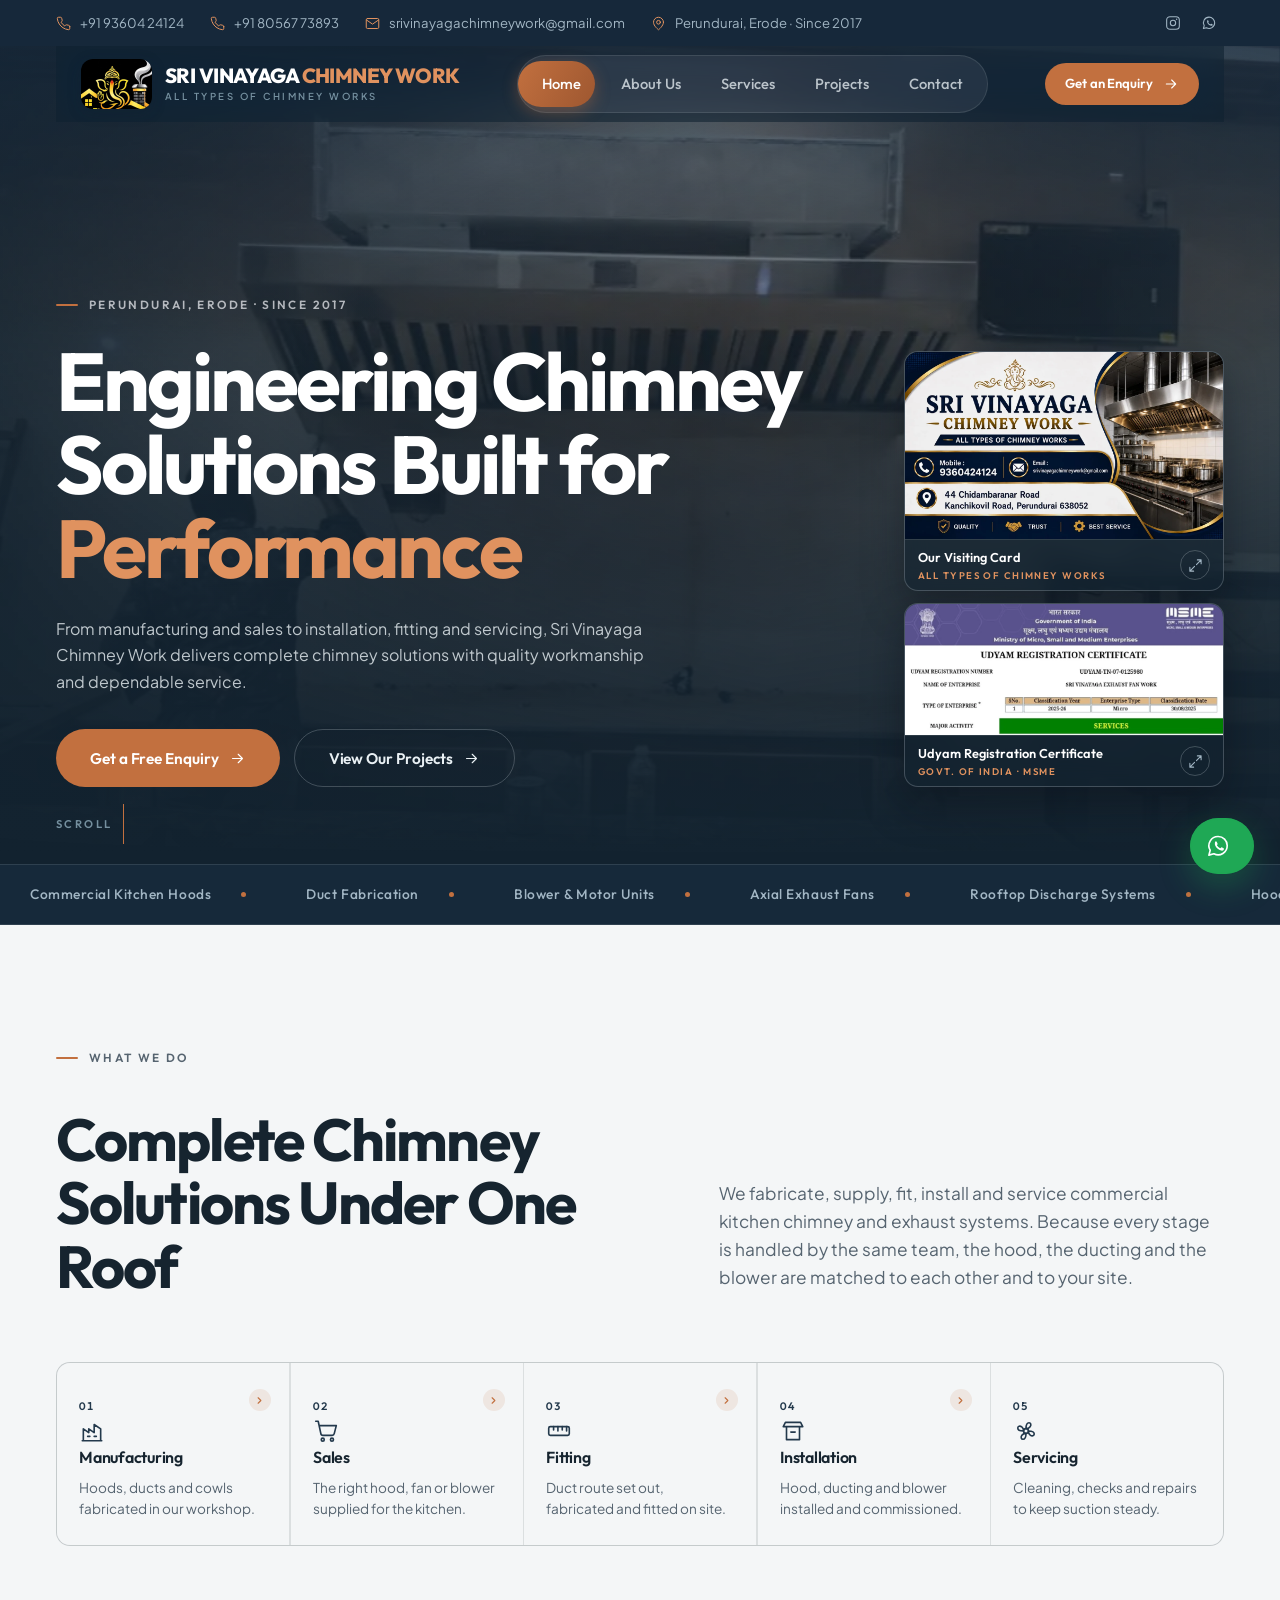
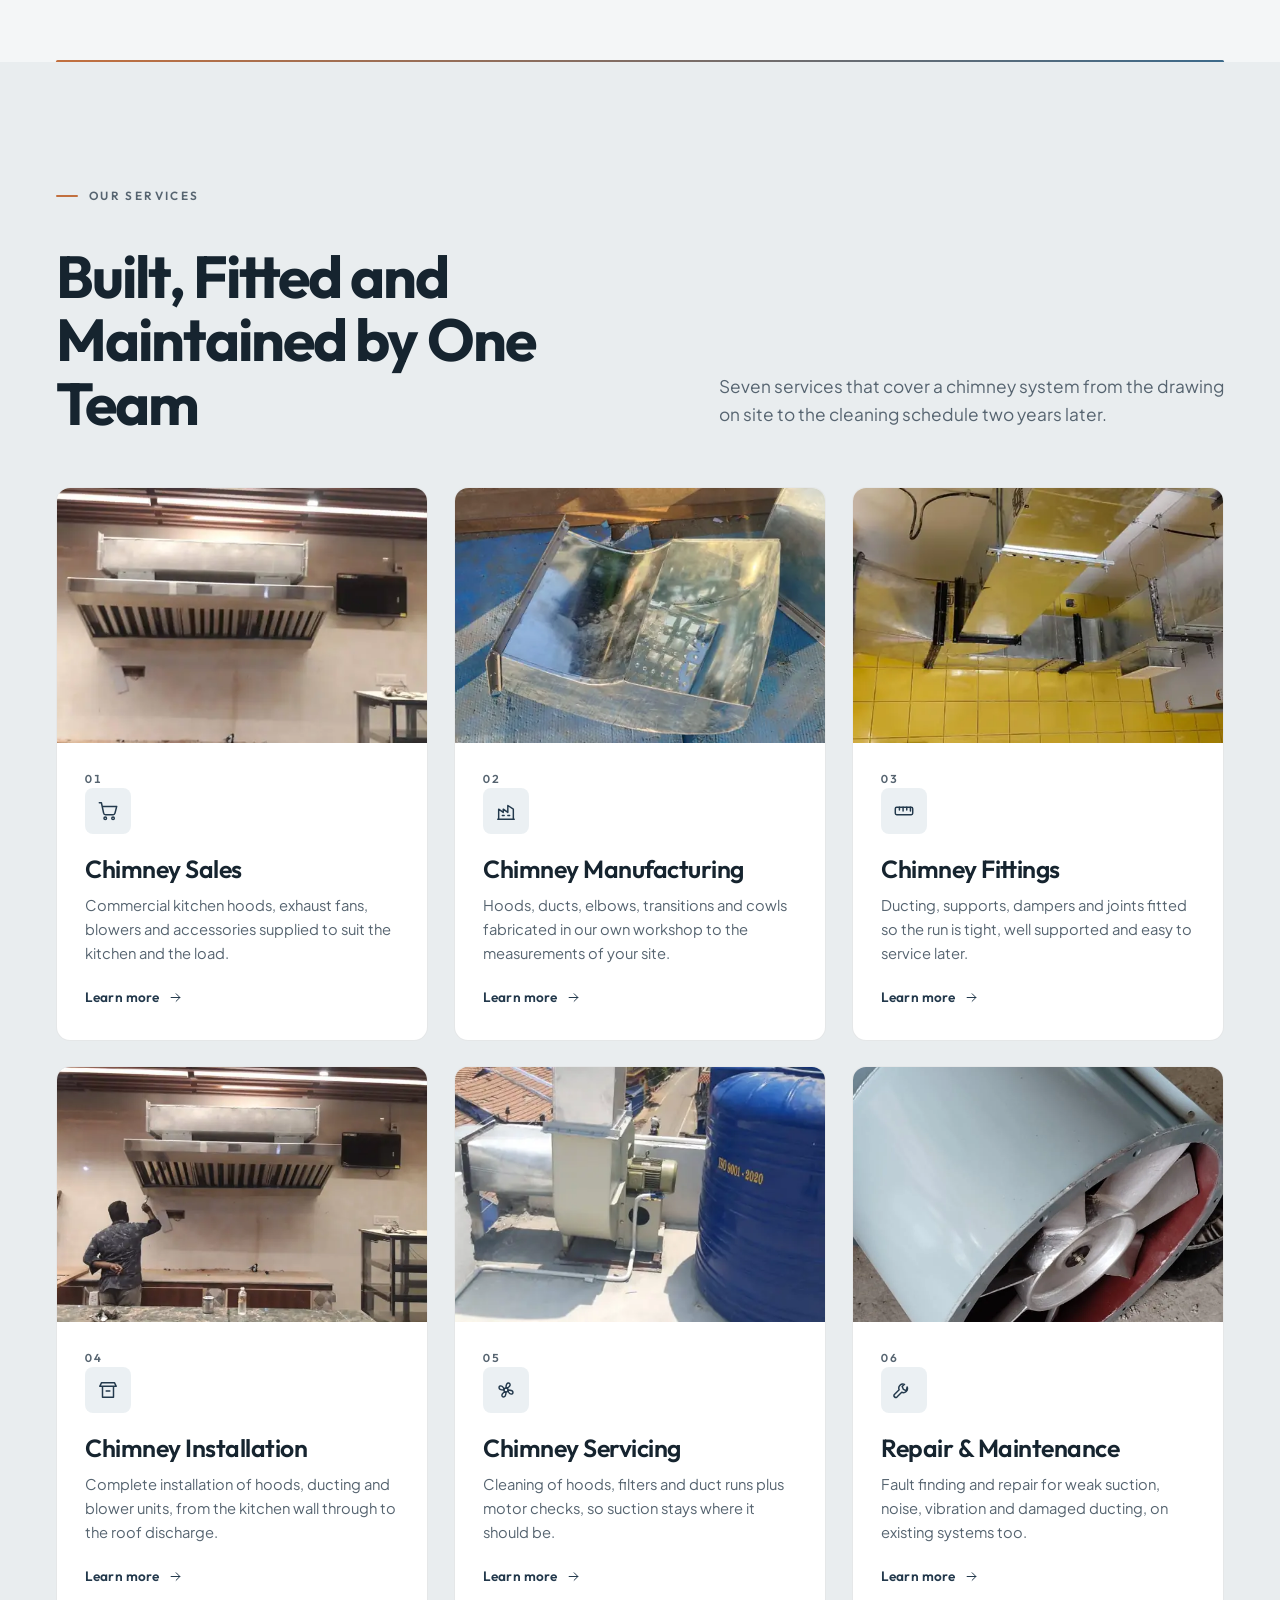
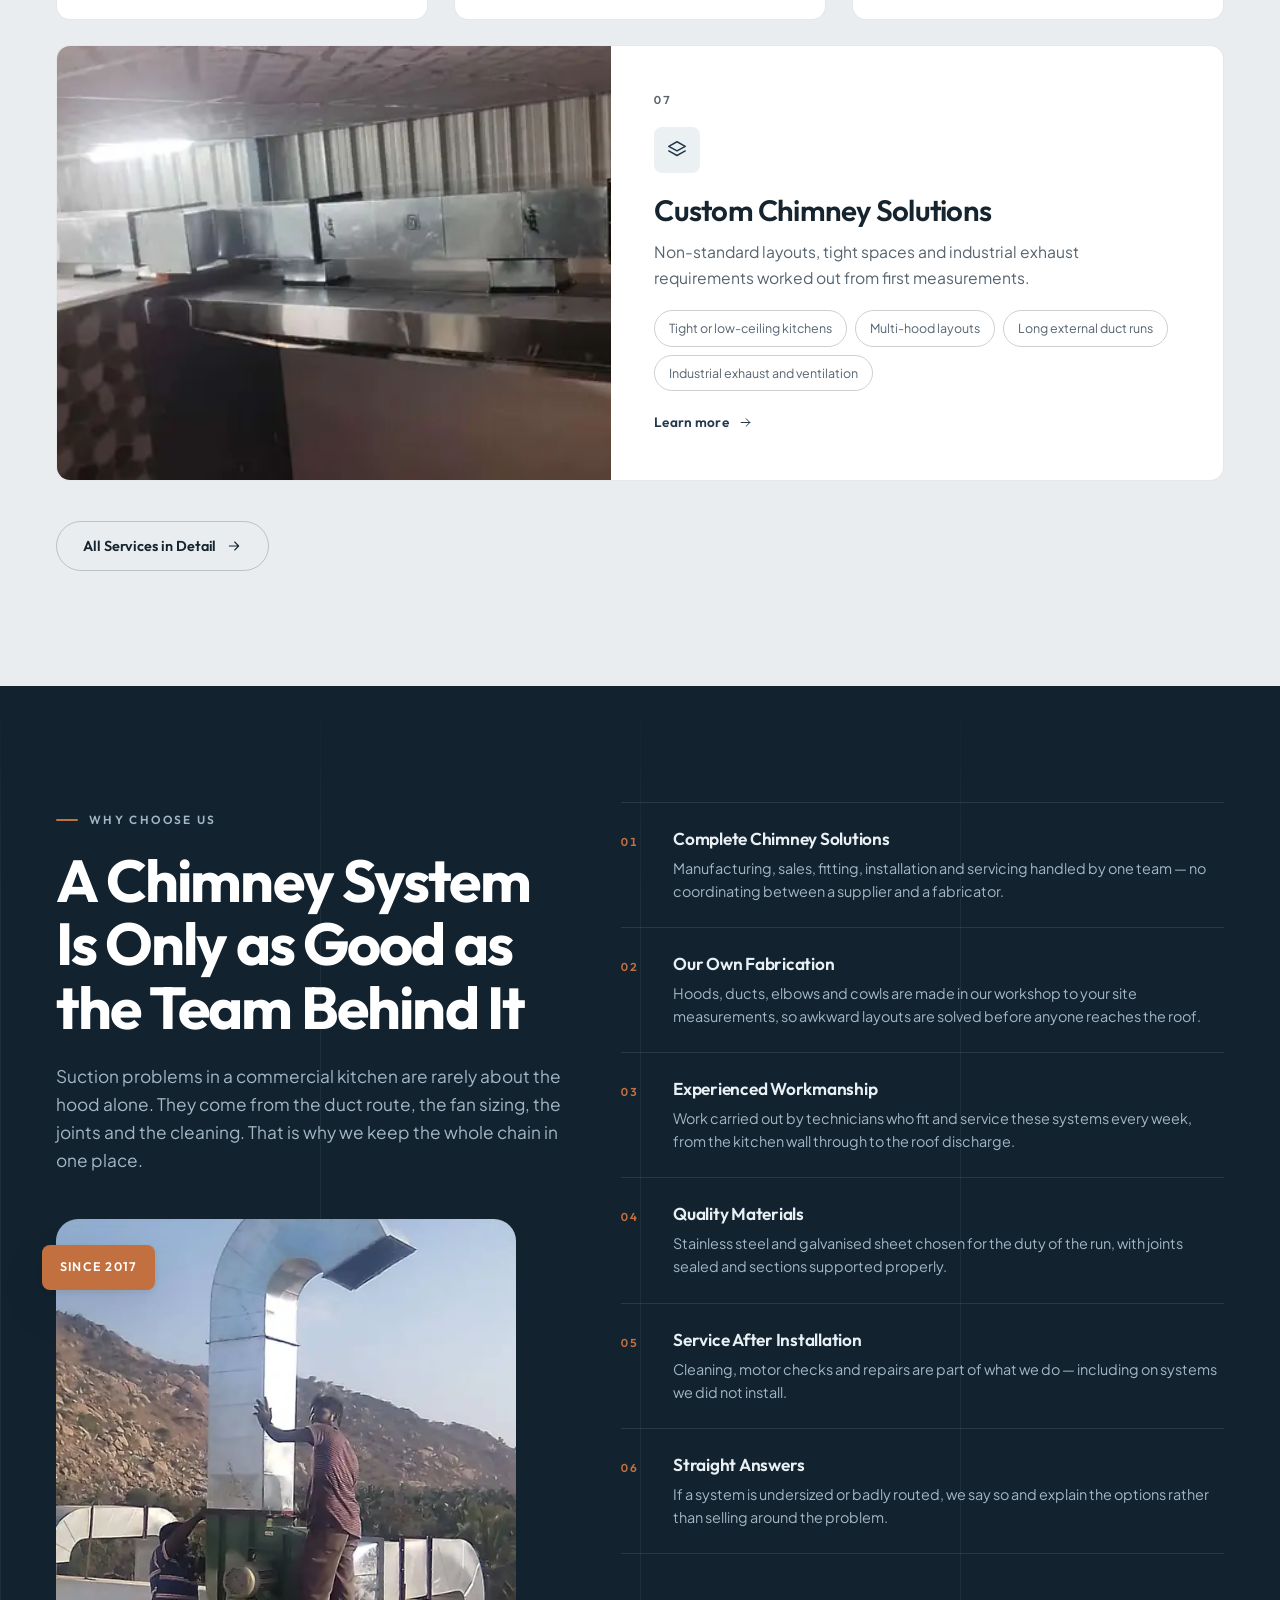
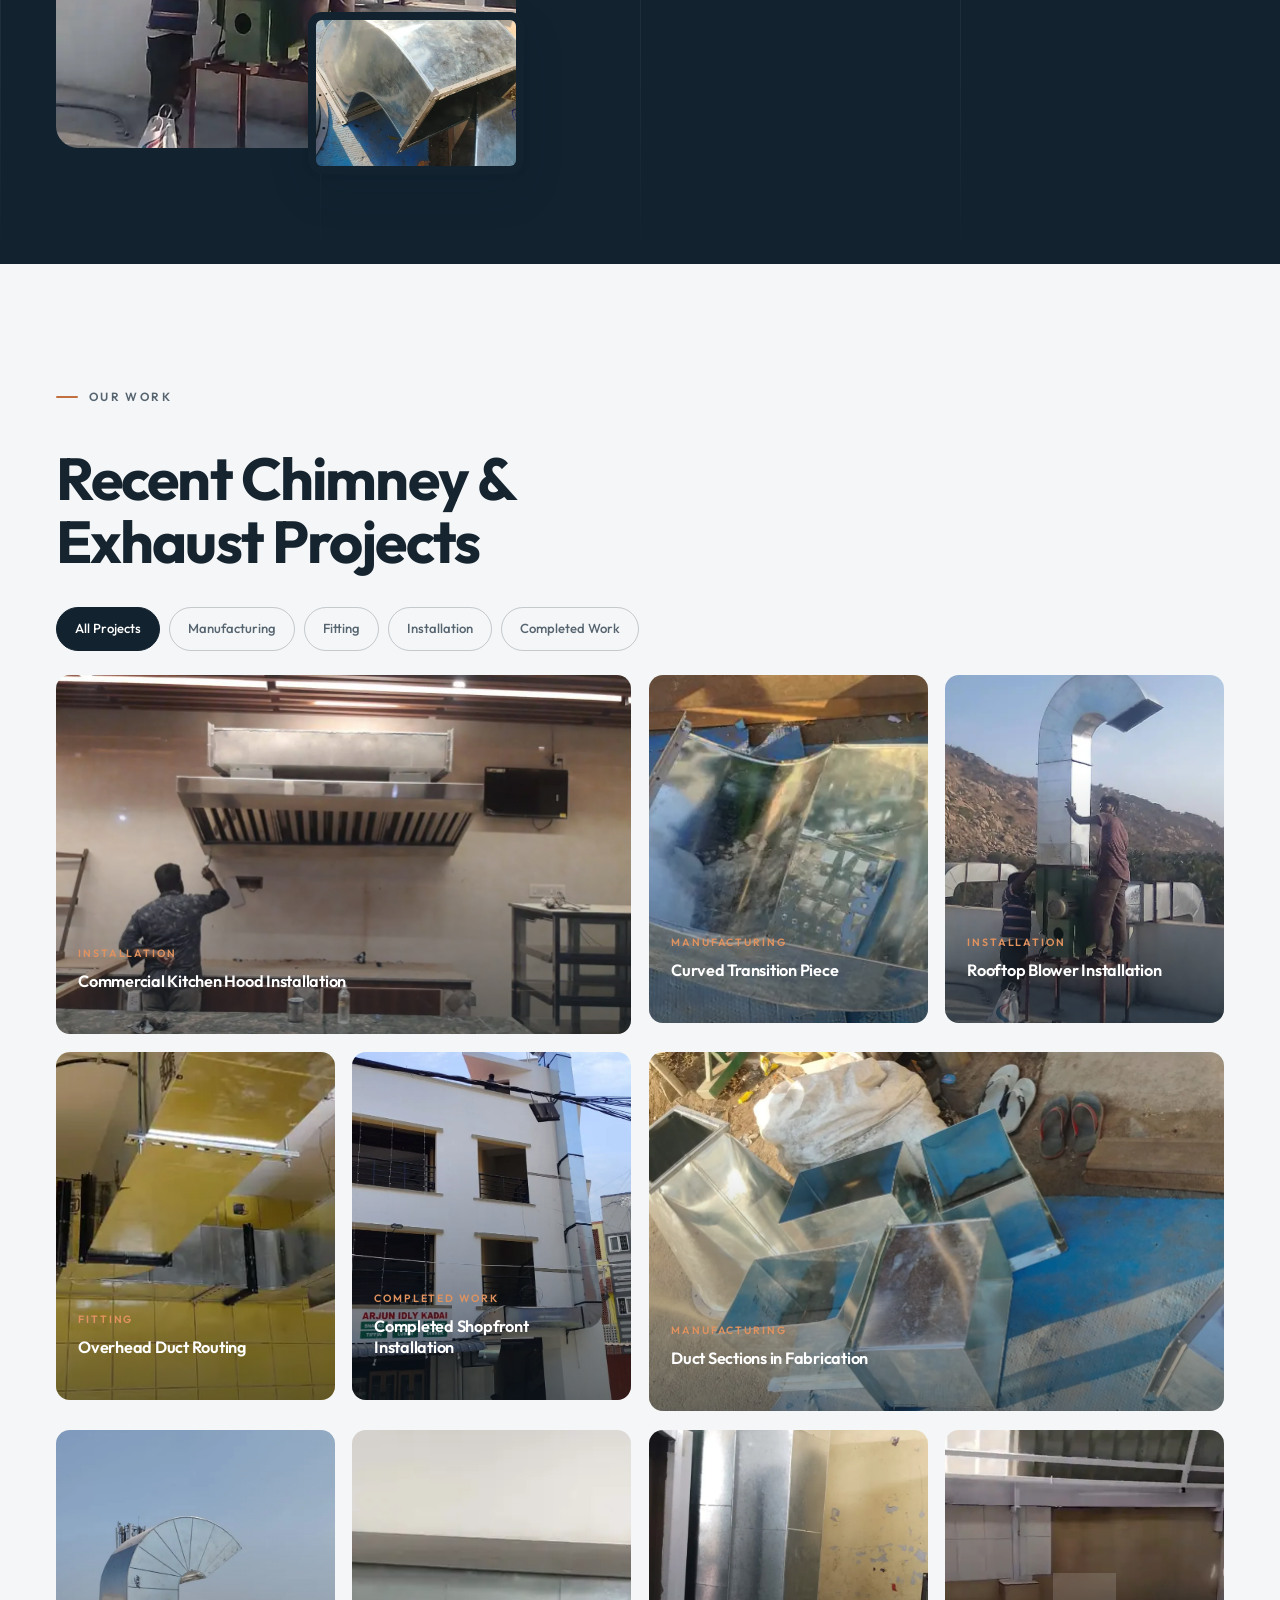
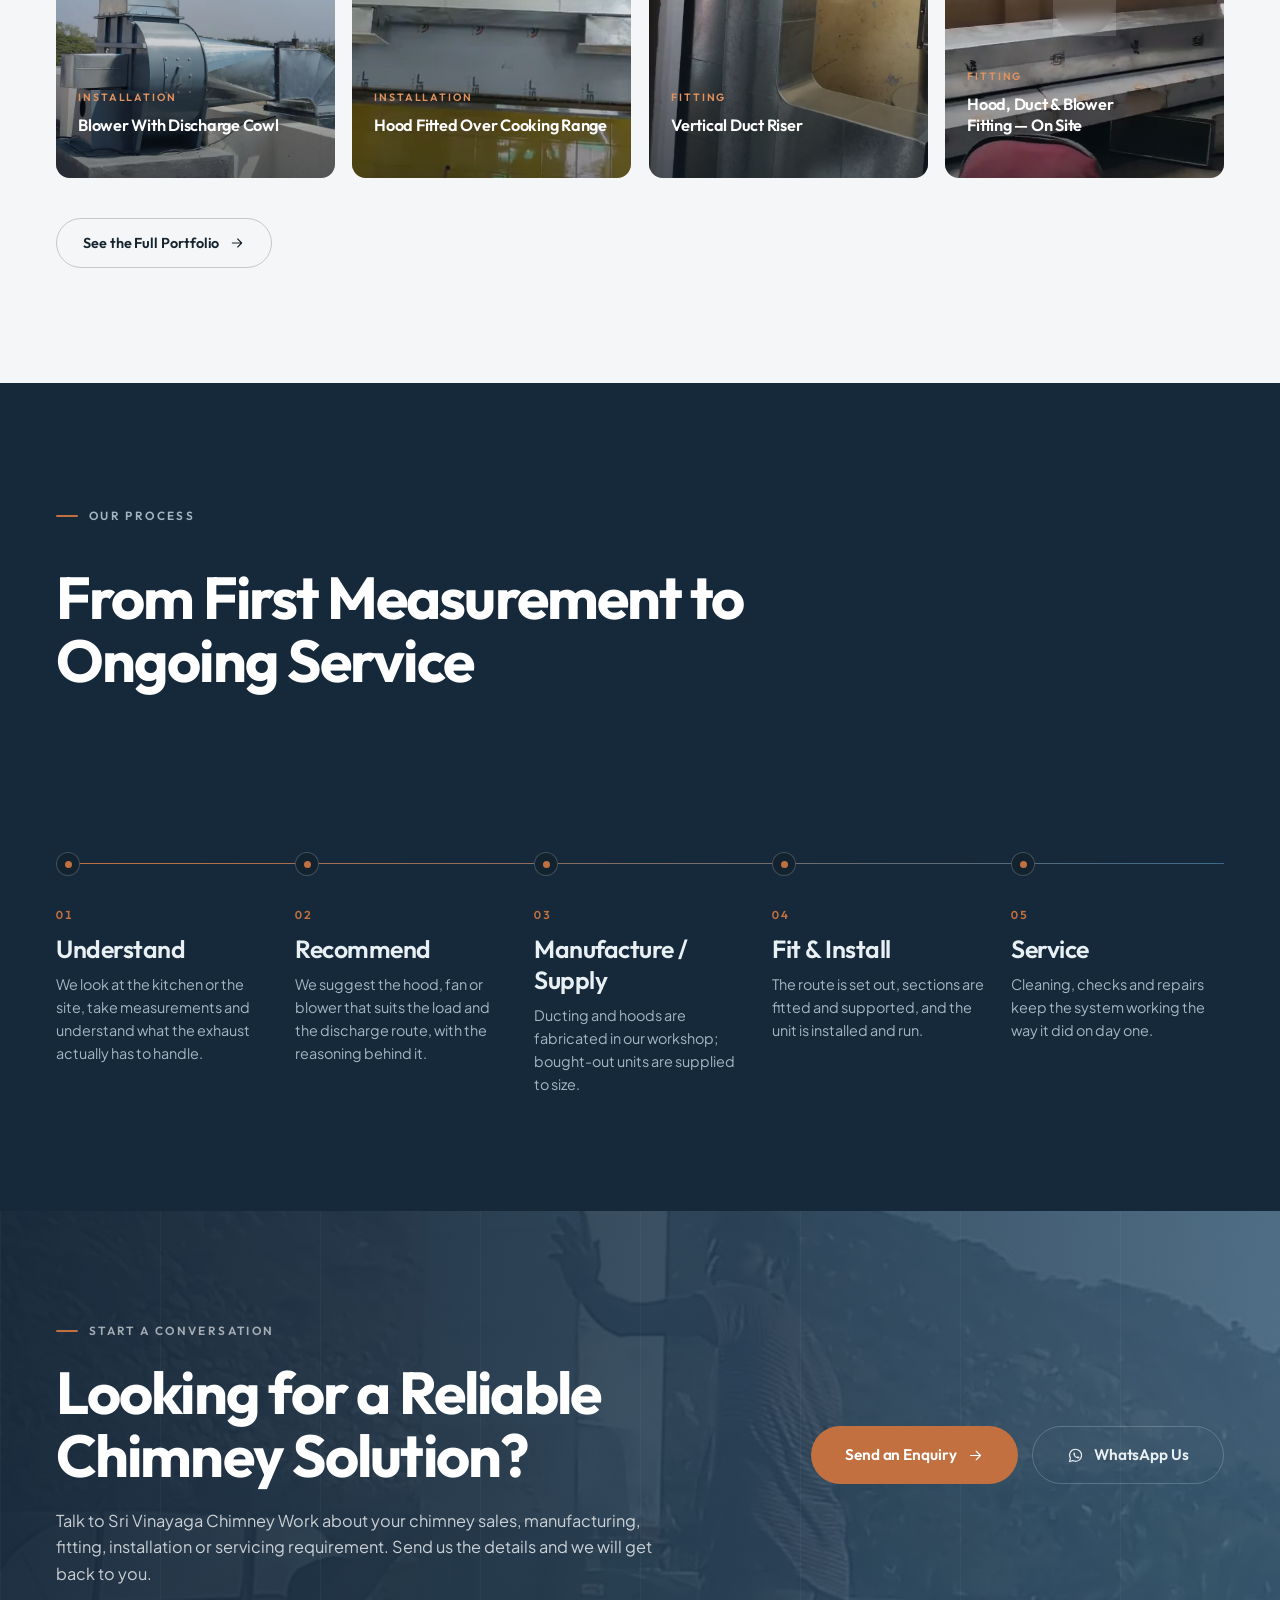
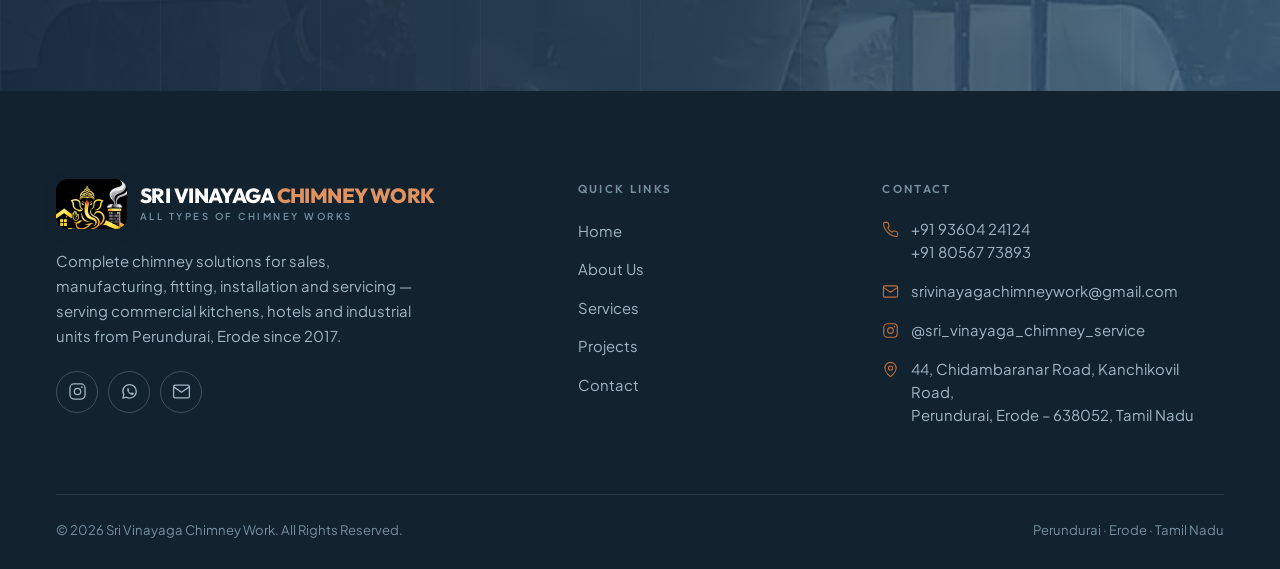
<file: index.html>
<!DOCTYPE html>
<html lang="en">
<head>
<meta charset="utf-8">
<meta name="viewport" content="width=device-width, initial-scale=1">
<title>Sri Vinayaga Chimney Work | Commercial Kitchen Chimney Sales, Manufacturing & Service — Perundurai, Erode</title>
<meta name="description" content="Sri Vinayaga Chimney Work provides complete chimney solutions in Perundurai, Erode — kitchen chimney sales, manufacturing, fittings, installation, servicing, repair and custom exhaust work since 2017.">
<meta name="theme-color" content="#0B0E13">
<meta property="og:title" content="Sri Vinayaga Chimney Work | Commercial Kitchen Chimney Sales, Manufacturing & Service — Perundurai, Erode">
<meta property="og:description" content="Sri Vinayaga Chimney Work provides complete chimney solutions in Perundurai, Erode — kitchen chimney sales, manufacturing, fittings, installation, servicing, repair and custom exhaust work since 2017.">
<meta property="og:type" content="website">
<meta property="og:image" content="assets/img/hood-install-commercial-kitchen.webp">
<link rel="icon" href="assets/img/favicon.png" type="image/png">
<link rel="apple-touch-icon" href="assets/img/favicon.png">
<link rel="preload" as="font" type="font/woff2" href="assets/fonts/outfit-latin-700-normal.woff2" crossorigin>
<link rel="preload" as="font" type="font/woff2" href="assets/fonts/plus-jakarta-sans-latin-400-normal.woff2" crossorigin>
<link rel="stylesheet" href="assets/css/fonts.css">
<link rel="stylesheet" href="assets/css/base.css">
<link rel="stylesheet" href="assets/css/components.css">
<link rel="stylesheet" href="assets/css/sections.css">
<link rel="preload" as="image" href="assets/img/hood-install-commercial-kitchen.webp">
</head>
<body>
<a class="skip-link" href="#main">Skip to content</a>
<div class="progress" aria-hidden="true"></div>

<div class="site-top">
  <div class="topbar">
    <div class="shell topbar__inner">
      <div class="topbar__list">
        <a class="topbar__item" href="tel:+919360424124"><svg width="15" height="15" viewBox="0 0 24 24" fill="none" stroke="currentColor" stroke-width="1.6" stroke-linecap="round" stroke-linejoin="round" aria-hidden="true"><path d="M22 16.9v3a2 2 0 0 1-2.2 2 19.8 19.8 0 0 1-8.6-3.1 19.5 19.5 0 0 1-6-6A19.8 19.8 0 0 1 2.1 4.2 2 2 0 0 1 4.1 2h3a2 2 0 0 1 2 1.7c.1 1 .4 1.9.7 2.8a2 2 0 0 1-.5 2.1L8.1 9.9a16 16 0 0 0 6 6l1.3-1.2a2 2 0 0 1 2.1-.5c.9.3 1.8.6 2.8.7a2 2 0 0 1 1.7 2z"/></svg> +91 93604 24124</a><a class="topbar__item topbar__item--hide" href="tel:+918056773893"><svg width="15" height="15" viewBox="0 0 24 24" fill="none" stroke="currentColor" stroke-width="1.6" stroke-linecap="round" stroke-linejoin="round" aria-hidden="true"><path d="M22 16.9v3a2 2 0 0 1-2.2 2 19.8 19.8 0 0 1-8.6-3.1 19.5 19.5 0 0 1-6-6A19.8 19.8 0 0 1 2.1 4.2 2 2 0 0 1 4.1 2h3a2 2 0 0 1 2 1.7c.1 1 .4 1.9.7 2.8a2 2 0 0 1-.5 2.1L8.1 9.9a16 16 0 0 0 6 6l1.3-1.2a2 2 0 0 1 2.1-.5c.9.3 1.8.6 2.8.7a2 2 0 0 1 1.7 2z"/></svg> +91 80567 73893</a>
        <a class="topbar__item topbar__item--hide" href="mailto:srivinayagachimneywork@gmail.com"><svg width="15" height="15" viewBox="0 0 24 24" fill="none" stroke="currentColor" stroke-width="1.6" stroke-linecap="round" stroke-linejoin="round" aria-hidden="true"><rect x="2" y="4" width="20" height="16" rx="2"/><path d="m2.5 6.5 9.5 6.5 9.5-6.5"/></svg> srivinayagachimneywork@gmail.com</a>
        <span class="topbar__item topbar__item--hide"><svg width="15" height="15" viewBox="0 0 24 24" fill="none" stroke="currentColor" stroke-width="1.6" stroke-linecap="round" stroke-linejoin="round" aria-hidden="true"><path d="M20 10c0 6-8 12-8 12s-8-6-8-12a8 8 0 0 1 16 0z"/><circle cx="12" cy="10" r="3"/></svg> Perundurai, Erode &middot; Since 2017</span>
      </div>
      <div class="topbar__social">
        <a href="https://www.instagram.com/sri_vinayaga_chimney_service" target="_blank" rel="noopener" aria-label="Instagram"><svg width="16" height="16" viewBox="0 0 24 24" fill="none" stroke="currentColor" stroke-width="1.6" stroke-linecap="round" stroke-linejoin="round" aria-hidden="true"><rect x="2.5" y="2.5" width="19" height="19" rx="5"/><circle cx="12" cy="12" r="4"/><circle cx="17.5" cy="6.5" r="1.1" fill="currentColor" stroke="none"/></svg></a>
        <a href="https://wa.me/919360424124?text=Hello%20Sri%20Vinayaga%20Chimney%20Work%2C%20I%20would%20like%20to%20enquire%20about%20your%20chimney%20services." target="_blank" rel="noopener" aria-label="WhatsApp"><svg width="16" height="16" viewBox="0 0 24 24" fill="none" stroke="currentColor" stroke-width="1.6" stroke-linecap="round" stroke-linejoin="round" aria-hidden="true"><path d="M20.5 11.6A8.4 8.4 0 0 0 12.1 3.2 8.4 8.4 0 0 0 4.8 15.9L3.6 20.4l4.6-1.2a8.4 8.4 0 0 0 12.3-7.6z"/><path d="M9.2 8.3c.2-.5.4-.5.6-.5h.5c.2 0 .4 0 .6.5l.7 1.7c.1.2 0 .4-.1.5l-.4.5c-.1.2-.2.3 0 .6a6 6 0 0 0 2.8 2.4c.3.1.4 0 .6-.1l.5-.6c.2-.2.3-.2.5-.1l1.6.8c.2.1.4.2.4.4 0 .2 0 .9-.3 1.2-.3.4-1 .7-1.5.7a7 7 0 0 1-4-1.8 8.4 8.4 0 0 1-2.4-3.3c-.3-.7-.3-1.5-.1-2z" fill="currentColor" stroke="none"/></svg></a>
      </div>
    </div>
  </div>

  <header class="site-header">
    <div class="shell">
      <div class="site-header__bar">
        <a class="brand" href="index.html" aria-label="Sri Vinayaga Chimney Work — home">
  <img class="brand__mark" src="assets/img/logo-mark.png" srcset="assets/img/logo-mark.png 1x, assets/img/logo-mark@2x.png 2x" width="284" height="200" alt="" aria-hidden="true">
  <span class="brand__text">
    <span class="brand__name">Sri Vinayaga <span class="alt">Chimney Work</span></span>
    <span class="brand__tag">All Types of Chimney Works</span>
  </span>
</a>
        <nav class="nav" aria-label="Primary">
          <span class="nav__pill" aria-hidden="true"></span>
          <a class="nav__link is-active" href="index.html" aria-current="page">Home</a><a class="nav__link" href="about.html">About Us</a><a class="nav__link" href="services.html">Services</a><a class="nav__link" href="projects.html">Projects</a><a class="nav__link" href="contact.html">Contact</a>
        </nav>
        <div class="header__actions">
          <a class="btn btn--primary btn--sm header__cta" href="contact.html">Get an Enquiry <svg width="16" height="16" viewBox="0 0 24 24" fill="none" stroke="currentColor" stroke-width="1.6" stroke-linecap="round" stroke-linejoin="round" aria-hidden="true"><path d="M5 12h14M13 6l6 6-6 6"/></svg></a>
          <button class="nav-toggle" type="button" data-nav-toggle aria-expanded="false" aria-controls="mobile-nav" aria-label="Open menu">
            <span></span><span></span>
          </button>
        </div>
      </div>
    </div>
  </header>
</div>

<div class="mobile-nav" id="mobile-nav" aria-hidden="true">
  <ul class="mobile-nav__list"><li class="mobile-nav__item"><a class="mobile-nav__link is-active" style="--i:0" href="index.html"><span class="num">01</span>Home</a></li><li class="mobile-nav__item"><a class="mobile-nav__link" style="--i:1" href="about.html"><span class="num">02</span>About Us</a></li><li class="mobile-nav__item"><a class="mobile-nav__link" style="--i:2" href="services.html"><span class="num">03</span>Services</a></li><li class="mobile-nav__item"><a class="mobile-nav__link" style="--i:3" href="projects.html"><span class="num">04</span>Projects</a></li><li class="mobile-nav__item"><a class="mobile-nav__link" style="--i:4" href="contact.html"><span class="num">05</span>Contact</a></li></ul>
  <div class="mobile-nav__foot">
    <div class="btn-row">
      <a class="btn btn--primary" href="tel:+919360424124"><svg width="16" height="16" viewBox="0 0 24 24" fill="none" stroke="currentColor" stroke-width="1.6" stroke-linecap="round" stroke-linejoin="round" aria-hidden="true"><path d="M22 16.9v3a2 2 0 0 1-2.2 2 19.8 19.8 0 0 1-8.6-3.1 19.5 19.5 0 0 1-6-6A19.8 19.8 0 0 1 2.1 4.2 2 2 0 0 1 4.1 2h3a2 2 0 0 1 2 1.7c.1 1 .4 1.9.7 2.8a2 2 0 0 1-.5 2.1L8.1 9.9a16 16 0 0 0 6 6l1.3-1.2a2 2 0 0 1 2.1-.5c.9.3 1.8.6 2.8.7a2 2 0 0 1 1.7 2z"/></svg> Call Now</a>
      <a class="btn btn--wa btn--icon-static" href="https://wa.me/919360424124?text=Hello%20Sri%20Vinayaga%20Chimney%20Work%2C%20I%20would%20like%20to%20enquire%20about%20your%20chimney%20services." target="_blank" rel="noopener"><svg width="16" height="16" viewBox="0 0 24 24" fill="none" stroke="currentColor" stroke-width="1.6" stroke-linecap="round" stroke-linejoin="round" aria-hidden="true"><path d="M20.5 11.6A8.4 8.4 0 0 0 12.1 3.2 8.4 8.4 0 0 0 4.8 15.9L3.6 20.4l4.6-1.2a8.4 8.4 0 0 0 12.3-7.6z"/><path d="M9.2 8.3c.2-.5.4-.5.6-.5h.5c.2 0 .4 0 .6.5l.7 1.7c.1.2 0 .4-.1.5l-.4.5c-.1.2-.2.3 0 .6a6 6 0 0 0 2.8 2.4c.3.1.4 0 .6-.1l.5-.6c.2-.2.3-.2.5-.1l1.6.8c.2.1.4.2.4.4 0 .2 0 .9-.3 1.2-.3.4-1 .7-1.5.7a7 7 0 0 1-4-1.8 8.4 8.4 0 0 1-2.4-3.3c-.3-.7-.3-1.5-.1-2z" fill="currentColor" stroke="none"/></svg> WhatsApp</a>
    </div>
    <div class="mobile-nav__meta">
      44, Chidambaranar Road, Kanchikovil Road<br>Perundurai, Erode – 638052, Tamil Nadu<br>
      <a href="tel:+919360424124">+91 93604 24124</a> &middot; <a href="tel:+918056773893">+91 80567 73893</a><br>
      <a href="mailto:srivinayagachimneywork@gmail.com">srivinayagachimneywork@gmail.com</a>
    </div>
  </div>
</div>

<main id="main">

<section class="hero">
  <div class="hero__media" data-parallax><img src="assets/img/hood-install-commercial-kitchen.webp" srcset="assets/img/hood-install-commercial-kitchen-sm.webp 760w, assets/img/hood-install-commercial-kitchen.webp 1280w" sizes="100vw" width="1280" height="720" alt="Technician fitting a stainless steel exhaust hood in a commercial kitchen" loading="eager" fetchpriority="high" decoding="async" style="width:100%;height:100%;object-fit:cover"></div>
  <div class="shell hero__inner">
    <div class="hero__grid">
      <div class="hero__copy">
        <span class="eyebrow" style="color:rgba(237,239,243,.72)">Perundurai, Erode &middot; Since 2017</span>
        <h1 class="t-display hero__title" data-split="65">Engineering Chimney Solutions Built for <span class="accent">Performance</span></h1>
        <p class="hero__sub">From manufacturing and sales to installation, fitting and servicing, Sri Vinayaga Chimney Work delivers complete chimney solutions with quality workmanship and dependable service.</p>
        <div class="btn-row hero__actions">
          <a class="btn btn--primary btn--lg" href="contact.html">Get a Free Enquiry <svg width="17" height="17" viewBox="0 0 24 24" fill="none" stroke="currentColor" stroke-width="1.6" stroke-linecap="round" stroke-linejoin="round" aria-hidden="true"><path d="M5 12h14M13 6l6 6-6 6"/></svg></a>
          <a class="btn btn--ghost btn--lg" href="projects.html">View Our Projects <svg width="17" height="17" viewBox="0 0 24 24" fill="none" stroke="currentColor" stroke-width="1.6" stroke-linecap="round" stroke-linejoin="round" aria-hidden="true"><path d="M5 12h14M13 6l6 6-6 6"/></svg></a>
        </div>
      </div>
      <div class="hero__aside">
        <div class="cred">
          <button class="cred__card" type="button" data-lb-item
            data-full="assets/img/visiting-card.webp"
            data-title="Sri Vinayaga Chimney Work &mdash; Visiting Card"
            data-catlabel="Get in touch"
            aria-label="Visiting card &mdash; open larger view">
            <span class="cred__frame"><img src="assets/img/visiting-card.webp" width="1200" height="706" alt="Sri Vinayaga Chimney Work visiting card showing mobile number, email and workshop address" loading="eager" decoding="async"><span class="cred__sheen"></span></span>
            <span class="cred__foot"><span class="cred__t">Our Visiting Card<em>All types of chimney works</em></span><span class="cred__ico"><svg width="15" height="15" viewBox="0 0 24 24" fill="none" stroke="currentColor" stroke-width="1.7" stroke-linecap="round" stroke-linejoin="round" aria-hidden="true"><path d="M15 3h6v6M21 3l-7.5 7.5M9 21H3v-6M3 21l7.5-7.5"/></svg></span></span>
          </button>
          <button class="cred__card" type="button" data-lb-item
            data-full="assets/img/certificate.webp"
            data-title="Udyam Registration Certificate &mdash; Ministry of MSME, Government of India"
            data-catlabel="Registered business"
            aria-label="Udyam registration certificate &mdash; open larger view">
            <span class="cred__frame"><img src="assets/img/certificate-top.webp" width="900" height="371" alt="Udyam Registration Certificate issued by the Ministry of Micro, Small and Medium Enterprises, Government of India" loading="eager" decoding="async"><span class="cred__sheen"></span></span>
            <span class="cred__foot"><span class="cred__t">Udyam Registration Certificate<em>Govt. of India &middot; MSME</em></span><span class="cred__ico"><svg width="15" height="15" viewBox="0 0 24 24" fill="none" stroke="currentColor" stroke-width="1.7" stroke-linecap="round" stroke-linejoin="round" aria-hidden="true"><path d="M15 3h6v6M21 3l-7.5 7.5M9 21H3v-6M3 21l7.5-7.5"/></svg></span></span>
          </button>
        </div>
      <ul class="hero__panel">
        <li><span class="k">Established</span><span class="v count" data-count="2017">2000</span></li>
        <li><span class="k">Based in</span><span class="v">Perundurai, Erode</span></li>
        <li><span class="k">Scope</span><span class="v">Make &middot; Fit &middot; Service</span></li>
        <li><span class="k">Enquiries</span><span class="v">+91 93604 24124<br>+91 80567 73893</span></li>
      </ul>
      </div>
    </div>
  </div>
  <span class="hero__scroll">Scroll <i></i></span>
</section>

<div class="strip"><div class="strip__track"><span class="strip__item">Commercial Kitchen Hoods</span><span class="strip__item">Duct Fabrication</span><span class="strip__item">Blower &amp; Motor Units</span><span class="strip__item">Axial Exhaust Fans</span><span class="strip__item">Rooftop Discharge Systems</span><span class="strip__item">Hood Cleaning &amp; Servicing</span><span class="strip__item">Repair &amp; Maintenance</span><span class="strip__item">Custom Fabrication</span></div></div>

<section class="section">
  <div class="shell">
    <div class="sec-head sec-head--split">
      <div>
        <span class="eyebrow reveal">What we do</span>
        <h2 class="t-h1 reveal" data-split="45" style="--d:60ms;margin-top:20px">Complete Chimney Solutions Under One Roof</h2>
      </div>
      <p class="t-lead reveal" style="--d:120ms">We fabricate, supply, fit, install and service commercial kitchen chimney and exhaust systems. Because every stage is handled by the same team, the hood, the ducting and the blower are matched to each other and to your site.</p>
    </div>
    <div class="flow">
      <div class="flow__track" data-stagger="80"><div class="flow__step reveal">
  <span class="flow__n">01</span>
  <span class="flow__icon"><svg width="26" height="26" viewBox="0 0 24 24" fill="none" stroke="currentColor" stroke-width="1.5" stroke-linecap="round" stroke-linejoin="round" aria-hidden="true"><path d="M3 21h18M4 21V10l5 3.5V10l5 3.5V6l6 4v11"/><path d="M8 17h2M14 17h2"/></svg></span>
  <h3 class="flow__t">Manufacturing</h3>
  <p class="flow__d">Hoods, ducts and cowls fabricated in our workshop.</p>
  <span class="flow__arrow"><svg width="11" height="11" viewBox="0 0 24 24" fill="none" stroke="currentColor" stroke-width="2.4" stroke-linecap="round" stroke-linejoin="round" aria-hidden="true"><path d="M9 6l6 6-6 6"/></svg></span>
</div><div class="flow__step reveal">
  <span class="flow__n">02</span>
  <span class="flow__icon"><svg width="26" height="26" viewBox="0 0 24 24" fill="none" stroke="currentColor" stroke-width="1.5" stroke-linecap="round" stroke-linejoin="round" aria-hidden="true"><circle cx="9" cy="20" r="1.4"/><circle cx="17.5" cy="20" r="1.4"/><path d="M2.5 3h2.3l2.4 11.2A2 2 0 0 0 9.2 16h8.4a2 2 0 0 0 2-1.6L21.5 7H6"/></svg></span>
  <h3 class="flow__t">Sales</h3>
  <p class="flow__d">The right hood, fan or blower supplied for the kitchen.</p>
  <span class="flow__arrow"><svg width="11" height="11" viewBox="0 0 24 24" fill="none" stroke="currentColor" stroke-width="2.4" stroke-linecap="round" stroke-linejoin="round" aria-hidden="true"><path d="M9 6l6 6-6 6"/></svg></span>
</div><div class="flow__step reveal">
  <span class="flow__n">03</span>
  <span class="flow__icon"><svg width="26" height="26" viewBox="0 0 24 24" fill="none" stroke="currentColor" stroke-width="1.5" stroke-linecap="round" stroke-linejoin="round" aria-hidden="true"><rect x="2.5" y="8" width="19" height="8" rx="1.5"/><path d="M7 8v3M11 8v4M15 8v3M19 8v4"/></svg></span>
  <h3 class="flow__t">Fitting</h3>
  <p class="flow__d">Duct route set out, fabricated and fitted on site.</p>
  <span class="flow__arrow"><svg width="11" height="11" viewBox="0 0 24 24" fill="none" stroke="currentColor" stroke-width="2.4" stroke-linecap="round" stroke-linejoin="round" aria-hidden="true"><path d="M9 6l6 6-6 6"/></svg></span>
</div><div class="flow__step reveal">
  <span class="flow__n">04</span>
  <span class="flow__icon"><svg width="26" height="26" viewBox="0 0 24 24" fill="none" stroke="currentColor" stroke-width="1.5" stroke-linecap="round" stroke-linejoin="round" aria-hidden="true"><path d="M3 8h18M3 8l2-4h14l2 4M6 8v12M18 8v12M6 20h12"/><path d="M10 13h4"/></svg></span>
  <h3 class="flow__t">Installation</h3>
  <p class="flow__d">Hood, ducting and blower installed and commissioned.</p>
  <span class="flow__arrow"><svg width="11" height="11" viewBox="0 0 24 24" fill="none" stroke="currentColor" stroke-width="2.4" stroke-linecap="round" stroke-linejoin="round" aria-hidden="true"><path d="M9 6l6 6-6 6"/></svg></span>
</div><div class="flow__step reveal">
  <span class="flow__n">05</span>
  <span class="flow__icon"><svg width="26" height="26" viewBox="0 0 24 24" fill="none" stroke="currentColor" stroke-width="1.5" stroke-linecap="round" stroke-linejoin="round" aria-hidden="true"><circle cx="12" cy="12" r="2.2"/><path d="M12 9.8c0-3 .8-5.4 2.8-5.4 1.6 0 2.3 1.9 1 3.7-1 1.4-2.6 1.7-3.8 1.7zM14.2 12c3 0 5.4.8 5.4 2.8 0 1.6-1.9 2.3-3.7 1-1.4-1-1.7-2.6-1.7-3.8zM12 14.2c0 3-.8 5.4-2.8 5.4-1.6 0-2.3-1.9-1-3.7 1-1.4 2.6-1.7 3.8-1.7zM9.8 12c-3 0-5.4-.8-5.4-2.8 0-1.6 1.9-2.3 3.7-1 1.4 1 1.7 2.6 1.7 3.8z"/></svg></span>
  <h3 class="flow__t">Servicing</h3>
  <p class="flow__d">Cleaning, checks and repairs to keep suction steady.</p>
  <span class="flow__arrow"><svg width="11" height="11" viewBox="0 0 24 24" fill="none" stroke="currentColor" stroke-width="2.4" stroke-linecap="round" stroke-linejoin="round" aria-hidden="true"><path d="M9 6l6 6-6 6"/></svg></span>
</div></div>
    </div>
  </div>
</section>

<div class="shell"><div class="divider"></div></div>

<section class="section section--paper-2">
  <div class="shell">
    <div class="sec-head sec-head--split">
      <div>
        <span class="eyebrow reveal">Our services</span>
        <h2 class="t-h1 reveal" data-split="45" style="--d:60ms;margin-top:20px">Built, Fitted and Maintained by One Team</h2>
      </div>
      <p class="t-lead reveal" style="--d:120ms">Seven services that cover a chimney system from the drawing on site to the cleaning schedule two years later.</p>
    </div>
    <div class="grid" style="margin-top:clamp(36px,4vw,56px);grid-template-columns:repeat(auto-fit,minmax(min(100%,300px),1fr))" data-stagger="70">
      <article class="svc-card svc-card--media reveal">
  <div class="svc-card__media"><img src="assets/img/hood-restaurant-line.webp" srcset="assets/img/hood-restaurant-line-sm.webp 760w, assets/img/hood-restaurant-line.webp 1152w" sizes="(min-width:900px) 32vw, 92vw" width="1152" height="560" alt="Exhaust hood and duct installed over a restaurant cooking line" loading="lazy" decoding="async" style="width:100%;height:100%;object-fit:cover"></div>
  <div class="svc-card__body">
    <span class="svc-card__num">01</span>
    <span class="svc-card__icon"><svg width="22" height="22" viewBox="0 0 24 24" fill="none" stroke="currentColor" stroke-width="1.6" stroke-linecap="round" stroke-linejoin="round" aria-hidden="true"><circle cx="9" cy="20" r="1.4"/><circle cx="17.5" cy="20" r="1.4"/><path d="M2.5 3h2.3l2.4 11.2A2 2 0 0 0 9.2 16h8.4a2 2 0 0 0 2-1.6L21.5 7H6"/></svg></span>
    <h3 class="t-h3 svc-card__title">Chimney Sales</h3>
    <p class="svc-card__text">Commercial kitchen hoods, exhaust fans, blowers and accessories supplied to suit the kitchen and the load.</p>
    <a class="link-arrow svc-card__more" href="services.html#sales">Learn more <svg width="15" height="15" viewBox="0 0 24 24" fill="none" stroke="currentColor" stroke-width="1.6" stroke-linecap="round" stroke-linejoin="round" aria-hidden="true"><path d="M5 12h14M13 6l6 6-6 6"/></svg></a>
  </div>
</article><article class="svc-card svc-card--media reveal">
  <div class="svc-card__media"><img src="assets/img/workshop-curved-transition.webp" srcset="assets/img/workshop-curved-transition-sm.webp 760w, assets/img/workshop-curved-transition.webp 1599w" sizes="(min-width:900px) 32vw, 92vw" width="1599" height="720" alt="Curved sheet metal transition piece formed by hand in the workshop" loading="lazy" decoding="async" style="width:100%;height:100%;object-fit:cover"></div>
  <div class="svc-card__body">
    <span class="svc-card__num">02</span>
    <span class="svc-card__icon"><svg width="22" height="22" viewBox="0 0 24 24" fill="none" stroke="currentColor" stroke-width="1.6" stroke-linecap="round" stroke-linejoin="round" aria-hidden="true"><path d="M3 21h18M4 21V10l5 3.5V10l5 3.5V6l6 4v11"/><path d="M8 17h2M14 17h2"/></svg></span>
    <h3 class="t-h3 svc-card__title">Chimney Manufacturing</h3>
    <p class="svc-card__text">Hoods, ducts, elbows, transitions and cowls fabricated in our own workshop to the measurements of your site.</p>
    <a class="link-arrow svc-card__more" href="services.html#manufacturing">Learn more <svg width="15" height="15" viewBox="0 0 24 24" fill="none" stroke="currentColor" stroke-width="1.6" stroke-linecap="round" stroke-linejoin="round" aria-hidden="true"><path d="M5 12h14M13 6l6 6-6 6"/></svg></a>
  </div>
</article><article class="svc-card svc-card--media reveal">
  <div class="svc-card__media"><img src="assets/img/duct-routing-ceiling.webp" srcset="assets/img/duct-routing-ceiling-sm.webp 760w, assets/img/duct-routing-ceiling.webp 1280w" sizes="(min-width:900px) 32vw, 92vw" width="1280" height="576" alt="Galvanised ducting routed across a kitchen ceiling with support brackets" loading="lazy" decoding="async" style="width:100%;height:100%;object-fit:cover"></div>
  <div class="svc-card__body">
    <span class="svc-card__num">03</span>
    <span class="svc-card__icon"><svg width="22" height="22" viewBox="0 0 24 24" fill="none" stroke="currentColor" stroke-width="1.6" stroke-linecap="round" stroke-linejoin="round" aria-hidden="true"><rect x="2.5" y="8" width="19" height="8" rx="1.5"/><path d="M7 8v3M11 8v4M15 8v3M19 8v4"/></svg></span>
    <h3 class="t-h3 svc-card__title">Chimney Fittings</h3>
    <p class="svc-card__text">Ducting, supports, dampers and joints fitted so the run is tight, well supported and easy to service later.</p>
    <a class="link-arrow svc-card__more" href="services.html#fitting">Learn more <svg width="15" height="15" viewBox="0 0 24 24" fill="none" stroke="currentColor" stroke-width="1.6" stroke-linecap="round" stroke-linejoin="round" aria-hidden="true"><path d="M5 12h14M13 6l6 6-6 6"/></svg></a>
  </div>
</article><article class="svc-card svc-card--media reveal">
  <div class="svc-card__media"><img src="assets/img/hood-install-commercial-kitchen.webp" srcset="assets/img/hood-install-commercial-kitchen-sm.webp 760w, assets/img/hood-install-commercial-kitchen.webp 1280w" sizes="(min-width:900px) 32vw, 92vw" width="1280" height="720" alt="Technician fitting a stainless steel exhaust hood above a commercial kitchen counter" loading="lazy" decoding="async" style="width:100%;height:100%;object-fit:cover"></div>
  <div class="svc-card__body">
    <span class="svc-card__num">04</span>
    <span class="svc-card__icon"><svg width="22" height="22" viewBox="0 0 24 24" fill="none" stroke="currentColor" stroke-width="1.6" stroke-linecap="round" stroke-linejoin="round" aria-hidden="true"><path d="M3 8h18M3 8l2-4h14l2 4M6 8v12M18 8v12M6 20h12"/><path d="M10 13h4"/></svg></span>
    <h3 class="t-h3 svc-card__title">Chimney Installation</h3>
    <p class="svc-card__text">Complete installation of hoods, ducting and blower units, from the kitchen wall through to the roof discharge.</p>
    <a class="link-arrow svc-card__more" href="services.html#installation">Learn more <svg width="15" height="15" viewBox="0 0 24 24" fill="none" stroke="currentColor" stroke-width="1.6" stroke-linecap="round" stroke-linejoin="round" aria-hidden="true"><path d="M5 12h14M13 6l6 6-6 6"/></svg></a>
  </div>
</article><article class="svc-card svc-card--media reveal">
  <div class="svc-card__media"><img src="assets/img/rooftop-blower-motor-drive.webp" srcset="assets/img/rooftop-blower-motor-drive-sm.webp 760w, assets/img/rooftop-blower-motor-drive.webp 1152w" sizes="(min-width:900px) 32vw, 92vw" width="1152" height="560" alt="Rooftop blower unit with motor and belt drive beside a water tank" loading="lazy" decoding="async" style="width:100%;height:100%;object-fit:cover"></div>
  <div class="svc-card__body">
    <span class="svc-card__num">05</span>
    <span class="svc-card__icon"><svg width="22" height="22" viewBox="0 0 24 24" fill="none" stroke="currentColor" stroke-width="1.6" stroke-linecap="round" stroke-linejoin="round" aria-hidden="true"><circle cx="12" cy="12" r="2.2"/><path d="M12 9.8c0-3 .8-5.4 2.8-5.4 1.6 0 2.3 1.9 1 3.7-1 1.4-2.6 1.7-3.8 1.7zM14.2 12c3 0 5.4.8 5.4 2.8 0 1.6-1.9 2.3-3.7 1-1.4-1-1.7-2.6-1.7-3.8zM12 14.2c0 3-.8 5.4-2.8 5.4-1.6 0-2.3-1.9-1-3.7 1-1.4 2.6-1.7 3.8-1.7zM9.8 12c-3 0-5.4-.8-5.4-2.8 0-1.6 1.9-2.3 3.7-1 1.4 1 1.7 2.6 1.7 3.8z"/></svg></span>
    <h3 class="t-h3 svc-card__title">Chimney Servicing</h3>
    <p class="svc-card__text">Cleaning of hoods, filters and duct runs plus motor checks, so suction stays where it should be.</p>
    <a class="link-arrow svc-card__more" href="services.html#servicing">Learn more <svg width="15" height="15" viewBox="0 0 24 24" fill="none" stroke="currentColor" stroke-width="1.6" stroke-linecap="round" stroke-linejoin="round" aria-hidden="true"><path d="M5 12h14M13 6l6 6-6 6"/></svg></a>
  </div>
</article><article class="svc-card svc-card--media reveal">
  <div class="svc-card__media"><img src="assets/img/axial-fan-unit-workshop.webp" srcset="assets/img/axial-fan-unit-workshop-sm.webp 760w, assets/img/axial-fan-unit-workshop.webp 702w" sizes="(min-width:900px) 32vw, 92vw" width="702" height="1600" alt="Assembled axial flow exhaust fan unit before installation" loading="lazy" decoding="async" style="width:100%;height:100%;object-fit:cover"></div>
  <div class="svc-card__body">
    <span class="svc-card__num">06</span>
    <span class="svc-card__icon"><svg width="22" height="22" viewBox="0 0 24 24" fill="none" stroke="currentColor" stroke-width="1.6" stroke-linecap="round" stroke-linejoin="round" aria-hidden="true"><path d="M15.4 8.6a4.5 4.5 0 0 1-5.9 5.9l-5.2 5.2a2 2 0 0 1-2.8-2.8l5.2-5.2a4.5 4.5 0 0 1 5.9-5.9L10 8.2l1.4 3.2 3.2 1.4z"/></svg></span>
    <h3 class="t-h3 svc-card__title">Repair &amp; Maintenance</h3>
    <p class="svc-card__text">Fault finding and repair for weak suction, noise, vibration and damaged ducting, on existing systems too.</p>
    <a class="link-arrow svc-card__more" href="services.html#repair">Learn more <svg width="15" height="15" viewBox="0 0 24 24" fill="none" stroke="currentColor" stroke-width="1.6" stroke-linecap="round" stroke-linejoin="round" aria-hidden="true"><path d="M5 12h14M13 6l6 6-6 6"/></svg></a>
  </div>
</article><article class="svc-card svc-card--feature reveal">
  <div class="svc-card__inner">
    <div class="svc-card__media"><img src="assets/img/hood-duct-large-kitchen.webp" srcset="assets/img/hood-duct-large-kitchen-sm.webp 760w, assets/img/hood-duct-large-kitchen.webp 1280w" sizes="(min-width:780px) 45vw, 92vw" width="1280" height="576" alt="Kitchen hood joined to a round insulated duct running across the ceiling" loading="lazy" decoding="async" style="width:100%;height:100%;object-fit:cover"></div>
    <div class="svc-card__body">
      <span class="svc-card__num">07</span>
      <span class="svc-card__icon"><svg width="22" height="22" viewBox="0 0 24 24" fill="none" stroke="currentColor" stroke-width="1.6" stroke-linecap="round" stroke-linejoin="round" aria-hidden="true"><path d="m12 3 9 5-9 5-9-5 9-5z"/><path d="m3 13 9 5 9-5"/></svg></span>
      <h3 class="t-h3 svc-card__title">Custom Chimney Solutions</h3>
      <p class="svc-card__text">Non-standard layouts, tight spaces and industrial exhaust requirements worked out from first measurements.</p>
      <ul class="svc-card__tags"><li>Tight or low-ceiling kitchens</li><li>Multi-hood layouts</li><li>Long external duct runs</li><li>Industrial exhaust and ventilation</li></ul>
      <a class="link-arrow svc-card__more" href="services.html#custom">Learn more <svg width="15" height="15" viewBox="0 0 24 24" fill="none" stroke="currentColor" stroke-width="1.6" stroke-linecap="round" stroke-linejoin="round" aria-hidden="true"><path d="M5 12h14M13 6l6 6-6 6"/></svg></a>
    </div>
  </div>
</article>
    </div>
    <div class="btn-row reveal" style="margin-top:40px">
      <a class="btn btn--outline" href="services.html">All Services in Detail <svg width="16" height="16" viewBox="0 0 24 24" fill="none" stroke="currentColor" stroke-width="1.6" stroke-linecap="round" stroke-linejoin="round" aria-hidden="true"><path d="M5 12h14M13 6l6 6-6 6"/></svg></a>
    </div>
  </div>
</section>

<section class="section section--dark on-dark">
  <div class="grid-lines"></div>
  <div class="shell" style="position:relative;z-index:2">
    <div class="why">
      <div>
        <span class="eyebrow reveal">Why choose us</span>
        <h2 class="t-h1 reveal" data-split="45" style="--d:60ms;margin:20px 0 24px;color:#fff">A Chimney System Is Only as Good as the Team Behind It</h2>
        <p class="t-lead reveal" style="--d:100ms">Suction problems in a commercial kitchen are rarely about the hood alone. They come from the duct route, the fan sizing, the joints and the cleaning. That is why we keep the whole chain in one place.</p>
        <div class="stack-media reveal" style="--d:160ms;margin-top:44px;max-width:460px">
          <div class="stack-media__main"><img src="assets/img/rooftop-blower-install-team.webp" srcset="assets/img/rooftop-blower-install-team-sm.webp 760w, assets/img/rooftop-blower-install-team.webp 959w" sizes="(min-width:980px) 40vw, 92vw" width="959" height="1280" alt="Two technicians installing a rooftop blower unit and discharge duct" loading="lazy" decoding="async" style="width:100%;height:100%;object-fit:cover"></div>
          <div class="stack-media__inset stack-media__inset--dark"><img src="assets/img/workshop-elbow-fabrication.webp" srcset="assets/img/workshop-elbow-fabrication-sm.webp 760w, assets/img/workshop-elbow-fabrication.webp 720w" sizes="220px" width="720" height="1599" alt="Curved duct elbow being fabricated in the workshop" loading="lazy" decoding="async" style="width:100%;height:100%;object-fit:cover"></div>
          <span class="stack-media__badge">Since 2017</span>
        </div>
      </div>
      <div class="why__list" data-stagger="60"><div class="feat reveal">
  <span class="feat__num">01</span>
  <div><h3 class="t-h4 feat__title">Complete Chimney Solutions</h3><p class="feat__text">Manufacturing, sales, fitting, installation and servicing handled by one team — no coordinating between a supplier and a fabricator.</p></div>
</div><div class="feat reveal">
  <span class="feat__num">02</span>
  <div><h3 class="t-h4 feat__title">Our Own Fabrication</h3><p class="feat__text">Hoods, ducts, elbows and cowls are made in our workshop to your site measurements, so awkward layouts are solved before anyone reaches the roof.</p></div>
</div><div class="feat reveal">
  <span class="feat__num">03</span>
  <div><h3 class="t-h4 feat__title">Experienced Workmanship</h3><p class="feat__text">Work carried out by technicians who fit and service these systems every week, from the kitchen wall through to the roof discharge.</p></div>
</div><div class="feat reveal">
  <span class="feat__num">04</span>
  <div><h3 class="t-h4 feat__title">Quality Materials</h3><p class="feat__text">Stainless steel and galvanised sheet chosen for the duty of the run, with joints sealed and sections supported properly.</p></div>
</div><div class="feat reveal">
  <span class="feat__num">05</span>
  <div><h3 class="t-h4 feat__title">Service After Installation</h3><p class="feat__text">Cleaning, motor checks and repairs are part of what we do — including on systems we did not install.</p></div>
</div><div class="feat reveal">
  <span class="feat__num">06</span>
  <div><h3 class="t-h4 feat__title">Straight Answers</h3><p class="feat__text">If a system is undersized or badly routed, we say so and explain the options rather than selling around the problem.</p></div>
</div></div>
    </div>
  </div>
</section>

<section class="section">
  <div class="shell">
    <div class="sec-head sec-head--split">
      <div>
        <span class="eyebrow reveal">Our work</span>
        <h2 class="t-h1 reveal" data-split="45" style="--d:60ms;margin-top:20px">Recent Chimney &amp; Exhaust Projects</h2>
      </div>
      <p class="t-lead reveal" style="--d:120ms">Hoods, ducting, blowers and rooftop discharge systems photographed on our own sites and in our workshop.</p>
    </div>
    <div class="reveal" style="margin-top:34px"><div class="filters" data-filters role="group" aria-label="Filter projects"><button class="filter is-active" type="button" data-filter="all" aria-pressed="true">All Projects</button><button class="filter" type="button" data-filter="manufacturing" aria-pressed="false">Manufacturing</button><button class="filter" type="button" data-filter="fitting" aria-pressed="false">Fitting</button><button class="filter" type="button" data-filter="installation" aria-pressed="false">Installation</button><button class="filter" type="button" data-filter="completed" aria-pressed="false">Completed Work</button></div></div>
    <div class="gallery" data-gallery style="margin-top:24px"><a class="proj proj--wide" href="assets/img/hood-install-commercial-kitchen.webp" data-lb-item data-cat="installation"
   data-full="assets/img/hood-install-commercial-kitchen.webp" data-title="Commercial Kitchen Hood Installation" data-catlabel="Installation"
   aria-label="Commercial Kitchen Hood Installation — open larger view">
  <img src="assets/img/hood-install-commercial-kitchen.webp" srcset="assets/img/hood-install-commercial-kitchen-sm.webp 760w, assets/img/hood-install-commercial-kitchen.webp 1280w" sizes="(min-width:1100px) 60vw, 92vw" width="1280" height="720" alt="Technician fitting a stainless steel exhaust hood above a commercial kitchen counter" loading="lazy" decoding="async" style="width:100%;height:100%;object-fit:cover">
  <span class="proj__veil"></span>
  <span class="proj__body">
    <span class="proj__cat">Installation</span>
    <span class="proj__title">Commercial Kitchen Hood Installation</span>
    <span class="proj__view">View project <svg width="14" height="14" viewBox="0 0 24 24" fill="none" stroke="currentColor" stroke-width="1.6" stroke-linecap="round" stroke-linejoin="round" aria-hidden="true"><path d="M5 12h14M13 6l6 6-6 6"/></svg></span>
  </span>
</a><a class="proj" href="assets/img/workshop-curved-transition.webp" data-lb-item data-cat="manufacturing"
   data-full="assets/img/workshop-curved-transition.webp" data-title="Curved Transition Piece" data-catlabel="Manufacturing"
   aria-label="Curved Transition Piece — open larger view">
  <img src="assets/img/workshop-curved-transition.webp" srcset="assets/img/workshop-curved-transition-sm.webp 760w, assets/img/workshop-curved-transition.webp 1599w" sizes="(min-width:1100px) 30vw, (min-width:640px) 45vw, 92vw" width="1599" height="720" alt="Curved sheet metal transition piece formed by hand in the workshop" loading="lazy" decoding="async" style="width:100%;height:100%;object-fit:cover">
  <span class="proj__veil"></span>
  <span class="proj__body">
    <span class="proj__cat">Manufacturing</span>
    <span class="proj__title">Curved Transition Piece</span>
    <span class="proj__view">View project <svg width="14" height="14" viewBox="0 0 24 24" fill="none" stroke="currentColor" stroke-width="1.6" stroke-linecap="round" stroke-linejoin="round" aria-hidden="true"><path d="M5 12h14M13 6l6 6-6 6"/></svg></span>
  </span>
</a><a class="proj" href="assets/img/rooftop-blower-install-team.webp" data-lb-item data-cat="installation"
   data-full="assets/img/rooftop-blower-install-team.webp" data-title="Rooftop Blower Installation" data-catlabel="Installation"
   aria-label="Rooftop Blower Installation — open larger view">
  <img src="assets/img/rooftop-blower-install-team.webp" srcset="assets/img/rooftop-blower-install-team-sm.webp 760w, assets/img/rooftop-blower-install-team.webp 959w" sizes="(min-width:1100px) 30vw, (min-width:640px) 45vw, 92vw" width="959" height="1280" alt="Two technicians installing a rooftop blower and discharge duct" loading="lazy" decoding="async" style="width:100%;height:100%;object-fit:cover">
  <span class="proj__veil"></span>
  <span class="proj__body">
    <span class="proj__cat">Installation</span>
    <span class="proj__title">Rooftop Blower Installation</span>
    <span class="proj__view">View project <svg width="14" height="14" viewBox="0 0 24 24" fill="none" stroke="currentColor" stroke-width="1.6" stroke-linecap="round" stroke-linejoin="round" aria-hidden="true"><path d="M5 12h14M13 6l6 6-6 6"/></svg></span>
  </span>
</a><a class="proj" href="assets/img/duct-routing-ceiling.webp" data-lb-item data-cat="fitting"
   data-full="assets/img/duct-routing-ceiling.webp" data-title="Overhead Duct Routing" data-catlabel="Fitting"
   aria-label="Overhead Duct Routing — open larger view">
  <img src="assets/img/duct-routing-ceiling.webp" srcset="assets/img/duct-routing-ceiling-sm.webp 760w, assets/img/duct-routing-ceiling.webp 1280w" sizes="(min-width:1100px) 30vw, (min-width:640px) 45vw, 92vw" width="1280" height="576" alt="Galvanised ducting routed across a kitchen ceiling with support brackets" loading="lazy" decoding="async" style="width:100%;height:100%;object-fit:cover">
  <span class="proj__veil"></span>
  <span class="proj__body">
    <span class="proj__cat">Fitting</span>
    <span class="proj__title">Overhead Duct Routing</span>
    <span class="proj__view">View project <svg width="14" height="14" viewBox="0 0 24 24" fill="none" stroke="currentColor" stroke-width="1.6" stroke-linecap="round" stroke-linejoin="round" aria-hidden="true"><path d="M5 12h14M13 6l6 6-6 6"/></svg></span>
  </span>
</a><a class="proj" href="assets/img/completed-shopfront-duct.webp" data-lb-item data-cat="completed"
   data-full="assets/img/completed-shopfront-duct.webp" data-title="Completed Shopfront Installation" data-catlabel="Completed Work"
   aria-label="Completed Shopfront Installation — open larger view">
  <img src="assets/img/completed-shopfront-duct.webp" srcset="assets/img/completed-shopfront-duct-sm.webp 760w, assets/img/completed-shopfront-duct.webp 720w" sizes="(min-width:1100px) 30vw, (min-width:640px) 45vw, 92vw" width="720" height="1600" alt="Exterior duct rising along the front of a restaurant building" loading="lazy" decoding="async" style="width:100%;height:100%;object-fit:cover">
  <span class="proj__veil"></span>
  <span class="proj__body">
    <span class="proj__cat">Completed Work</span>
    <span class="proj__title">Completed Shopfront Installation</span>
    <span class="proj__view">View project <svg width="14" height="14" viewBox="0 0 24 24" fill="none" stroke="currentColor" stroke-width="1.6" stroke-linecap="round" stroke-linejoin="round" aria-hidden="true"><path d="M5 12h14M13 6l6 6-6 6"/></svg></span>
  </span>
</a><a class="proj proj--wide" href="assets/img/workshop-duct-sections.webp" data-lb-item data-cat="manufacturing"
   data-full="assets/img/workshop-duct-sections.webp" data-title="Duct Sections in Fabrication" data-catlabel="Manufacturing"
   aria-label="Duct Sections in Fabrication — open larger view">
  <img src="assets/img/workshop-duct-sections.webp" srcset="assets/img/workshop-duct-sections-sm.webp 760w, assets/img/workshop-duct-sections.webp 1599w" sizes="(min-width:1100px) 60vw, 92vw" width="1599" height="720" alt="Fabricated rectangular duct sections laid out in the workshop" loading="lazy" decoding="async" style="width:100%;height:100%;object-fit:cover">
  <span class="proj__veil"></span>
  <span class="proj__body">
    <span class="proj__cat">Manufacturing</span>
    <span class="proj__title">Duct Sections in Fabrication</span>
    <span class="proj__view">View project <svg width="14" height="14" viewBox="0 0 24 24" fill="none" stroke="currentColor" stroke-width="1.6" stroke-linecap="round" stroke-linejoin="round" aria-hidden="true"><path d="M5 12h14M13 6l6 6-6 6"/></svg></span>
  </span>
</a><a class="proj" href="assets/img/rooftop-blower-cowl.webp" data-lb-item data-cat="installation"
   data-full="assets/img/rooftop-blower-cowl.webp" data-title="Blower With Discharge Cowl" data-catlabel="Installation"
   aria-label="Blower With Discharge Cowl — open larger view">
  <img src="assets/img/rooftop-blower-cowl.webp" srcset="assets/img/rooftop-blower-cowl-sm.webp 760w, assets/img/rooftop-blower-cowl.webp 702w" sizes="(min-width:1100px) 30vw, (min-width:640px) 45vw, 92vw" width="702" height="1600" alt="Rooftop blower with fabricated discharge cowl and duct" loading="lazy" decoding="async" style="width:100%;height:100%;object-fit:cover">
  <span class="proj__veil"></span>
  <span class="proj__body">
    <span class="proj__cat">Installation</span>
    <span class="proj__title">Blower With Discharge Cowl</span>
    <span class="proj__view">View project <svg width="14" height="14" viewBox="0 0 24 24" fill="none" stroke="currentColor" stroke-width="1.6" stroke-linecap="round" stroke-linejoin="round" aria-hidden="true"><path d="M5 12h14M13 6l6 6-6 6"/></svg></span>
  </span>
</a><a class="proj" href="assets/img/hood-install-yellow-kitchen.webp" data-lb-item data-cat="installation"
   data-full="assets/img/hood-install-yellow-kitchen.webp" data-title="Hood Fitted Over Cooking Range" data-catlabel="Installation"
   aria-label="Hood Fitted Over Cooking Range — open larger view">
  <img src="assets/img/hood-install-yellow-kitchen.webp" srcset="assets/img/hood-install-yellow-kitchen-sm.webp 760w, assets/img/hood-install-yellow-kitchen.webp 1280w" sizes="(min-width:1100px) 30vw, (min-width:640px) 45vw, 92vw" width="1280" height="576" alt="Long stainless exhaust hood installed along a commercial kitchen wall" loading="lazy" decoding="async" style="width:100%;height:100%;object-fit:cover">
  <span class="proj__veil"></span>
  <span class="proj__body">
    <span class="proj__cat">Installation</span>
    <span class="proj__title">Hood Fitted Over Cooking Range</span>
    <span class="proj__view">View project <svg width="14" height="14" viewBox="0 0 24 24" fill="none" stroke="currentColor" stroke-width="1.6" stroke-linecap="round" stroke-linejoin="round" aria-hidden="true"><path d="M5 12h14M13 6l6 6-6 6"/></svg></span>
  </span>
</a><a class="proj" href="assets/img/duct-riser-indoor.webp" data-lb-item data-cat="fitting"
   data-full="assets/img/duct-riser-indoor.webp" data-title="Vertical Duct Riser" data-catlabel="Fitting"
   aria-label="Vertical Duct Riser — open larger view">
  <img src="assets/img/duct-riser-indoor.webp" srcset="assets/img/duct-riser-indoor-sm.webp 760w, assets/img/duct-riser-indoor.webp 720w" sizes="(min-width:1100px) 30vw, (min-width:640px) 45vw, 92vw" width="720" height="1599" alt="Vertical galvanised duct riser fitted in the corner of a kitchen" loading="lazy" decoding="async" style="width:100%;height:100%;object-fit:cover">
  <span class="proj__veil"></span>
  <span class="proj__body">
    <span class="proj__cat">Fitting</span>
    <span class="proj__title">Vertical Duct Riser</span>
    <span class="proj__view">View project <svg width="14" height="14" viewBox="0 0 24 24" fill="none" stroke="currentColor" stroke-width="1.6" stroke-linecap="round" stroke-linejoin="round" aria-hidden="true"><path d="M5 12h14M13 6l6 6-6 6"/></svg></span>
  </span>
</a><a class="proj" href="assets/img/video-fabrication.webp" data-lb-item data-cat="fitting"
   data-full="assets/img/video-fabrication.webp" data-title="Hood, Duct &amp; Blower Fitting — On Site" data-catlabel="Fitting" data-video="assets/video/fabrication-fitting.mp4"
   aria-label="Hood, Duct &amp;amp; Blower Fitting — On Site — open larger view">
  <img src="assets/img/video-fabrication.webp" srcset="assets/img/video-fabrication-sm.webp 760w, assets/img/video-fabrication.webp 540w" sizes="(min-width:1100px) 30vw, (min-width:640px) 45vw, 92vw" width="540" height="960" alt="Still from a video of hood, duct and blower fitting work in a hotel kitchen" loading="lazy" decoding="async" style="width:100%;height:100%;object-fit:cover">
  <span class="proj__veil"></span><span class="proj__play"><span><svg width="22" height="22" viewBox="0 0 24 24" fill="none" stroke="currentColor" stroke-width="1.6" stroke-linecap="round" stroke-linejoin="round" aria-hidden="true"><path d="M8 5.5v13l11-6.5z" fill="currentColor" stroke="none"/></svg></span></span>
  <span class="proj__body">
    <span class="proj__cat">Fitting</span>
    <span class="proj__title">Hood, Duct &amp; Blower Fitting — On Site</span>
    <span class="proj__view">Play video <svg width="14" height="14" viewBox="0 0 24 24" fill="none" stroke="currentColor" stroke-width="1.6" stroke-linecap="round" stroke-linejoin="round" aria-hidden="true"><path d="M5 12h14M13 6l6 6-6 6"/></svg></span>
  </span>
</a></div>
    <div class="btn-row reveal" style="margin-top:40px">
      <a class="btn btn--outline" href="projects.html">See the Full Portfolio <svg width="16" height="16" viewBox="0 0 24 24" fill="none" stroke="currentColor" stroke-width="1.6" stroke-linecap="round" stroke-linejoin="round" aria-hidden="true"><path d="M5 12h14M13 6l6 6-6 6"/></svg></a>
    </div>
  </div>
</section>

<section class="section section--dark-2 on-dark">
  <div class="shell">
    <div class="sec-head">
      <span class="eyebrow reveal">Our process</span>
      <h2 class="t-h1 reveal" data-split="45" style="--d:60ms;margin-top:20px;color:#fff">From First Measurement to Ongoing Service</h2>
      <p class="t-lead reveal" style="--d:120ms">Five steps we follow on every job, whether it is a single hood or a full kitchen exhaust system.</p>
    </div>
    <div class="process">
      <span class="process__line"></span>
      <div class="process__steps" data-stagger="90"><div class="process__step reveal">
  <span class="process__dot"><i></i></span>
  <span class="process__n">01</span>
  <h3 class="t-h3 process__t">Understand</h3>
  <p class="process__d">We look at the kitchen or the site, take measurements and understand what the exhaust actually has to handle.</p>
</div><div class="process__step reveal">
  <span class="process__dot"><i></i></span>
  <span class="process__n">02</span>
  <h3 class="t-h3 process__t">Recommend</h3>
  <p class="process__d">We suggest the hood, fan or blower that suits the load and the discharge route, with the reasoning behind it.</p>
</div><div class="process__step reveal">
  <span class="process__dot"><i></i></span>
  <span class="process__n">03</span>
  <h3 class="t-h3 process__t">Manufacture / Supply</h3>
  <p class="process__d">Ducting and hoods are fabricated in our workshop; bought-out units are supplied to size.</p>
</div><div class="process__step reveal">
  <span class="process__dot"><i></i></span>
  <span class="process__n">04</span>
  <h3 class="t-h3 process__t">Fit &amp; Install</h3>
  <p class="process__d">The route is set out, sections are fitted and supported, and the unit is installed and run.</p>
</div><div class="process__step reveal">
  <span class="process__dot"><i></i></span>
  <span class="process__n">05</span>
  <h3 class="t-h3 process__t">Service</h3>
  <p class="process__d">Cleaning, checks and repairs keep the system working the way it did on day one.</p>
</div></div>
    </div>
  </div>
</section>

<section class="cta-band">
  <div class="cta-band__bg"><img src="assets/img/rooftop-blower-install-team.webp" srcset="assets/img/rooftop-blower-install-team-sm.webp 760w, assets/img/rooftop-blower-install-team.webp 959w" sizes="100vw" width="959" height="1280" alt="Technicians installing a rooftop blower unit" loading="lazy" decoding="async" style="width:100%;height:100%;object-fit:cover"></div>
  <div class="cta-band__marks"></div>
  <div class="shell cta-band__inner">
    <div class="reveal">
      <span class="eyebrow" style="color:rgba(255,255,255,.6)">Start a conversation</span>
      <h2 class="t-h1" data-split="50" style="margin-top:20px">Looking for a Reliable Chimney Solution?</h2>
      <p>Talk to Sri Vinayaga Chimney Work about your chimney sales, manufacturing, fitting, installation or servicing requirement. Send us the details and we will get back to you.</p>
    </div>
    <div class="btn-row reveal" style="--d:120ms">
      <a class="btn btn--primary btn--lg" href="contact.html">Send an Enquiry <svg width="17" height="17" viewBox="0 0 24 24" fill="none" stroke="currentColor" stroke-width="1.6" stroke-linecap="round" stroke-linejoin="round" aria-hidden="true"><path d="M5 12h14M13 6l6 6-6 6"/></svg></a>
      <a class="btn btn--ghost btn--lg btn--icon-static" href="https://wa.me/919360424124?text=Hello%20Sri%20Vinayaga%20Chimney%20Work%2C%20I%20would%20like%20to%20enquire%20about%20your%20chimney%20services." target="_blank" rel="noopener"><svg width="17" height="17" viewBox="0 0 24 24" fill="none" stroke="currentColor" stroke-width="1.6" stroke-linecap="round" stroke-linejoin="round" aria-hidden="true"><path d="M20.5 11.6A8.4 8.4 0 0 0 12.1 3.2 8.4 8.4 0 0 0 4.8 15.9L3.6 20.4l4.6-1.2a8.4 8.4 0 0 0 12.3-7.6z"/><path d="M9.2 8.3c.2-.5.4-.5.6-.5h.5c.2 0 .4 0 .6.5l.7 1.7c.1.2 0 .4-.1.5l-.4.5c-.1.2-.2.3 0 .6a6 6 0 0 0 2.8 2.4c.3.1.4 0 .6-.1l.5-.6c.2-.2.3-.2.5-.1l1.6.8c.2.1.4.2.4.4 0 .2 0 .9-.3 1.2-.3.4-1 .7-1.5.7a7 7 0 0 1-4-1.8 8.4 8.4 0 0 1-2.4-3.3c-.3-.7-.3-1.5-.1-2z" fill="currentColor" stroke="none"/></svg> WhatsApp Us</a>
    </div>
  </div>
</section>
</main>
<footer class="site-footer">
  <div class="shell">
    <div class="site-footer__top">
      <div class="footer-brand">
        <a class="brand" href="index.html" aria-label="Sri Vinayaga Chimney Work — home">
  <img class="brand__mark" src="assets/img/logo-mark.png" srcset="assets/img/logo-mark.png 1x, assets/img/logo-mark@2x.png 2x" width="284" height="200" alt="" aria-hidden="true">
  <span class="brand__text">
    <span class="brand__name">Sri Vinayaga <span class="alt">Chimney Work</span></span>
    <span class="brand__tag">All Types of Chimney Works</span>
  </span>
</a>
        <p>Complete chimney solutions for sales, manufacturing, fitting, installation and servicing — serving commercial kitchens, hotels and industrial units from Perundurai, Erode since 2017.</p>
        <div class="socials">
          <a href="https://www.instagram.com/sri_vinayaga_chimney_service" target="_blank" rel="noopener" aria-label="Instagram"><svg width="19" height="19" viewBox="0 0 24 24" fill="none" stroke="currentColor" stroke-width="1.6" stroke-linecap="round" stroke-linejoin="round" aria-hidden="true"><rect x="2.5" y="2.5" width="19" height="19" rx="5"/><circle cx="12" cy="12" r="4"/><circle cx="17.5" cy="6.5" r="1.1" fill="currentColor" stroke="none"/></svg></a>
          <a href="https://wa.me/919360424124?text=Hello%20Sri%20Vinayaga%20Chimney%20Work%2C%20I%20would%20like%20to%20enquire%20about%20your%20chimney%20services." target="_blank" rel="noopener" aria-label="WhatsApp"><svg width="19" height="19" viewBox="0 0 24 24" fill="none" stroke="currentColor" stroke-width="1.6" stroke-linecap="round" stroke-linejoin="round" aria-hidden="true"><path d="M20.5 11.6A8.4 8.4 0 0 0 12.1 3.2 8.4 8.4 0 0 0 4.8 15.9L3.6 20.4l4.6-1.2a8.4 8.4 0 0 0 12.3-7.6z"/><path d="M9.2 8.3c.2-.5.4-.5.6-.5h.5c.2 0 .4 0 .6.5l.7 1.7c.1.2 0 .4-.1.5l-.4.5c-.1.2-.2.3 0 .6a6 6 0 0 0 2.8 2.4c.3.1.4 0 .6-.1l.5-.6c.2-.2.3-.2.5-.1l1.6.8c.2.1.4.2.4.4 0 .2 0 .9-.3 1.2-.3.4-1 .7-1.5.7a7 7 0 0 1-4-1.8 8.4 8.4 0 0 1-2.4-3.3c-.3-.7-.3-1.5-.1-2z" fill="currentColor" stroke="none"/></svg></a>
          <a href="mailto:srivinayagachimneywork@gmail.com" aria-label="Email"><svg width="19" height="19" viewBox="0 0 24 24" fill="none" stroke="currentColor" stroke-width="1.6" stroke-linecap="round" stroke-linejoin="round" aria-hidden="true"><rect x="2" y="4" width="20" height="16" rx="2"/><path d="m2.5 6.5 9.5 6.5 9.5-6.5"/></svg></a>
        </div>
      </div>
      <div>
        <h3 class="footer-col__h">Quick Links</h3>
        <ul class="footer-links"><li><a href="index.html">Home</a></li><li><a href="about.html">About Us</a></li><li><a href="services.html">Services</a></li><li><a href="projects.html">Projects</a></li><li><a href="contact.html">Contact</a></li></ul>
      </div>
      <div>
        <h3 class="footer-col__h">Contact</h3>
        <ul class="footer-contact">
          <li><svg width="17" height="17" viewBox="0 0 24 24" fill="none" stroke="currentColor" stroke-width="1.6" stroke-linecap="round" stroke-linejoin="round" aria-hidden="true"><path d="M22 16.9v3a2 2 0 0 1-2.2 2 19.8 19.8 0 0 1-8.6-3.1 19.5 19.5 0 0 1-6-6A19.8 19.8 0 0 1 2.1 4.2 2 2 0 0 1 4.1 2h3a2 2 0 0 1 2 1.7c.1 1 .4 1.9.7 2.8a2 2 0 0 1-.5 2.1L8.1 9.9a16 16 0 0 0 6 6l1.3-1.2a2 2 0 0 1 2.1-.5c.9.3 1.8.6 2.8.7a2 2 0 0 1 1.7 2z"/></svg><span><a href="tel:+919360424124">+91 93604 24124</a><br><a href="tel:+918056773893">+91 80567 73893</a></span></li>
          <li><svg width="17" height="17" viewBox="0 0 24 24" fill="none" stroke="currentColor" stroke-width="1.6" stroke-linecap="round" stroke-linejoin="round" aria-hidden="true"><rect x="2" y="4" width="20" height="16" rx="2"/><path d="m2.5 6.5 9.5 6.5 9.5-6.5"/></svg><span><a href="mailto:srivinayagachimneywork@gmail.com">srivinayagachimneywork@gmail.com</a></span></li>
          <li><svg width="17" height="17" viewBox="0 0 24 24" fill="none" stroke="currentColor" stroke-width="1.6" stroke-linecap="round" stroke-linejoin="round" aria-hidden="true"><rect x="2.5" y="2.5" width="19" height="19" rx="5"/><circle cx="12" cy="12" r="4"/><circle cx="17.5" cy="6.5" r="1.1" fill="currentColor" stroke="none"/></svg><span><a href="https://www.instagram.com/sri_vinayaga_chimney_service" target="_blank" rel="noopener">@sri_vinayaga_chimney_service</a></span></li>
          <li><svg width="17" height="17" viewBox="0 0 24 24" fill="none" stroke="currentColor" stroke-width="1.6" stroke-linecap="round" stroke-linejoin="round" aria-hidden="true"><path d="M20 10c0 6-8 12-8 12s-8-6-8-12a8 8 0 0 1 16 0z"/><circle cx="12" cy="10" r="3"/></svg><span>44, Chidambaranar Road, Kanchikovil Road,<br>Perundurai, Erode – 638052, Tamil Nadu</span></li>
        </ul>
        <div style="margin-top:6px"><ul class="footer-links" style="display:none"><li><a href="services.html">Chimney Sales</a></li><li><a href="services.html">Chimney Manufacturing</a></li><li><a href="services.html">Chimney Fitting</a></li><li><a href="services.html">Chimney Installation</a></li><li><a href="services.html">Chimney Servicing</a></li><li><a href="services.html">Repair &amp; Maintenance</a></li></ul></div>
      </div>
    </div>
    <div class="site-footer__bottom">
      <span>&copy; <span data-year>2026</span> Sri Vinayaga Chimney Work. All Rights Reserved.</span>
      <span>Perundurai &middot; Erode &middot; Tamil Nadu</span>
    </div>
  </div>
</footer>
<a class="wa-float btn--icon-static" href="https://wa.me/919360424124?text=Hello%20Sri%20Vinayaga%20Chimney%20Work%2C%20I%20would%20like%20to%20enquire%20about%20your%20chimney%20services." target="_blank" rel="noopener" aria-label="Chat on WhatsApp">
  <span class="wa-float__icon"><svg width="26" height="26" viewBox="0 0 24 24" fill="none" stroke="currentColor" stroke-width="1.5" stroke-linecap="round" stroke-linejoin="round" aria-hidden="true"><path d="M20.5 11.6A8.4 8.4 0 0 0 12.1 3.2 8.4 8.4 0 0 0 4.8 15.9L3.6 20.4l4.6-1.2a8.4 8.4 0 0 0 12.3-7.6z"/><path d="M9.2 8.3c.2-.5.4-.5.6-.5h.5c.2 0 .4 0 .6.5l.7 1.7c.1.2 0 .4-.1.5l-.4.5c-.1.2-.2.3 0 .6a6 6 0 0 0 2.8 2.4c.3.1.4 0 .6-.1l.5-.6c.2-.2.3-.2.5-.1l1.6.8c.2.1.4.2.4.4 0 .2 0 .9-.3 1.2-.3.4-1 .7-1.5.7a7 7 0 0 1-4-1.8 8.4 8.4 0 0 1-2.4-3.3c-.3-.7-.3-1.5-.1-2z" fill="currentColor" stroke="none"/></svg></span>
  <span class="wa-float__label">Chat on WhatsApp</span>
</a>
<nav class="mobile-bar" aria-label="Quick contact">
  <a href="tel:+919360424124"><svg width="17" height="17" viewBox="0 0 24 24" fill="none" stroke="currentColor" stroke-width="1.6" stroke-linecap="round" stroke-linejoin="round" aria-hidden="true"><path d="M22 16.9v3a2 2 0 0 1-2.2 2 19.8 19.8 0 0 1-8.6-3.1 19.5 19.5 0 0 1-6-6A19.8 19.8 0 0 1 2.1 4.2 2 2 0 0 1 4.1 2h3a2 2 0 0 1 2 1.7c.1 1 .4 1.9.7 2.8a2 2 0 0 1-.5 2.1L8.1 9.9a16 16 0 0 0 6 6l1.3-1.2a2 2 0 0 1 2.1-.5c.9.3 1.8.6 2.8.7a2 2 0 0 1 1.7 2z"/></svg> Call Now</a>
  <a class="mobile-bar__wa" href="https://wa.me/919360424124?text=Hello%20Sri%20Vinayaga%20Chimney%20Work%2C%20I%20would%20like%20to%20enquire%20about%20your%20chimney%20services." target="_blank" rel="noopener"><svg width="17" height="17" viewBox="0 0 24 24" fill="none" stroke="currentColor" stroke-width="1.6" stroke-linecap="round" stroke-linejoin="round" aria-hidden="true"><path d="M20.5 11.6A8.4 8.4 0 0 0 12.1 3.2 8.4 8.4 0 0 0 4.8 15.9L3.6 20.4l4.6-1.2a8.4 8.4 0 0 0 12.3-7.6z"/><path d="M9.2 8.3c.2-.5.4-.5.6-.5h.5c.2 0 .4 0 .6.5l.7 1.7c.1.2 0 .4-.1.5l-.4.5c-.1.2-.2.3 0 .6a6 6 0 0 0 2.8 2.4c.3.1.4 0 .6-.1l.5-.6c.2-.2.3-.2.5-.1l1.6.8c.2.1.4.2.4.4 0 .2 0 .9-.3 1.2-.3.4-1 .7-1.5.7a7 7 0 0 1-4-1.8 8.4 8.4 0 0 1-2.4-3.3c-.3-.7-.3-1.5-.1-2z" fill="currentColor" stroke="none"/></svg> WhatsApp</a>
</nav>
<div class="lightbox" data-lightbox aria-hidden="true" role="dialog" aria-modal="true" aria-label="Project viewer">
  <div class="lightbox__bar">
    <span data-lb-index>1 / 1</span>
    <button class="lb-btn" type="button" data-lb-close aria-label="Close"><svg width="18" height="18" viewBox="0 0 24 24" fill="none" stroke="currentColor" stroke-width="1.6" stroke-linecap="round" stroke-linejoin="round" aria-hidden="true"><path d="M6 6l12 12M18 6L6 18"/></svg></button>
  </div>
  <div class="lightbox__stage"></div>
  <div class="lightbox__foot">
    <div class="lightbox__meta">
      <span class="cat" data-lb-cat></span>
      <span class="ttl" data-lb-title></span>
    </div>
    <div class="lightbox__nav">
      <button class="lb-btn" type="button" data-lb-prev aria-label="Previous"><svg width="18" height="18" viewBox="0 0 24 24" fill="none" stroke="currentColor" stroke-width="1.6" stroke-linecap="round" stroke-linejoin="round" aria-hidden="true"><path d="M15 6l-6 6 6 6"/></svg></button>
      <button class="lb-btn" type="button" data-lb-next aria-label="Next"><svg width="18" height="18" viewBox="0 0 24 24" fill="none" stroke="currentColor" stroke-width="1.6" stroke-linecap="round" stroke-linejoin="round" aria-hidden="true"><path d="M9 6l6 6-6 6"/></svg></button>
    </div>
  </div>
</div>
<script type="application/ld+json">
{
  "@context": "https://schema.org",
  "@type": "LocalBusiness",
  "name": "Sri Vinayaga Chimney Work",
  "description": "Chimney sales, manufacturing, fitting, installation, servicing and repair for commercial kitchens and industrial units.",
  "foundingDate": "2017",
  "telephone": ["+919360424124", "+918056773893"],
  "email": "srivinayagachimneywork@gmail.com",
  "address": {
    "@type": "PostalAddress",
    "streetAddress": "44, Chidambaranar Road, Kanchikovil Road",
    "addressLocality": "Perundurai",
    "addressRegion": "Tamil Nadu",
    "postalCode": "638052",
    "addressCountry": "IN"
  },
  "sameAs": ["https://www.instagram.com/sri_vinayaga_chimney_service"]
}
</script>
<script src="assets/js/main.js" defer></script>
</body>
</html>
</file>
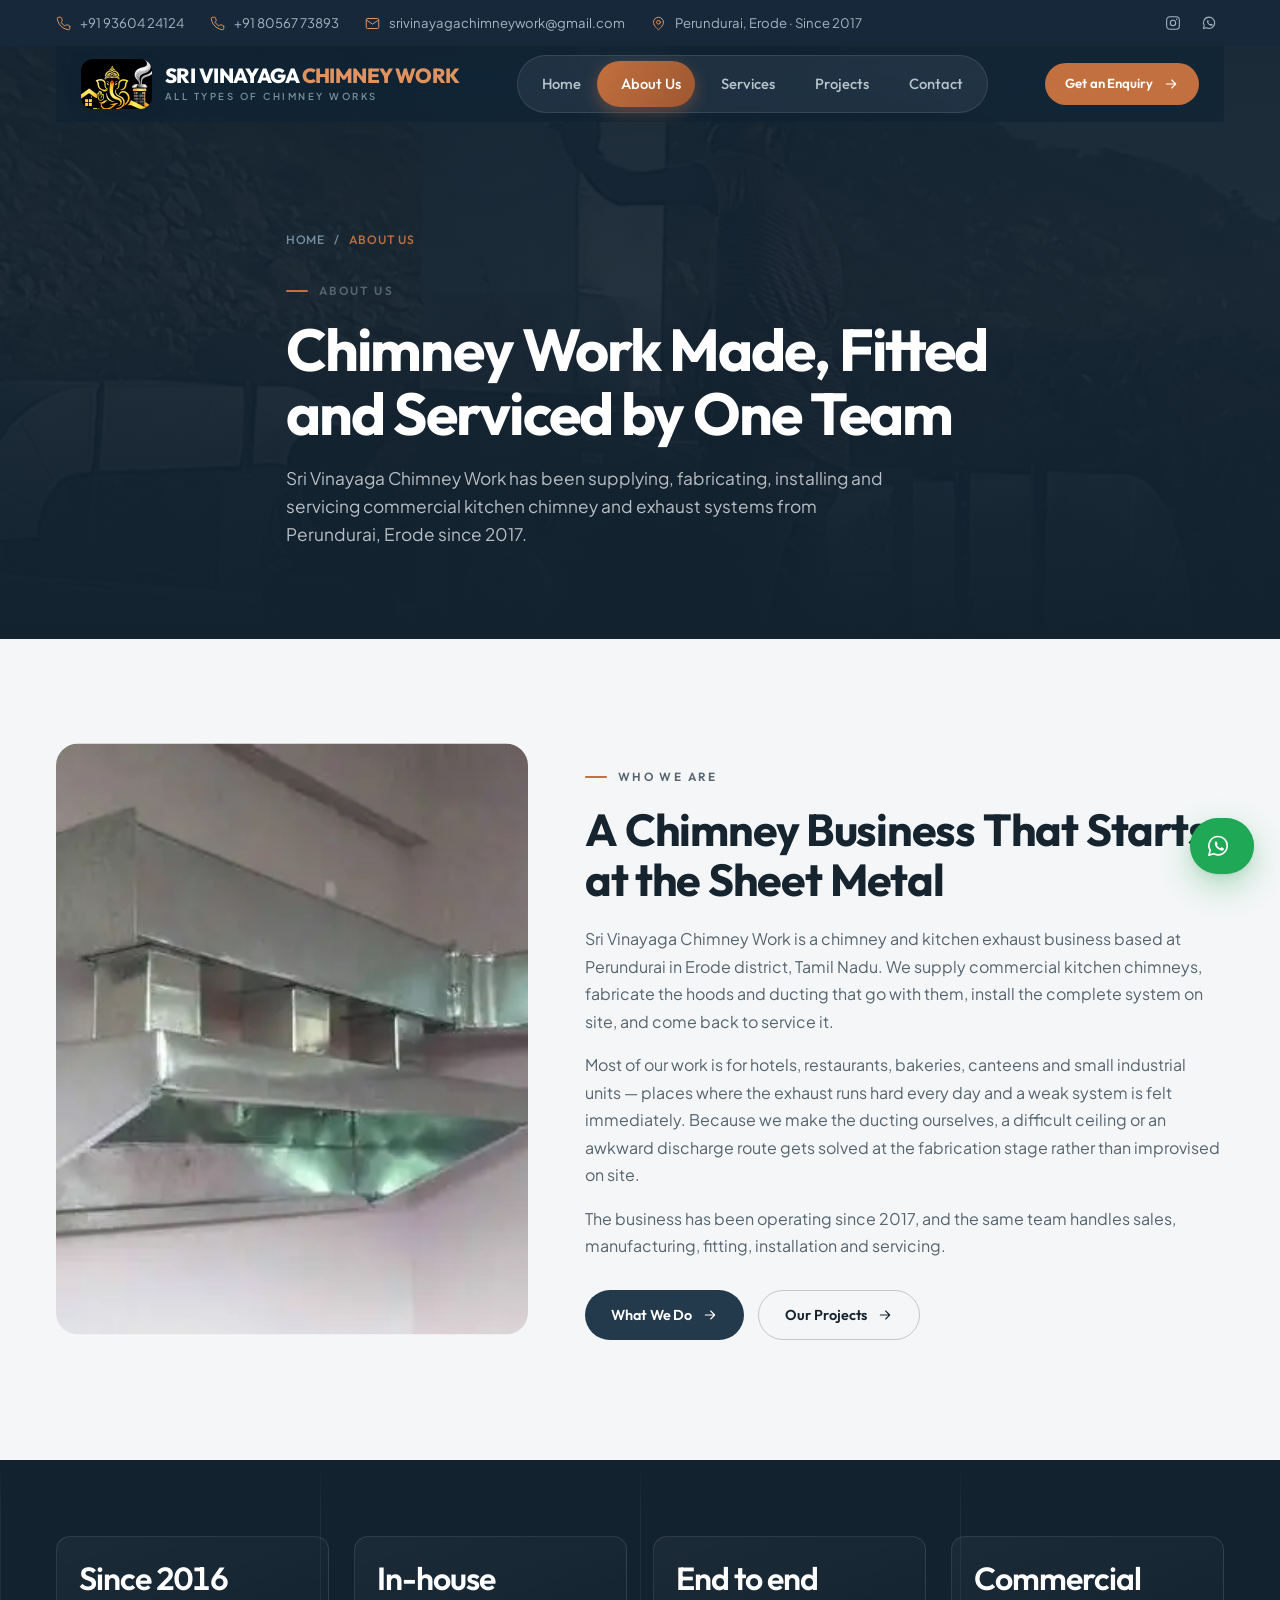
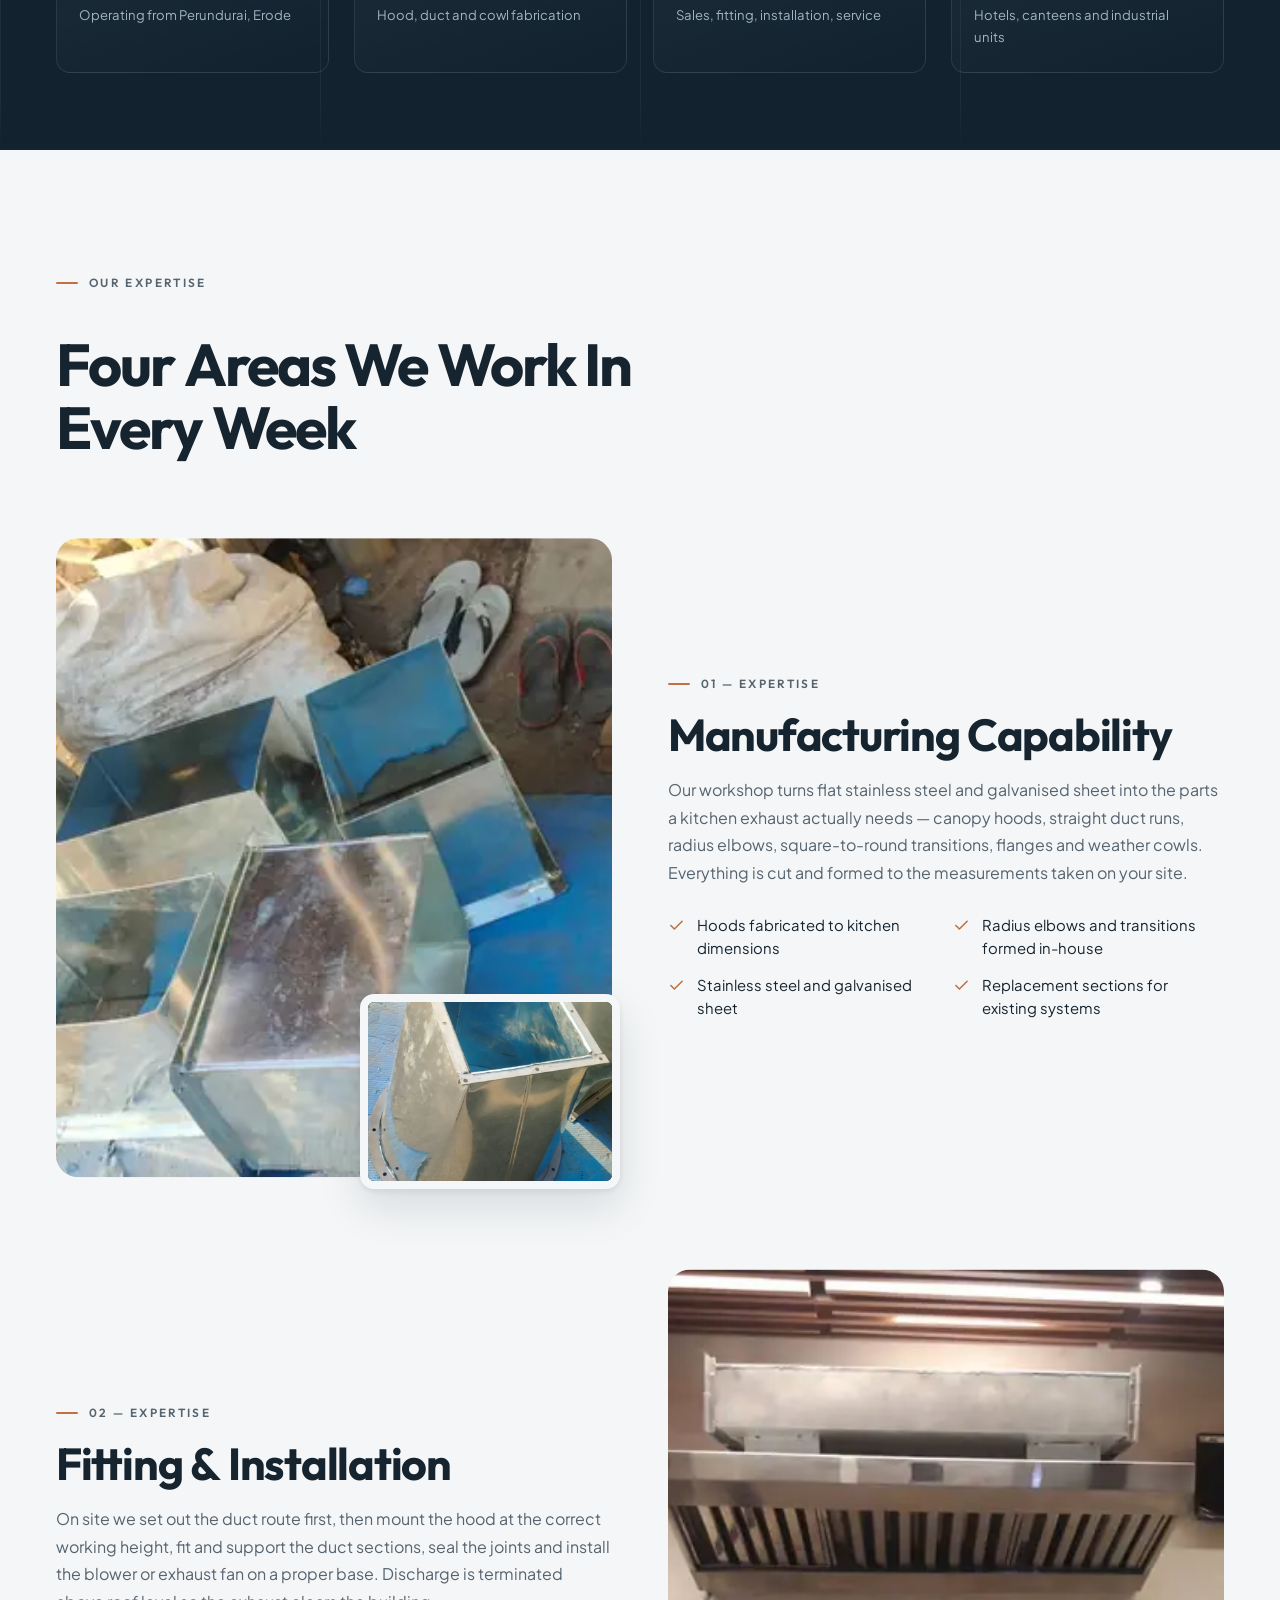
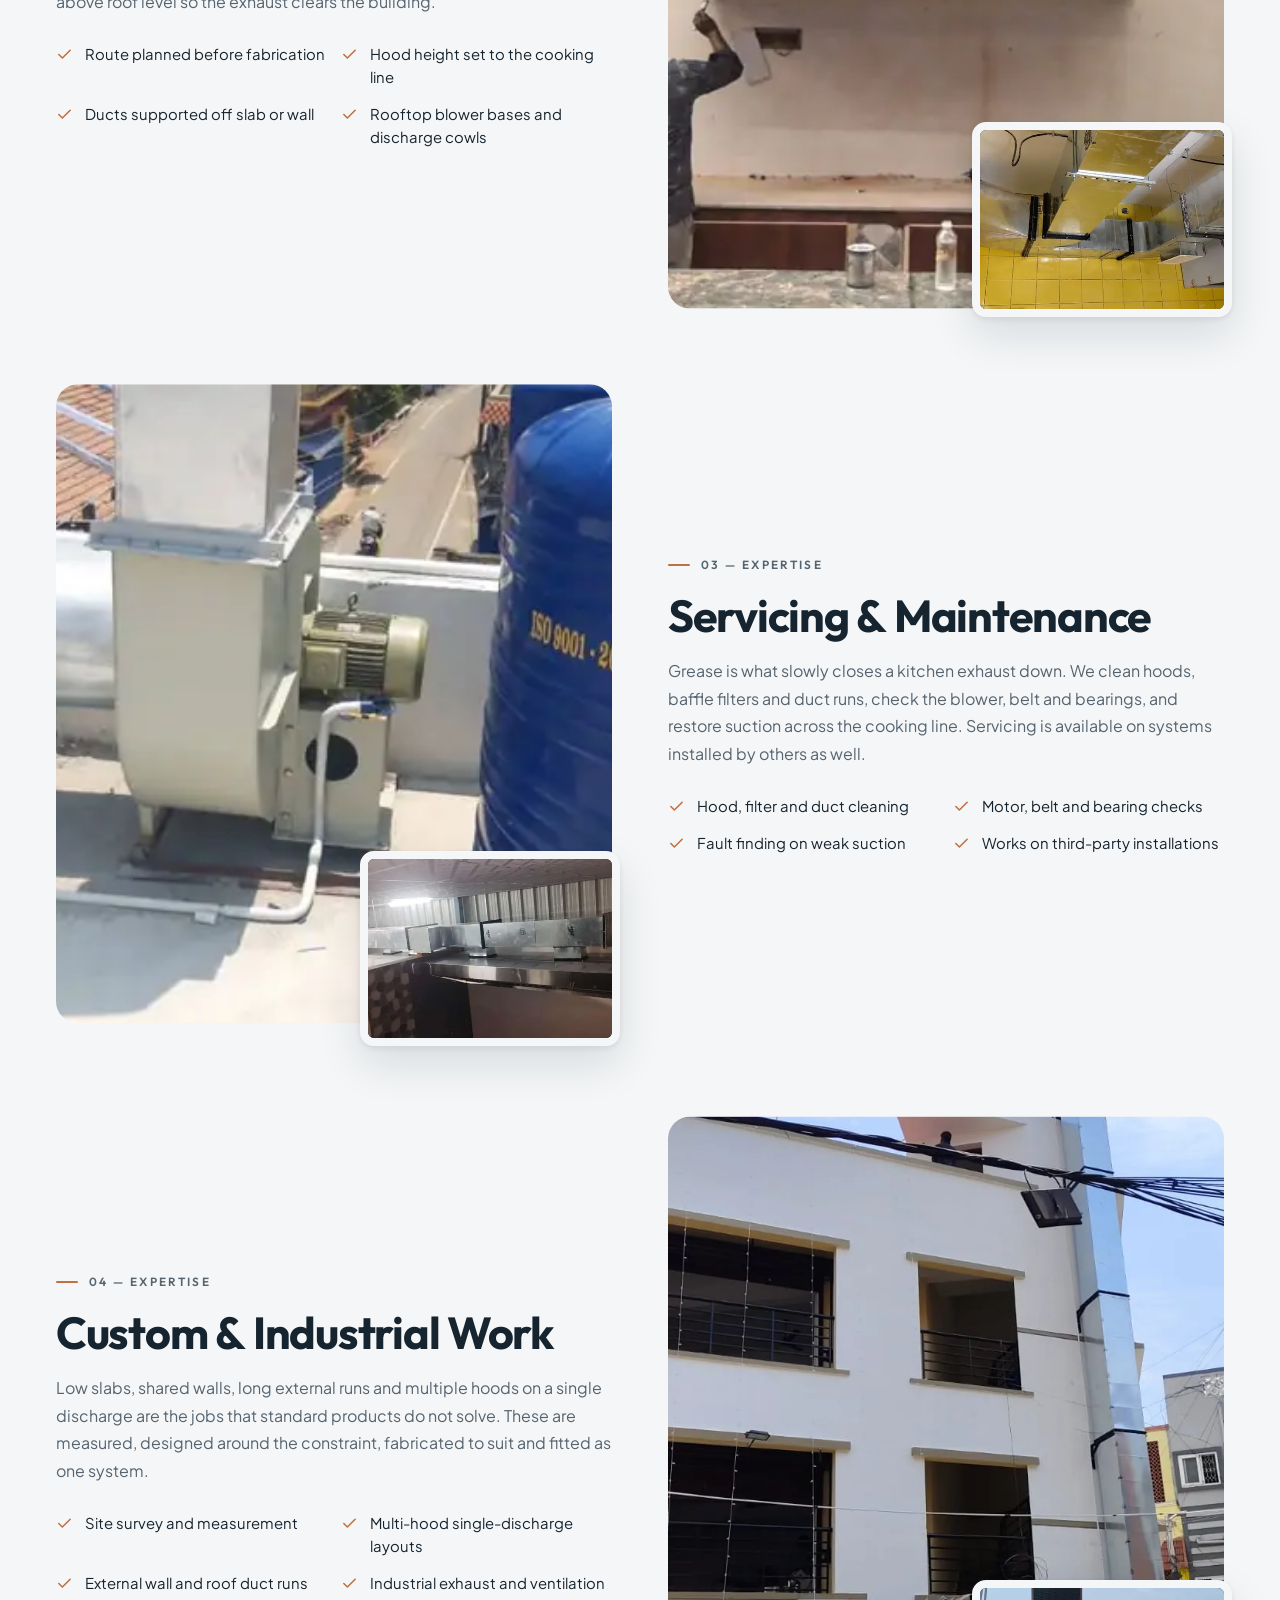
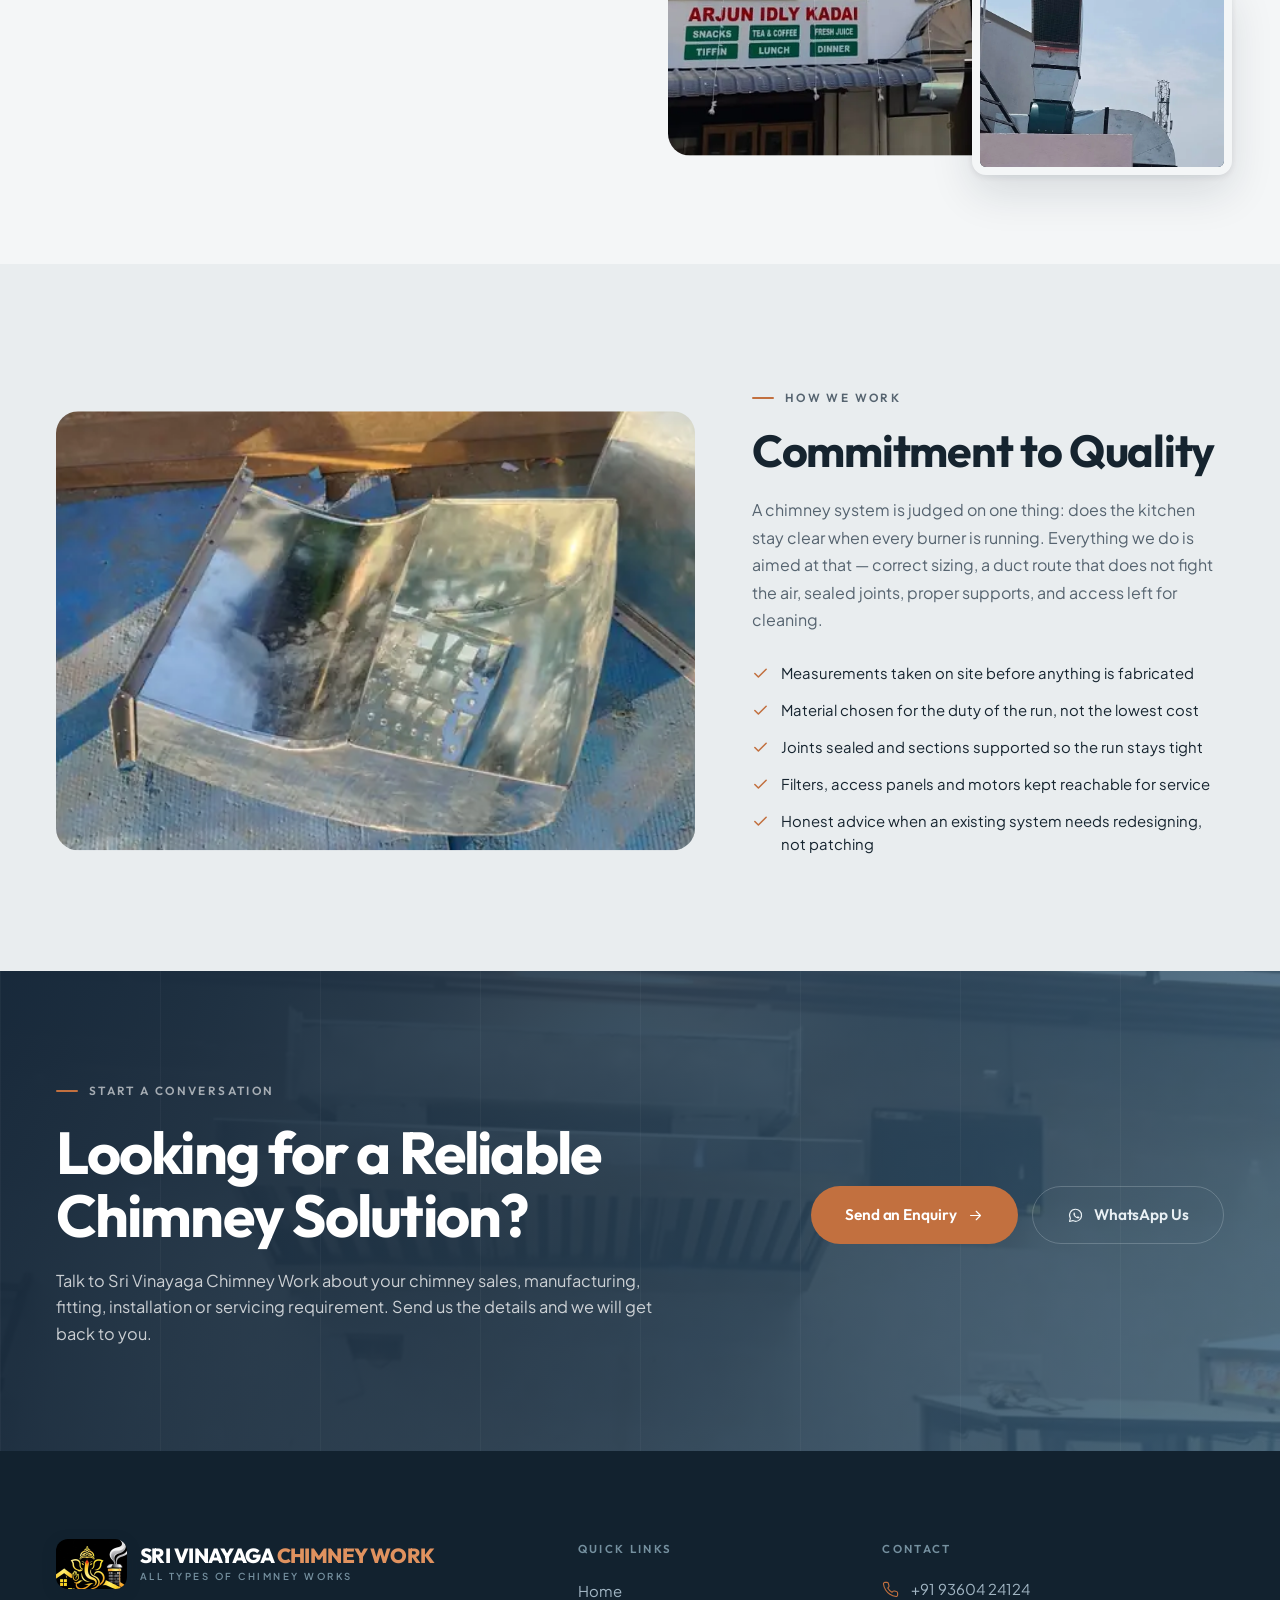
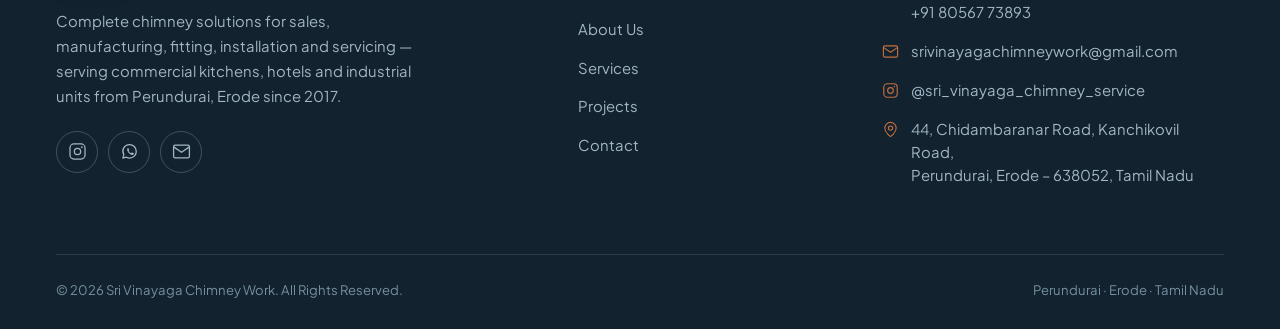
<file: about.html>
<!DOCTYPE html>
<html lang="en">
<head>
<meta charset="utf-8">
<meta name="viewport" content="width=device-width, initial-scale=1">
<title>About Us | Sri Vinayaga Chimney Work — Perundurai, Erode</title>
<meta name="description" content="About Sri Vinayaga Chimney Work: chimney manufacturing, fitting, installation and servicing for commercial kitchens and industrial units in Perundurai, Erode since 2017.">
<meta name="theme-color" content="#0B0E13">
<meta property="og:title" content="About Us | Sri Vinayaga Chimney Work — Perundurai, Erode">
<meta property="og:description" content="About Sri Vinayaga Chimney Work: chimney manufacturing, fitting, installation and servicing for commercial kitchens and industrial units in Perundurai, Erode since 2017.">
<meta property="og:type" content="website">
<meta property="og:image" content="assets/img/hood-install-commercial-kitchen.webp">
<link rel="icon" href="assets/img/favicon.png" type="image/png">
<link rel="apple-touch-icon" href="assets/img/favicon.png">
<link rel="preload" as="font" type="font/woff2" href="assets/fonts/outfit-latin-700-normal.woff2" crossorigin>
<link rel="preload" as="font" type="font/woff2" href="assets/fonts/plus-jakarta-sans-latin-400-normal.woff2" crossorigin>
<link rel="stylesheet" href="assets/css/fonts.css">
<link rel="stylesheet" href="assets/css/base.css">
<link rel="stylesheet" href="assets/css/components.css">
<link rel="stylesheet" href="assets/css/sections.css">
<link rel="preload" as="image" href="assets/img/rooftop-blower-install-team.webp">
</head>
<body>
<a class="skip-link" href="#main">Skip to content</a>
<div class="progress" aria-hidden="true"></div>

<div class="site-top">
  <div class="topbar">
    <div class="shell topbar__inner">
      <div class="topbar__list">
        <a class="topbar__item" href="tel:+919360424124"><svg width="15" height="15" viewBox="0 0 24 24" fill="none" stroke="currentColor" stroke-width="1.6" stroke-linecap="round" stroke-linejoin="round" aria-hidden="true"><path d="M22 16.9v3a2 2 0 0 1-2.2 2 19.8 19.8 0 0 1-8.6-3.1 19.5 19.5 0 0 1-6-6A19.8 19.8 0 0 1 2.1 4.2 2 2 0 0 1 4.1 2h3a2 2 0 0 1 2 1.7c.1 1 .4 1.9.7 2.8a2 2 0 0 1-.5 2.1L8.1 9.9a16 16 0 0 0 6 6l1.3-1.2a2 2 0 0 1 2.1-.5c.9.3 1.8.6 2.8.7a2 2 0 0 1 1.7 2z"/></svg> +91 93604 24124</a><a class="topbar__item topbar__item--hide" href="tel:+918056773893"><svg width="15" height="15" viewBox="0 0 24 24" fill="none" stroke="currentColor" stroke-width="1.6" stroke-linecap="round" stroke-linejoin="round" aria-hidden="true"><path d="M22 16.9v3a2 2 0 0 1-2.2 2 19.8 19.8 0 0 1-8.6-3.1 19.5 19.5 0 0 1-6-6A19.8 19.8 0 0 1 2.1 4.2 2 2 0 0 1 4.1 2h3a2 2 0 0 1 2 1.7c.1 1 .4 1.9.7 2.8a2 2 0 0 1-.5 2.1L8.1 9.9a16 16 0 0 0 6 6l1.3-1.2a2 2 0 0 1 2.1-.5c.9.3 1.8.6 2.8.7a2 2 0 0 1 1.7 2z"/></svg> +91 80567 73893</a>
        <a class="topbar__item topbar__item--hide" href="mailto:srivinayagachimneywork@gmail.com"><svg width="15" height="15" viewBox="0 0 24 24" fill="none" stroke="currentColor" stroke-width="1.6" stroke-linecap="round" stroke-linejoin="round" aria-hidden="true"><rect x="2" y="4" width="20" height="16" rx="2"/><path d="m2.5 6.5 9.5 6.5 9.5-6.5"/></svg> srivinayagachimneywork@gmail.com</a>
        <span class="topbar__item topbar__item--hide"><svg width="15" height="15" viewBox="0 0 24 24" fill="none" stroke="currentColor" stroke-width="1.6" stroke-linecap="round" stroke-linejoin="round" aria-hidden="true"><path d="M20 10c0 6-8 12-8 12s-8-6-8-12a8 8 0 0 1 16 0z"/><circle cx="12" cy="10" r="3"/></svg> Perundurai, Erode &middot; Since 2017</span>
      </div>
      <div class="topbar__social">
        <a href="https://www.instagram.com/sri_vinayaga_chimney_service" target="_blank" rel="noopener" aria-label="Instagram"><svg width="16" height="16" viewBox="0 0 24 24" fill="none" stroke="currentColor" stroke-width="1.6" stroke-linecap="round" stroke-linejoin="round" aria-hidden="true"><rect x="2.5" y="2.5" width="19" height="19" rx="5"/><circle cx="12" cy="12" r="4"/><circle cx="17.5" cy="6.5" r="1.1" fill="currentColor" stroke="none"/></svg></a>
        <a href="https://wa.me/919360424124?text=Hello%20Sri%20Vinayaga%20Chimney%20Work%2C%20I%20would%20like%20to%20enquire%20about%20your%20chimney%20services." target="_blank" rel="noopener" aria-label="WhatsApp"><svg width="16" height="16" viewBox="0 0 24 24" fill="none" stroke="currentColor" stroke-width="1.6" stroke-linecap="round" stroke-linejoin="round" aria-hidden="true"><path d="M20.5 11.6A8.4 8.4 0 0 0 12.1 3.2 8.4 8.4 0 0 0 4.8 15.9L3.6 20.4l4.6-1.2a8.4 8.4 0 0 0 12.3-7.6z"/><path d="M9.2 8.3c.2-.5.4-.5.6-.5h.5c.2 0 .4 0 .6.5l.7 1.7c.1.2 0 .4-.1.5l-.4.5c-.1.2-.2.3 0 .6a6 6 0 0 0 2.8 2.4c.3.1.4 0 .6-.1l.5-.6c.2-.2.3-.2.5-.1l1.6.8c.2.1.4.2.4.4 0 .2 0 .9-.3 1.2-.3.4-1 .7-1.5.7a7 7 0 0 1-4-1.8 8.4 8.4 0 0 1-2.4-3.3c-.3-.7-.3-1.5-.1-2z" fill="currentColor" stroke="none"/></svg></a>
      </div>
    </div>
  </div>

  <header class="site-header">
    <div class="shell">
      <div class="site-header__bar">
        <a class="brand" href="index.html" aria-label="Sri Vinayaga Chimney Work — home">
  <img class="brand__mark" src="assets/img/logo-mark.png" srcset="assets/img/logo-mark.png 1x, assets/img/logo-mark@2x.png 2x" width="284" height="200" alt="" aria-hidden="true">
  <span class="brand__text">
    <span class="brand__name">Sri Vinayaga <span class="alt">Chimney Work</span></span>
    <span class="brand__tag">All Types of Chimney Works</span>
  </span>
</a>
        <nav class="nav" aria-label="Primary">
          <span class="nav__pill" aria-hidden="true"></span>
          <a class="nav__link" href="index.html">Home</a><a class="nav__link is-active" href="about.html" aria-current="page">About Us</a><a class="nav__link" href="services.html">Services</a><a class="nav__link" href="projects.html">Projects</a><a class="nav__link" href="contact.html">Contact</a>
        </nav>
        <div class="header__actions">
          <a class="btn btn--primary btn--sm header__cta" href="contact.html">Get an Enquiry <svg width="16" height="16" viewBox="0 0 24 24" fill="none" stroke="currentColor" stroke-width="1.6" stroke-linecap="round" stroke-linejoin="round" aria-hidden="true"><path d="M5 12h14M13 6l6 6-6 6"/></svg></a>
          <button class="nav-toggle" type="button" data-nav-toggle aria-expanded="false" aria-controls="mobile-nav" aria-label="Open menu">
            <span></span><span></span>
          </button>
        </div>
      </div>
    </div>
  </header>
</div>

<div class="mobile-nav" id="mobile-nav" aria-hidden="true">
  <ul class="mobile-nav__list"><li class="mobile-nav__item"><a class="mobile-nav__link" style="--i:0" href="index.html"><span class="num">01</span>Home</a></li><li class="mobile-nav__item"><a class="mobile-nav__link is-active" style="--i:1" href="about.html"><span class="num">02</span>About Us</a></li><li class="mobile-nav__item"><a class="mobile-nav__link" style="--i:2" href="services.html"><span class="num">03</span>Services</a></li><li class="mobile-nav__item"><a class="mobile-nav__link" style="--i:3" href="projects.html"><span class="num">04</span>Projects</a></li><li class="mobile-nav__item"><a class="mobile-nav__link" style="--i:4" href="contact.html"><span class="num">05</span>Contact</a></li></ul>
  <div class="mobile-nav__foot">
    <div class="btn-row">
      <a class="btn btn--primary" href="tel:+919360424124"><svg width="16" height="16" viewBox="0 0 24 24" fill="none" stroke="currentColor" stroke-width="1.6" stroke-linecap="round" stroke-linejoin="round" aria-hidden="true"><path d="M22 16.9v3a2 2 0 0 1-2.2 2 19.8 19.8 0 0 1-8.6-3.1 19.5 19.5 0 0 1-6-6A19.8 19.8 0 0 1 2.1 4.2 2 2 0 0 1 4.1 2h3a2 2 0 0 1 2 1.7c.1 1 .4 1.9.7 2.8a2 2 0 0 1-.5 2.1L8.1 9.9a16 16 0 0 0 6 6l1.3-1.2a2 2 0 0 1 2.1-.5c.9.3 1.8.6 2.8.7a2 2 0 0 1 1.7 2z"/></svg> Call Now</a>
      <a class="btn btn--wa btn--icon-static" href="https://wa.me/919360424124?text=Hello%20Sri%20Vinayaga%20Chimney%20Work%2C%20I%20would%20like%20to%20enquire%20about%20your%20chimney%20services." target="_blank" rel="noopener"><svg width="16" height="16" viewBox="0 0 24 24" fill="none" stroke="currentColor" stroke-width="1.6" stroke-linecap="round" stroke-linejoin="round" aria-hidden="true"><path d="M20.5 11.6A8.4 8.4 0 0 0 12.1 3.2 8.4 8.4 0 0 0 4.8 15.9L3.6 20.4l4.6-1.2a8.4 8.4 0 0 0 12.3-7.6z"/><path d="M9.2 8.3c.2-.5.4-.5.6-.5h.5c.2 0 .4 0 .6.5l.7 1.7c.1.2 0 .4-.1.5l-.4.5c-.1.2-.2.3 0 .6a6 6 0 0 0 2.8 2.4c.3.1.4 0 .6-.1l.5-.6c.2-.2.3-.2.5-.1l1.6.8c.2.1.4.2.4.4 0 .2 0 .9-.3 1.2-.3.4-1 .7-1.5.7a7 7 0 0 1-4-1.8 8.4 8.4 0 0 1-2.4-3.3c-.3-.7-.3-1.5-.1-2z" fill="currentColor" stroke="none"/></svg> WhatsApp</a>
    </div>
    <div class="mobile-nav__meta">
      44, Chidambaranar Road, Kanchikovil Road<br>Perundurai, Erode – 638052, Tamil Nadu<br>
      <a href="tel:+919360424124">+91 93604 24124</a> &middot; <a href="tel:+918056773893">+91 80567 73893</a><br>
      <a href="mailto:srivinayagachimneywork@gmail.com">srivinayagachimneywork@gmail.com</a>
    </div>
  </div>
</div>

<main id="main">
<section class="page-hero">
  <div class="page-hero__bg"><img src="assets/img/rooftop-blower-install-team.webp" srcset="assets/img/rooftop-blower-install-team-sm.webp 760w, assets/img/rooftop-blower-install-team.webp 959w" sizes="100vw" width="959" height="1280" alt="" loading="eager" fetchpriority="high" decoding="async" style="width:100%;height:100%;object-fit:cover"></div>
  <div class="shell page-hero__inner">
    <nav class="crumbs" aria-label="Breadcrumb"><a href="index.html">Home</a><span>/</span><span aria-current="page">About Us</span></nav>
    <span class="eyebrow">About us</span>
    <h1 class="t-h1" data-split="55" style="margin-top:18px;color:#fff">Chimney Work Made, Fitted and Serviced by One Team</h1>
    <p class="t-lead" style="color:rgba(237,239,243,.76)">Sri Vinayaga Chimney Work has been supplying, fabricating, installing and servicing commercial kitchen chimney and exhaust systems from Perundurai, Erode since 2017.</p>
  </div>
</section>

<section class="section">
  <div class="shell">
    <div class="split split--wide-copy">
      <div class="split__media reveal reveal--left">
        <div class="frame frame--tall mask-reveal" data-par="16"><img src="assets/img/hood-duct-stainless-canopy.webp" srcset="assets/img/hood-duct-stainless-canopy-sm.webp 760w, assets/img/hood-duct-stainless-canopy.webp 500w" sizes="(min-width:940px) 42vw, 92vw" width="500" height="375" alt="Stainless steel canopy hood connected to a galvanised duct run" loading="lazy" decoding="async" style="width:100%;height:100%;object-fit:cover"></div>
      </div>
      <div class="reveal" style="--d:100ms">
        <span class="eyebrow">Who we are</span>
        <h2 class="t-h2" data-split="45" style="margin:18px 0 20px">A Chimney Business That Starts at the Sheet Metal</h2>
        <p class="t-body">Sri Vinayaga Chimney Work is a chimney and kitchen exhaust business based at Perundurai in Erode district, Tamil Nadu. We supply commercial kitchen chimneys, fabricate the hoods and ducting that go with them, install the complete system on site, and come back to service it.</p>
        <p class="t-body" style="margin-top:16px">Most of our work is for hotels, restaurants, bakeries, canteens and small industrial units — places where the exhaust runs hard every day and a weak system is felt immediately. Because we make the ducting ourselves, a difficult ceiling or an awkward discharge route gets solved at the fabrication stage rather than improvised on site.</p>
        <p class="t-body" style="margin-top:16px">The business has been operating since 2017, and the same team handles sales, manufacturing, fitting, installation and servicing.</p>
        <div class="btn-row" style="margin-top:30px">
          <a class="btn btn--navy" href="services.html">What We Do <svg width="16" height="16" viewBox="0 0 24 24" fill="none" stroke="currentColor" stroke-width="1.6" stroke-linecap="round" stroke-linejoin="round" aria-hidden="true"><path d="M5 12h14M13 6l6 6-6 6"/></svg></a>
          <a class="btn btn--outline" href="projects.html">Our Projects <svg width="16" height="16" viewBox="0 0 24 24" fill="none" stroke="currentColor" stroke-width="1.6" stroke-linecap="round" stroke-linejoin="round" aria-hidden="true"><path d="M5 12h14M13 6l6 6-6 6"/></svg></a>
        </div>
      </div>
    </div>
  </div>
</section>

<section class="section section--dark on-dark section--tight">
  <div class="grid-lines"></div>
  <div class="shell" style="position:relative;z-index:2">
    <div class="grid" style="grid-template-columns:repeat(auto-fit,minmax(min(100%,220px),1fr))" data-stagger="80">
      <div class="tile reveal"><div class="tile__k">Since <span class="count" data-count="2017">2000</span></div><div class="tile__v">Operating from Perundurai, Erode</div></div>
      <div class="tile reveal"><div class="tile__k">In-house</div><div class="tile__v">Hood, duct and cowl fabrication</div></div>
      <div class="tile reveal"><div class="tile__k">End to end</div><div class="tile__v">Sales, fitting, installation, service</div></div>
      <div class="tile reveal"><div class="tile__k">Commercial</div><div class="tile__v">Hotels, canteens and industrial units</div></div>
    </div>
  </div>
</section>

<section class="section">
  <div class="shell">
    <div class="sec-head">
      <span class="eyebrow reveal">Our expertise</span>
      <h2 class="t-h1 reveal" data-split="45" style="--d:60ms;margin-top:20px">Four Areas We Work In Every Week</h2>
    </div>
    <div style="margin-top:clamp(44px,5vw,72px)"><div class="split" style="margin-top:0">
  <div class="split__media reveal reveal--left">
    <div class="stack-media">
      <div class="stack-media__main mask-reveal" data-par="18"><img src="assets/img/workshop-duct-sections.webp" srcset="assets/img/workshop-duct-sections-sm.webp 760w, assets/img/workshop-duct-sections.webp 1599w" sizes="(min-width:940px) 46vw, 92vw" width="1599" height="720" alt="Manufacturing Capability" loading="lazy" decoding="async" style="width:100%;height:100%;object-fit:cover"></div>
      <div class="stack-media__inset"><img src="assets/img/workshop-round-transition.webp" srcset="assets/img/workshop-round-transition-sm.webp 760w, assets/img/workshop-round-transition.webp 720w" sizes="220px" width="720" height="1599" alt="" loading="lazy" decoding="async" style="width:100%;height:100%;object-fit:cover"></div>
    </div>
  </div>
  <div class="reveal" style="--d:100ms">
    <span class="eyebrow">01 — Expertise</span>
    <h3 class="t-h2" data-split="45" style="margin:16px 0 16px">Manufacturing Capability</h3>
    <p class="t-body">Our workshop turns flat stainless steel and galvanised sheet into the parts a kitchen exhaust actually needs — canopy hoods, straight duct runs, radius elbows, square-to-round transitions, flanges and weather cowls. Everything is cut and formed to the measurements taken on your site.</p>
    <ul class="checks checks--2">
      <li><svg width="17" height="17" viewBox="0 0 24 24" fill="none" stroke="currentColor" stroke-width="2.2" stroke-linecap="round" stroke-linejoin="round" aria-hidden="true"><path d="M20 6L9 17l-5-5"/></svg><span>Hoods fabricated to kitchen dimensions</span></li><li><svg width="17" height="17" viewBox="0 0 24 24" fill="none" stroke="currentColor" stroke-width="2.2" stroke-linecap="round" stroke-linejoin="round" aria-hidden="true"><path d="M20 6L9 17l-5-5"/></svg><span>Radius elbows and transitions formed in-house</span></li><li><svg width="17" height="17" viewBox="0 0 24 24" fill="none" stroke="currentColor" stroke-width="2.2" stroke-linecap="round" stroke-linejoin="round" aria-hidden="true"><path d="M20 6L9 17l-5-5"/></svg><span>Stainless steel and galvanised sheet</span></li><li><svg width="17" height="17" viewBox="0 0 24 24" fill="none" stroke="currentColor" stroke-width="2.2" stroke-linecap="round" stroke-linejoin="round" aria-hidden="true"><path d="M20 6L9 17l-5-5"/></svg><span>Replacement sections for existing systems</span></li>
    </ul>
  </div>
</div><div class="split split--flip" style="margin-top:clamp(56px,7vw,96px)">
  <div class="split__media reveal reveal--left">
    <div class="stack-media">
      <div class="stack-media__main mask-reveal" data-par="18"><img src="assets/img/hood-install-commercial-kitchen.webp" srcset="assets/img/hood-install-commercial-kitchen-sm.webp 760w, assets/img/hood-install-commercial-kitchen.webp 1280w" sizes="(min-width:940px) 46vw, 92vw" width="1280" height="720" alt="Fitting &amp;amp; Installation" loading="lazy" decoding="async" style="width:100%;height:100%;object-fit:cover"></div>
      <div class="stack-media__inset"><img src="assets/img/duct-routing-ceiling.webp" srcset="assets/img/duct-routing-ceiling-sm.webp 760w, assets/img/duct-routing-ceiling.webp 1280w" sizes="220px" width="1280" height="576" alt="" loading="lazy" decoding="async" style="width:100%;height:100%;object-fit:cover"></div>
    </div>
  </div>
  <div class="reveal" style="--d:100ms">
    <span class="eyebrow">02 — Expertise</span>
    <h3 class="t-h2" data-split="45" style="margin:16px 0 16px">Fitting &amp; Installation</h3>
    <p class="t-body">On site we set out the duct route first, then mount the hood at the correct working height, fit and support the duct sections, seal the joints and install the blower or exhaust fan on a proper base. Discharge is terminated above roof level so the exhaust clears the building.</p>
    <ul class="checks checks--2">
      <li><svg width="17" height="17" viewBox="0 0 24 24" fill="none" stroke="currentColor" stroke-width="2.2" stroke-linecap="round" stroke-linejoin="round" aria-hidden="true"><path d="M20 6L9 17l-5-5"/></svg><span>Route planned before fabrication</span></li><li><svg width="17" height="17" viewBox="0 0 24 24" fill="none" stroke="currentColor" stroke-width="2.2" stroke-linecap="round" stroke-linejoin="round" aria-hidden="true"><path d="M20 6L9 17l-5-5"/></svg><span>Hood height set to the cooking line</span></li><li><svg width="17" height="17" viewBox="0 0 24 24" fill="none" stroke="currentColor" stroke-width="2.2" stroke-linecap="round" stroke-linejoin="round" aria-hidden="true"><path d="M20 6L9 17l-5-5"/></svg><span>Ducts supported off slab or wall</span></li><li><svg width="17" height="17" viewBox="0 0 24 24" fill="none" stroke="currentColor" stroke-width="2.2" stroke-linecap="round" stroke-linejoin="round" aria-hidden="true"><path d="M20 6L9 17l-5-5"/></svg><span>Rooftop blower bases and discharge cowls</span></li>
    </ul>
  </div>
</div><div class="split" style="margin-top:clamp(56px,7vw,96px)">
  <div class="split__media reveal reveal--left">
    <div class="stack-media">
      <div class="stack-media__main mask-reveal" data-par="18"><img src="assets/img/rooftop-blower-motor-drive.webp" srcset="assets/img/rooftop-blower-motor-drive-sm.webp 760w, assets/img/rooftop-blower-motor-drive.webp 1152w" sizes="(min-width:940px) 46vw, 92vw" width="1152" height="560" alt="Servicing &amp;amp; Maintenance" loading="lazy" decoding="async" style="width:100%;height:100%;object-fit:cover"></div>
      <div class="stack-media__inset"><img src="assets/img/hood-duct-large-kitchen.webp" srcset="assets/img/hood-duct-large-kitchen-sm.webp 760w, assets/img/hood-duct-large-kitchen.webp 1280w" sizes="220px" width="1280" height="576" alt="" loading="lazy" decoding="async" style="width:100%;height:100%;object-fit:cover"></div>
    </div>
  </div>
  <div class="reveal" style="--d:100ms">
    <span class="eyebrow">03 — Expertise</span>
    <h3 class="t-h2" data-split="45" style="margin:16px 0 16px">Servicing &amp; Maintenance</h3>
    <p class="t-body">Grease is what slowly closes a kitchen exhaust down. We clean hoods, baffle filters and duct runs, check the blower, belt and bearings, and restore suction across the cooking line. Servicing is available on systems installed by others as well.</p>
    <ul class="checks checks--2">
      <li><svg width="17" height="17" viewBox="0 0 24 24" fill="none" stroke="currentColor" stroke-width="2.2" stroke-linecap="round" stroke-linejoin="round" aria-hidden="true"><path d="M20 6L9 17l-5-5"/></svg><span>Hood, filter and duct cleaning</span></li><li><svg width="17" height="17" viewBox="0 0 24 24" fill="none" stroke="currentColor" stroke-width="2.2" stroke-linecap="round" stroke-linejoin="round" aria-hidden="true"><path d="M20 6L9 17l-5-5"/></svg><span>Motor, belt and bearing checks</span></li><li><svg width="17" height="17" viewBox="0 0 24 24" fill="none" stroke="currentColor" stroke-width="2.2" stroke-linecap="round" stroke-linejoin="round" aria-hidden="true"><path d="M20 6L9 17l-5-5"/></svg><span>Fault finding on weak suction</span></li><li><svg width="17" height="17" viewBox="0 0 24 24" fill="none" stroke="currentColor" stroke-width="2.2" stroke-linecap="round" stroke-linejoin="round" aria-hidden="true"><path d="M20 6L9 17l-5-5"/></svg><span>Works on third-party installations</span></li>
    </ul>
  </div>
</div><div class="split split--flip" style="margin-top:clamp(56px,7vw,96px)">
  <div class="split__media reveal reveal--left">
    <div class="stack-media">
      <div class="stack-media__main mask-reveal" data-par="18"><img src="assets/img/completed-shopfront-duct.webp" srcset="assets/img/completed-shopfront-duct-sm.webp 760w, assets/img/completed-shopfront-duct.webp 720w" sizes="(min-width:940px) 46vw, 92vw" width="720" height="1600" alt="Custom &amp;amp; Industrial Work" loading="lazy" decoding="async" style="width:100%;height:100%;object-fit:cover"></div>
      <div class="stack-media__inset"><img src="assets/img/rooftop-duct-run-exterior.webp" srcset="assets/img/rooftop-duct-run-exterior-sm.webp 760w, assets/img/rooftop-duct-run-exterior.webp 720w" sizes="220px" width="720" height="1600" alt="" loading="lazy" decoding="async" style="width:100%;height:100%;object-fit:cover"></div>
    </div>
  </div>
  <div class="reveal" style="--d:100ms">
    <span class="eyebrow">04 — Expertise</span>
    <h3 class="t-h2" data-split="45" style="margin:16px 0 16px">Custom &amp; Industrial Work</h3>
    <p class="t-body">Low slabs, shared walls, long external runs and multiple hoods on a single discharge are the jobs that standard products do not solve. These are measured, designed around the constraint, fabricated to suit and fitted as one system.</p>
    <ul class="checks checks--2">
      <li><svg width="17" height="17" viewBox="0 0 24 24" fill="none" stroke="currentColor" stroke-width="2.2" stroke-linecap="round" stroke-linejoin="round" aria-hidden="true"><path d="M20 6L9 17l-5-5"/></svg><span>Site survey and measurement</span></li><li><svg width="17" height="17" viewBox="0 0 24 24" fill="none" stroke="currentColor" stroke-width="2.2" stroke-linecap="round" stroke-linejoin="round" aria-hidden="true"><path d="M20 6L9 17l-5-5"/></svg><span>Multi-hood single-discharge layouts</span></li><li><svg width="17" height="17" viewBox="0 0 24 24" fill="none" stroke="currentColor" stroke-width="2.2" stroke-linecap="round" stroke-linejoin="round" aria-hidden="true"><path d="M20 6L9 17l-5-5"/></svg><span>External wall and roof duct runs</span></li><li><svg width="17" height="17" viewBox="0 0 24 24" fill="none" stroke="currentColor" stroke-width="2.2" stroke-linecap="round" stroke-linejoin="round" aria-hidden="true"><path d="M20 6L9 17l-5-5"/></svg><span>Industrial exhaust and ventilation</span></li>
    </ul>
  </div>
</div></div>
  </div>
</section>

<section class="section section--paper-2">
  <div class="shell">
    <div class="split split--wide-media">
      <div class="split__media reveal reveal--left">
        <div class="frame frame--wide mask-reveal" data-par="14"><img src="assets/img/workshop-curved-transition.webp" srcset="assets/img/workshop-curved-transition-sm.webp 760w, assets/img/workshop-curved-transition.webp 1599w" sizes="(min-width:940px) 52vw, 92vw" width="1599" height="720" alt="Curved sheet metal transition piece formed by hand in the workshop" loading="lazy" decoding="async" style="width:100%;height:100%;object-fit:cover"></div>
      </div>
      <div class="reveal" style="--d:100ms">
        <span class="eyebrow">How we work</span>
        <h2 class="t-h2" data-split="45" style="margin:18px 0 20px">Commitment to Quality</h2>
        <p class="t-body">A chimney system is judged on one thing: does the kitchen stay clear when every burner is running. Everything we do is aimed at that — correct sizing, a duct route that does not fight the air, sealed joints, proper supports, and access left for cleaning.</p>
        <ul class="checks">
          <li><svg width="17" height="17" viewBox="0 0 24 24" fill="none" stroke="currentColor" stroke-width="2.2" stroke-linecap="round" stroke-linejoin="round" aria-hidden="true"><path d="M20 6L9 17l-5-5"/></svg><span>Measurements taken on site before anything is fabricated</span></li><li><svg width="17" height="17" viewBox="0 0 24 24" fill="none" stroke="currentColor" stroke-width="2.2" stroke-linecap="round" stroke-linejoin="round" aria-hidden="true"><path d="M20 6L9 17l-5-5"/></svg><span>Material chosen for the duty of the run, not the lowest cost</span></li><li><svg width="17" height="17" viewBox="0 0 24 24" fill="none" stroke="currentColor" stroke-width="2.2" stroke-linecap="round" stroke-linejoin="round" aria-hidden="true"><path d="M20 6L9 17l-5-5"/></svg><span>Joints sealed and sections supported so the run stays tight</span></li><li><svg width="17" height="17" viewBox="0 0 24 24" fill="none" stroke="currentColor" stroke-width="2.2" stroke-linecap="round" stroke-linejoin="round" aria-hidden="true"><path d="M20 6L9 17l-5-5"/></svg><span>Filters, access panels and motors kept reachable for service</span></li><li><svg width="17" height="17" viewBox="0 0 24 24" fill="none" stroke="currentColor" stroke-width="2.2" stroke-linecap="round" stroke-linejoin="round" aria-hidden="true"><path d="M20 6L9 17l-5-5"/></svg><span>Honest advice when an existing system needs redesigning, not patching</span></li>
        </ul>
      </div>
    </div>
  </div>
</section>

<section class="cta-band">
  <div class="cta-band__bg"><img src="assets/img/hood-restaurant-line.webp" srcset="assets/img/hood-restaurant-line-sm.webp 760w, assets/img/hood-restaurant-line.webp 1152w" sizes="100vw" width="1152" height="560" alt="Technicians installing a rooftop blower unit" loading="lazy" decoding="async" style="width:100%;height:100%;object-fit:cover"></div>
  <div class="cta-band__marks"></div>
  <div class="shell cta-band__inner">
    <div class="reveal">
      <span class="eyebrow" style="color:rgba(255,255,255,.6)">Start a conversation</span>
      <h2 class="t-h1" data-split="50" style="margin-top:20px">Looking for a Reliable Chimney Solution?</h2>
      <p>Talk to Sri Vinayaga Chimney Work about your chimney sales, manufacturing, fitting, installation or servicing requirement. Send us the details and we will get back to you.</p>
    </div>
    <div class="btn-row reveal" style="--d:120ms">
      <a class="btn btn--primary btn--lg" href="contact.html">Send an Enquiry <svg width="17" height="17" viewBox="0 0 24 24" fill="none" stroke="currentColor" stroke-width="1.6" stroke-linecap="round" stroke-linejoin="round" aria-hidden="true"><path d="M5 12h14M13 6l6 6-6 6"/></svg></a>
      <a class="btn btn--ghost btn--lg btn--icon-static" href="https://wa.me/919360424124?text=Hello%20Sri%20Vinayaga%20Chimney%20Work%2C%20I%20would%20like%20to%20enquire%20about%20your%20chimney%20services." target="_blank" rel="noopener"><svg width="17" height="17" viewBox="0 0 24 24" fill="none" stroke="currentColor" stroke-width="1.6" stroke-linecap="round" stroke-linejoin="round" aria-hidden="true"><path d="M20.5 11.6A8.4 8.4 0 0 0 12.1 3.2 8.4 8.4 0 0 0 4.8 15.9L3.6 20.4l4.6-1.2a8.4 8.4 0 0 0 12.3-7.6z"/><path d="M9.2 8.3c.2-.5.4-.5.6-.5h.5c.2 0 .4 0 .6.5l.7 1.7c.1.2 0 .4-.1.5l-.4.5c-.1.2-.2.3 0 .6a6 6 0 0 0 2.8 2.4c.3.1.4 0 .6-.1l.5-.6c.2-.2.3-.2.5-.1l1.6.8c.2.1.4.2.4.4 0 .2 0 .9-.3 1.2-.3.4-1 .7-1.5.7a7 7 0 0 1-4-1.8 8.4 8.4 0 0 1-2.4-3.3c-.3-.7-.3-1.5-.1-2z" fill="currentColor" stroke="none"/></svg> WhatsApp Us</a>
    </div>
  </div>
</section>
</main>
<footer class="site-footer">
  <div class="shell">
    <div class="site-footer__top">
      <div class="footer-brand">
        <a class="brand" href="index.html" aria-label="Sri Vinayaga Chimney Work — home">
  <img class="brand__mark" src="assets/img/logo-mark.png" srcset="assets/img/logo-mark.png 1x, assets/img/logo-mark@2x.png 2x" width="284" height="200" alt="" aria-hidden="true">
  <span class="brand__text">
    <span class="brand__name">Sri Vinayaga <span class="alt">Chimney Work</span></span>
    <span class="brand__tag">All Types of Chimney Works</span>
  </span>
</a>
        <p>Complete chimney solutions for sales, manufacturing, fitting, installation and servicing — serving commercial kitchens, hotels and industrial units from Perundurai, Erode since 2017.</p>
        <div class="socials">
          <a href="https://www.instagram.com/sri_vinayaga_chimney_service" target="_blank" rel="noopener" aria-label="Instagram"><svg width="19" height="19" viewBox="0 0 24 24" fill="none" stroke="currentColor" stroke-width="1.6" stroke-linecap="round" stroke-linejoin="round" aria-hidden="true"><rect x="2.5" y="2.5" width="19" height="19" rx="5"/><circle cx="12" cy="12" r="4"/><circle cx="17.5" cy="6.5" r="1.1" fill="currentColor" stroke="none"/></svg></a>
          <a href="https://wa.me/919360424124?text=Hello%20Sri%20Vinayaga%20Chimney%20Work%2C%20I%20would%20like%20to%20enquire%20about%20your%20chimney%20services." target="_blank" rel="noopener" aria-label="WhatsApp"><svg width="19" height="19" viewBox="0 0 24 24" fill="none" stroke="currentColor" stroke-width="1.6" stroke-linecap="round" stroke-linejoin="round" aria-hidden="true"><path d="M20.5 11.6A8.4 8.4 0 0 0 12.1 3.2 8.4 8.4 0 0 0 4.8 15.9L3.6 20.4l4.6-1.2a8.4 8.4 0 0 0 12.3-7.6z"/><path d="M9.2 8.3c.2-.5.4-.5.6-.5h.5c.2 0 .4 0 .6.5l.7 1.7c.1.2 0 .4-.1.5l-.4.5c-.1.2-.2.3 0 .6a6 6 0 0 0 2.8 2.4c.3.1.4 0 .6-.1l.5-.6c.2-.2.3-.2.5-.1l1.6.8c.2.1.4.2.4.4 0 .2 0 .9-.3 1.2-.3.4-1 .7-1.5.7a7 7 0 0 1-4-1.8 8.4 8.4 0 0 1-2.4-3.3c-.3-.7-.3-1.5-.1-2z" fill="currentColor" stroke="none"/></svg></a>
          <a href="mailto:srivinayagachimneywork@gmail.com" aria-label="Email"><svg width="19" height="19" viewBox="0 0 24 24" fill="none" stroke="currentColor" stroke-width="1.6" stroke-linecap="round" stroke-linejoin="round" aria-hidden="true"><rect x="2" y="4" width="20" height="16" rx="2"/><path d="m2.5 6.5 9.5 6.5 9.5-6.5"/></svg></a>
        </div>
      </div>
      <div>
        <h3 class="footer-col__h">Quick Links</h3>
        <ul class="footer-links"><li><a href="index.html">Home</a></li><li><a href="about.html">About Us</a></li><li><a href="services.html">Services</a></li><li><a href="projects.html">Projects</a></li><li><a href="contact.html">Contact</a></li></ul>
      </div>
      <div>
        <h3 class="footer-col__h">Contact</h3>
        <ul class="footer-contact">
          <li><svg width="17" height="17" viewBox="0 0 24 24" fill="none" stroke="currentColor" stroke-width="1.6" stroke-linecap="round" stroke-linejoin="round" aria-hidden="true"><path d="M22 16.9v3a2 2 0 0 1-2.2 2 19.8 19.8 0 0 1-8.6-3.1 19.5 19.5 0 0 1-6-6A19.8 19.8 0 0 1 2.1 4.2 2 2 0 0 1 4.1 2h3a2 2 0 0 1 2 1.7c.1 1 .4 1.9.7 2.8a2 2 0 0 1-.5 2.1L8.1 9.9a16 16 0 0 0 6 6l1.3-1.2a2 2 0 0 1 2.1-.5c.9.3 1.8.6 2.8.7a2 2 0 0 1 1.7 2z"/></svg><span><a href="tel:+919360424124">+91 93604 24124</a><br><a href="tel:+918056773893">+91 80567 73893</a></span></li>
          <li><svg width="17" height="17" viewBox="0 0 24 24" fill="none" stroke="currentColor" stroke-width="1.6" stroke-linecap="round" stroke-linejoin="round" aria-hidden="true"><rect x="2" y="4" width="20" height="16" rx="2"/><path d="m2.5 6.5 9.5 6.5 9.5-6.5"/></svg><span><a href="mailto:srivinayagachimneywork@gmail.com">srivinayagachimneywork@gmail.com</a></span></li>
          <li><svg width="17" height="17" viewBox="0 0 24 24" fill="none" stroke="currentColor" stroke-width="1.6" stroke-linecap="round" stroke-linejoin="round" aria-hidden="true"><rect x="2.5" y="2.5" width="19" height="19" rx="5"/><circle cx="12" cy="12" r="4"/><circle cx="17.5" cy="6.5" r="1.1" fill="currentColor" stroke="none"/></svg><span><a href="https://www.instagram.com/sri_vinayaga_chimney_service" target="_blank" rel="noopener">@sri_vinayaga_chimney_service</a></span></li>
          <li><svg width="17" height="17" viewBox="0 0 24 24" fill="none" stroke="currentColor" stroke-width="1.6" stroke-linecap="round" stroke-linejoin="round" aria-hidden="true"><path d="M20 10c0 6-8 12-8 12s-8-6-8-12a8 8 0 0 1 16 0z"/><circle cx="12" cy="10" r="3"/></svg><span>44, Chidambaranar Road, Kanchikovil Road,<br>Perundurai, Erode – 638052, Tamil Nadu</span></li>
        </ul>
        <div style="margin-top:6px"><ul class="footer-links" style="display:none"><li><a href="services.html">Chimney Sales</a></li><li><a href="services.html">Chimney Manufacturing</a></li><li><a href="services.html">Chimney Fitting</a></li><li><a href="services.html">Chimney Installation</a></li><li><a href="services.html">Chimney Servicing</a></li><li><a href="services.html">Repair &amp; Maintenance</a></li></ul></div>
      </div>
    </div>
    <div class="site-footer__bottom">
      <span>&copy; <span data-year>2026</span> Sri Vinayaga Chimney Work. All Rights Reserved.</span>
      <span>Perundurai &middot; Erode &middot; Tamil Nadu</span>
    </div>
  </div>
</footer>
<a class="wa-float btn--icon-static" href="https://wa.me/919360424124?text=Hello%20Sri%20Vinayaga%20Chimney%20Work%2C%20I%20would%20like%20to%20enquire%20about%20your%20chimney%20services." target="_blank" rel="noopener" aria-label="Chat on WhatsApp">
  <span class="wa-float__icon"><svg width="26" height="26" viewBox="0 0 24 24" fill="none" stroke="currentColor" stroke-width="1.5" stroke-linecap="round" stroke-linejoin="round" aria-hidden="true"><path d="M20.5 11.6A8.4 8.4 0 0 0 12.1 3.2 8.4 8.4 0 0 0 4.8 15.9L3.6 20.4l4.6-1.2a8.4 8.4 0 0 0 12.3-7.6z"/><path d="M9.2 8.3c.2-.5.4-.5.6-.5h.5c.2 0 .4 0 .6.5l.7 1.7c.1.2 0 .4-.1.5l-.4.5c-.1.2-.2.3 0 .6a6 6 0 0 0 2.8 2.4c.3.1.4 0 .6-.1l.5-.6c.2-.2.3-.2.5-.1l1.6.8c.2.1.4.2.4.4 0 .2 0 .9-.3 1.2-.3.4-1 .7-1.5.7a7 7 0 0 1-4-1.8 8.4 8.4 0 0 1-2.4-3.3c-.3-.7-.3-1.5-.1-2z" fill="currentColor" stroke="none"/></svg></span>
  <span class="wa-float__label">Chat on WhatsApp</span>
</a>
<nav class="mobile-bar" aria-label="Quick contact">
  <a href="tel:+919360424124"><svg width="17" height="17" viewBox="0 0 24 24" fill="none" stroke="currentColor" stroke-width="1.6" stroke-linecap="round" stroke-linejoin="round" aria-hidden="true"><path d="M22 16.9v3a2 2 0 0 1-2.2 2 19.8 19.8 0 0 1-8.6-3.1 19.5 19.5 0 0 1-6-6A19.8 19.8 0 0 1 2.1 4.2 2 2 0 0 1 4.1 2h3a2 2 0 0 1 2 1.7c.1 1 .4 1.9.7 2.8a2 2 0 0 1-.5 2.1L8.1 9.9a16 16 0 0 0 6 6l1.3-1.2a2 2 0 0 1 2.1-.5c.9.3 1.8.6 2.8.7a2 2 0 0 1 1.7 2z"/></svg> Call Now</a>
  <a class="mobile-bar__wa" href="https://wa.me/919360424124?text=Hello%20Sri%20Vinayaga%20Chimney%20Work%2C%20I%20would%20like%20to%20enquire%20about%20your%20chimney%20services." target="_blank" rel="noopener"><svg width="17" height="17" viewBox="0 0 24 24" fill="none" stroke="currentColor" stroke-width="1.6" stroke-linecap="round" stroke-linejoin="round" aria-hidden="true"><path d="M20.5 11.6A8.4 8.4 0 0 0 12.1 3.2 8.4 8.4 0 0 0 4.8 15.9L3.6 20.4l4.6-1.2a8.4 8.4 0 0 0 12.3-7.6z"/><path d="M9.2 8.3c.2-.5.4-.5.6-.5h.5c.2 0 .4 0 .6.5l.7 1.7c.1.2 0 .4-.1.5l-.4.5c-.1.2-.2.3 0 .6a6 6 0 0 0 2.8 2.4c.3.1.4 0 .6-.1l.5-.6c.2-.2.3-.2.5-.1l1.6.8c.2.1.4.2.4.4 0 .2 0 .9-.3 1.2-.3.4-1 .7-1.5.7a7 7 0 0 1-4-1.8 8.4 8.4 0 0 1-2.4-3.3c-.3-.7-.3-1.5-.1-2z" fill="currentColor" stroke="none"/></svg> WhatsApp</a>
</nav>
<div class="lightbox" data-lightbox aria-hidden="true" role="dialog" aria-modal="true" aria-label="Project viewer">
  <div class="lightbox__bar">
    <span data-lb-index>1 / 1</span>
    <button class="lb-btn" type="button" data-lb-close aria-label="Close"><svg width="18" height="18" viewBox="0 0 24 24" fill="none" stroke="currentColor" stroke-width="1.6" stroke-linecap="round" stroke-linejoin="round" aria-hidden="true"><path d="M6 6l12 12M18 6L6 18"/></svg></button>
  </div>
  <div class="lightbox__stage"></div>
  <div class="lightbox__foot">
    <div class="lightbox__meta">
      <span class="cat" data-lb-cat></span>
      <span class="ttl" data-lb-title></span>
    </div>
    <div class="lightbox__nav">
      <button class="lb-btn" type="button" data-lb-prev aria-label="Previous"><svg width="18" height="18" viewBox="0 0 24 24" fill="none" stroke="currentColor" stroke-width="1.6" stroke-linecap="round" stroke-linejoin="round" aria-hidden="true"><path d="M15 6l-6 6 6 6"/></svg></button>
      <button class="lb-btn" type="button" data-lb-next aria-label="Next"><svg width="18" height="18" viewBox="0 0 24 24" fill="none" stroke="currentColor" stroke-width="1.6" stroke-linecap="round" stroke-linejoin="round" aria-hidden="true"><path d="M9 6l6 6-6 6"/></svg></button>
    </div>
  </div>
</div>
<script type="application/ld+json">
{
  "@context": "https://schema.org",
  "@type": "LocalBusiness",
  "name": "Sri Vinayaga Chimney Work",
  "description": "Chimney sales, manufacturing, fitting, installation, servicing and repair for commercial kitchens and industrial units.",
  "foundingDate": "2017",
  "telephone": ["+919360424124", "+918056773893"],
  "email": "srivinayagachimneywork@gmail.com",
  "address": {
    "@type": "PostalAddress",
    "streetAddress": "44, Chidambaranar Road, Kanchikovil Road",
    "addressLocality": "Perundurai",
    "addressRegion": "Tamil Nadu",
    "postalCode": "638052",
    "addressCountry": "IN"
  },
  "sameAs": ["https://www.instagram.com/sri_vinayaga_chimney_service"]
}
</script>
<script src="assets/js/main.js" defer></script>
</body>
</html>
</file>
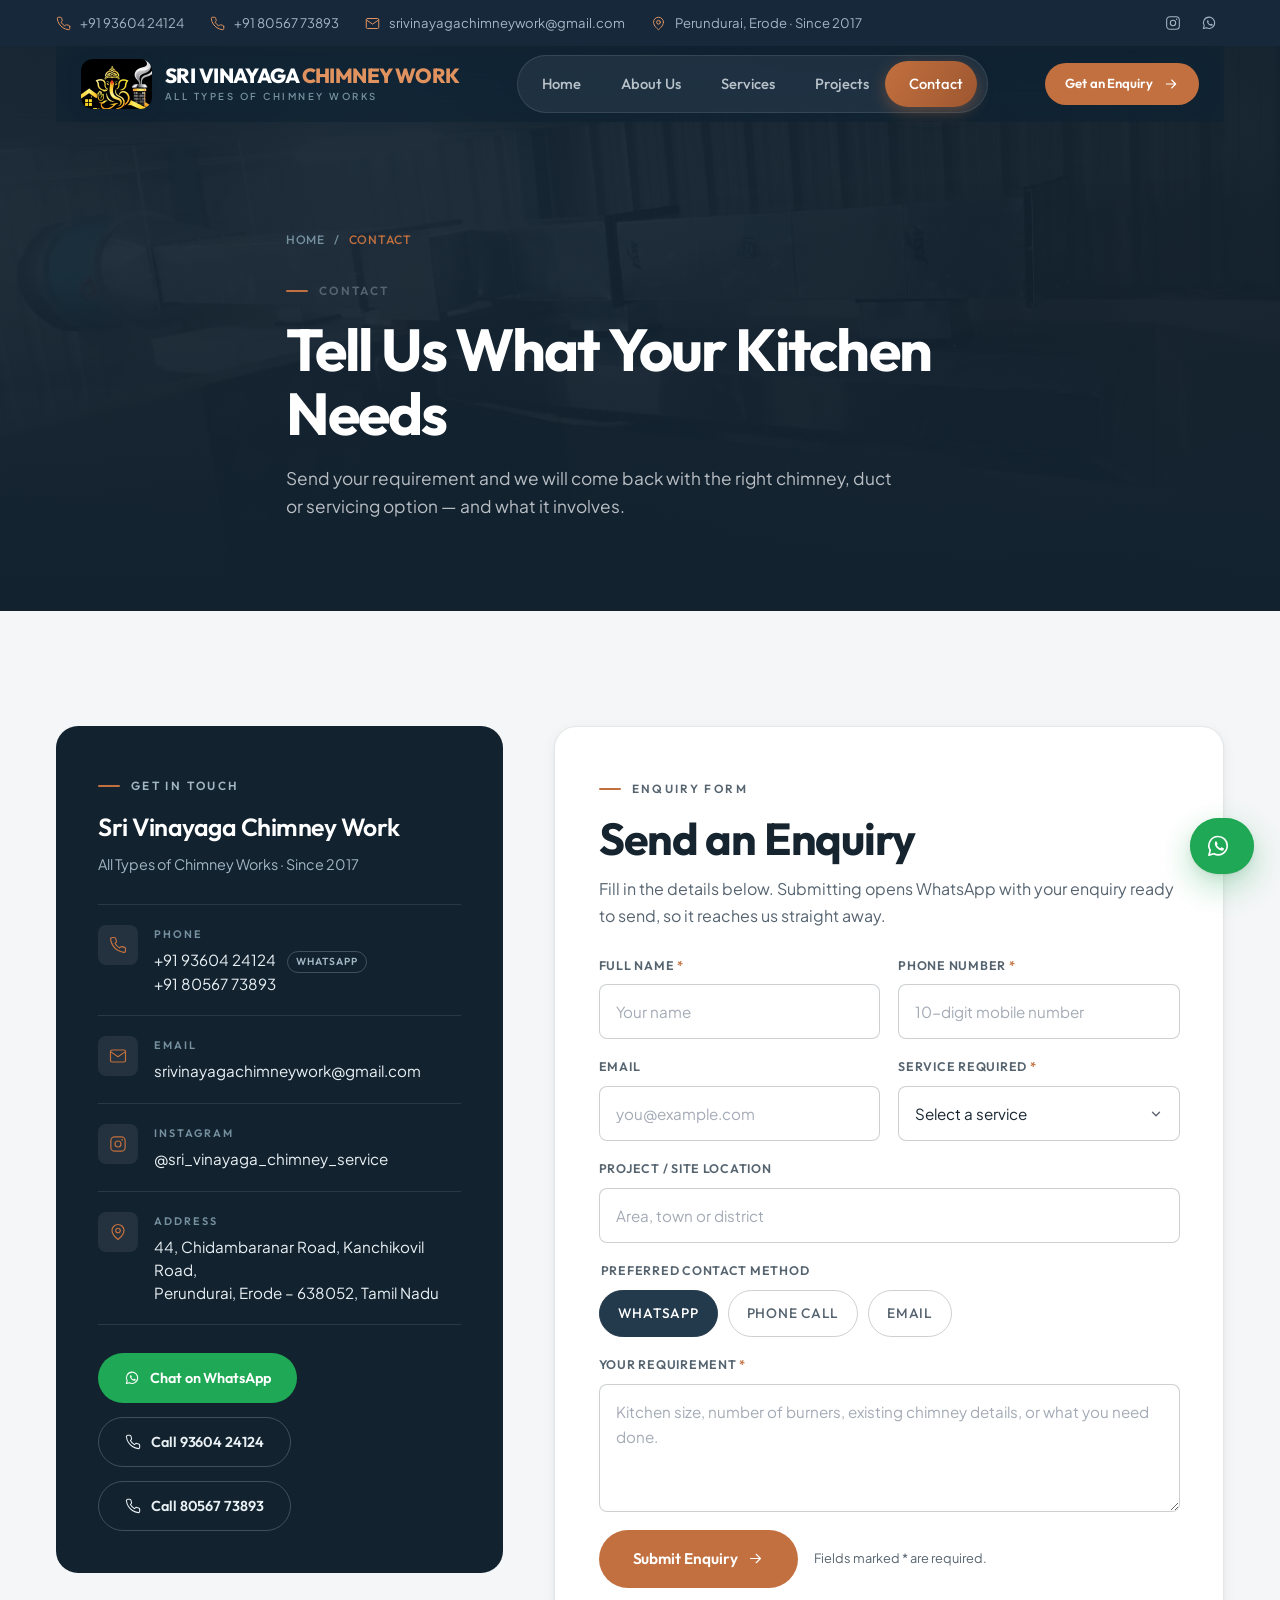
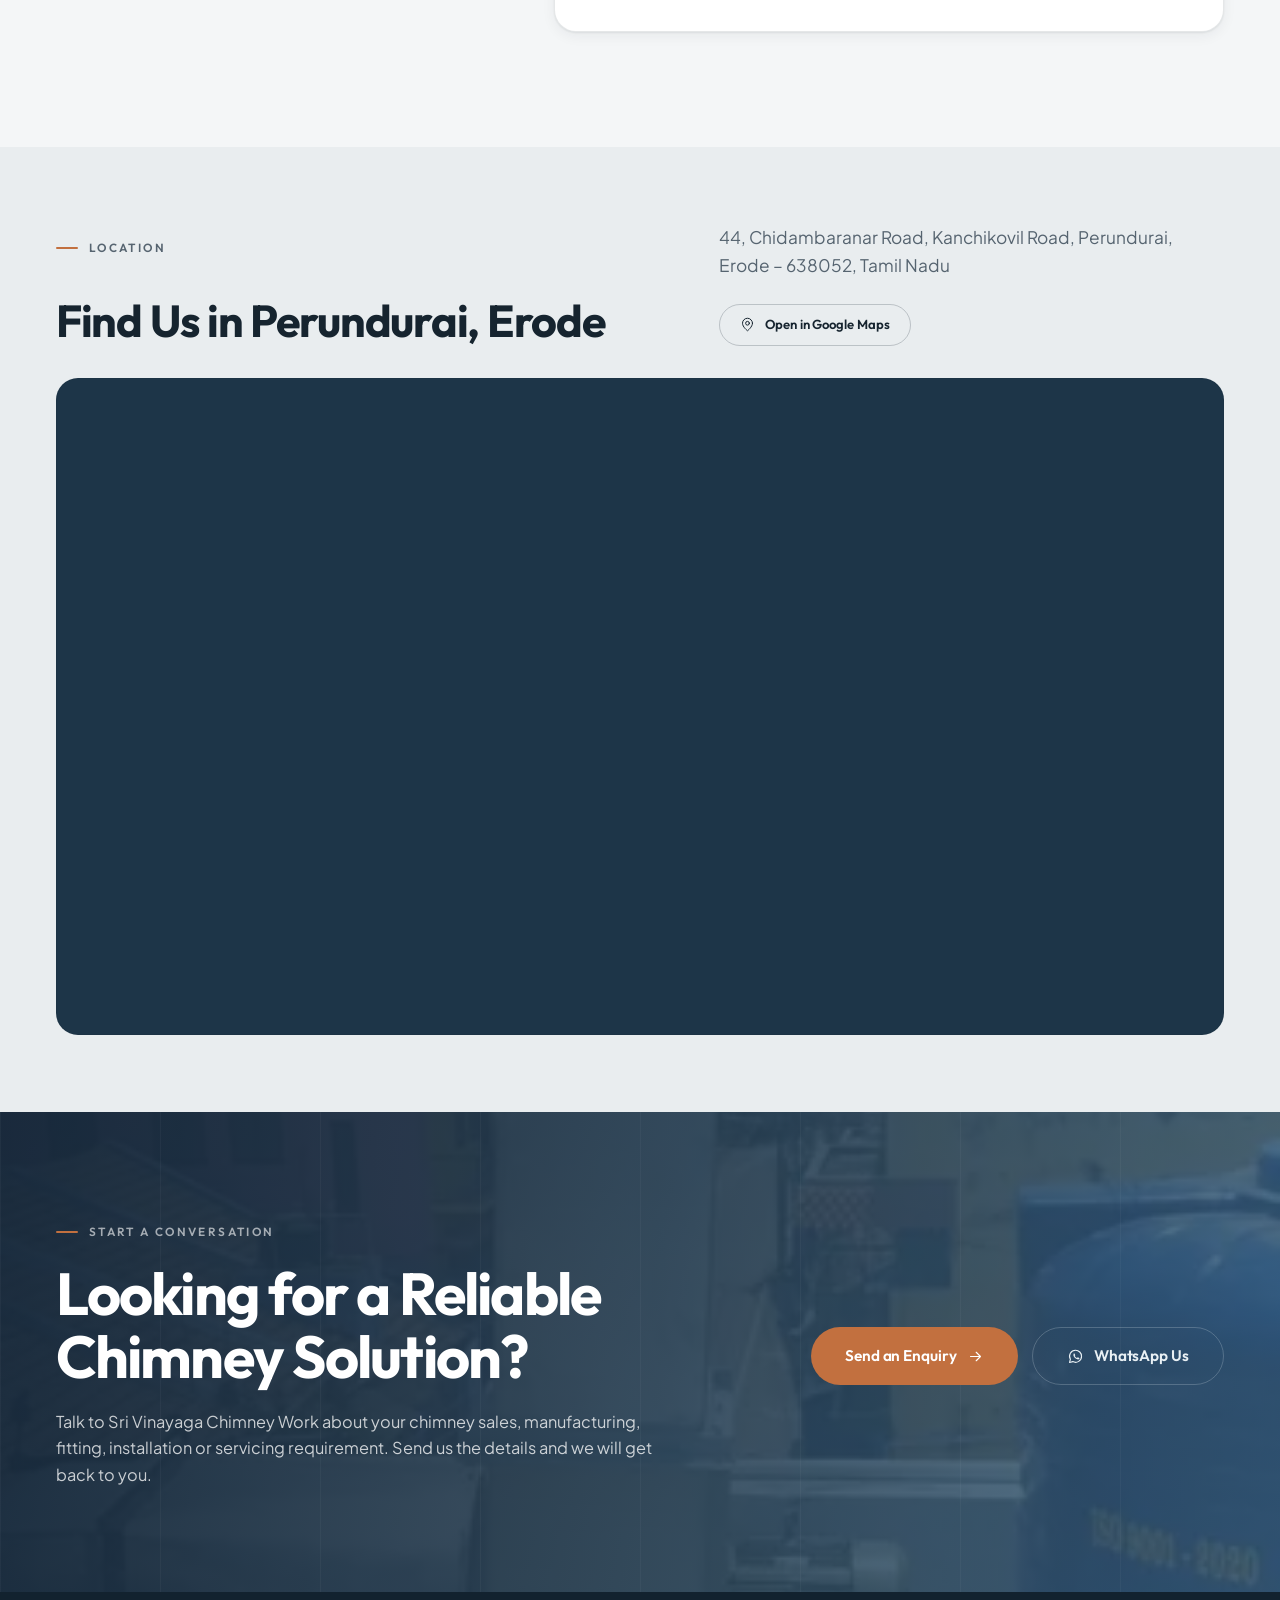
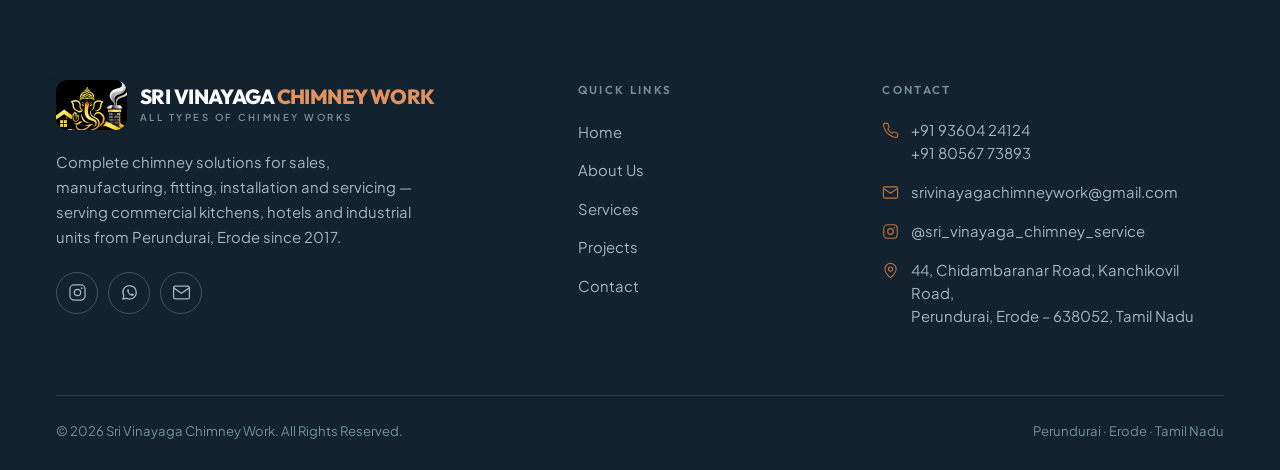
<file: contact.html>
<!DOCTYPE html>
<html lang="en">
<head>
<meta charset="utf-8">
<meta name="viewport" content="width=device-width, initial-scale=1">
<title>Contact | Sri Vinayaga Chimney Work — Perundurai, Erode</title>
<meta name="description" content="Contact Sri Vinayaga Chimney Work for chimney sales, manufacturing, installation and servicing. Call +91 93604 24124 or +91 80567 73893, WhatsApp, or send an enquiry from Perundurai, Erode.">
<meta name="theme-color" content="#0B0E13">
<meta property="og:title" content="Contact | Sri Vinayaga Chimney Work — Perundurai, Erode">
<meta property="og:description" content="Contact Sri Vinayaga Chimney Work for chimney sales, manufacturing, installation and servicing. Call +91 93604 24124 or +91 80567 73893, WhatsApp, or send an enquiry from Perundurai, Erode.">
<meta property="og:type" content="website">
<meta property="og:image" content="assets/img/hood-install-commercial-kitchen.webp">
<link rel="icon" href="assets/img/favicon.png" type="image/png">
<link rel="apple-touch-icon" href="assets/img/favicon.png">
<link rel="preload" as="font" type="font/woff2" href="assets/fonts/outfit-latin-700-normal.woff2" crossorigin>
<link rel="preload" as="font" type="font/woff2" href="assets/fonts/plus-jakarta-sans-latin-400-normal.woff2" crossorigin>
<link rel="stylesheet" href="assets/css/fonts.css">
<link rel="stylesheet" href="assets/css/base.css">
<link rel="stylesheet" href="assets/css/components.css">
<link rel="stylesheet" href="assets/css/sections.css">
<link rel="preload" as="image" href="assets/img/rooftop-blower-install-team.webp">
</head>
<body>
<a class="skip-link" href="#main">Skip to content</a>
<div class="progress" aria-hidden="true"></div>

<div class="site-top">
  <div class="topbar">
    <div class="shell topbar__inner">
      <div class="topbar__list">
        <a class="topbar__item" href="tel:+919360424124"><svg width="15" height="15" viewBox="0 0 24 24" fill="none" stroke="currentColor" stroke-width="1.6" stroke-linecap="round" stroke-linejoin="round" aria-hidden="true"><path d="M22 16.9v3a2 2 0 0 1-2.2 2 19.8 19.8 0 0 1-8.6-3.1 19.5 19.5 0 0 1-6-6A19.8 19.8 0 0 1 2.1 4.2 2 2 0 0 1 4.1 2h3a2 2 0 0 1 2 1.7c.1 1 .4 1.9.7 2.8a2 2 0 0 1-.5 2.1L8.1 9.9a16 16 0 0 0 6 6l1.3-1.2a2 2 0 0 1 2.1-.5c.9.3 1.8.6 2.8.7a2 2 0 0 1 1.7 2z"/></svg> +91 93604 24124</a><a class="topbar__item topbar__item--hide" href="tel:+918056773893"><svg width="15" height="15" viewBox="0 0 24 24" fill="none" stroke="currentColor" stroke-width="1.6" stroke-linecap="round" stroke-linejoin="round" aria-hidden="true"><path d="M22 16.9v3a2 2 0 0 1-2.2 2 19.8 19.8 0 0 1-8.6-3.1 19.5 19.5 0 0 1-6-6A19.8 19.8 0 0 1 2.1 4.2 2 2 0 0 1 4.1 2h3a2 2 0 0 1 2 1.7c.1 1 .4 1.9.7 2.8a2 2 0 0 1-.5 2.1L8.1 9.9a16 16 0 0 0 6 6l1.3-1.2a2 2 0 0 1 2.1-.5c.9.3 1.8.6 2.8.7a2 2 0 0 1 1.7 2z"/></svg> +91 80567 73893</a>
        <a class="topbar__item topbar__item--hide" href="mailto:srivinayagachimneywork@gmail.com"><svg width="15" height="15" viewBox="0 0 24 24" fill="none" stroke="currentColor" stroke-width="1.6" stroke-linecap="round" stroke-linejoin="round" aria-hidden="true"><rect x="2" y="4" width="20" height="16" rx="2"/><path d="m2.5 6.5 9.5 6.5 9.5-6.5"/></svg> srivinayagachimneywork@gmail.com</a>
        <span class="topbar__item topbar__item--hide"><svg width="15" height="15" viewBox="0 0 24 24" fill="none" stroke="currentColor" stroke-width="1.6" stroke-linecap="round" stroke-linejoin="round" aria-hidden="true"><path d="M20 10c0 6-8 12-8 12s-8-6-8-12a8 8 0 0 1 16 0z"/><circle cx="12" cy="10" r="3"/></svg> Perundurai, Erode &middot; Since 2017</span>
      </div>
      <div class="topbar__social">
        <a href="https://www.instagram.com/sri_vinayaga_chimney_service" target="_blank" rel="noopener" aria-label="Instagram"><svg width="16" height="16" viewBox="0 0 24 24" fill="none" stroke="currentColor" stroke-width="1.6" stroke-linecap="round" stroke-linejoin="round" aria-hidden="true"><rect x="2.5" y="2.5" width="19" height="19" rx="5"/><circle cx="12" cy="12" r="4"/><circle cx="17.5" cy="6.5" r="1.1" fill="currentColor" stroke="none"/></svg></a>
        <a href="https://wa.me/919360424124?text=Hello%20Sri%20Vinayaga%20Chimney%20Work%2C%20I%20would%20like%20to%20enquire%20about%20your%20chimney%20services." target="_blank" rel="noopener" aria-label="WhatsApp"><svg width="16" height="16" viewBox="0 0 24 24" fill="none" stroke="currentColor" stroke-width="1.6" stroke-linecap="round" stroke-linejoin="round" aria-hidden="true"><path d="M20.5 11.6A8.4 8.4 0 0 0 12.1 3.2 8.4 8.4 0 0 0 4.8 15.9L3.6 20.4l4.6-1.2a8.4 8.4 0 0 0 12.3-7.6z"/><path d="M9.2 8.3c.2-.5.4-.5.6-.5h.5c.2 0 .4 0 .6.5l.7 1.7c.1.2 0 .4-.1.5l-.4.5c-.1.2-.2.3 0 .6a6 6 0 0 0 2.8 2.4c.3.1.4 0 .6-.1l.5-.6c.2-.2.3-.2.5-.1l1.6.8c.2.1.4.2.4.4 0 .2 0 .9-.3 1.2-.3.4-1 .7-1.5.7a7 7 0 0 1-4-1.8 8.4 8.4 0 0 1-2.4-3.3c-.3-.7-.3-1.5-.1-2z" fill="currentColor" stroke="none"/></svg></a>
      </div>
    </div>
  </div>

  <header class="site-header">
    <div class="shell">
      <div class="site-header__bar">
        <a class="brand" href="index.html" aria-label="Sri Vinayaga Chimney Work — home">
  <img class="brand__mark" src="assets/img/logo-mark.png" srcset="assets/img/logo-mark.png 1x, assets/img/logo-mark@2x.png 2x" width="284" height="200" alt="" aria-hidden="true">
  <span class="brand__text">
    <span class="brand__name">Sri Vinayaga <span class="alt">Chimney Work</span></span>
    <span class="brand__tag">All Types of Chimney Works</span>
  </span>
</a>
        <nav class="nav" aria-label="Primary">
          <span class="nav__pill" aria-hidden="true"></span>
          <a class="nav__link" href="index.html">Home</a><a class="nav__link" href="about.html">About Us</a><a class="nav__link" href="services.html">Services</a><a class="nav__link" href="projects.html">Projects</a><a class="nav__link is-active" href="contact.html" aria-current="page">Contact</a>
        </nav>
        <div class="header__actions">
          <a class="btn btn--primary btn--sm header__cta" href="contact.html">Get an Enquiry <svg width="16" height="16" viewBox="0 0 24 24" fill="none" stroke="currentColor" stroke-width="1.6" stroke-linecap="round" stroke-linejoin="round" aria-hidden="true"><path d="M5 12h14M13 6l6 6-6 6"/></svg></a>
          <button class="nav-toggle" type="button" data-nav-toggle aria-expanded="false" aria-controls="mobile-nav" aria-label="Open menu">
            <span></span><span></span>
          </button>
        </div>
      </div>
    </div>
  </header>
</div>

<div class="mobile-nav" id="mobile-nav" aria-hidden="true">
  <ul class="mobile-nav__list"><li class="mobile-nav__item"><a class="mobile-nav__link" style="--i:0" href="index.html"><span class="num">01</span>Home</a></li><li class="mobile-nav__item"><a class="mobile-nav__link" style="--i:1" href="about.html"><span class="num">02</span>About Us</a></li><li class="mobile-nav__item"><a class="mobile-nav__link" style="--i:2" href="services.html"><span class="num">03</span>Services</a></li><li class="mobile-nav__item"><a class="mobile-nav__link" style="--i:3" href="projects.html"><span class="num">04</span>Projects</a></li><li class="mobile-nav__item"><a class="mobile-nav__link is-active" style="--i:4" href="contact.html"><span class="num">05</span>Contact</a></li></ul>
  <div class="mobile-nav__foot">
    <div class="btn-row">
      <a class="btn btn--primary" href="tel:+919360424124"><svg width="16" height="16" viewBox="0 0 24 24" fill="none" stroke="currentColor" stroke-width="1.6" stroke-linecap="round" stroke-linejoin="round" aria-hidden="true"><path d="M22 16.9v3a2 2 0 0 1-2.2 2 19.8 19.8 0 0 1-8.6-3.1 19.5 19.5 0 0 1-6-6A19.8 19.8 0 0 1 2.1 4.2 2 2 0 0 1 4.1 2h3a2 2 0 0 1 2 1.7c.1 1 .4 1.9.7 2.8a2 2 0 0 1-.5 2.1L8.1 9.9a16 16 0 0 0 6 6l1.3-1.2a2 2 0 0 1 2.1-.5c.9.3 1.8.6 2.8.7a2 2 0 0 1 1.7 2z"/></svg> Call Now</a>
      <a class="btn btn--wa btn--icon-static" href="https://wa.me/919360424124?text=Hello%20Sri%20Vinayaga%20Chimney%20Work%2C%20I%20would%20like%20to%20enquire%20about%20your%20chimney%20services." target="_blank" rel="noopener"><svg width="16" height="16" viewBox="0 0 24 24" fill="none" stroke="currentColor" stroke-width="1.6" stroke-linecap="round" stroke-linejoin="round" aria-hidden="true"><path d="M20.5 11.6A8.4 8.4 0 0 0 12.1 3.2 8.4 8.4 0 0 0 4.8 15.9L3.6 20.4l4.6-1.2a8.4 8.4 0 0 0 12.3-7.6z"/><path d="M9.2 8.3c.2-.5.4-.5.6-.5h.5c.2 0 .4 0 .6.5l.7 1.7c.1.2 0 .4-.1.5l-.4.5c-.1.2-.2.3 0 .6a6 6 0 0 0 2.8 2.4c.3.1.4 0 .6-.1l.5-.6c.2-.2.3-.2.5-.1l1.6.8c.2.1.4.2.4.4 0 .2 0 .9-.3 1.2-.3.4-1 .7-1.5.7a7 7 0 0 1-4-1.8 8.4 8.4 0 0 1-2.4-3.3c-.3-.7-.3-1.5-.1-2z" fill="currentColor" stroke="none"/></svg> WhatsApp</a>
    </div>
    <div class="mobile-nav__meta">
      44, Chidambaranar Road, Kanchikovil Road<br>Perundurai, Erode – 638052, Tamil Nadu<br>
      <a href="tel:+919360424124">+91 93604 24124</a> &middot; <a href="tel:+918056773893">+91 80567 73893</a><br>
      <a href="mailto:srivinayagachimneywork@gmail.com">srivinayagachimneywork@gmail.com</a>
    </div>
  </div>
</div>

<main id="main">
<section class="page-hero">
  <div class="page-hero__bg"><img src="assets/img/hood-duct-large-kitchen.webp" srcset="assets/img/hood-duct-large-kitchen-sm.webp 760w, assets/img/hood-duct-large-kitchen.webp 1280w" sizes="100vw" width="1280" height="576" alt="" loading="eager" fetchpriority="high" decoding="async" style="width:100%;height:100%;object-fit:cover"></div>
  <div class="shell page-hero__inner">
    <nav class="crumbs" aria-label="Breadcrumb"><a href="index.html">Home</a><span>/</span><span aria-current="page">Contact</span></nav>
    <span class="eyebrow">Contact</span>
    <h1 class="t-h1" data-split="55" style="margin-top:18px;color:#fff">Tell Us What Your Kitchen Needs</h1>
    <p class="t-lead" style="color:rgba(237,239,243,.76)">Send your requirement and we will come back with the right chimney, duct or servicing option — and what it involves.</p>
  </div>
</section>

<section class="section">
  <div class="shell contact-grid">

    <aside class="contact-card reveal">
      <span class="eyebrow" style="color:var(--on-dark-dim)">Get in touch</span>
      <h2 class="t-h3" style="margin-top:16px;color:#fff">Sri Vinayaga Chimney Work</h2>
      <p class="t-sm" style="color:var(--on-dark-dim);margin-top:10px">All Types of Chimney Works &middot; Since 2017</p>

      <div class="contact-card__list">
        <div class="contact-card__item">
          <span class="contact-card__ico"><svg width="18" height="18" viewBox="0 0 24 24" fill="none" stroke="currentColor" stroke-width="1.6" stroke-linecap="round" stroke-linejoin="round" aria-hidden="true"><path d="M22 16.9v3a2 2 0 0 1-2.2 2 19.8 19.8 0 0 1-8.6-3.1 19.5 19.5 0 0 1-6-6A19.8 19.8 0 0 1 2.1 4.2 2 2 0 0 1 4.1 2h3a2 2 0 0 1 2 1.7c.1 1 .4 1.9.7 2.8a2 2 0 0 1-.5 2.1L8.1 9.9a16 16 0 0 0 6 6l1.3-1.2a2 2 0 0 1 2.1-.5c.9.3 1.8.6 2.8.7a2 2 0 0 1 1.7 2z"/></svg></span>
          <div><div class="contact-card__k">Phone</div>
            <div class="contact-card__v"><a href="tel:+919360424124">+91 93604 24124</a> <span class="contact-card__note">WhatsApp</span><br><a href="tel:+918056773893">+91 80567 73893</a></div></div>
        </div>
        <div class="contact-card__item">
          <span class="contact-card__ico"><svg width="18" height="18" viewBox="0 0 24 24" fill="none" stroke="currentColor" stroke-width="1.6" stroke-linecap="round" stroke-linejoin="round" aria-hidden="true"><rect x="2" y="4" width="20" height="16" rx="2"/><path d="m2.5 6.5 9.5 6.5 9.5-6.5"/></svg></span>
          <div><div class="contact-card__k">Email</div>
            <div class="contact-card__v"><a href="mailto:srivinayagachimneywork@gmail.com">srivinayagachimneywork@gmail.com</a></div></div>
        </div>
        <div class="contact-card__item">
          <span class="contact-card__ico"><svg width="18" height="18" viewBox="0 0 24 24" fill="none" stroke="currentColor" stroke-width="1.6" stroke-linecap="round" stroke-linejoin="round" aria-hidden="true"><rect x="2.5" y="2.5" width="19" height="19" rx="5"/><circle cx="12" cy="12" r="4"/><circle cx="17.5" cy="6.5" r="1.1" fill="currentColor" stroke="none"/></svg></span>
          <div><div class="contact-card__k">Instagram</div>
            <div class="contact-card__v"><a href="https://www.instagram.com/sri_vinayaga_chimney_service" target="_blank" rel="noopener">@sri_vinayaga_chimney_service</a></div></div>
        </div>
        <div class="contact-card__item">
          <span class="contact-card__ico"><svg width="18" height="18" viewBox="0 0 24 24" fill="none" stroke="currentColor" stroke-width="1.6" stroke-linecap="round" stroke-linejoin="round" aria-hidden="true"><path d="M20 10c0 6-8 12-8 12s-8-6-8-12a8 8 0 0 1 16 0z"/><circle cx="12" cy="10" r="3"/></svg></span>
          <div><div class="contact-card__k">Address</div>
            <div class="contact-card__v">44, Chidambaranar Road, Kanchikovil Road,<br>Perundurai, Erode – 638052, Tamil Nadu</div></div>
        </div>
      </div>

      <div class="btn-row" style="margin-top:28px">
        <a class="btn btn--wa btn--icon-static" href="https://wa.me/919360424124?text=Hello%20Sri%20Vinayaga%20Chimney%20Work%2C%20I%20would%20like%20to%20enquire%20about%20your%20chimney%20services." target="_blank" rel="noopener"><svg width="16" height="16" viewBox="0 0 24 24" fill="none" stroke="currentColor" stroke-width="1.6" stroke-linecap="round" stroke-linejoin="round" aria-hidden="true"><path d="M20.5 11.6A8.4 8.4 0 0 0 12.1 3.2 8.4 8.4 0 0 0 4.8 15.9L3.6 20.4l4.6-1.2a8.4 8.4 0 0 0 12.3-7.6z"/><path d="M9.2 8.3c.2-.5.4-.5.6-.5h.5c.2 0 .4 0 .6.5l.7 1.7c.1.2 0 .4-.1.5l-.4.5c-.1.2-.2.3 0 .6a6 6 0 0 0 2.8 2.4c.3.1.4 0 .6-.1l.5-.6c.2-.2.3-.2.5-.1l1.6.8c.2.1.4.2.4.4 0 .2 0 .9-.3 1.2-.3.4-1 .7-1.5.7a7 7 0 0 1-4-1.8 8.4 8.4 0 0 1-2.4-3.3c-.3-.7-.3-1.5-.1-2z" fill="currentColor" stroke="none"/></svg> Chat on WhatsApp</a>
        <a class="btn btn--ghost" href="tel:+919360424124"><svg width="16" height="16" viewBox="0 0 24 24" fill="none" stroke="currentColor" stroke-width="1.6" stroke-linecap="round" stroke-linejoin="round" aria-hidden="true"><path d="M22 16.9v3a2 2 0 0 1-2.2 2 19.8 19.8 0 0 1-8.6-3.1 19.5 19.5 0 0 1-6-6A19.8 19.8 0 0 1 2.1 4.2 2 2 0 0 1 4.1 2h3a2 2 0 0 1 2 1.7c.1 1 .4 1.9.7 2.8a2 2 0 0 1-.5 2.1L8.1 9.9a16 16 0 0 0 6 6l1.3-1.2a2 2 0 0 1 2.1-.5c.9.3 1.8.6 2.8.7a2 2 0 0 1 1.7 2z"/></svg> Call 93604 24124</a>
        <a class="btn btn--ghost" href="tel:+918056773893"><svg width="16" height="16" viewBox="0 0 24 24" fill="none" stroke="currentColor" stroke-width="1.6" stroke-linecap="round" stroke-linejoin="round" aria-hidden="true"><path d="M22 16.9v3a2 2 0 0 1-2.2 2 19.8 19.8 0 0 1-8.6-3.1 19.5 19.5 0 0 1-6-6A19.8 19.8 0 0 1 2.1 4.2 2 2 0 0 1 4.1 2h3a2 2 0 0 1 2 1.7c.1 1 .4 1.9.7 2.8a2 2 0 0 1-.5 2.1L8.1 9.9a16 16 0 0 0 6 6l1.3-1.2a2 2 0 0 1 2.1-.5c.9.3 1.8.6 2.8.7a2 2 0 0 1 1.7 2z"/></svg> Call 80567 73893</a>
      </div>
    </aside>

    <div class="form-card reveal" style="--d:100ms">
      <span class="eyebrow">Enquiry form</span>
      <h2 class="t-h2" data-split="45" style="margin:16px 0 10px">Send an Enquiry</h2>
      <p class="t-body" style="margin-bottom:26px">Fill in the details below. Submitting opens WhatsApp with your enquiry ready to send, so it reaches us straight away.</p>

      <div class="form-status" data-form-status>
        <svg width="20" height="20" viewBox="0 0 24 24" fill="none" stroke="currentColor" stroke-width="2.4" stroke-linecap="round" stroke-linejoin="round" aria-hidden="true"><path d="M20 6L9 17l-5-5"/></svg>
        <span><strong>Thank you.</strong> Your enquiry has been prepared in WhatsApp — press send there and we will reply shortly. If WhatsApp did not open, call +91 93604 24124 or +91 80567 73893, or email srivinayagachimneywork@gmail.com.</span>
      </div>

      <form class="form form--2col" data-enquiry-form novalidate style="margin-top:20px">
        <div class="field">
          <label for="name">Full Name <span class="req">*</span></label>
          <input id="name" name="name" type="text" autocomplete="name" placeholder="Your name" required>
          <span class="field__err"></span>
        </div>
        <div class="field">
          <label for="phone">Phone Number <span class="req">*</span></label>
          <input id="phone" name="phone" type="tel" inputmode="tel" autocomplete="tel" placeholder="10-digit mobile number" required>
          <span class="field__err"></span>
        </div>
        <div class="field">
          <label for="email">Email</label>
          <input id="email" name="email" type="email" autocomplete="email" placeholder="you@example.com">
          <span class="field__err"></span>
        </div>
        <div class="field">
          <label for="service">Service Required <span class="req">*</span></label>
          <select id="service" name="service" required>
            <option value="">Select a service</option>
            <option value="Chimney Sales">Chimney Sales</option><option value="Chimney Manufacturing">Chimney Manufacturing</option><option value="Chimney Fittings">Chimney Fittings</option><option value="Chimney Installation">Chimney Installation</option><option value="Chimney Servicing">Chimney Servicing</option><option value="Repair & Maintenance">Repair &amp; Maintenance</option><option value="Custom Chimney Solutions">Custom Chimney Solutions</option>
            <option value="Not sure — please advise">Not sure — please advise</option>
          </select>
          <span class="field__err"></span>
        </div>
        <div class="field field--full">
          <label for="location">Project / Site Location</label>
          <input id="location" name="location" type="text" placeholder="Area, town or district">
          <span class="field__err"></span>
        </div>
        <fieldset class="field field--full" style="border:0;padding:0;margin:0">
          <legend style="font-family:var(--font-display);font-size:.78rem;font-weight:600;letter-spacing:.06em;text-transform:uppercase;color:var(--on-light-dim);margin-bottom:8px">Preferred Contact Method</legend>
          <div class="radio-row">
            <label class="radio-chip"><input type="radio" name="contact_pref" value="WhatsApp" checked><span>WhatsApp</span></label>
            <label class="radio-chip"><input type="radio" name="contact_pref" value="Phone call"><span>Phone call</span></label>
            <label class="radio-chip"><input type="radio" name="contact_pref" value="Email"><span>Email</span></label>
          </div>
        </fieldset>
        <div class="field field--full">
          <label for="message">Your Requirement <span class="req">*</span></label>
          <textarea id="message" name="message" placeholder="Kitchen size, number of burners, existing chimney details, or what you need done." required></textarea>
          <span class="field__err"></span>
        </div>
        <div class="field--full" style="display:flex;flex-wrap:wrap;gap:16px;align-items:center">
          <button class="btn btn--primary btn--lg" type="submit">Submit Enquiry <svg width="17" height="17" viewBox="0 0 24 24" fill="none" stroke="currentColor" stroke-width="1.6" stroke-linecap="round" stroke-linejoin="round" aria-hidden="true"><path d="M5 12h14M13 6l6 6-6 6"/></svg></button>
          <span class="form-note">Fields marked <span style="color:var(--red)">*</span> are required.</span>
        </div>
      </form>
    </div>
  </div>
</section>

<section class="section section--paper-2 section--tight">
  <div class="shell">
    <div class="sec-head sec-head--split" style="margin-bottom:32px">
      <div>
        <span class="eyebrow reveal">Location</span>
        <h2 class="t-h2 reveal" data-split="45" style="--d:60ms;margin-top:18px">Find Us in Perundurai, Erode</h2>
      </div>
      <div class="reveal" style="--d:120ms">
        <p class="t-lead" style="margin-bottom:18px">44, Chidambaranar Road, Kanchikovil Road, Perundurai, Erode – 638052, Tamil Nadu</p>
        <a class="btn btn--outline btn--sm" href="https://share.google/HwqKtiMoPJSOLk6de" target="_blank" rel="noopener"><svg width="15" height="15" viewBox="0 0 24 24" fill="none" stroke="currentColor" stroke-width="1.6" stroke-linecap="round" stroke-linejoin="round" aria-hidden="true"><path d="M20 10c0 6-8 12-8 12s-8-6-8-12a8 8 0 0 1 16 0z"/><circle cx="12" cy="10" r="3"/></svg> Open in Google Maps</a>
      </div>
    </div>
    <div class="map-wrap reveal">
      <iframe title="Map showing the location of Sri Vinayaga Chimney Work in Perundurai, Erode"
              src="https://www.google.com/maps?q=44+Chidambaranar+Road,+Kanchikovil+Road,+Perundurai,+Erode,+Tamil+Nadu+638052&output=embed" loading="lazy" referrerpolicy="no-referrer-when-downgrade"
              allowfullscreen></iframe>
    </div>
  </div>
</section>

<section class="cta-band">
  <div class="cta-band__bg"><img src="assets/img/rooftop-blower-riser.webp" srcset="assets/img/rooftop-blower-riser-sm.webp 760w, assets/img/rooftop-blower-riser.webp 560w" sizes="100vw" width="560" height="1152" alt="Technicians installing a rooftop blower unit" loading="lazy" decoding="async" style="width:100%;height:100%;object-fit:cover"></div>
  <div class="cta-band__marks"></div>
  <div class="shell cta-band__inner">
    <div class="reveal">
      <span class="eyebrow" style="color:rgba(255,255,255,.6)">Start a conversation</span>
      <h2 class="t-h1" data-split="50" style="margin-top:20px">Looking for a Reliable Chimney Solution?</h2>
      <p>Talk to Sri Vinayaga Chimney Work about your chimney sales, manufacturing, fitting, installation or servicing requirement. Send us the details and we will get back to you.</p>
    </div>
    <div class="btn-row reveal" style="--d:120ms">
      <a class="btn btn--primary btn--lg" href="contact.html">Send an Enquiry <svg width="17" height="17" viewBox="0 0 24 24" fill="none" stroke="currentColor" stroke-width="1.6" stroke-linecap="round" stroke-linejoin="round" aria-hidden="true"><path d="M5 12h14M13 6l6 6-6 6"/></svg></a>
      <a class="btn btn--ghost btn--lg btn--icon-static" href="https://wa.me/919360424124?text=Hello%20Sri%20Vinayaga%20Chimney%20Work%2C%20I%20would%20like%20to%20enquire%20about%20your%20chimney%20services." target="_blank" rel="noopener"><svg width="17" height="17" viewBox="0 0 24 24" fill="none" stroke="currentColor" stroke-width="1.6" stroke-linecap="round" stroke-linejoin="round" aria-hidden="true"><path d="M20.5 11.6A8.4 8.4 0 0 0 12.1 3.2 8.4 8.4 0 0 0 4.8 15.9L3.6 20.4l4.6-1.2a8.4 8.4 0 0 0 12.3-7.6z"/><path d="M9.2 8.3c.2-.5.4-.5.6-.5h.5c.2 0 .4 0 .6.5l.7 1.7c.1.2 0 .4-.1.5l-.4.5c-.1.2-.2.3 0 .6a6 6 0 0 0 2.8 2.4c.3.1.4 0 .6-.1l.5-.6c.2-.2.3-.2.5-.1l1.6.8c.2.1.4.2.4.4 0 .2 0 .9-.3 1.2-.3.4-1 .7-1.5.7a7 7 0 0 1-4-1.8 8.4 8.4 0 0 1-2.4-3.3c-.3-.7-.3-1.5-.1-2z" fill="currentColor" stroke="none"/></svg> WhatsApp Us</a>
    </div>
  </div>
</section>
</main>
<footer class="site-footer">
  <div class="shell">
    <div class="site-footer__top">
      <div class="footer-brand">
        <a class="brand" href="index.html" aria-label="Sri Vinayaga Chimney Work — home">
  <img class="brand__mark" src="assets/img/logo-mark.png" srcset="assets/img/logo-mark.png 1x, assets/img/logo-mark@2x.png 2x" width="284" height="200" alt="" aria-hidden="true">
  <span class="brand__text">
    <span class="brand__name">Sri Vinayaga <span class="alt">Chimney Work</span></span>
    <span class="brand__tag">All Types of Chimney Works</span>
  </span>
</a>
        <p>Complete chimney solutions for sales, manufacturing, fitting, installation and servicing — serving commercial kitchens, hotels and industrial units from Perundurai, Erode since 2017.</p>
        <div class="socials">
          <a href="https://www.instagram.com/sri_vinayaga_chimney_service" target="_blank" rel="noopener" aria-label="Instagram"><svg width="19" height="19" viewBox="0 0 24 24" fill="none" stroke="currentColor" stroke-width="1.6" stroke-linecap="round" stroke-linejoin="round" aria-hidden="true"><rect x="2.5" y="2.5" width="19" height="19" rx="5"/><circle cx="12" cy="12" r="4"/><circle cx="17.5" cy="6.5" r="1.1" fill="currentColor" stroke="none"/></svg></a>
          <a href="https://wa.me/919360424124?text=Hello%20Sri%20Vinayaga%20Chimney%20Work%2C%20I%20would%20like%20to%20enquire%20about%20your%20chimney%20services." target="_blank" rel="noopener" aria-label="WhatsApp"><svg width="19" height="19" viewBox="0 0 24 24" fill="none" stroke="currentColor" stroke-width="1.6" stroke-linecap="round" stroke-linejoin="round" aria-hidden="true"><path d="M20.5 11.6A8.4 8.4 0 0 0 12.1 3.2 8.4 8.4 0 0 0 4.8 15.9L3.6 20.4l4.6-1.2a8.4 8.4 0 0 0 12.3-7.6z"/><path d="M9.2 8.3c.2-.5.4-.5.6-.5h.5c.2 0 .4 0 .6.5l.7 1.7c.1.2 0 .4-.1.5l-.4.5c-.1.2-.2.3 0 .6a6 6 0 0 0 2.8 2.4c.3.1.4 0 .6-.1l.5-.6c.2-.2.3-.2.5-.1l1.6.8c.2.1.4.2.4.4 0 .2 0 .9-.3 1.2-.3.4-1 .7-1.5.7a7 7 0 0 1-4-1.8 8.4 8.4 0 0 1-2.4-3.3c-.3-.7-.3-1.5-.1-2z" fill="currentColor" stroke="none"/></svg></a>
          <a href="mailto:srivinayagachimneywork@gmail.com" aria-label="Email"><svg width="19" height="19" viewBox="0 0 24 24" fill="none" stroke="currentColor" stroke-width="1.6" stroke-linecap="round" stroke-linejoin="round" aria-hidden="true"><rect x="2" y="4" width="20" height="16" rx="2"/><path d="m2.5 6.5 9.5 6.5 9.5-6.5"/></svg></a>
        </div>
      </div>
      <div>
        <h3 class="footer-col__h">Quick Links</h3>
        <ul class="footer-links"><li><a href="index.html">Home</a></li><li><a href="about.html">About Us</a></li><li><a href="services.html">Services</a></li><li><a href="projects.html">Projects</a></li><li><a href="contact.html">Contact</a></li></ul>
      </div>
      <div>
        <h3 class="footer-col__h">Contact</h3>
        <ul class="footer-contact">
          <li><svg width="17" height="17" viewBox="0 0 24 24" fill="none" stroke="currentColor" stroke-width="1.6" stroke-linecap="round" stroke-linejoin="round" aria-hidden="true"><path d="M22 16.9v3a2 2 0 0 1-2.2 2 19.8 19.8 0 0 1-8.6-3.1 19.5 19.5 0 0 1-6-6A19.8 19.8 0 0 1 2.1 4.2 2 2 0 0 1 4.1 2h3a2 2 0 0 1 2 1.7c.1 1 .4 1.9.7 2.8a2 2 0 0 1-.5 2.1L8.1 9.9a16 16 0 0 0 6 6l1.3-1.2a2 2 0 0 1 2.1-.5c.9.3 1.8.6 2.8.7a2 2 0 0 1 1.7 2z"/></svg><span><a href="tel:+919360424124">+91 93604 24124</a><br><a href="tel:+918056773893">+91 80567 73893</a></span></li>
          <li><svg width="17" height="17" viewBox="0 0 24 24" fill="none" stroke="currentColor" stroke-width="1.6" stroke-linecap="round" stroke-linejoin="round" aria-hidden="true"><rect x="2" y="4" width="20" height="16" rx="2"/><path d="m2.5 6.5 9.5 6.5 9.5-6.5"/></svg><span><a href="mailto:srivinayagachimneywork@gmail.com">srivinayagachimneywork@gmail.com</a></span></li>
          <li><svg width="17" height="17" viewBox="0 0 24 24" fill="none" stroke="currentColor" stroke-width="1.6" stroke-linecap="round" stroke-linejoin="round" aria-hidden="true"><rect x="2.5" y="2.5" width="19" height="19" rx="5"/><circle cx="12" cy="12" r="4"/><circle cx="17.5" cy="6.5" r="1.1" fill="currentColor" stroke="none"/></svg><span><a href="https://www.instagram.com/sri_vinayaga_chimney_service" target="_blank" rel="noopener">@sri_vinayaga_chimney_service</a></span></li>
          <li><svg width="17" height="17" viewBox="0 0 24 24" fill="none" stroke="currentColor" stroke-width="1.6" stroke-linecap="round" stroke-linejoin="round" aria-hidden="true"><path d="M20 10c0 6-8 12-8 12s-8-6-8-12a8 8 0 0 1 16 0z"/><circle cx="12" cy="10" r="3"/></svg><span>44, Chidambaranar Road, Kanchikovil Road,<br>Perundurai, Erode – 638052, Tamil Nadu</span></li>
        </ul>
        <div style="margin-top:6px"><ul class="footer-links" style="display:none"><li><a href="services.html">Chimney Sales</a></li><li><a href="services.html">Chimney Manufacturing</a></li><li><a href="services.html">Chimney Fitting</a></li><li><a href="services.html">Chimney Installation</a></li><li><a href="services.html">Chimney Servicing</a></li><li><a href="services.html">Repair &amp; Maintenance</a></li></ul></div>
      </div>
    </div>
    <div class="site-footer__bottom">
      <span>&copy; <span data-year>2026</span> Sri Vinayaga Chimney Work. All Rights Reserved.</span>
      <span>Perundurai &middot; Erode &middot; Tamil Nadu</span>
    </div>
  </div>
</footer>
<a class="wa-float btn--icon-static" href="https://wa.me/919360424124?text=Hello%20Sri%20Vinayaga%20Chimney%20Work%2C%20I%20would%20like%20to%20enquire%20about%20your%20chimney%20services." target="_blank" rel="noopener" aria-label="Chat on WhatsApp">
  <span class="wa-float__icon"><svg width="26" height="26" viewBox="0 0 24 24" fill="none" stroke="currentColor" stroke-width="1.5" stroke-linecap="round" stroke-linejoin="round" aria-hidden="true"><path d="M20.5 11.6A8.4 8.4 0 0 0 12.1 3.2 8.4 8.4 0 0 0 4.8 15.9L3.6 20.4l4.6-1.2a8.4 8.4 0 0 0 12.3-7.6z"/><path d="M9.2 8.3c.2-.5.4-.5.6-.5h.5c.2 0 .4 0 .6.5l.7 1.7c.1.2 0 .4-.1.5l-.4.5c-.1.2-.2.3 0 .6a6 6 0 0 0 2.8 2.4c.3.1.4 0 .6-.1l.5-.6c.2-.2.3-.2.5-.1l1.6.8c.2.1.4.2.4.4 0 .2 0 .9-.3 1.2-.3.4-1 .7-1.5.7a7 7 0 0 1-4-1.8 8.4 8.4 0 0 1-2.4-3.3c-.3-.7-.3-1.5-.1-2z" fill="currentColor" stroke="none"/></svg></span>
  <span class="wa-float__label">Chat on WhatsApp</span>
</a>
<nav class="mobile-bar" aria-label="Quick contact">
  <a href="tel:+919360424124"><svg width="17" height="17" viewBox="0 0 24 24" fill="none" stroke="currentColor" stroke-width="1.6" stroke-linecap="round" stroke-linejoin="round" aria-hidden="true"><path d="M22 16.9v3a2 2 0 0 1-2.2 2 19.8 19.8 0 0 1-8.6-3.1 19.5 19.5 0 0 1-6-6A19.8 19.8 0 0 1 2.1 4.2 2 2 0 0 1 4.1 2h3a2 2 0 0 1 2 1.7c.1 1 .4 1.9.7 2.8a2 2 0 0 1-.5 2.1L8.1 9.9a16 16 0 0 0 6 6l1.3-1.2a2 2 0 0 1 2.1-.5c.9.3 1.8.6 2.8.7a2 2 0 0 1 1.7 2z"/></svg> Call Now</a>
  <a class="mobile-bar__wa" href="https://wa.me/919360424124?text=Hello%20Sri%20Vinayaga%20Chimney%20Work%2C%20I%20would%20like%20to%20enquire%20about%20your%20chimney%20services." target="_blank" rel="noopener"><svg width="17" height="17" viewBox="0 0 24 24" fill="none" stroke="currentColor" stroke-width="1.6" stroke-linecap="round" stroke-linejoin="round" aria-hidden="true"><path d="M20.5 11.6A8.4 8.4 0 0 0 12.1 3.2 8.4 8.4 0 0 0 4.8 15.9L3.6 20.4l4.6-1.2a8.4 8.4 0 0 0 12.3-7.6z"/><path d="M9.2 8.3c.2-.5.4-.5.6-.5h.5c.2 0 .4 0 .6.5l.7 1.7c.1.2 0 .4-.1.5l-.4.5c-.1.2-.2.3 0 .6a6 6 0 0 0 2.8 2.4c.3.1.4 0 .6-.1l.5-.6c.2-.2.3-.2.5-.1l1.6.8c.2.1.4.2.4.4 0 .2 0 .9-.3 1.2-.3.4-1 .7-1.5.7a7 7 0 0 1-4-1.8 8.4 8.4 0 0 1-2.4-3.3c-.3-.7-.3-1.5-.1-2z" fill="currentColor" stroke="none"/></svg> WhatsApp</a>
</nav>
<div class="lightbox" data-lightbox aria-hidden="true" role="dialog" aria-modal="true" aria-label="Project viewer">
  <div class="lightbox__bar">
    <span data-lb-index>1 / 1</span>
    <button class="lb-btn" type="button" data-lb-close aria-label="Close"><svg width="18" height="18" viewBox="0 0 24 24" fill="none" stroke="currentColor" stroke-width="1.6" stroke-linecap="round" stroke-linejoin="round" aria-hidden="true"><path d="M6 6l12 12M18 6L6 18"/></svg></button>
  </div>
  <div class="lightbox__stage"></div>
  <div class="lightbox__foot">
    <div class="lightbox__meta">
      <span class="cat" data-lb-cat></span>
      <span class="ttl" data-lb-title></span>
    </div>
    <div class="lightbox__nav">
      <button class="lb-btn" type="button" data-lb-prev aria-label="Previous"><svg width="18" height="18" viewBox="0 0 24 24" fill="none" stroke="currentColor" stroke-width="1.6" stroke-linecap="round" stroke-linejoin="round" aria-hidden="true"><path d="M15 6l-6 6 6 6"/></svg></button>
      <button class="lb-btn" type="button" data-lb-next aria-label="Next"><svg width="18" height="18" viewBox="0 0 24 24" fill="none" stroke="currentColor" stroke-width="1.6" stroke-linecap="round" stroke-linejoin="round" aria-hidden="true"><path d="M9 6l6 6-6 6"/></svg></button>
    </div>
  </div>
</div>
<script type="application/ld+json">
{
  "@context": "https://schema.org",
  "@type": "LocalBusiness",
  "name": "Sri Vinayaga Chimney Work",
  "description": "Chimney sales, manufacturing, fitting, installation, servicing and repair for commercial kitchens and industrial units.",
  "foundingDate": "2017",
  "telephone": ["+919360424124", "+918056773893"],
  "email": "srivinayagachimneywork@gmail.com",
  "address": {
    "@type": "PostalAddress",
    "streetAddress": "44, Chidambaranar Road, Kanchikovil Road",
    "addressLocality": "Perundurai",
    "addressRegion": "Tamil Nadu",
    "postalCode": "638052",
    "addressCountry": "IN"
  },
  "sameAs": ["https://www.instagram.com/sri_vinayaga_chimney_service"]
}
</script>
<script src="assets/js/main.js" defer></script>
</body>
</html>
</file>
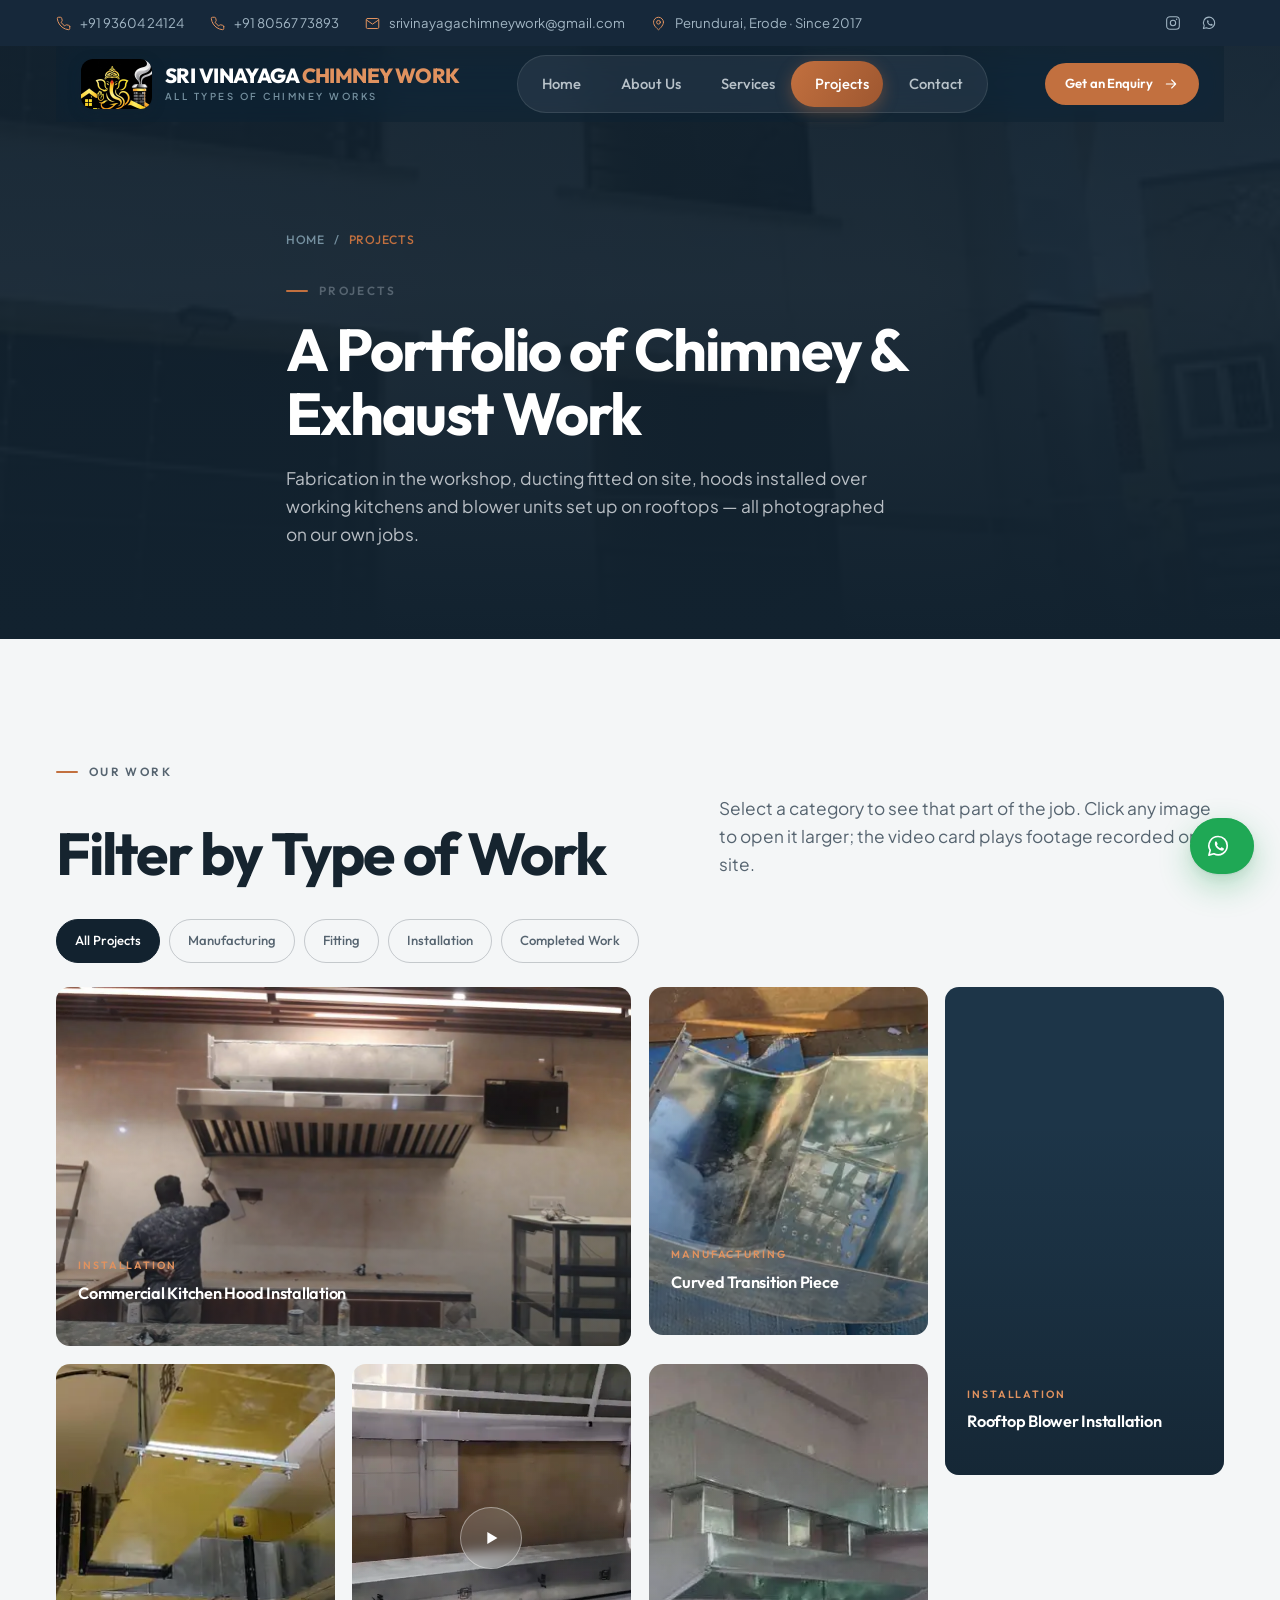
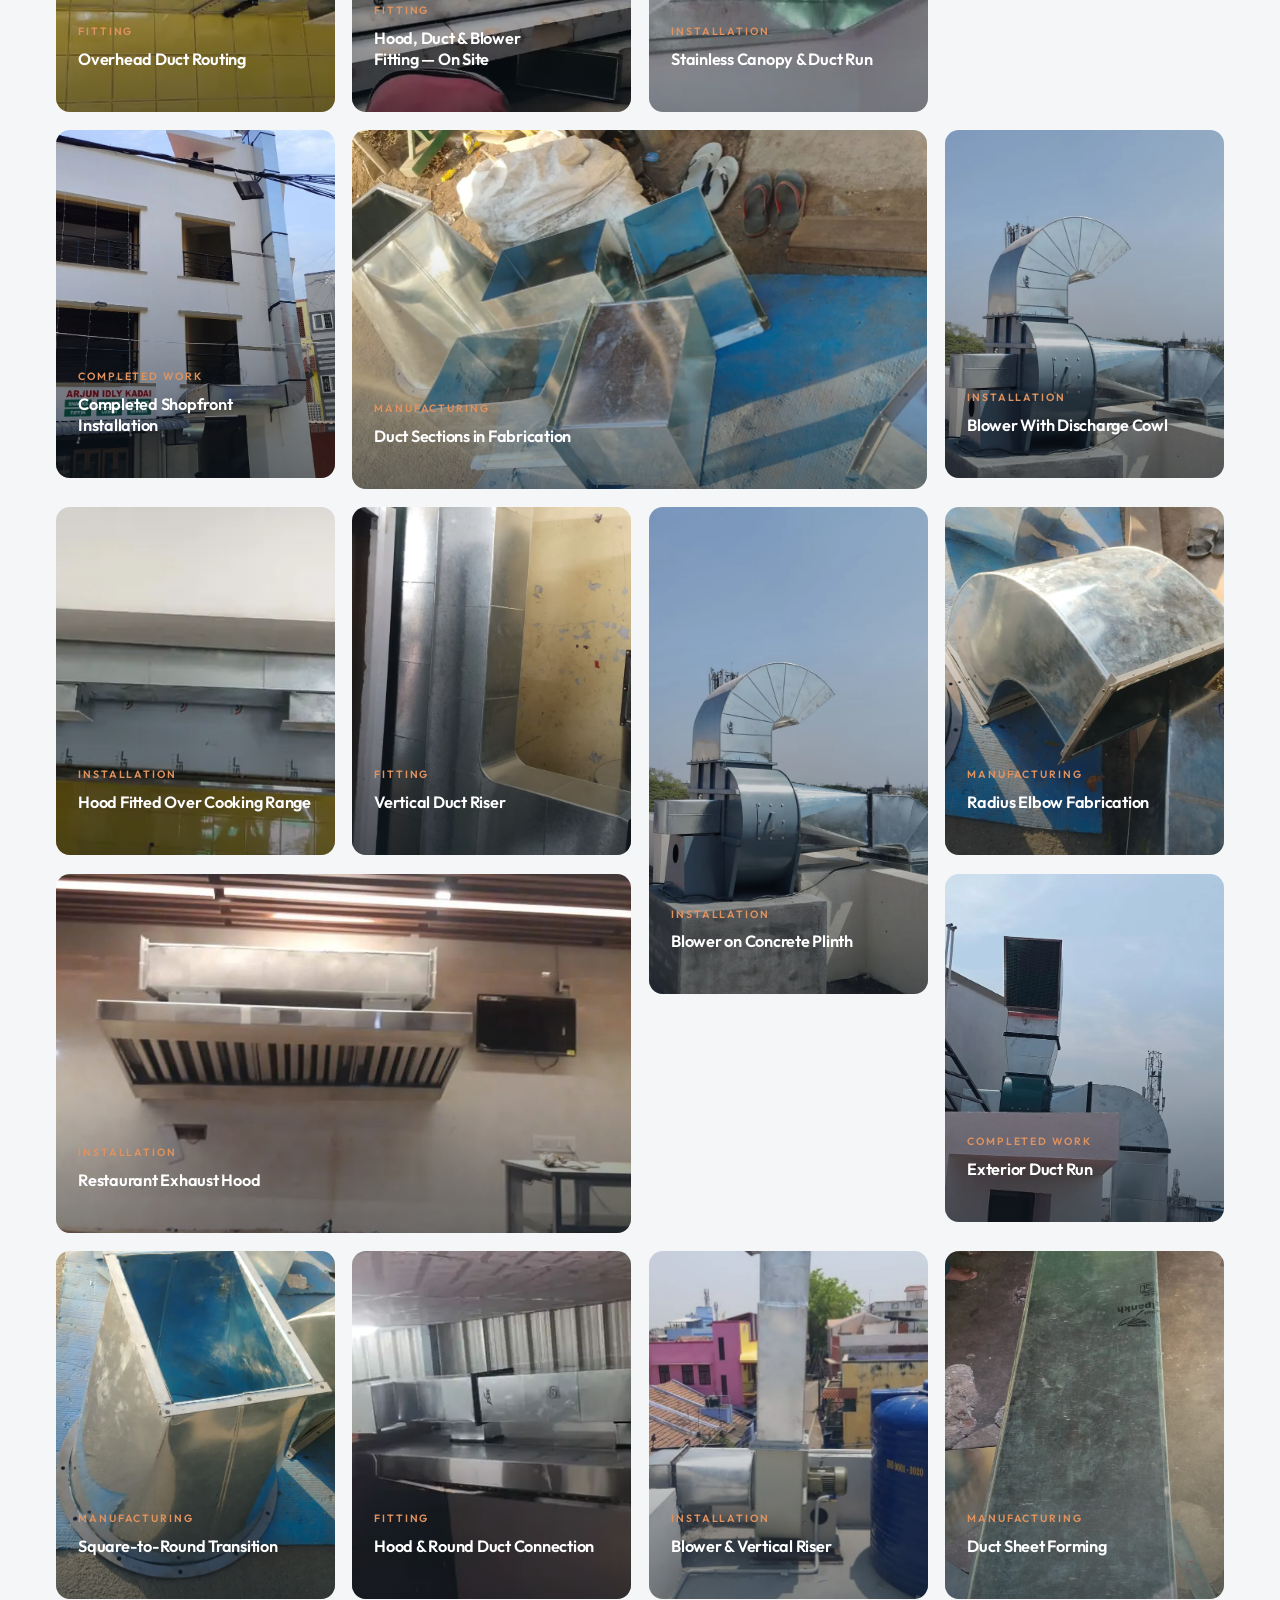
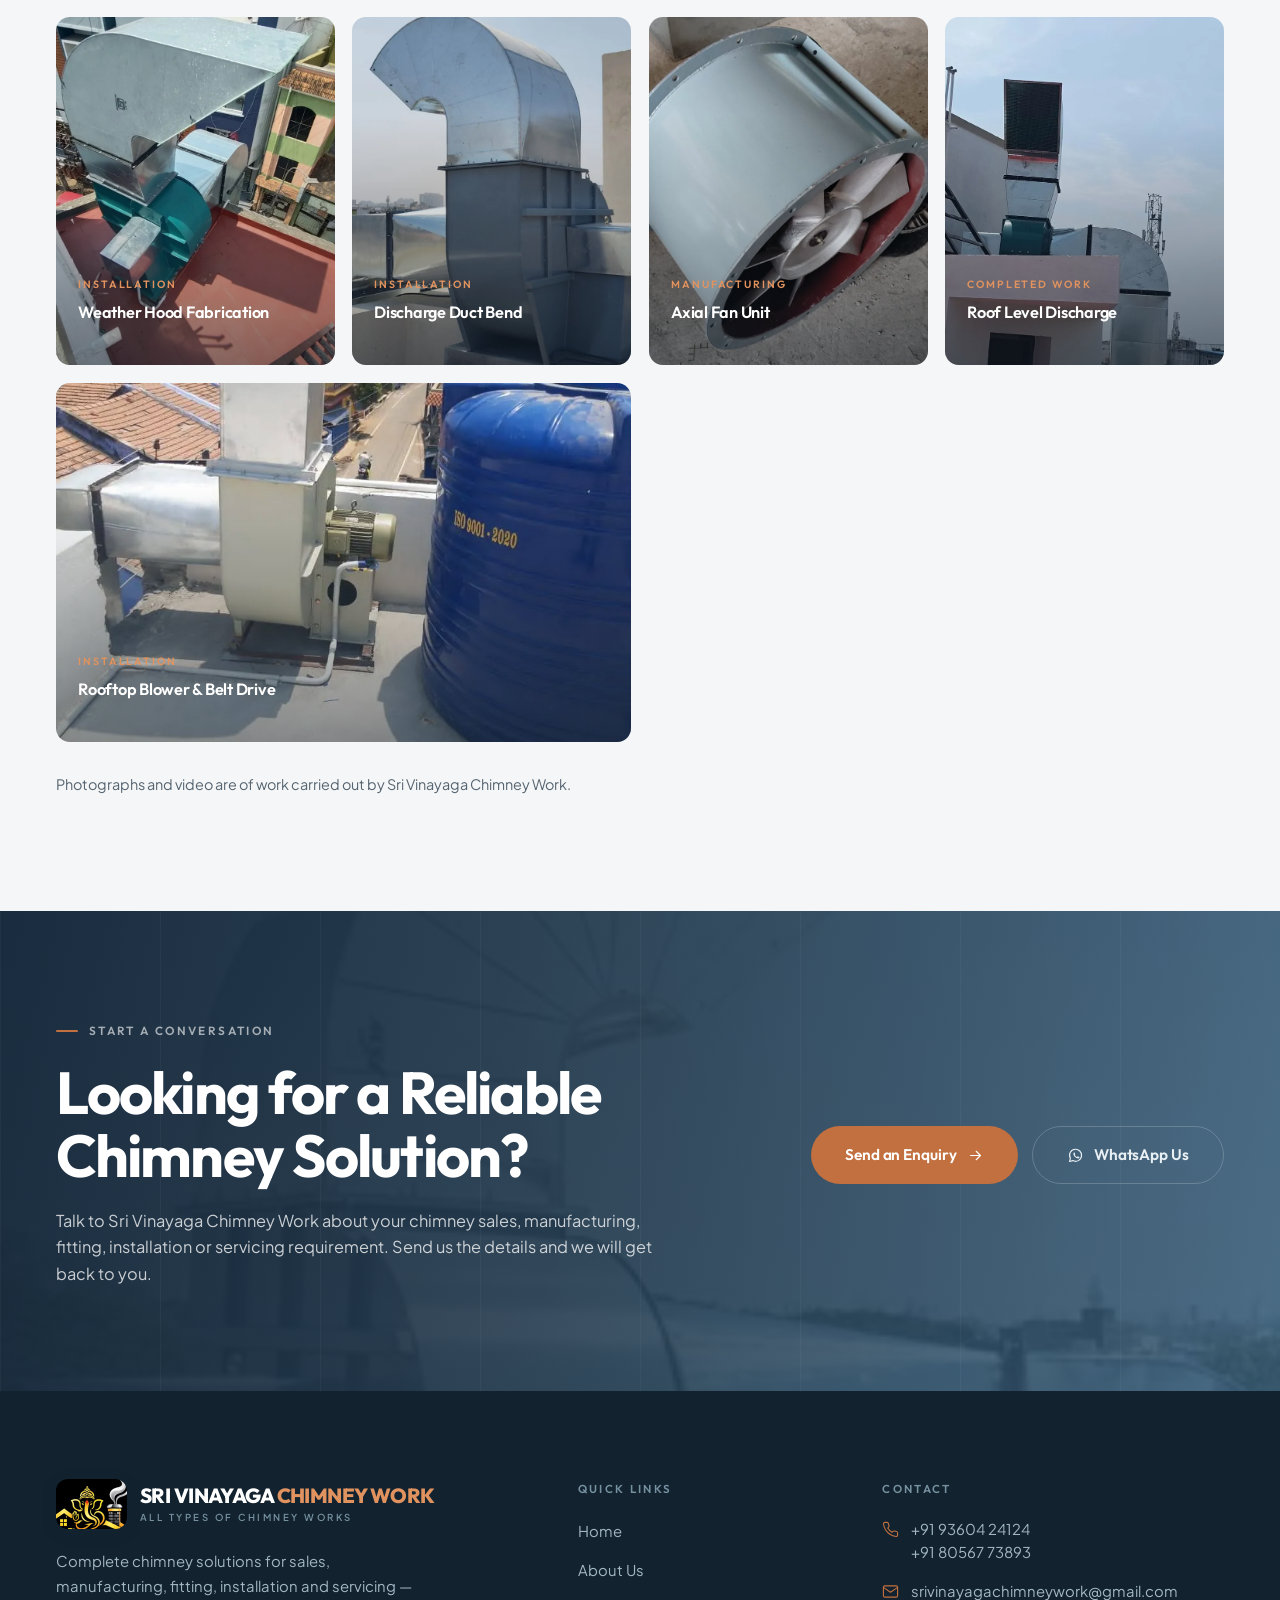
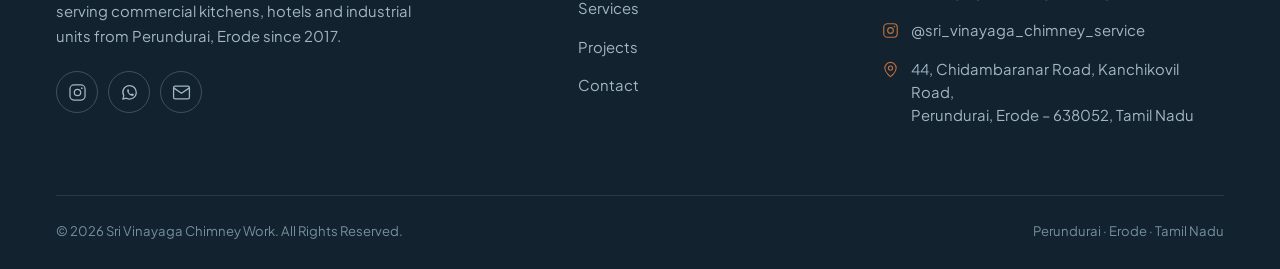
<file: projects.html>
<!DOCTYPE html>
<html lang="en">
<head>
<meta charset="utf-8">
<meta name="viewport" content="width=device-width, initial-scale=1">
<title>Projects | Chimney Manufacturing, Fitting & Installation Portfolio — Sri Vinayaga Chimney Work</title>
<meta name="description" content="Project portfolio of Sri Vinayaga Chimney Work: kitchen hood installation, duct fabrication and fitting, rooftop blower units and chimney servicing across Erode and Tamil Nadu.">
<meta name="theme-color" content="#0B0E13">
<meta property="og:title" content="Projects | Chimney Manufacturing, Fitting & Installation Portfolio — Sri Vinayaga Chimney Work">
<meta property="og:description" content="Project portfolio of Sri Vinayaga Chimney Work: kitchen hood installation, duct fabrication and fitting, rooftop blower units and chimney servicing across Erode and Tamil Nadu.">
<meta property="og:type" content="website">
<meta property="og:image" content="assets/img/hood-install-commercial-kitchen.webp">
<link rel="icon" href="assets/img/favicon.png" type="image/png">
<link rel="apple-touch-icon" href="assets/img/favicon.png">
<link rel="preload" as="font" type="font/woff2" href="assets/fonts/outfit-latin-700-normal.woff2" crossorigin>
<link rel="preload" as="font" type="font/woff2" href="assets/fonts/plus-jakarta-sans-latin-400-normal.woff2" crossorigin>
<link rel="stylesheet" href="assets/css/fonts.css">
<link rel="stylesheet" href="assets/css/base.css">
<link rel="stylesheet" href="assets/css/components.css">
<link rel="stylesheet" href="assets/css/sections.css">
<link rel="preload" as="image" href="assets/img/rooftop-blower-install-team.webp">
</head>
<body>
<a class="skip-link" href="#main">Skip to content</a>
<div class="progress" aria-hidden="true"></div>

<div class="site-top">
  <div class="topbar">
    <div class="shell topbar__inner">
      <div class="topbar__list">
        <a class="topbar__item" href="tel:+919360424124"><svg width="15" height="15" viewBox="0 0 24 24" fill="none" stroke="currentColor" stroke-width="1.6" stroke-linecap="round" stroke-linejoin="round" aria-hidden="true"><path d="M22 16.9v3a2 2 0 0 1-2.2 2 19.8 19.8 0 0 1-8.6-3.1 19.5 19.5 0 0 1-6-6A19.8 19.8 0 0 1 2.1 4.2 2 2 0 0 1 4.1 2h3a2 2 0 0 1 2 1.7c.1 1 .4 1.9.7 2.8a2 2 0 0 1-.5 2.1L8.1 9.9a16 16 0 0 0 6 6l1.3-1.2a2 2 0 0 1 2.1-.5c.9.3 1.8.6 2.8.7a2 2 0 0 1 1.7 2z"/></svg> +91 93604 24124</a><a class="topbar__item topbar__item--hide" href="tel:+918056773893"><svg width="15" height="15" viewBox="0 0 24 24" fill="none" stroke="currentColor" stroke-width="1.6" stroke-linecap="round" stroke-linejoin="round" aria-hidden="true"><path d="M22 16.9v3a2 2 0 0 1-2.2 2 19.8 19.8 0 0 1-8.6-3.1 19.5 19.5 0 0 1-6-6A19.8 19.8 0 0 1 2.1 4.2 2 2 0 0 1 4.1 2h3a2 2 0 0 1 2 1.7c.1 1 .4 1.9.7 2.8a2 2 0 0 1-.5 2.1L8.1 9.9a16 16 0 0 0 6 6l1.3-1.2a2 2 0 0 1 2.1-.5c.9.3 1.8.6 2.8.7a2 2 0 0 1 1.7 2z"/></svg> +91 80567 73893</a>
        <a class="topbar__item topbar__item--hide" href="mailto:srivinayagachimneywork@gmail.com"><svg width="15" height="15" viewBox="0 0 24 24" fill="none" stroke="currentColor" stroke-width="1.6" stroke-linecap="round" stroke-linejoin="round" aria-hidden="true"><rect x="2" y="4" width="20" height="16" rx="2"/><path d="m2.5 6.5 9.5 6.5 9.5-6.5"/></svg> srivinayagachimneywork@gmail.com</a>
        <span class="topbar__item topbar__item--hide"><svg width="15" height="15" viewBox="0 0 24 24" fill="none" stroke="currentColor" stroke-width="1.6" stroke-linecap="round" stroke-linejoin="round" aria-hidden="true"><path d="M20 10c0 6-8 12-8 12s-8-6-8-12a8 8 0 0 1 16 0z"/><circle cx="12" cy="10" r="3"/></svg> Perundurai, Erode &middot; Since 2017</span>
      </div>
      <div class="topbar__social">
        <a href="https://www.instagram.com/sri_vinayaga_chimney_service" target="_blank" rel="noopener" aria-label="Instagram"><svg width="16" height="16" viewBox="0 0 24 24" fill="none" stroke="currentColor" stroke-width="1.6" stroke-linecap="round" stroke-linejoin="round" aria-hidden="true"><rect x="2.5" y="2.5" width="19" height="19" rx="5"/><circle cx="12" cy="12" r="4"/><circle cx="17.5" cy="6.5" r="1.1" fill="currentColor" stroke="none"/></svg></a>
        <a href="https://wa.me/919360424124?text=Hello%20Sri%20Vinayaga%20Chimney%20Work%2C%20I%20would%20like%20to%20enquire%20about%20your%20chimney%20services." target="_blank" rel="noopener" aria-label="WhatsApp"><svg width="16" height="16" viewBox="0 0 24 24" fill="none" stroke="currentColor" stroke-width="1.6" stroke-linecap="round" stroke-linejoin="round" aria-hidden="true"><path d="M20.5 11.6A8.4 8.4 0 0 0 12.1 3.2 8.4 8.4 0 0 0 4.8 15.9L3.6 20.4l4.6-1.2a8.4 8.4 0 0 0 12.3-7.6z"/><path d="M9.2 8.3c.2-.5.4-.5.6-.5h.5c.2 0 .4 0 .6.5l.7 1.7c.1.2 0 .4-.1.5l-.4.5c-.1.2-.2.3 0 .6a6 6 0 0 0 2.8 2.4c.3.1.4 0 .6-.1l.5-.6c.2-.2.3-.2.5-.1l1.6.8c.2.1.4.2.4.4 0 .2 0 .9-.3 1.2-.3.4-1 .7-1.5.7a7 7 0 0 1-4-1.8 8.4 8.4 0 0 1-2.4-3.3c-.3-.7-.3-1.5-.1-2z" fill="currentColor" stroke="none"/></svg></a>
      </div>
    </div>
  </div>

  <header class="site-header">
    <div class="shell">
      <div class="site-header__bar">
        <a class="brand" href="index.html" aria-label="Sri Vinayaga Chimney Work — home">
  <img class="brand__mark" src="assets/img/logo-mark.png" srcset="assets/img/logo-mark.png 1x, assets/img/logo-mark@2x.png 2x" width="284" height="200" alt="" aria-hidden="true">
  <span class="brand__text">
    <span class="brand__name">Sri Vinayaga <span class="alt">Chimney Work</span></span>
    <span class="brand__tag">All Types of Chimney Works</span>
  </span>
</a>
        <nav class="nav" aria-label="Primary">
          <span class="nav__pill" aria-hidden="true"></span>
          <a class="nav__link" href="index.html">Home</a><a class="nav__link" href="about.html">About Us</a><a class="nav__link" href="services.html">Services</a><a class="nav__link is-active" href="projects.html" aria-current="page">Projects</a><a class="nav__link" href="contact.html">Contact</a>
        </nav>
        <div class="header__actions">
          <a class="btn btn--primary btn--sm header__cta" href="contact.html">Get an Enquiry <svg width="16" height="16" viewBox="0 0 24 24" fill="none" stroke="currentColor" stroke-width="1.6" stroke-linecap="round" stroke-linejoin="round" aria-hidden="true"><path d="M5 12h14M13 6l6 6-6 6"/></svg></a>
          <button class="nav-toggle" type="button" data-nav-toggle aria-expanded="false" aria-controls="mobile-nav" aria-label="Open menu">
            <span></span><span></span>
          </button>
        </div>
      </div>
    </div>
  </header>
</div>

<div class="mobile-nav" id="mobile-nav" aria-hidden="true">
  <ul class="mobile-nav__list"><li class="mobile-nav__item"><a class="mobile-nav__link" style="--i:0" href="index.html"><span class="num">01</span>Home</a></li><li class="mobile-nav__item"><a class="mobile-nav__link" style="--i:1" href="about.html"><span class="num">02</span>About Us</a></li><li class="mobile-nav__item"><a class="mobile-nav__link" style="--i:2" href="services.html"><span class="num">03</span>Services</a></li><li class="mobile-nav__item"><a class="mobile-nav__link is-active" style="--i:3" href="projects.html"><span class="num">04</span>Projects</a></li><li class="mobile-nav__item"><a class="mobile-nav__link" style="--i:4" href="contact.html"><span class="num">05</span>Contact</a></li></ul>
  <div class="mobile-nav__foot">
    <div class="btn-row">
      <a class="btn btn--primary" href="tel:+919360424124"><svg width="16" height="16" viewBox="0 0 24 24" fill="none" stroke="currentColor" stroke-width="1.6" stroke-linecap="round" stroke-linejoin="round" aria-hidden="true"><path d="M22 16.9v3a2 2 0 0 1-2.2 2 19.8 19.8 0 0 1-8.6-3.1 19.5 19.5 0 0 1-6-6A19.8 19.8 0 0 1 2.1 4.2 2 2 0 0 1 4.1 2h3a2 2 0 0 1 2 1.7c.1 1 .4 1.9.7 2.8a2 2 0 0 1-.5 2.1L8.1 9.9a16 16 0 0 0 6 6l1.3-1.2a2 2 0 0 1 2.1-.5c.9.3 1.8.6 2.8.7a2 2 0 0 1 1.7 2z"/></svg> Call Now</a>
      <a class="btn btn--wa btn--icon-static" href="https://wa.me/919360424124?text=Hello%20Sri%20Vinayaga%20Chimney%20Work%2C%20I%20would%20like%20to%20enquire%20about%20your%20chimney%20services." target="_blank" rel="noopener"><svg width="16" height="16" viewBox="0 0 24 24" fill="none" stroke="currentColor" stroke-width="1.6" stroke-linecap="round" stroke-linejoin="round" aria-hidden="true"><path d="M20.5 11.6A8.4 8.4 0 0 0 12.1 3.2 8.4 8.4 0 0 0 4.8 15.9L3.6 20.4l4.6-1.2a8.4 8.4 0 0 0 12.3-7.6z"/><path d="M9.2 8.3c.2-.5.4-.5.6-.5h.5c.2 0 .4 0 .6.5l.7 1.7c.1.2 0 .4-.1.5l-.4.5c-.1.2-.2.3 0 .6a6 6 0 0 0 2.8 2.4c.3.1.4 0 .6-.1l.5-.6c.2-.2.3-.2.5-.1l1.6.8c.2.1.4.2.4.4 0 .2 0 .9-.3 1.2-.3.4-1 .7-1.5.7a7 7 0 0 1-4-1.8 8.4 8.4 0 0 1-2.4-3.3c-.3-.7-.3-1.5-.1-2z" fill="currentColor" stroke="none"/></svg> WhatsApp</a>
    </div>
    <div class="mobile-nav__meta">
      44, Chidambaranar Road, Kanchikovil Road<br>Perundurai, Erode – 638052, Tamil Nadu<br>
      <a href="tel:+919360424124">+91 93604 24124</a> &middot; <a href="tel:+918056773893">+91 80567 73893</a><br>
      <a href="mailto:srivinayagachimneywork@gmail.com">srivinayagachimneywork@gmail.com</a>
    </div>
  </div>
</div>

<main id="main">
<section class="page-hero">
  <div class="page-hero__bg"><img src="assets/img/completed-shopfront-duct.webp" srcset="assets/img/completed-shopfront-duct-sm.webp 760w, assets/img/completed-shopfront-duct.webp 720w" sizes="100vw" width="720" height="1600" alt="" loading="eager" fetchpriority="high" decoding="async" style="width:100%;height:100%;object-fit:cover"></div>
  <div class="shell page-hero__inner">
    <nav class="crumbs" aria-label="Breadcrumb"><a href="index.html">Home</a><span>/</span><span aria-current="page">Projects</span></nav>
    <span class="eyebrow">Projects</span>
    <h1 class="t-h1" data-split="55" style="margin-top:18px;color:#fff">A Portfolio of Chimney &amp; Exhaust Work</h1>
    <p class="t-lead" style="color:rgba(237,239,243,.76)">Fabrication in the workshop, ducting fitted on site, hoods installed over working kitchens and blower units set up on rooftops — all photographed on our own jobs.</p>
  </div>
</section>

<section class="section">
  <div class="shell">
    <div class="sec-head sec-head--split">
      <div>
        <span class="eyebrow reveal">Our work</span>
        <h2 class="t-h1 reveal" data-split="45" style="--d:60ms;margin-top:20px">Filter by Type of Work</h2>
      </div>
      <p class="t-lead reveal" style="--d:120ms">Select a category to see that part of the job. Click any image to open it larger; the video card plays footage recorded on site.</p>
    </div>
    <div class="reveal" style="margin-top:34px"><div class="filters" data-filters role="group" aria-label="Filter projects"><button class="filter is-active" type="button" data-filter="all" aria-pressed="true">All Projects</button><button class="filter" type="button" data-filter="manufacturing" aria-pressed="false">Manufacturing</button><button class="filter" type="button" data-filter="fitting" aria-pressed="false">Fitting</button><button class="filter" type="button" data-filter="installation" aria-pressed="false">Installation</button><button class="filter" type="button" data-filter="completed" aria-pressed="false">Completed Work</button></div></div>
    <div class="gallery" data-gallery style="margin-top:24px"><a class="proj proj--wide" href="assets/img/hood-install-commercial-kitchen.webp" data-lb-item data-cat="installation"
   data-full="assets/img/hood-install-commercial-kitchen.webp" data-title="Commercial Kitchen Hood Installation" data-catlabel="Installation"
   aria-label="Commercial Kitchen Hood Installation — open larger view">
  <img src="assets/img/hood-install-commercial-kitchen.webp" srcset="assets/img/hood-install-commercial-kitchen-sm.webp 760w, assets/img/hood-install-commercial-kitchen.webp 1280w" sizes="(min-width:1100px) 60vw, 92vw" width="1280" height="720" alt="Technician fitting a stainless steel exhaust hood above a commercial kitchen counter" loading="lazy" decoding="async" style="width:100%;height:100%;object-fit:cover">
  <span class="proj__veil"></span>
  <span class="proj__body">
    <span class="proj__cat">Installation</span>
    <span class="proj__title">Commercial Kitchen Hood Installation</span>
    <span class="proj__view">View project <svg width="14" height="14" viewBox="0 0 24 24" fill="none" stroke="currentColor" stroke-width="1.6" stroke-linecap="round" stroke-linejoin="round" aria-hidden="true"><path d="M5 12h14M13 6l6 6-6 6"/></svg></span>
  </span>
</a><a class="proj" href="assets/img/workshop-curved-transition.webp" data-lb-item data-cat="manufacturing"
   data-full="assets/img/workshop-curved-transition.webp" data-title="Curved Transition Piece" data-catlabel="Manufacturing"
   aria-label="Curved Transition Piece — open larger view">
  <img src="assets/img/workshop-curved-transition.webp" srcset="assets/img/workshop-curved-transition-sm.webp 760w, assets/img/workshop-curved-transition.webp 1599w" sizes="(min-width:1100px) 30vw, (min-width:640px) 45vw, 92vw" width="1599" height="720" alt="Curved sheet metal transition piece formed by hand in the workshop" loading="lazy" decoding="async" style="width:100%;height:100%;object-fit:cover">
  <span class="proj__veil"></span>
  <span class="proj__body">
    <span class="proj__cat">Manufacturing</span>
    <span class="proj__title">Curved Transition Piece</span>
    <span class="proj__view">View project <svg width="14" height="14" viewBox="0 0 24 24" fill="none" stroke="currentColor" stroke-width="1.6" stroke-linecap="round" stroke-linejoin="round" aria-hidden="true"><path d="M5 12h14M13 6l6 6-6 6"/></svg></span>
  </span>
</a><a class="proj proj--tall" href="assets/img/rooftop-blower-install-team.webp" data-lb-item data-cat="installation"
   data-full="assets/img/rooftop-blower-install-team.webp" data-title="Rooftop Blower Installation" data-catlabel="Installation"
   aria-label="Rooftop Blower Installation — open larger view">
  <img src="assets/img/rooftop-blower-install-team.webp" srcset="assets/img/rooftop-blower-install-team-sm.webp 760w, assets/img/rooftop-blower-install-team.webp 959w" sizes="(min-width:1100px) 30vw, (min-width:640px) 45vw, 92vw" width="959" height="1280" alt="Two technicians installing a rooftop blower and discharge duct" loading="lazy" decoding="async" style="width:100%;height:100%;object-fit:cover">
  <span class="proj__veil"></span>
  <span class="proj__body">
    <span class="proj__cat">Installation</span>
    <span class="proj__title">Rooftop Blower Installation</span>
    <span class="proj__view">View project <svg width="14" height="14" viewBox="0 0 24 24" fill="none" stroke="currentColor" stroke-width="1.6" stroke-linecap="round" stroke-linejoin="round" aria-hidden="true"><path d="M5 12h14M13 6l6 6-6 6"/></svg></span>
  </span>
</a><a class="proj" href="assets/img/duct-routing-ceiling.webp" data-lb-item data-cat="fitting"
   data-full="assets/img/duct-routing-ceiling.webp" data-title="Overhead Duct Routing" data-catlabel="Fitting"
   aria-label="Overhead Duct Routing — open larger view">
  <img src="assets/img/duct-routing-ceiling.webp" srcset="assets/img/duct-routing-ceiling-sm.webp 760w, assets/img/duct-routing-ceiling.webp 1280w" sizes="(min-width:1100px) 30vw, (min-width:640px) 45vw, 92vw" width="1280" height="576" alt="Galvanised ducting routed across a kitchen ceiling with support brackets" loading="lazy" decoding="async" style="width:100%;height:100%;object-fit:cover">
  <span class="proj__veil"></span>
  <span class="proj__body">
    <span class="proj__cat">Fitting</span>
    <span class="proj__title">Overhead Duct Routing</span>
    <span class="proj__view">View project <svg width="14" height="14" viewBox="0 0 24 24" fill="none" stroke="currentColor" stroke-width="1.6" stroke-linecap="round" stroke-linejoin="round" aria-hidden="true"><path d="M5 12h14M13 6l6 6-6 6"/></svg></span>
  </span>
</a><a class="proj" href="assets/img/video-fabrication.webp" data-lb-item data-cat="fitting"
   data-full="assets/img/video-fabrication.webp" data-title="Hood, Duct &amp; Blower Fitting — On Site" data-catlabel="Fitting" data-video="assets/video/fabrication-fitting.mp4"
   aria-label="Hood, Duct &amp;amp; Blower Fitting — On Site — open larger view">
  <img src="assets/img/video-fabrication.webp" srcset="assets/img/video-fabrication-sm.webp 760w, assets/img/video-fabrication.webp 540w" sizes="(min-width:1100px) 30vw, (min-width:640px) 45vw, 92vw" width="540" height="960" alt="Still from a video of hood, duct and blower fitting work in a hotel kitchen" loading="lazy" decoding="async" style="width:100%;height:100%;object-fit:cover">
  <span class="proj__veil"></span><span class="proj__play"><span><svg width="22" height="22" viewBox="0 0 24 24" fill="none" stroke="currentColor" stroke-width="1.6" stroke-linecap="round" stroke-linejoin="round" aria-hidden="true"><path d="M8 5.5v13l11-6.5z" fill="currentColor" stroke="none"/></svg></span></span>
  <span class="proj__body">
    <span class="proj__cat">Fitting</span>
    <span class="proj__title">Hood, Duct &amp; Blower Fitting — On Site</span>
    <span class="proj__view">Play video <svg width="14" height="14" viewBox="0 0 24 24" fill="none" stroke="currentColor" stroke-width="1.6" stroke-linecap="round" stroke-linejoin="round" aria-hidden="true"><path d="M5 12h14M13 6l6 6-6 6"/></svg></span>
  </span>
</a><a class="proj" href="assets/img/hood-duct-stainless-canopy.webp" data-lb-item data-cat="installation"
   data-full="assets/img/hood-duct-stainless-canopy.webp" data-title="Stainless Canopy & Duct Run" data-catlabel="Installation"
   aria-label="Stainless Canopy &amp; Duct Run — open larger view">
  <img src="assets/img/hood-duct-stainless-canopy.webp" srcset="assets/img/hood-duct-stainless-canopy-sm.webp 760w, assets/img/hood-duct-stainless-canopy.webp 500w" sizes="(min-width:1100px) 30vw, (min-width:640px) 45vw, 92vw" width="500" height="375" alt="Stainless steel canopy hood connected to a galvanised duct run inside a kitchen" loading="lazy" decoding="async" style="width:100%;height:100%;object-fit:cover">
  <span class="proj__veil"></span>
  <span class="proj__body">
    <span class="proj__cat">Installation</span>
    <span class="proj__title">Stainless Canopy & Duct Run</span>
    <span class="proj__view">View project <svg width="14" height="14" viewBox="0 0 24 24" fill="none" stroke="currentColor" stroke-width="1.6" stroke-linecap="round" stroke-linejoin="round" aria-hidden="true"><path d="M5 12h14M13 6l6 6-6 6"/></svg></span>
  </span>
</a><a class="proj" href="assets/img/completed-shopfront-duct.webp" data-lb-item data-cat="completed"
   data-full="assets/img/completed-shopfront-duct.webp" data-title="Completed Shopfront Installation" data-catlabel="Completed Work"
   aria-label="Completed Shopfront Installation — open larger view">
  <img src="assets/img/completed-shopfront-duct.webp" srcset="assets/img/completed-shopfront-duct-sm.webp 760w, assets/img/completed-shopfront-duct.webp 720w" sizes="(min-width:1100px) 30vw, (min-width:640px) 45vw, 92vw" width="720" height="1600" alt="Exterior duct rising along the front of a restaurant building" loading="lazy" decoding="async" style="width:100%;height:100%;object-fit:cover">
  <span class="proj__veil"></span>
  <span class="proj__body">
    <span class="proj__cat">Completed Work</span>
    <span class="proj__title">Completed Shopfront Installation</span>
    <span class="proj__view">View project <svg width="14" height="14" viewBox="0 0 24 24" fill="none" stroke="currentColor" stroke-width="1.6" stroke-linecap="round" stroke-linejoin="round" aria-hidden="true"><path d="M5 12h14M13 6l6 6-6 6"/></svg></span>
  </span>
</a><a class="proj proj--wide" href="assets/img/workshop-duct-sections.webp" data-lb-item data-cat="manufacturing"
   data-full="assets/img/workshop-duct-sections.webp" data-title="Duct Sections in Fabrication" data-catlabel="Manufacturing"
   aria-label="Duct Sections in Fabrication — open larger view">
  <img src="assets/img/workshop-duct-sections.webp" srcset="assets/img/workshop-duct-sections-sm.webp 760w, assets/img/workshop-duct-sections.webp 1599w" sizes="(min-width:1100px) 60vw, 92vw" width="1599" height="720" alt="Fabricated rectangular duct sections laid out in the workshop" loading="lazy" decoding="async" style="width:100%;height:100%;object-fit:cover">
  <span class="proj__veil"></span>
  <span class="proj__body">
    <span class="proj__cat">Manufacturing</span>
    <span class="proj__title">Duct Sections in Fabrication</span>
    <span class="proj__view">View project <svg width="14" height="14" viewBox="0 0 24 24" fill="none" stroke="currentColor" stroke-width="1.6" stroke-linecap="round" stroke-linejoin="round" aria-hidden="true"><path d="M5 12h14M13 6l6 6-6 6"/></svg></span>
  </span>
</a><a class="proj" href="assets/img/rooftop-blower-cowl.webp" data-lb-item data-cat="installation"
   data-full="assets/img/rooftop-blower-cowl.webp" data-title="Blower With Discharge Cowl" data-catlabel="Installation"
   aria-label="Blower With Discharge Cowl — open larger view">
  <img src="assets/img/rooftop-blower-cowl.webp" srcset="assets/img/rooftop-blower-cowl-sm.webp 760w, assets/img/rooftop-blower-cowl.webp 702w" sizes="(min-width:1100px) 30vw, (min-width:640px) 45vw, 92vw" width="702" height="1600" alt="Rooftop blower with fabricated discharge cowl and duct" loading="lazy" decoding="async" style="width:100%;height:100%;object-fit:cover">
  <span class="proj__veil"></span>
  <span class="proj__body">
    <span class="proj__cat">Installation</span>
    <span class="proj__title">Blower With Discharge Cowl</span>
    <span class="proj__view">View project <svg width="14" height="14" viewBox="0 0 24 24" fill="none" stroke="currentColor" stroke-width="1.6" stroke-linecap="round" stroke-linejoin="round" aria-hidden="true"><path d="M5 12h14M13 6l6 6-6 6"/></svg></span>
  </span>
</a><a class="proj" href="assets/img/hood-install-yellow-kitchen.webp" data-lb-item data-cat="installation"
   data-full="assets/img/hood-install-yellow-kitchen.webp" data-title="Hood Fitted Over Cooking Range" data-catlabel="Installation"
   aria-label="Hood Fitted Over Cooking Range — open larger view">
  <img src="assets/img/hood-install-yellow-kitchen.webp" srcset="assets/img/hood-install-yellow-kitchen-sm.webp 760w, assets/img/hood-install-yellow-kitchen.webp 1280w" sizes="(min-width:1100px) 30vw, (min-width:640px) 45vw, 92vw" width="1280" height="576" alt="Long stainless exhaust hood installed along a commercial kitchen wall" loading="lazy" decoding="async" style="width:100%;height:100%;object-fit:cover">
  <span class="proj__veil"></span>
  <span class="proj__body">
    <span class="proj__cat">Installation</span>
    <span class="proj__title">Hood Fitted Over Cooking Range</span>
    <span class="proj__view">View project <svg width="14" height="14" viewBox="0 0 24 24" fill="none" stroke="currentColor" stroke-width="1.6" stroke-linecap="round" stroke-linejoin="round" aria-hidden="true"><path d="M5 12h14M13 6l6 6-6 6"/></svg></span>
  </span>
</a><a class="proj" href="assets/img/duct-riser-indoor.webp" data-lb-item data-cat="fitting"
   data-full="assets/img/duct-riser-indoor.webp" data-title="Vertical Duct Riser" data-catlabel="Fitting"
   aria-label="Vertical Duct Riser — open larger view">
  <img src="assets/img/duct-riser-indoor.webp" srcset="assets/img/duct-riser-indoor-sm.webp 760w, assets/img/duct-riser-indoor.webp 720w" sizes="(min-width:1100px) 30vw, (min-width:640px) 45vw, 92vw" width="720" height="1599" alt="Vertical galvanised duct riser fitted in the corner of a kitchen" loading="lazy" decoding="async" style="width:100%;height:100%;object-fit:cover">
  <span class="proj__veil"></span>
  <span class="proj__body">
    <span class="proj__cat">Fitting</span>
    <span class="proj__title">Vertical Duct Riser</span>
    <span class="proj__view">View project <svg width="14" height="14" viewBox="0 0 24 24" fill="none" stroke="currentColor" stroke-width="1.6" stroke-linecap="round" stroke-linejoin="round" aria-hidden="true"><path d="M5 12h14M13 6l6 6-6 6"/></svg></span>
  </span>
</a><a class="proj proj--tall" href="assets/img/rooftop-blower-plinth.webp" data-lb-item data-cat="installation"
   data-full="assets/img/rooftop-blower-plinth.webp" data-title="Blower on Concrete Plinth" data-catlabel="Installation"
   aria-label="Blower on Concrete Plinth — open larger view">
  <img src="assets/img/rooftop-blower-plinth.webp" srcset="assets/img/rooftop-blower-plinth-sm.webp 760w, assets/img/rooftop-blower-plinth.webp 702w" sizes="(min-width:1100px) 30vw, (min-width:640px) 45vw, 92vw" width="702" height="1600" alt="Stainless blower unit mounted on a concrete plinth on a terrace" loading="lazy" decoding="async" style="width:100%;height:100%;object-fit:cover">
  <span class="proj__veil"></span>
  <span class="proj__body">
    <span class="proj__cat">Installation</span>
    <span class="proj__title">Blower on Concrete Plinth</span>
    <span class="proj__view">View project <svg width="14" height="14" viewBox="0 0 24 24" fill="none" stroke="currentColor" stroke-width="1.6" stroke-linecap="round" stroke-linejoin="round" aria-hidden="true"><path d="M5 12h14M13 6l6 6-6 6"/></svg></span>
  </span>
</a><a class="proj" href="assets/img/workshop-elbow-fabrication.webp" data-lb-item data-cat="manufacturing"
   data-full="assets/img/workshop-elbow-fabrication.webp" data-title="Radius Elbow Fabrication" data-catlabel="Manufacturing"
   aria-label="Radius Elbow Fabrication — open larger view">
  <img src="assets/img/workshop-elbow-fabrication.webp" srcset="assets/img/workshop-elbow-fabrication-sm.webp 760w, assets/img/workshop-elbow-fabrication.webp 720w" sizes="(min-width:1100px) 30vw, (min-width:640px) 45vw, 92vw" width="720" height="1599" alt="Curved duct elbow being fabricated in the workshop" loading="lazy" decoding="async" style="width:100%;height:100%;object-fit:cover">
  <span class="proj__veil"></span>
  <span class="proj__body">
    <span class="proj__cat">Manufacturing</span>
    <span class="proj__title">Radius Elbow Fabrication</span>
    <span class="proj__view">View project <svg width="14" height="14" viewBox="0 0 24 24" fill="none" stroke="currentColor" stroke-width="1.6" stroke-linecap="round" stroke-linejoin="round" aria-hidden="true"><path d="M5 12h14M13 6l6 6-6 6"/></svg></span>
  </span>
</a><a class="proj proj--wide" href="assets/img/hood-restaurant-line.webp" data-lb-item data-cat="installation"
   data-full="assets/img/hood-restaurant-line.webp" data-title="Restaurant Exhaust Hood" data-catlabel="Installation"
   aria-label="Restaurant Exhaust Hood — open larger view">
  <img src="assets/img/hood-restaurant-line.webp" srcset="assets/img/hood-restaurant-line-sm.webp 760w, assets/img/hood-restaurant-line.webp 1152w" sizes="(min-width:1100px) 60vw, 92vw" width="1152" height="560" alt="Exhaust hood and duct installed over a restaurant cooking line" loading="lazy" decoding="async" style="width:100%;height:100%;object-fit:cover">
  <span class="proj__veil"></span>
  <span class="proj__body">
    <span class="proj__cat">Installation</span>
    <span class="proj__title">Restaurant Exhaust Hood</span>
    <span class="proj__view">View project <svg width="14" height="14" viewBox="0 0 24 24" fill="none" stroke="currentColor" stroke-width="1.6" stroke-linecap="round" stroke-linejoin="round" aria-hidden="true"><path d="M5 12h14M13 6l6 6-6 6"/></svg></span>
  </span>
</a><a class="proj" href="assets/img/rooftop-duct-run-exterior.webp" data-lb-item data-cat="completed"
   data-full="assets/img/rooftop-duct-run-exterior.webp" data-title="Exterior Duct Run" data-catlabel="Completed Work"
   aria-label="Exterior Duct Run — open larger view">
  <img src="assets/img/rooftop-duct-run-exterior.webp" srcset="assets/img/rooftop-duct-run-exterior-sm.webp 760w, assets/img/rooftop-duct-run-exterior.webp 720w" sizes="(min-width:1100px) 30vw, (min-width:640px) 45vw, 92vw" width="720" height="1600" alt="Ducting carried up the outside of a building to roof level" loading="lazy" decoding="async" style="width:100%;height:100%;object-fit:cover">
  <span class="proj__veil"></span>
  <span class="proj__body">
    <span class="proj__cat">Completed Work</span>
    <span class="proj__title">Exterior Duct Run</span>
    <span class="proj__view">View project <svg width="14" height="14" viewBox="0 0 24 24" fill="none" stroke="currentColor" stroke-width="1.6" stroke-linecap="round" stroke-linejoin="round" aria-hidden="true"><path d="M5 12h14M13 6l6 6-6 6"/></svg></span>
  </span>
</a><a class="proj" href="assets/img/workshop-round-transition.webp" data-lb-item data-cat="manufacturing"
   data-full="assets/img/workshop-round-transition.webp" data-title="Square-to-Round Transition" data-catlabel="Manufacturing"
   aria-label="Square-to-Round Transition — open larger view">
  <img src="assets/img/workshop-round-transition.webp" srcset="assets/img/workshop-round-transition-sm.webp 760w, assets/img/workshop-round-transition.webp 720w" sizes="(min-width:1100px) 30vw, (min-width:640px) 45vw, 92vw" width="720" height="1599" alt="Square to round duct transition piece with flange, ready for fitting" loading="lazy" decoding="async" style="width:100%;height:100%;object-fit:cover">
  <span class="proj__veil"></span>
  <span class="proj__body">
    <span class="proj__cat">Manufacturing</span>
    <span class="proj__title">Square-to-Round Transition</span>
    <span class="proj__view">View project <svg width="14" height="14" viewBox="0 0 24 24" fill="none" stroke="currentColor" stroke-width="1.6" stroke-linecap="round" stroke-linejoin="round" aria-hidden="true"><path d="M5 12h14M13 6l6 6-6 6"/></svg></span>
  </span>
</a><a class="proj" href="assets/img/hood-duct-large-kitchen.webp" data-lb-item data-cat="fitting"
   data-full="assets/img/hood-duct-large-kitchen.webp" data-title="Hood & Round Duct Connection" data-catlabel="Fitting"
   aria-label="Hood &amp; Round Duct Connection — open larger view">
  <img src="assets/img/hood-duct-large-kitchen.webp" srcset="assets/img/hood-duct-large-kitchen-sm.webp 760w, assets/img/hood-duct-large-kitchen.webp 1280w" sizes="(min-width:1100px) 30vw, (min-width:640px) 45vw, 92vw" width="1280" height="576" alt="Kitchen hood joined to a round insulated duct running across the ceiling" loading="lazy" decoding="async" style="width:100%;height:100%;object-fit:cover">
  <span class="proj__veil"></span>
  <span class="proj__body">
    <span class="proj__cat">Fitting</span>
    <span class="proj__title">Hood & Round Duct Connection</span>
    <span class="proj__view">View project <svg width="14" height="14" viewBox="0 0 24 24" fill="none" stroke="currentColor" stroke-width="1.6" stroke-linecap="round" stroke-linejoin="round" aria-hidden="true"><path d="M5 12h14M13 6l6 6-6 6"/></svg></span>
  </span>
</a><a class="proj" href="assets/img/rooftop-blower-riser.webp" data-lb-item data-cat="installation"
   data-full="assets/img/rooftop-blower-riser.webp" data-title="Blower & Vertical Riser" data-catlabel="Installation"
   aria-label="Blower &amp; Vertical Riser — open larger view">
  <img src="assets/img/rooftop-blower-riser.webp" srcset="assets/img/rooftop-blower-riser-sm.webp 760w, assets/img/rooftop-blower-riser.webp 560w" sizes="(min-width:1100px) 30vw, (min-width:640px) 45vw, 92vw" width="560" height="1152" alt="Blower connected to a vertical discharge riser above a rooftop" loading="lazy" decoding="async" style="width:100%;height:100%;object-fit:cover">
  <span class="proj__veil"></span>
  <span class="proj__body">
    <span class="proj__cat">Installation</span>
    <span class="proj__title">Blower & Vertical Riser</span>
    <span class="proj__view">View project <svg width="14" height="14" viewBox="0 0 24 24" fill="none" stroke="currentColor" stroke-width="1.6" stroke-linecap="round" stroke-linejoin="round" aria-hidden="true"><path d="M5 12h14M13 6l6 6-6 6"/></svg></span>
  </span>
</a><a class="proj" href="assets/img/duct-sheet-forming.webp" data-lb-item data-cat="manufacturing"
   data-full="assets/img/duct-sheet-forming.webp" data-title="Duct Sheet Forming" data-catlabel="Manufacturing"
   aria-label="Duct Sheet Forming — open larger view">
  <img src="assets/img/duct-sheet-forming.webp" srcset="assets/img/duct-sheet-forming-sm.webp 760w, assets/img/duct-sheet-forming.webp 720w" sizes="(min-width:1100px) 30vw, (min-width:640px) 45vw, 92vw" width="720" height="1599" alt="Flat galvanised sheet prepared for duct fabrication in the workshop" loading="lazy" decoding="async" style="width:100%;height:100%;object-fit:cover">
  <span class="proj__veil"></span>
  <span class="proj__body">
    <span class="proj__cat">Manufacturing</span>
    <span class="proj__title">Duct Sheet Forming</span>
    <span class="proj__view">View project <svg width="14" height="14" viewBox="0 0 24 24" fill="none" stroke="currentColor" stroke-width="1.6" stroke-linecap="round" stroke-linejoin="round" aria-hidden="true"><path d="M5 12h14M13 6l6 6-6 6"/></svg></span>
  </span>
</a><a class="proj" href="assets/img/rooftop-unit-weather-hood.webp" data-lb-item data-cat="installation"
   data-full="assets/img/rooftop-unit-weather-hood.webp" data-title="Weather Hood Fabrication" data-catlabel="Installation"
   aria-label="Weather Hood Fabrication — open larger view">
  <img src="assets/img/rooftop-unit-weather-hood.webp" srcset="assets/img/rooftop-unit-weather-hood-sm.webp 760w, assets/img/rooftop-unit-weather-hood.webp 720w" sizes="(min-width:1100px) 30vw, (min-width:640px) 45vw, 92vw" width="720" height="1600" alt="Fabricated weather hood over a rooftop exhaust unit" loading="lazy" decoding="async" style="width:100%;height:100%;object-fit:cover">
  <span class="proj__veil"></span>
  <span class="proj__body">
    <span class="proj__cat">Installation</span>
    <span class="proj__title">Weather Hood Fabrication</span>
    <span class="proj__view">View project <svg width="14" height="14" viewBox="0 0 24 24" fill="none" stroke="currentColor" stroke-width="1.6" stroke-linecap="round" stroke-linejoin="round" aria-hidden="true"><path d="M5 12h14M13 6l6 6-6 6"/></svg></span>
  </span>
</a><a class="proj" href="assets/img/rooftop-blower-duct-bend.webp" data-lb-item data-cat="installation"
   data-full="assets/img/rooftop-blower-duct-bend.webp" data-title="Discharge Duct Bend" data-catlabel="Installation"
   aria-label="Discharge Duct Bend — open larger view">
  <img src="assets/img/rooftop-blower-duct-bend.webp" srcset="assets/img/rooftop-blower-duct-bend-sm.webp 760w, assets/img/rooftop-blower-duct-bend.webp 702w" sizes="(min-width:1100px) 30vw, (min-width:640px) 45vw, 92vw" width="702" height="1600" alt="Blower discharge duct with fabricated bend on a terrace" loading="lazy" decoding="async" style="width:100%;height:100%;object-fit:cover">
  <span class="proj__veil"></span>
  <span class="proj__body">
    <span class="proj__cat">Installation</span>
    <span class="proj__title">Discharge Duct Bend</span>
    <span class="proj__view">View project <svg width="14" height="14" viewBox="0 0 24 24" fill="none" stroke="currentColor" stroke-width="1.6" stroke-linecap="round" stroke-linejoin="round" aria-hidden="true"><path d="M5 12h14M13 6l6 6-6 6"/></svg></span>
  </span>
</a><a class="proj" href="assets/img/axial-fan-unit-workshop.webp" data-lb-item data-cat="manufacturing"
   data-full="assets/img/axial-fan-unit-workshop.webp" data-title="Axial Fan Unit" data-catlabel="Manufacturing"
   aria-label="Axial Fan Unit — open larger view">
  <img src="assets/img/axial-fan-unit-workshop.webp" srcset="assets/img/axial-fan-unit-workshop-sm.webp 760w, assets/img/axial-fan-unit-workshop.webp 702w" sizes="(min-width:1100px) 30vw, (min-width:640px) 45vw, 92vw" width="702" height="1600" alt="Assembled axial flow exhaust fan unit before installation" loading="lazy" decoding="async" style="width:100%;height:100%;object-fit:cover">
  <span class="proj__veil"></span>
  <span class="proj__body">
    <span class="proj__cat">Manufacturing</span>
    <span class="proj__title">Axial Fan Unit</span>
    <span class="proj__view">View project <svg width="14" height="14" viewBox="0 0 24 24" fill="none" stroke="currentColor" stroke-width="1.6" stroke-linecap="round" stroke-linejoin="round" aria-hidden="true"><path d="M5 12h14M13 6l6 6-6 6"/></svg></span>
  </span>
</a><a class="proj" href="assets/img/rooftop-duct-discharge.webp" data-lb-item data-cat="completed"
   data-full="assets/img/rooftop-duct-discharge.webp" data-title="Roof Level Discharge" data-catlabel="Completed Work"
   aria-label="Roof Level Discharge — open larger view">
  <img src="assets/img/rooftop-duct-discharge.webp" srcset="assets/img/rooftop-duct-discharge-sm.webp 760w, assets/img/rooftop-duct-discharge.webp 720w" sizes="(min-width:1100px) 30vw, (min-width:640px) 45vw, 92vw" width="720" height="1600" alt="Duct discharge terminal at roof level above a commercial building" loading="lazy" decoding="async" style="width:100%;height:100%;object-fit:cover">
  <span class="proj__veil"></span>
  <span class="proj__body">
    <span class="proj__cat">Completed Work</span>
    <span class="proj__title">Roof Level Discharge</span>
    <span class="proj__view">View project <svg width="14" height="14" viewBox="0 0 24 24" fill="none" stroke="currentColor" stroke-width="1.6" stroke-linecap="round" stroke-linejoin="round" aria-hidden="true"><path d="M5 12h14M13 6l6 6-6 6"/></svg></span>
  </span>
</a><a class="proj proj--wide" href="assets/img/rooftop-blower-motor-drive.webp" data-lb-item data-cat="installation"
   data-full="assets/img/rooftop-blower-motor-drive.webp" data-title="Rooftop Blower &amp; Belt Drive" data-catlabel="Installation"
   aria-label="Rooftop Blower &amp;amp; Belt Drive — open larger view">
  <img src="assets/img/rooftop-blower-motor-drive.webp" srcset="assets/img/rooftop-blower-motor-drive-sm.webp 760w, assets/img/rooftop-blower-motor-drive.webp 1152w" sizes="(min-width:1100px) 60vw, 92vw" width="1152" height="560" alt="Rooftop blower unit with motor and belt drive beside a water tank" loading="lazy" decoding="async" style="width:100%;height:100%;object-fit:cover">
  <span class="proj__veil"></span>
  <span class="proj__body">
    <span class="proj__cat">Installation</span>
    <span class="proj__title">Rooftop Blower &amp; Belt Drive</span>
    <span class="proj__view">View project <svg width="14" height="14" viewBox="0 0 24 24" fill="none" stroke="currentColor" stroke-width="1.6" stroke-linecap="round" stroke-linejoin="round" aria-hidden="true"><path d="M5 12h14M13 6l6 6-6 6"/></svg></span>
  </span>
</a></div>
    <p class="t-sm reveal" style="margin-top:30px;color:var(--on-light-dim)">Photographs and video are of work carried out by Sri Vinayaga Chimney Work.</p>
  </div>
</section>

<section class="cta-band">
  <div class="cta-band__bg"><img src="assets/img/rooftop-blower-cowl.webp" srcset="assets/img/rooftop-blower-cowl-sm.webp 760w, assets/img/rooftop-blower-cowl.webp 702w" sizes="100vw" width="702" height="1600" alt="Technicians installing a rooftop blower unit" loading="lazy" decoding="async" style="width:100%;height:100%;object-fit:cover"></div>
  <div class="cta-band__marks"></div>
  <div class="shell cta-band__inner">
    <div class="reveal">
      <span class="eyebrow" style="color:rgba(255,255,255,.6)">Start a conversation</span>
      <h2 class="t-h1" data-split="50" style="margin-top:20px">Looking for a Reliable Chimney Solution?</h2>
      <p>Talk to Sri Vinayaga Chimney Work about your chimney sales, manufacturing, fitting, installation or servicing requirement. Send us the details and we will get back to you.</p>
    </div>
    <div class="btn-row reveal" style="--d:120ms">
      <a class="btn btn--primary btn--lg" href="contact.html">Send an Enquiry <svg width="17" height="17" viewBox="0 0 24 24" fill="none" stroke="currentColor" stroke-width="1.6" stroke-linecap="round" stroke-linejoin="round" aria-hidden="true"><path d="M5 12h14M13 6l6 6-6 6"/></svg></a>
      <a class="btn btn--ghost btn--lg btn--icon-static" href="https://wa.me/919360424124?text=Hello%20Sri%20Vinayaga%20Chimney%20Work%2C%20I%20would%20like%20to%20enquire%20about%20your%20chimney%20services." target="_blank" rel="noopener"><svg width="17" height="17" viewBox="0 0 24 24" fill="none" stroke="currentColor" stroke-width="1.6" stroke-linecap="round" stroke-linejoin="round" aria-hidden="true"><path d="M20.5 11.6A8.4 8.4 0 0 0 12.1 3.2 8.4 8.4 0 0 0 4.8 15.9L3.6 20.4l4.6-1.2a8.4 8.4 0 0 0 12.3-7.6z"/><path d="M9.2 8.3c.2-.5.4-.5.6-.5h.5c.2 0 .4 0 .6.5l.7 1.7c.1.2 0 .4-.1.5l-.4.5c-.1.2-.2.3 0 .6a6 6 0 0 0 2.8 2.4c.3.1.4 0 .6-.1l.5-.6c.2-.2.3-.2.5-.1l1.6.8c.2.1.4.2.4.4 0 .2 0 .9-.3 1.2-.3.4-1 .7-1.5.7a7 7 0 0 1-4-1.8 8.4 8.4 0 0 1-2.4-3.3c-.3-.7-.3-1.5-.1-2z" fill="currentColor" stroke="none"/></svg> WhatsApp Us</a>
    </div>
  </div>
</section>
</main>
<footer class="site-footer">
  <div class="shell">
    <div class="site-footer__top">
      <div class="footer-brand">
        <a class="brand" href="index.html" aria-label="Sri Vinayaga Chimney Work — home">
  <img class="brand__mark" src="assets/img/logo-mark.png" srcset="assets/img/logo-mark.png 1x, assets/img/logo-mark@2x.png 2x" width="284" height="200" alt="" aria-hidden="true">
  <span class="brand__text">
    <span class="brand__name">Sri Vinayaga <span class="alt">Chimney Work</span></span>
    <span class="brand__tag">All Types of Chimney Works</span>
  </span>
</a>
        <p>Complete chimney solutions for sales, manufacturing, fitting, installation and servicing — serving commercial kitchens, hotels and industrial units from Perundurai, Erode since 2017.</p>
        <div class="socials">
          <a href="https://www.instagram.com/sri_vinayaga_chimney_service" target="_blank" rel="noopener" aria-label="Instagram"><svg width="19" height="19" viewBox="0 0 24 24" fill="none" stroke="currentColor" stroke-width="1.6" stroke-linecap="round" stroke-linejoin="round" aria-hidden="true"><rect x="2.5" y="2.5" width="19" height="19" rx="5"/><circle cx="12" cy="12" r="4"/><circle cx="17.5" cy="6.5" r="1.1" fill="currentColor" stroke="none"/></svg></a>
          <a href="https://wa.me/919360424124?text=Hello%20Sri%20Vinayaga%20Chimney%20Work%2C%20I%20would%20like%20to%20enquire%20about%20your%20chimney%20services." target="_blank" rel="noopener" aria-label="WhatsApp"><svg width="19" height="19" viewBox="0 0 24 24" fill="none" stroke="currentColor" stroke-width="1.6" stroke-linecap="round" stroke-linejoin="round" aria-hidden="true"><path d="M20.5 11.6A8.4 8.4 0 0 0 12.1 3.2 8.4 8.4 0 0 0 4.8 15.9L3.6 20.4l4.6-1.2a8.4 8.4 0 0 0 12.3-7.6z"/><path d="M9.2 8.3c.2-.5.4-.5.6-.5h.5c.2 0 .4 0 .6.5l.7 1.7c.1.2 0 .4-.1.5l-.4.5c-.1.2-.2.3 0 .6a6 6 0 0 0 2.8 2.4c.3.1.4 0 .6-.1l.5-.6c.2-.2.3-.2.5-.1l1.6.8c.2.1.4.2.4.4 0 .2 0 .9-.3 1.2-.3.4-1 .7-1.5.7a7 7 0 0 1-4-1.8 8.4 8.4 0 0 1-2.4-3.3c-.3-.7-.3-1.5-.1-2z" fill="currentColor" stroke="none"/></svg></a>
          <a href="mailto:srivinayagachimneywork@gmail.com" aria-label="Email"><svg width="19" height="19" viewBox="0 0 24 24" fill="none" stroke="currentColor" stroke-width="1.6" stroke-linecap="round" stroke-linejoin="round" aria-hidden="true"><rect x="2" y="4" width="20" height="16" rx="2"/><path d="m2.5 6.5 9.5 6.5 9.5-6.5"/></svg></a>
        </div>
      </div>
      <div>
        <h3 class="footer-col__h">Quick Links</h3>
        <ul class="footer-links"><li><a href="index.html">Home</a></li><li><a href="about.html">About Us</a></li><li><a href="services.html">Services</a></li><li><a href="projects.html">Projects</a></li><li><a href="contact.html">Contact</a></li></ul>
      </div>
      <div>
        <h3 class="footer-col__h">Contact</h3>
        <ul class="footer-contact">
          <li><svg width="17" height="17" viewBox="0 0 24 24" fill="none" stroke="currentColor" stroke-width="1.6" stroke-linecap="round" stroke-linejoin="round" aria-hidden="true"><path d="M22 16.9v3a2 2 0 0 1-2.2 2 19.8 19.8 0 0 1-8.6-3.1 19.5 19.5 0 0 1-6-6A19.8 19.8 0 0 1 2.1 4.2 2 2 0 0 1 4.1 2h3a2 2 0 0 1 2 1.7c.1 1 .4 1.9.7 2.8a2 2 0 0 1-.5 2.1L8.1 9.9a16 16 0 0 0 6 6l1.3-1.2a2 2 0 0 1 2.1-.5c.9.3 1.8.6 2.8.7a2 2 0 0 1 1.7 2z"/></svg><span><a href="tel:+919360424124">+91 93604 24124</a><br><a href="tel:+918056773893">+91 80567 73893</a></span></li>
          <li><svg width="17" height="17" viewBox="0 0 24 24" fill="none" stroke="currentColor" stroke-width="1.6" stroke-linecap="round" stroke-linejoin="round" aria-hidden="true"><rect x="2" y="4" width="20" height="16" rx="2"/><path d="m2.5 6.5 9.5 6.5 9.5-6.5"/></svg><span><a href="mailto:srivinayagachimneywork@gmail.com">srivinayagachimneywork@gmail.com</a></span></li>
          <li><svg width="17" height="17" viewBox="0 0 24 24" fill="none" stroke="currentColor" stroke-width="1.6" stroke-linecap="round" stroke-linejoin="round" aria-hidden="true"><rect x="2.5" y="2.5" width="19" height="19" rx="5"/><circle cx="12" cy="12" r="4"/><circle cx="17.5" cy="6.5" r="1.1" fill="currentColor" stroke="none"/></svg><span><a href="https://www.instagram.com/sri_vinayaga_chimney_service" target="_blank" rel="noopener">@sri_vinayaga_chimney_service</a></span></li>
          <li><svg width="17" height="17" viewBox="0 0 24 24" fill="none" stroke="currentColor" stroke-width="1.6" stroke-linecap="round" stroke-linejoin="round" aria-hidden="true"><path d="M20 10c0 6-8 12-8 12s-8-6-8-12a8 8 0 0 1 16 0z"/><circle cx="12" cy="10" r="3"/></svg><span>44, Chidambaranar Road, Kanchikovil Road,<br>Perundurai, Erode – 638052, Tamil Nadu</span></li>
        </ul>
        <div style="margin-top:6px"><ul class="footer-links" style="display:none"><li><a href="services.html">Chimney Sales</a></li><li><a href="services.html">Chimney Manufacturing</a></li><li><a href="services.html">Chimney Fitting</a></li><li><a href="services.html">Chimney Installation</a></li><li><a href="services.html">Chimney Servicing</a></li><li><a href="services.html">Repair &amp; Maintenance</a></li></ul></div>
      </div>
    </div>
    <div class="site-footer__bottom">
      <span>&copy; <span data-year>2026</span> Sri Vinayaga Chimney Work. All Rights Reserved.</span>
      <span>Perundurai &middot; Erode &middot; Tamil Nadu</span>
    </div>
  </div>
</footer>
<a class="wa-float btn--icon-static" href="https://wa.me/919360424124?text=Hello%20Sri%20Vinayaga%20Chimney%20Work%2C%20I%20would%20like%20to%20enquire%20about%20your%20chimney%20services." target="_blank" rel="noopener" aria-label="Chat on WhatsApp">
  <span class="wa-float__icon"><svg width="26" height="26" viewBox="0 0 24 24" fill="none" stroke="currentColor" stroke-width="1.5" stroke-linecap="round" stroke-linejoin="round" aria-hidden="true"><path d="M20.5 11.6A8.4 8.4 0 0 0 12.1 3.2 8.4 8.4 0 0 0 4.8 15.9L3.6 20.4l4.6-1.2a8.4 8.4 0 0 0 12.3-7.6z"/><path d="M9.2 8.3c.2-.5.4-.5.6-.5h.5c.2 0 .4 0 .6.5l.7 1.7c.1.2 0 .4-.1.5l-.4.5c-.1.2-.2.3 0 .6a6 6 0 0 0 2.8 2.4c.3.1.4 0 .6-.1l.5-.6c.2-.2.3-.2.5-.1l1.6.8c.2.1.4.2.4.4 0 .2 0 .9-.3 1.2-.3.4-1 .7-1.5.7a7 7 0 0 1-4-1.8 8.4 8.4 0 0 1-2.4-3.3c-.3-.7-.3-1.5-.1-2z" fill="currentColor" stroke="none"/></svg></span>
  <span class="wa-float__label">Chat on WhatsApp</span>
</a>
<nav class="mobile-bar" aria-label="Quick contact">
  <a href="tel:+919360424124"><svg width="17" height="17" viewBox="0 0 24 24" fill="none" stroke="currentColor" stroke-width="1.6" stroke-linecap="round" stroke-linejoin="round" aria-hidden="true"><path d="M22 16.9v3a2 2 0 0 1-2.2 2 19.8 19.8 0 0 1-8.6-3.1 19.5 19.5 0 0 1-6-6A19.8 19.8 0 0 1 2.1 4.2 2 2 0 0 1 4.1 2h3a2 2 0 0 1 2 1.7c.1 1 .4 1.9.7 2.8a2 2 0 0 1-.5 2.1L8.1 9.9a16 16 0 0 0 6 6l1.3-1.2a2 2 0 0 1 2.1-.5c.9.3 1.8.6 2.8.7a2 2 0 0 1 1.7 2z"/></svg> Call Now</a>
  <a class="mobile-bar__wa" href="https://wa.me/919360424124?text=Hello%20Sri%20Vinayaga%20Chimney%20Work%2C%20I%20would%20like%20to%20enquire%20about%20your%20chimney%20services." target="_blank" rel="noopener"><svg width="17" height="17" viewBox="0 0 24 24" fill="none" stroke="currentColor" stroke-width="1.6" stroke-linecap="round" stroke-linejoin="round" aria-hidden="true"><path d="M20.5 11.6A8.4 8.4 0 0 0 12.1 3.2 8.4 8.4 0 0 0 4.8 15.9L3.6 20.4l4.6-1.2a8.4 8.4 0 0 0 12.3-7.6z"/><path d="M9.2 8.3c.2-.5.4-.5.6-.5h.5c.2 0 .4 0 .6.5l.7 1.7c.1.2 0 .4-.1.5l-.4.5c-.1.2-.2.3 0 .6a6 6 0 0 0 2.8 2.4c.3.1.4 0 .6-.1l.5-.6c.2-.2.3-.2.5-.1l1.6.8c.2.1.4.2.4.4 0 .2 0 .9-.3 1.2-.3.4-1 .7-1.5.7a7 7 0 0 1-4-1.8 8.4 8.4 0 0 1-2.4-3.3c-.3-.7-.3-1.5-.1-2z" fill="currentColor" stroke="none"/></svg> WhatsApp</a>
</nav>
<div class="lightbox" data-lightbox aria-hidden="true" role="dialog" aria-modal="true" aria-label="Project viewer">
  <div class="lightbox__bar">
    <span data-lb-index>1 / 1</span>
    <button class="lb-btn" type="button" data-lb-close aria-label="Close"><svg width="18" height="18" viewBox="0 0 24 24" fill="none" stroke="currentColor" stroke-width="1.6" stroke-linecap="round" stroke-linejoin="round" aria-hidden="true"><path d="M6 6l12 12M18 6L6 18"/></svg></button>
  </div>
  <div class="lightbox__stage"></div>
  <div class="lightbox__foot">
    <div class="lightbox__meta">
      <span class="cat" data-lb-cat></span>
      <span class="ttl" data-lb-title></span>
    </div>
    <div class="lightbox__nav">
      <button class="lb-btn" type="button" data-lb-prev aria-label="Previous"><svg width="18" height="18" viewBox="0 0 24 24" fill="none" stroke="currentColor" stroke-width="1.6" stroke-linecap="round" stroke-linejoin="round" aria-hidden="true"><path d="M15 6l-6 6 6 6"/></svg></button>
      <button class="lb-btn" type="button" data-lb-next aria-label="Next"><svg width="18" height="18" viewBox="0 0 24 24" fill="none" stroke="currentColor" stroke-width="1.6" stroke-linecap="round" stroke-linejoin="round" aria-hidden="true"><path d="M9 6l6 6-6 6"/></svg></button>
    </div>
  </div>
</div>
<script type="application/ld+json">
{
  "@context": "https://schema.org",
  "@type": "LocalBusiness",
  "name": "Sri Vinayaga Chimney Work",
  "description": "Chimney sales, manufacturing, fitting, installation, servicing and repair for commercial kitchens and industrial units.",
  "foundingDate": "2017",
  "telephone": ["+919360424124", "+918056773893"],
  "email": "srivinayagachimneywork@gmail.com",
  "address": {
    "@type": "PostalAddress",
    "streetAddress": "44, Chidambaranar Road, Kanchikovil Road",
    "addressLocality": "Perundurai",
    "addressRegion": "Tamil Nadu",
    "postalCode": "638052",
    "addressCountry": "IN"
  },
  "sameAs": ["https://www.instagram.com/sri_vinayaga_chimney_service"]
}
</script>
<script src="assets/js/main.js" defer></script>
</body>
</html>
</file>
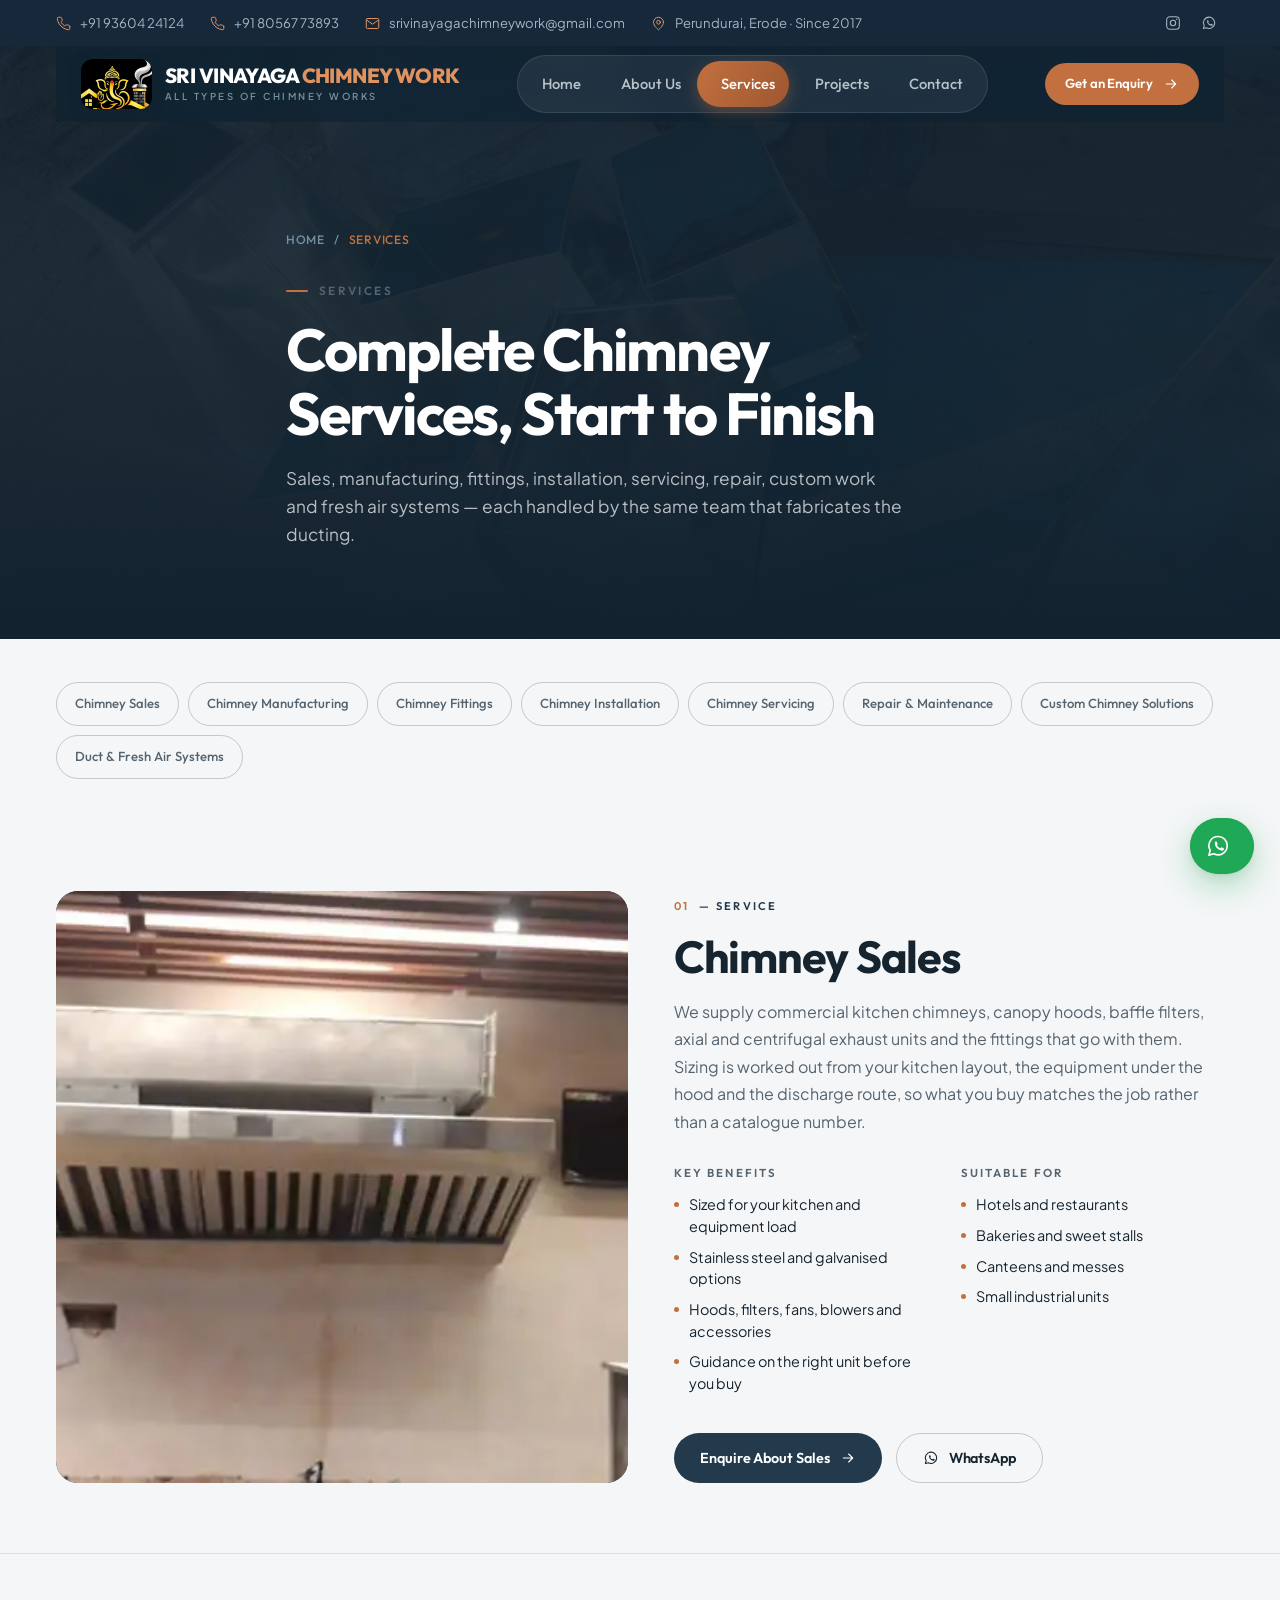
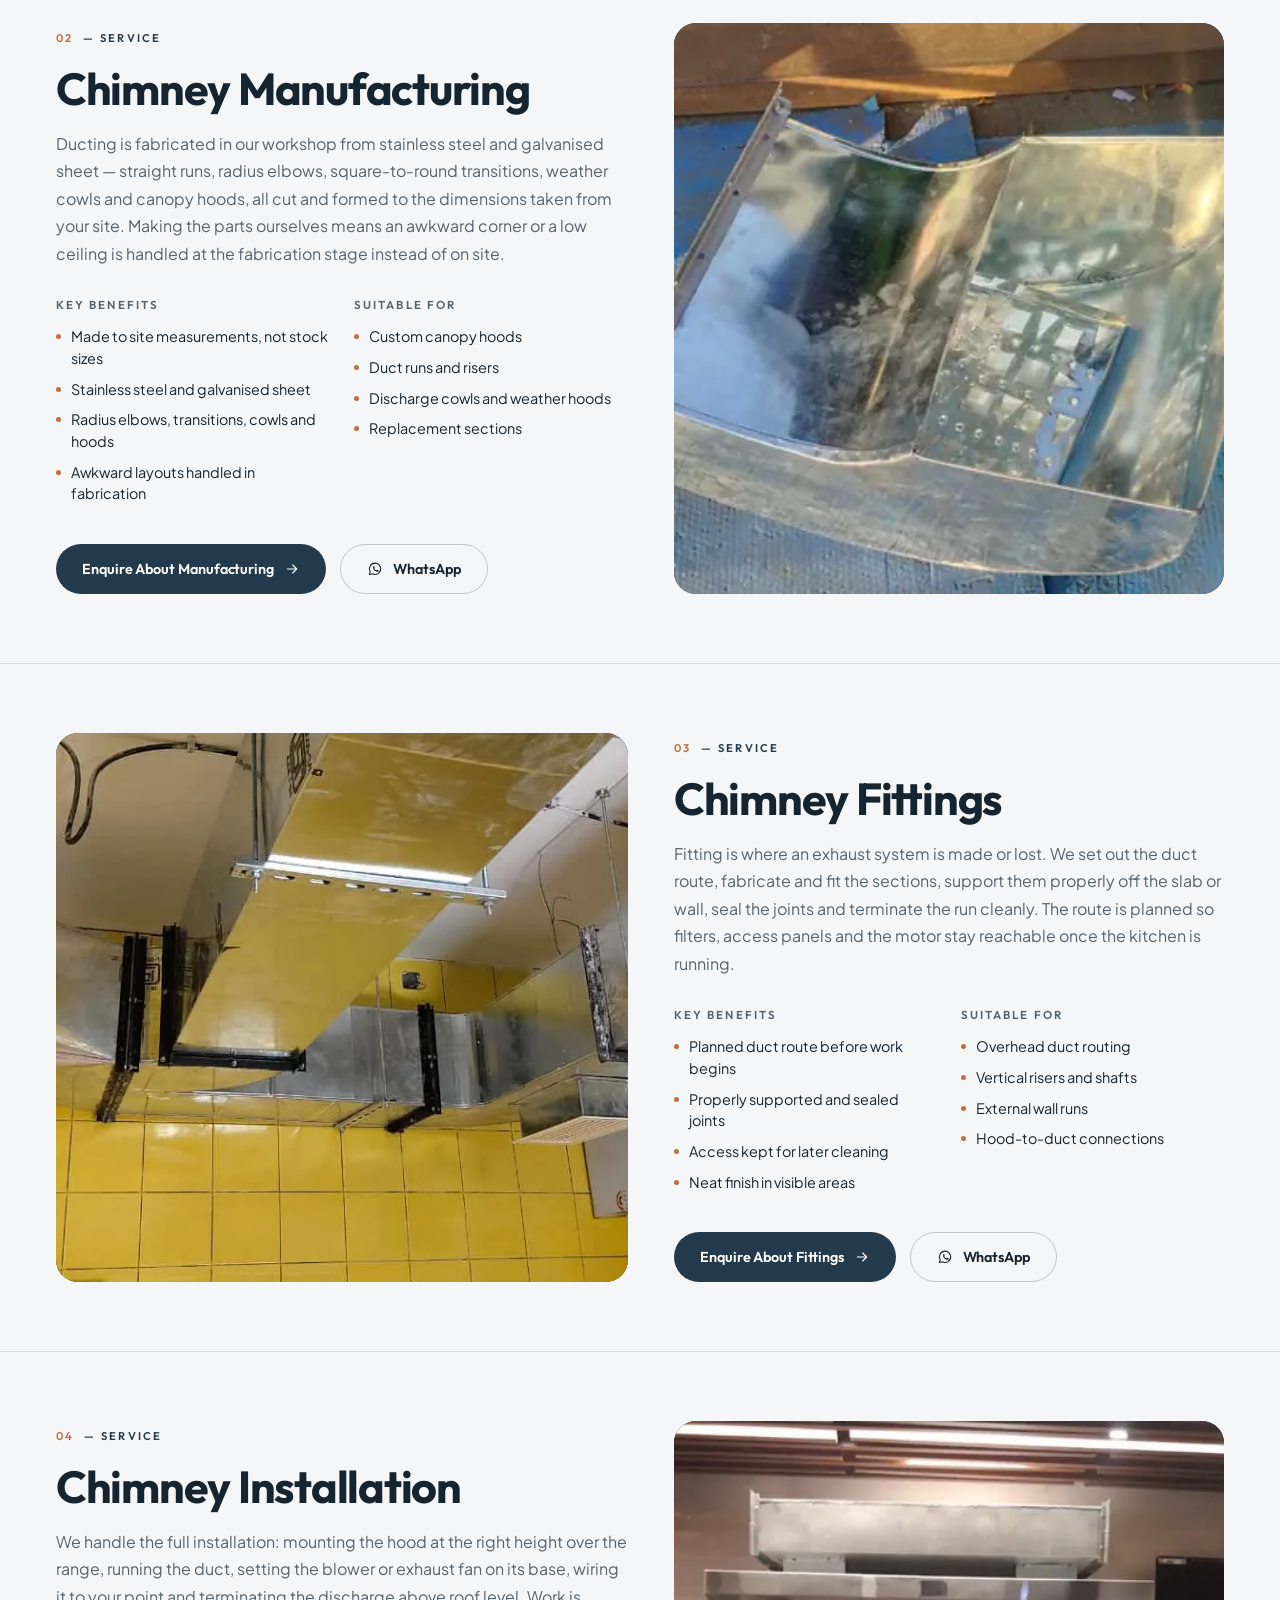
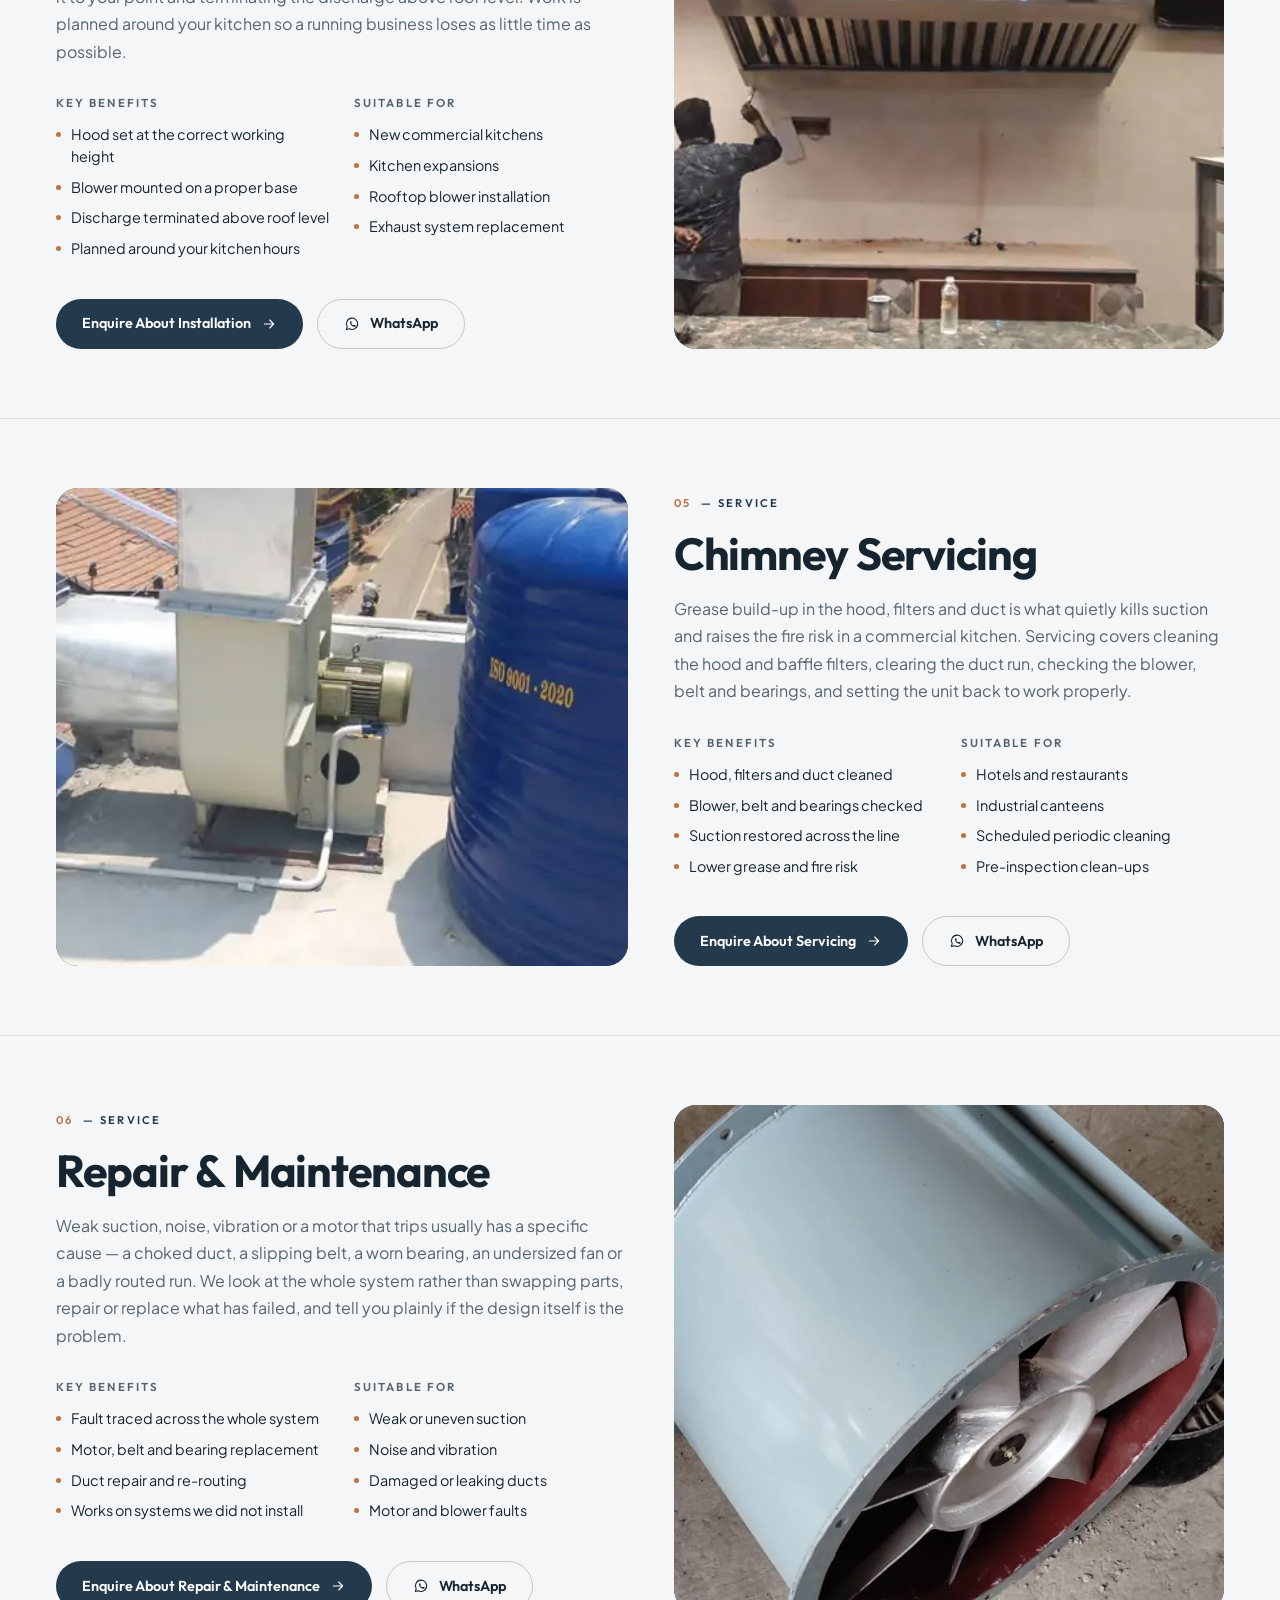
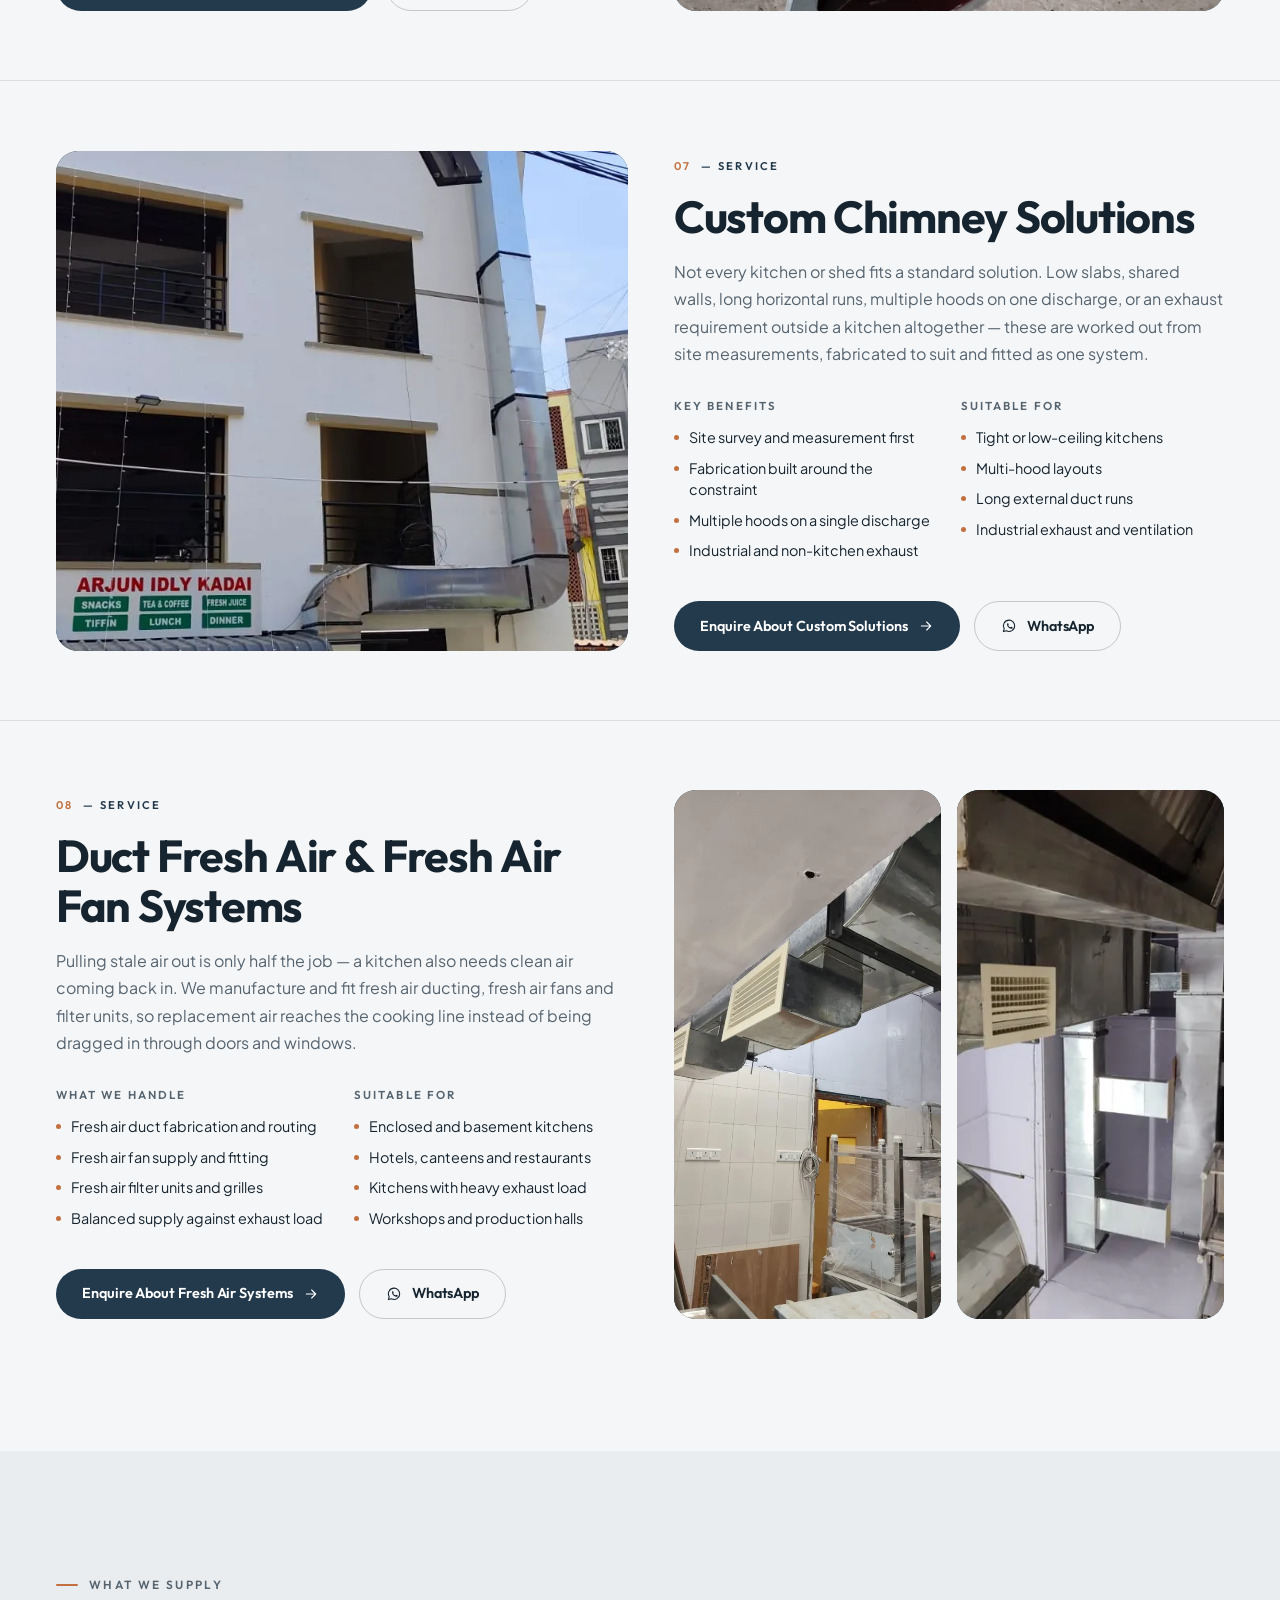
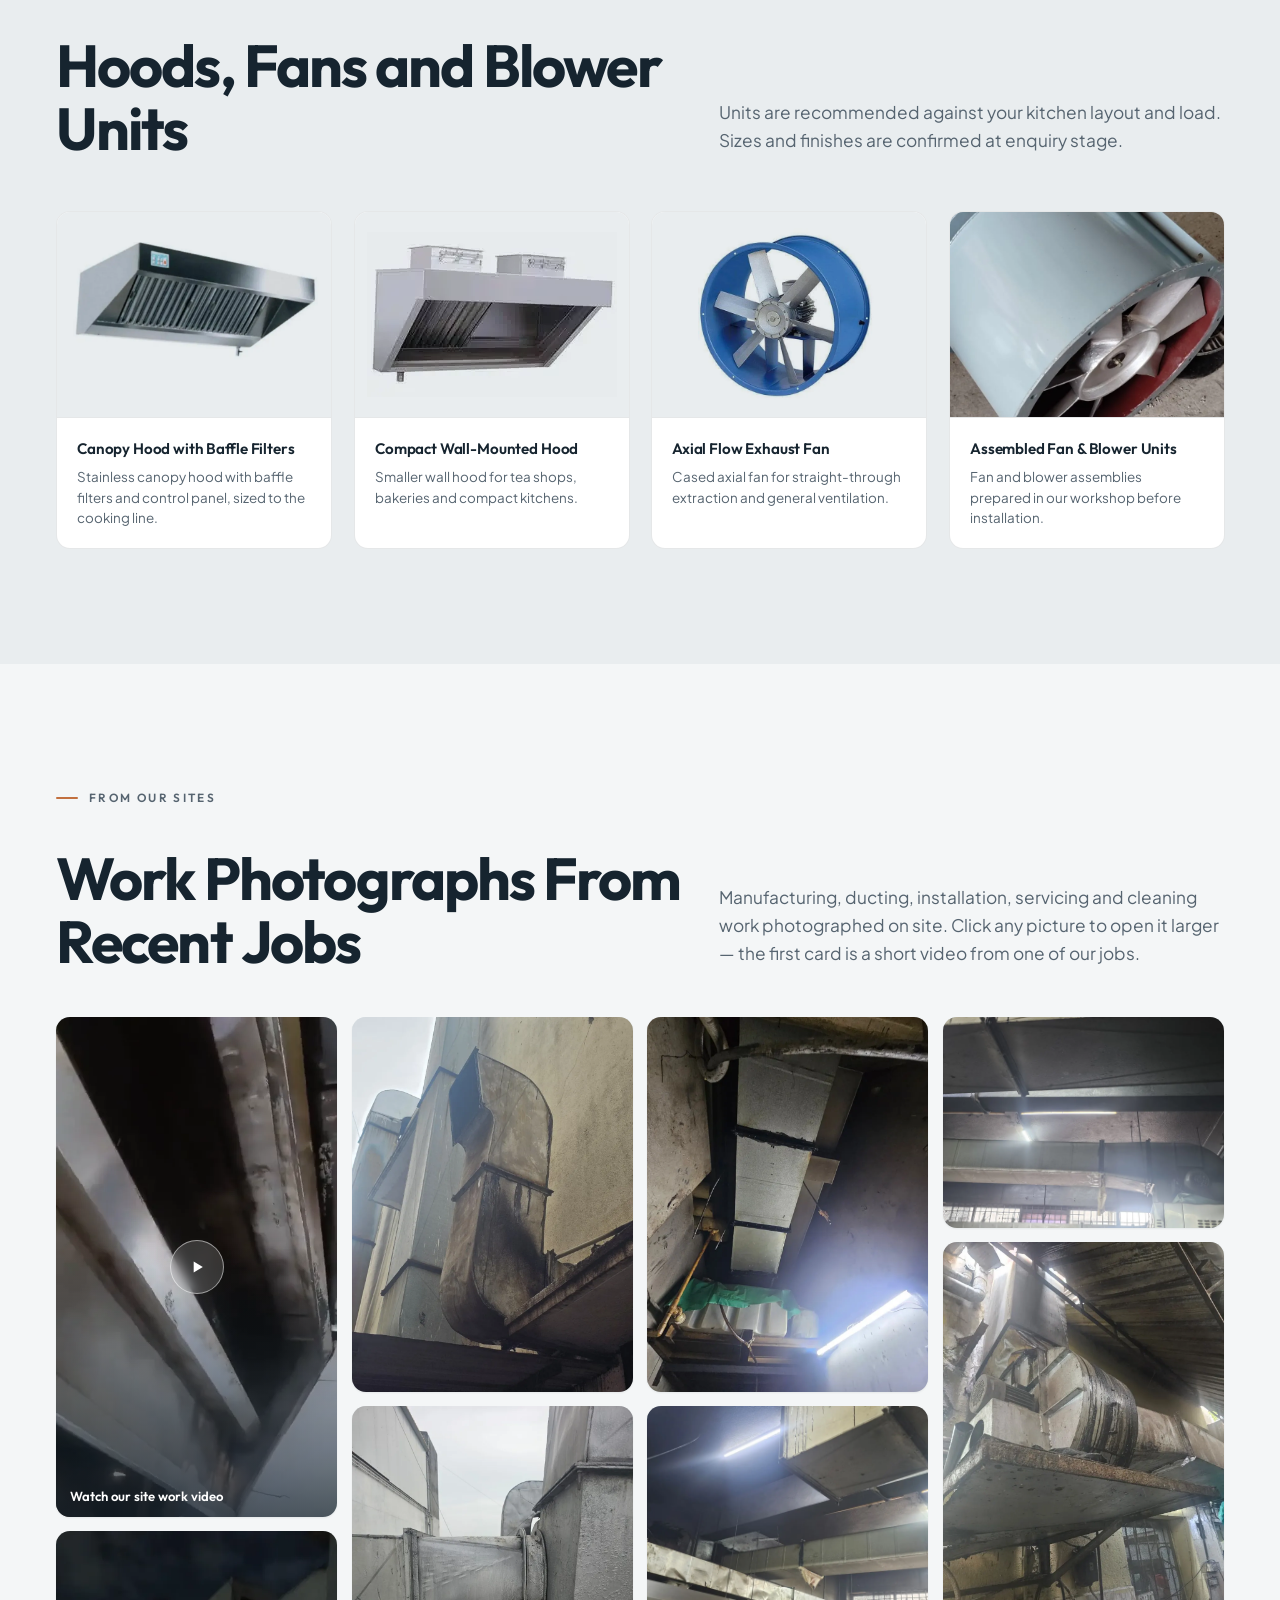
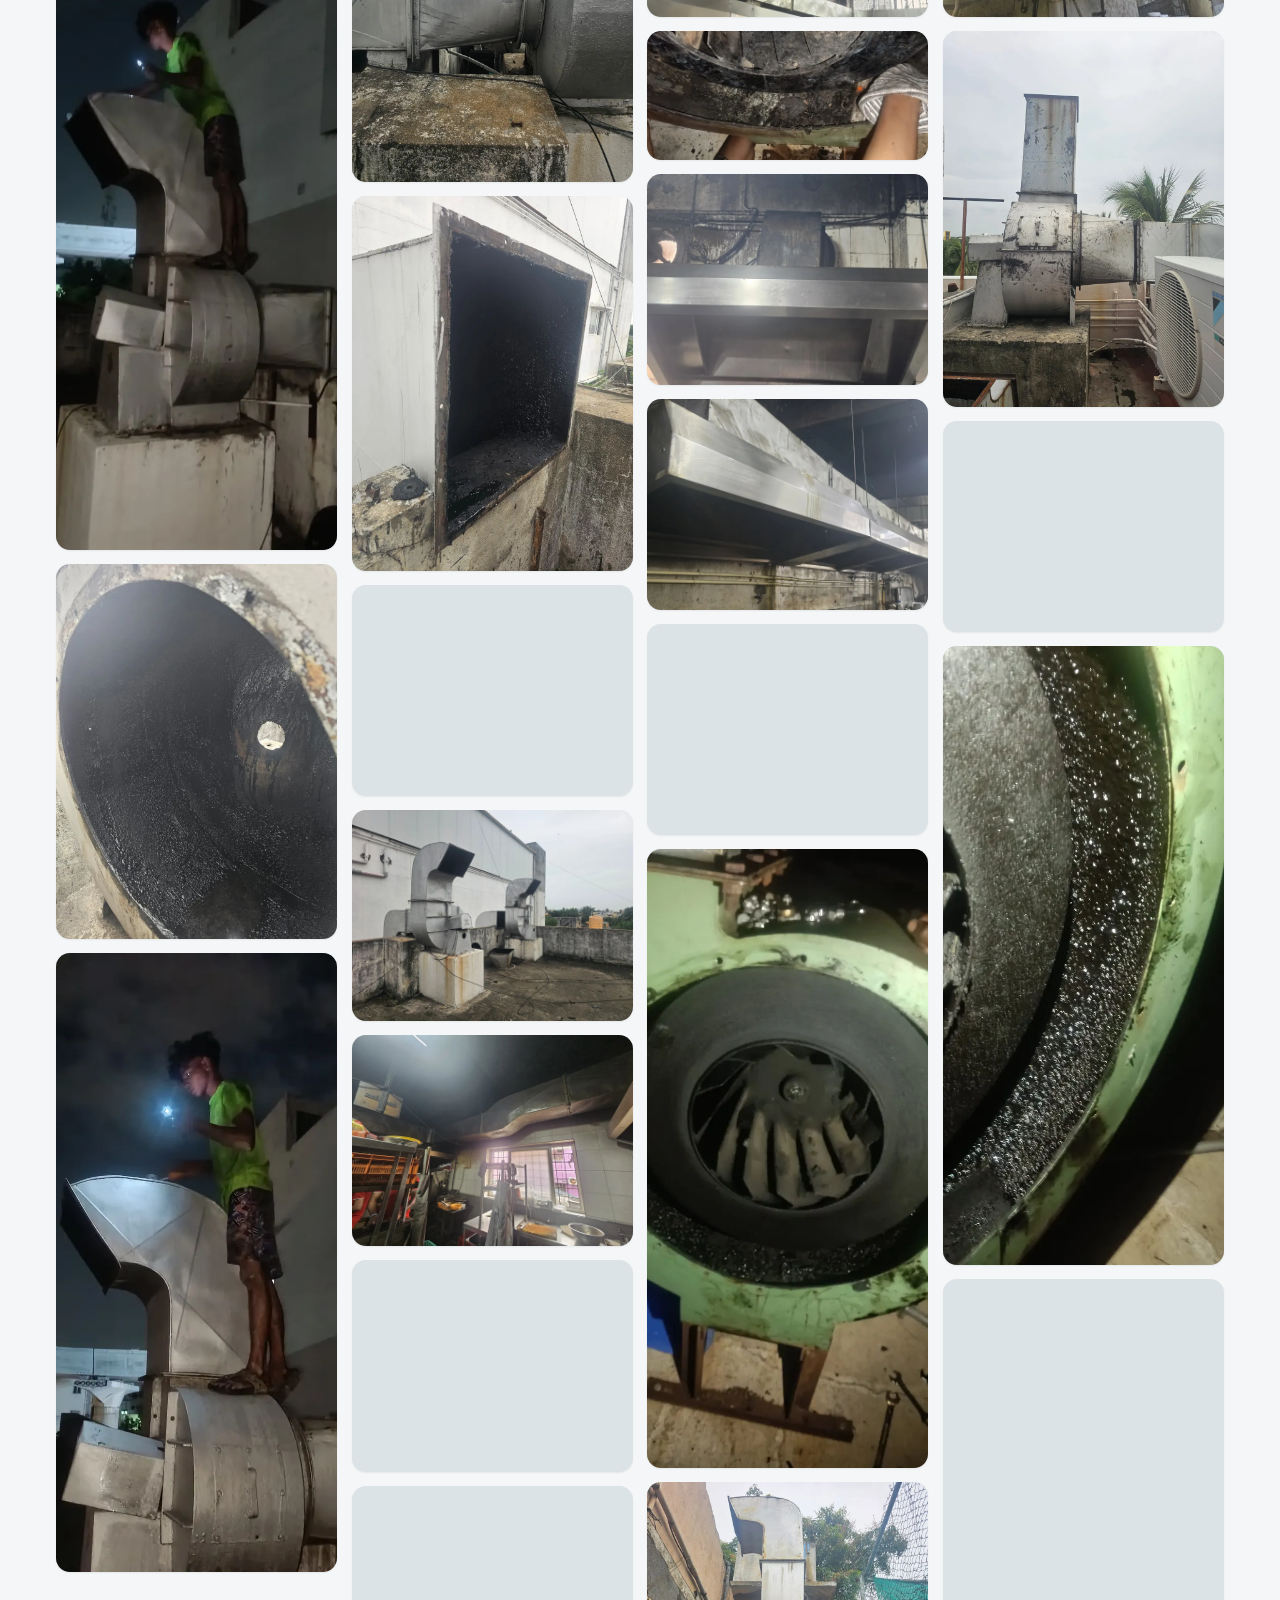
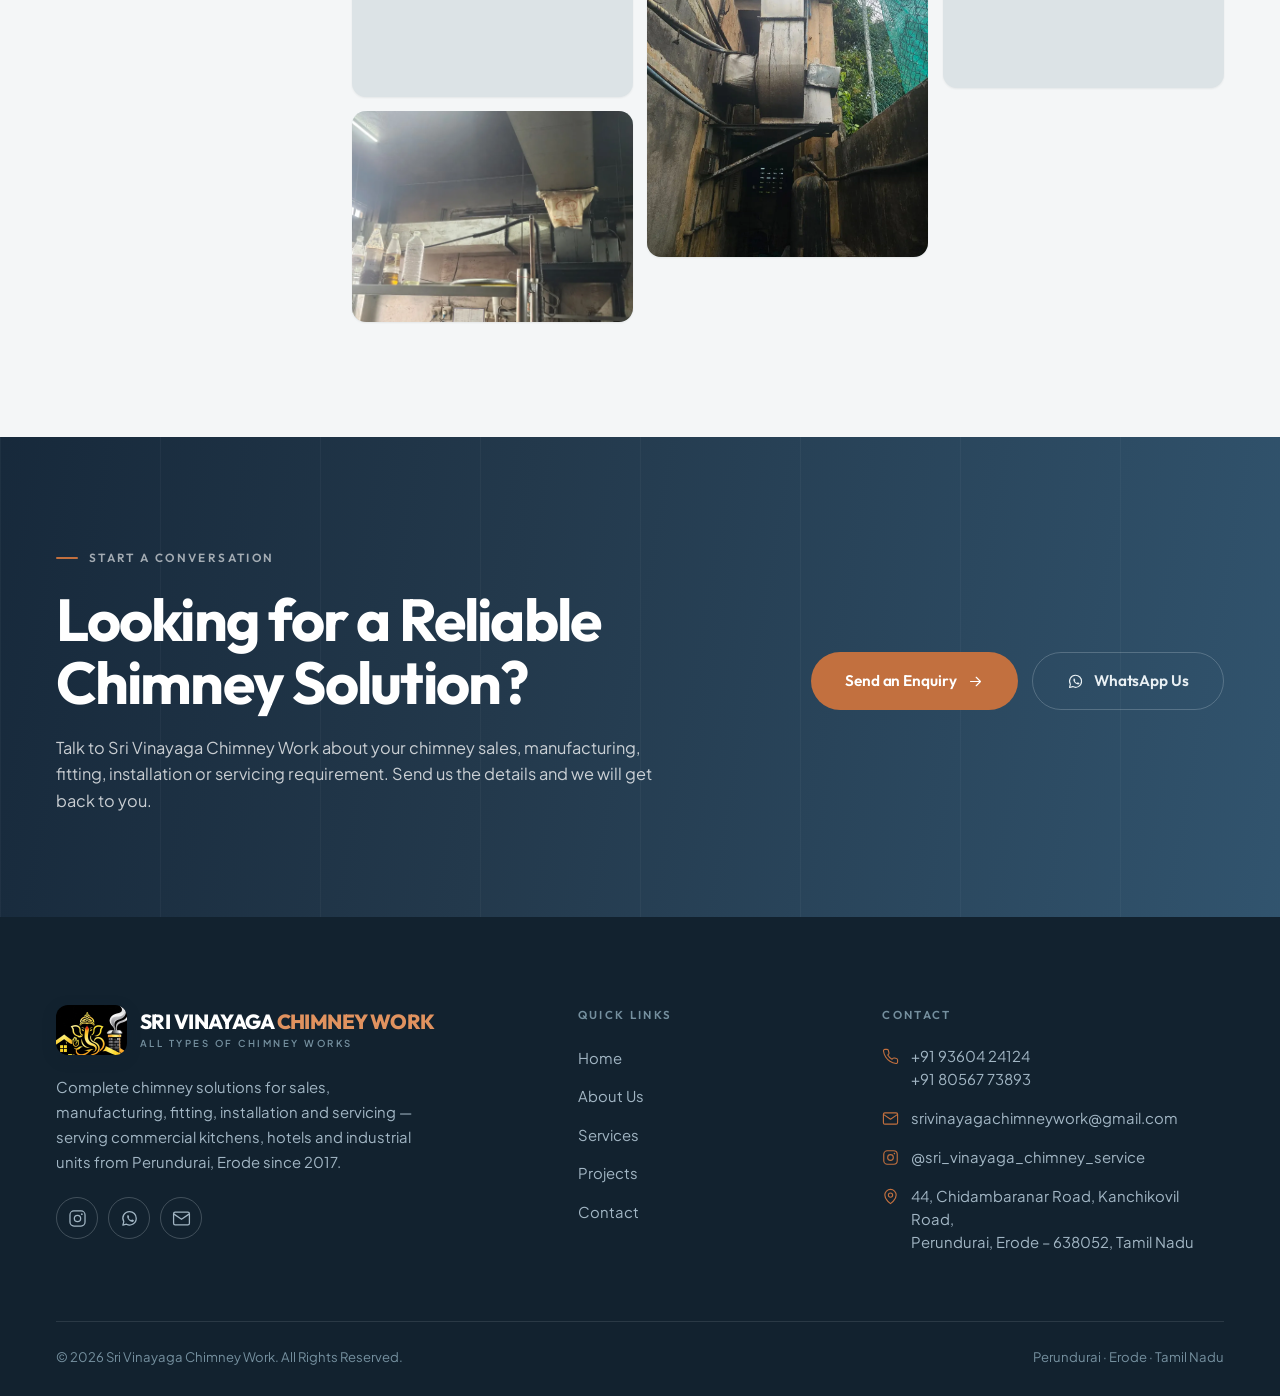
<file: services.html>
<!DOCTYPE html>
<html lang="en">
<head>
<meta charset="utf-8">
<meta name="viewport" content="width=device-width, initial-scale=1">
<title>Services | Chimney Sales, Manufacturing, Installation & Servicing — Sri Vinayaga Chimney Work</title>
<meta name="description" content="Chimney sales, manufacturing, fittings, installation, servicing, repair and custom chimney solutions for commercial kitchens and industrial units in Erode, Tamil Nadu.">
<meta name="theme-color" content="#0B0E13">
<meta property="og:title" content="Services | Chimney Sales, Manufacturing, Installation & Servicing — Sri Vinayaga Chimney Work">
<meta property="og:description" content="Chimney sales, manufacturing, fittings, installation, servicing, repair and custom chimney solutions for commercial kitchens and industrial units in Erode, Tamil Nadu.">
<meta property="og:type" content="website">
<meta property="og:image" content="assets/img/hood-install-commercial-kitchen.webp">
<link rel="icon" href="assets/img/favicon.png" type="image/png">
<link rel="apple-touch-icon" href="assets/img/favicon.png">
<link rel="preload" as="font" type="font/woff2" href="assets/fonts/outfit-latin-700-normal.woff2" crossorigin>
<link rel="preload" as="font" type="font/woff2" href="assets/fonts/plus-jakarta-sans-latin-400-normal.woff2" crossorigin>
<link rel="stylesheet" href="assets/css/fonts.css">
<link rel="stylesheet" href="assets/css/base.css">
<link rel="stylesheet" href="assets/css/components.css">
<link rel="stylesheet" href="assets/css/sections.css">
<link rel="preload" as="image" href="assets/img/rooftop-blower-install-team.webp">
</head>
<body>
<a class="skip-link" href="#main">Skip to content</a>
<div class="progress" aria-hidden="true"></div>

<div class="site-top">
  <div class="topbar">
    <div class="shell topbar__inner">
      <div class="topbar__list">
        <a class="topbar__item" href="tel:+919360424124"><svg width="15" height="15" viewBox="0 0 24 24" fill="none" stroke="currentColor" stroke-width="1.6" stroke-linecap="round" stroke-linejoin="round" aria-hidden="true"><path d="M22 16.9v3a2 2 0 0 1-2.2 2 19.8 19.8 0 0 1-8.6-3.1 19.5 19.5 0 0 1-6-6A19.8 19.8 0 0 1 2.1 4.2 2 2 0 0 1 4.1 2h3a2 2 0 0 1 2 1.7c.1 1 .4 1.9.7 2.8a2 2 0 0 1-.5 2.1L8.1 9.9a16 16 0 0 0 6 6l1.3-1.2a2 2 0 0 1 2.1-.5c.9.3 1.8.6 2.8.7a2 2 0 0 1 1.7 2z"/></svg> +91 93604 24124</a><a class="topbar__item topbar__item--hide" href="tel:+918056773893"><svg width="15" height="15" viewBox="0 0 24 24" fill="none" stroke="currentColor" stroke-width="1.6" stroke-linecap="round" stroke-linejoin="round" aria-hidden="true"><path d="M22 16.9v3a2 2 0 0 1-2.2 2 19.8 19.8 0 0 1-8.6-3.1 19.5 19.5 0 0 1-6-6A19.8 19.8 0 0 1 2.1 4.2 2 2 0 0 1 4.1 2h3a2 2 0 0 1 2 1.7c.1 1 .4 1.9.7 2.8a2 2 0 0 1-.5 2.1L8.1 9.9a16 16 0 0 0 6 6l1.3-1.2a2 2 0 0 1 2.1-.5c.9.3 1.8.6 2.8.7a2 2 0 0 1 1.7 2z"/></svg> +91 80567 73893</a>
        <a class="topbar__item topbar__item--hide" href="mailto:srivinayagachimneywork@gmail.com"><svg width="15" height="15" viewBox="0 0 24 24" fill="none" stroke="currentColor" stroke-width="1.6" stroke-linecap="round" stroke-linejoin="round" aria-hidden="true"><rect x="2" y="4" width="20" height="16" rx="2"/><path d="m2.5 6.5 9.5 6.5 9.5-6.5"/></svg> srivinayagachimneywork@gmail.com</a>
        <span class="topbar__item topbar__item--hide"><svg width="15" height="15" viewBox="0 0 24 24" fill="none" stroke="currentColor" stroke-width="1.6" stroke-linecap="round" stroke-linejoin="round" aria-hidden="true"><path d="M20 10c0 6-8 12-8 12s-8-6-8-12a8 8 0 0 1 16 0z"/><circle cx="12" cy="10" r="3"/></svg> Perundurai, Erode &middot; Since 2017</span>
      </div>
      <div class="topbar__social">
        <a href="https://www.instagram.com/sri_vinayaga_chimney_service" target="_blank" rel="noopener" aria-label="Instagram"><svg width="16" height="16" viewBox="0 0 24 24" fill="none" stroke="currentColor" stroke-width="1.6" stroke-linecap="round" stroke-linejoin="round" aria-hidden="true"><rect x="2.5" y="2.5" width="19" height="19" rx="5"/><circle cx="12" cy="12" r="4"/><circle cx="17.5" cy="6.5" r="1.1" fill="currentColor" stroke="none"/></svg></a>
        <a href="https://wa.me/919360424124?text=Hello%20Sri%20Vinayaga%20Chimney%20Work%2C%20I%20would%20like%20to%20enquire%20about%20your%20chimney%20services." target="_blank" rel="noopener" aria-label="WhatsApp"><svg width="16" height="16" viewBox="0 0 24 24" fill="none" stroke="currentColor" stroke-width="1.6" stroke-linecap="round" stroke-linejoin="round" aria-hidden="true"><path d="M20.5 11.6A8.4 8.4 0 0 0 12.1 3.2 8.4 8.4 0 0 0 4.8 15.9L3.6 20.4l4.6-1.2a8.4 8.4 0 0 0 12.3-7.6z"/><path d="M9.2 8.3c.2-.5.4-.5.6-.5h.5c.2 0 .4 0 .6.5l.7 1.7c.1.2 0 .4-.1.5l-.4.5c-.1.2-.2.3 0 .6a6 6 0 0 0 2.8 2.4c.3.1.4 0 .6-.1l.5-.6c.2-.2.3-.2.5-.1l1.6.8c.2.1.4.2.4.4 0 .2 0 .9-.3 1.2-.3.4-1 .7-1.5.7a7 7 0 0 1-4-1.8 8.4 8.4 0 0 1-2.4-3.3c-.3-.7-.3-1.5-.1-2z" fill="currentColor" stroke="none"/></svg></a>
      </div>
    </div>
  </div>

  <header class="site-header">
    <div class="shell">
      <div class="site-header__bar">
        <a class="brand" href="index.html" aria-label="Sri Vinayaga Chimney Work — home">
  <img class="brand__mark" src="assets/img/logo-mark.png" srcset="assets/img/logo-mark.png 1x, assets/img/logo-mark@2x.png 2x" width="284" height="200" alt="" aria-hidden="true">
  <span class="brand__text">
    <span class="brand__name">Sri Vinayaga <span class="alt">Chimney Work</span></span>
    <span class="brand__tag">All Types of Chimney Works</span>
  </span>
</a>
        <nav class="nav" aria-label="Primary">
          <span class="nav__pill" aria-hidden="true"></span>
          <a class="nav__link" href="index.html">Home</a><a class="nav__link" href="about.html">About Us</a><a class="nav__link is-active" href="services.html" aria-current="page">Services</a><a class="nav__link" href="projects.html">Projects</a><a class="nav__link" href="contact.html">Contact</a>
        </nav>
        <div class="header__actions">
          <a class="btn btn--primary btn--sm header__cta" href="contact.html">Get an Enquiry <svg width="16" height="16" viewBox="0 0 24 24" fill="none" stroke="currentColor" stroke-width="1.6" stroke-linecap="round" stroke-linejoin="round" aria-hidden="true"><path d="M5 12h14M13 6l6 6-6 6"/></svg></a>
          <button class="nav-toggle" type="button" data-nav-toggle aria-expanded="false" aria-controls="mobile-nav" aria-label="Open menu">
            <span></span><span></span>
          </button>
        </div>
      </div>
    </div>
  </header>
</div>

<div class="mobile-nav" id="mobile-nav" aria-hidden="true">
  <ul class="mobile-nav__list"><li class="mobile-nav__item"><a class="mobile-nav__link" style="--i:0" href="index.html"><span class="num">01</span>Home</a></li><li class="mobile-nav__item"><a class="mobile-nav__link" style="--i:1" href="about.html"><span class="num">02</span>About Us</a></li><li class="mobile-nav__item"><a class="mobile-nav__link is-active" style="--i:2" href="services.html"><span class="num">03</span>Services</a></li><li class="mobile-nav__item"><a class="mobile-nav__link" style="--i:3" href="projects.html"><span class="num">04</span>Projects</a></li><li class="mobile-nav__item"><a class="mobile-nav__link" style="--i:4" href="contact.html"><span class="num">05</span>Contact</a></li></ul>
  <div class="mobile-nav__foot">
    <div class="btn-row">
      <a class="btn btn--primary" href="tel:+919360424124"><svg width="16" height="16" viewBox="0 0 24 24" fill="none" stroke="currentColor" stroke-width="1.6" stroke-linecap="round" stroke-linejoin="round" aria-hidden="true"><path d="M22 16.9v3a2 2 0 0 1-2.2 2 19.8 19.8 0 0 1-8.6-3.1 19.5 19.5 0 0 1-6-6A19.8 19.8 0 0 1 2.1 4.2 2 2 0 0 1 4.1 2h3a2 2 0 0 1 2 1.7c.1 1 .4 1.9.7 2.8a2 2 0 0 1-.5 2.1L8.1 9.9a16 16 0 0 0 6 6l1.3-1.2a2 2 0 0 1 2.1-.5c.9.3 1.8.6 2.8.7a2 2 0 0 1 1.7 2z"/></svg> Call Now</a>
      <a class="btn btn--wa btn--icon-static" href="https://wa.me/919360424124?text=Hello%20Sri%20Vinayaga%20Chimney%20Work%2C%20I%20would%20like%20to%20enquire%20about%20your%20chimney%20services." target="_blank" rel="noopener"><svg width="16" height="16" viewBox="0 0 24 24" fill="none" stroke="currentColor" stroke-width="1.6" stroke-linecap="round" stroke-linejoin="round" aria-hidden="true"><path d="M20.5 11.6A8.4 8.4 0 0 0 12.1 3.2 8.4 8.4 0 0 0 4.8 15.9L3.6 20.4l4.6-1.2a8.4 8.4 0 0 0 12.3-7.6z"/><path d="M9.2 8.3c.2-.5.4-.5.6-.5h.5c.2 0 .4 0 .6.5l.7 1.7c.1.2 0 .4-.1.5l-.4.5c-.1.2-.2.3 0 .6a6 6 0 0 0 2.8 2.4c.3.1.4 0 .6-.1l.5-.6c.2-.2.3-.2.5-.1l1.6.8c.2.1.4.2.4.4 0 .2 0 .9-.3 1.2-.3.4-1 .7-1.5.7a7 7 0 0 1-4-1.8 8.4 8.4 0 0 1-2.4-3.3c-.3-.7-.3-1.5-.1-2z" fill="currentColor" stroke="none"/></svg> WhatsApp</a>
    </div>
    <div class="mobile-nav__meta">
      44, Chidambaranar Road, Kanchikovil Road<br>Perundurai, Erode – 638052, Tamil Nadu<br>
      <a href="tel:+919360424124">+91 93604 24124</a> &middot; <a href="tel:+918056773893">+91 80567 73893</a><br>
      <a href="mailto:srivinayagachimneywork@gmail.com">srivinayagachimneywork@gmail.com</a>
    </div>
  </div>
</div>

<main id="main">
<section class="page-hero">
  <div class="page-hero__bg"><img src="assets/img/workshop-duct-sections.webp" srcset="assets/img/workshop-duct-sections-sm.webp 760w, assets/img/workshop-duct-sections.webp 1599w" sizes="100vw" width="1599" height="720" alt="" loading="eager" fetchpriority="high" decoding="async" style="width:100%;height:100%;object-fit:cover"></div>
  <div class="shell page-hero__inner">
    <nav class="crumbs" aria-label="Breadcrumb"><a href="index.html">Home</a><span>/</span><span aria-current="page">Services</span></nav>
    <span class="eyebrow">Services</span>
    <h1 class="t-h1" data-split="55" style="margin-top:18px;color:#fff">Complete Chimney Services, Start to Finish</h1>
    <p class="t-lead" style="color:rgba(237,239,243,.76)">Sales, manufacturing, fittings, installation, servicing, repair, custom work and fresh air systems — each handled by the same team that fabricates the ducting.</p>
  </div>
</section>

<section class="shell" style="padding-block:clamp(28px,3.4vw,44px)">
  <div class="filters reveal" style="justify-content:flex-start"><a class="filter" href="#sales">Chimney Sales</a><a class="filter" href="#manufacturing">Chimney Manufacturing</a><a class="filter" href="#fitting">Chimney Fittings</a><a class="filter" href="#installation">Chimney Installation</a><a class="filter" href="#servicing">Chimney Servicing</a><a class="filter" href="#repair">Repair &amp; Maintenance</a><a class="filter" href="#custom">Custom Chimney Solutions</a><a class="filter" href="#freshair">Duct &amp; Fresh Air Systems</a></div>
</section>

<div style="padding-bottom:clamp(40px,5vw,70px)"><article class="svc-row" id="sales">
  <div class="shell svc-row__grid">
    <div class="svc-row__media reveal reveal--left">
      <div class="frame frame--tall mask-reveal"><img src="assets/img/hood-restaurant-line.webp" srcset="assets/img/hood-restaurant-line-sm.webp 760w, assets/img/hood-restaurant-line.webp 1152w" sizes="(min-width:940px) 48vw, 92vw" width="1152" height="560" alt="Chimney Sales" loading="lazy" decoding="async" style="width:100%;height:100%;object-fit:cover"></div>
    </div>
    <div class="reveal" style="--d:100ms">
      <span class="svc-row__tag"><span class="n">01</span> &mdash; Service</span>
      <h2 class="t-h2" data-split="45">Chimney Sales</h2>
      <p class="t-body">We supply commercial kitchen chimneys, canopy hoods, baffle filters, axial and centrifugal exhaust units and the fittings that go with them. Sizing is worked out from your kitchen layout, the equipment under the hood and the discharge route, so what you buy matches the job rather than a catalogue number.</p>
      <div class="svc-row__cols">
        <div>
          <h4>Key benefits</h4>
          <ul><li>Sized for your kitchen and equipment load</li><li>Stainless steel and galvanised options</li><li>Hoods, filters, fans, blowers and accessories</li><li>Guidance on the right unit before you buy</li></ul>
        </div>
        <div>
          <h4>Suitable for</h4>
          <ul><li>Hotels and restaurants</li><li>Bakeries and sweet stalls</li><li>Canteens and messes</li><li>Small industrial units</li></ul>
        </div>
      </div>
      <div class="btn-row" style="margin-top:30px">
        <a class="btn btn--navy" href="contact.html">Enquire About Sales <svg width="16" height="16" viewBox="0 0 24 24" fill="none" stroke="currentColor" stroke-width="1.6" stroke-linecap="round" stroke-linejoin="round" aria-hidden="true"><path d="M5 12h14M13 6l6 6-6 6"/></svg></a>
        <a class="btn btn--outline btn--icon-static" href="https://wa.me/919360424124?text=Hello%20Sri%20Vinayaga%20Chimney%20Work%2C%20I%20would%20like%20to%20enquire%20about%20your%20chimney%20services." target="_blank" rel="noopener"><svg width="16" height="16" viewBox="0 0 24 24" fill="none" stroke="currentColor" stroke-width="1.6" stroke-linecap="round" stroke-linejoin="round" aria-hidden="true"><path d="M20.5 11.6A8.4 8.4 0 0 0 12.1 3.2 8.4 8.4 0 0 0 4.8 15.9L3.6 20.4l4.6-1.2a8.4 8.4 0 0 0 12.3-7.6z"/><path d="M9.2 8.3c.2-.5.4-.5.6-.5h.5c.2 0 .4 0 .6.5l.7 1.7c.1.2 0 .4-.1.5l-.4.5c-.1.2-.2.3 0 .6a6 6 0 0 0 2.8 2.4c.3.1.4 0 .6-.1l.5-.6c.2-.2.3-.2.5-.1l1.6.8c.2.1.4.2.4.4 0 .2 0 .9-.3 1.2-.3.4-1 .7-1.5.7a7 7 0 0 1-4-1.8 8.4 8.4 0 0 1-2.4-3.3c-.3-.7-.3-1.5-.1-2z" fill="currentColor" stroke="none"/></svg> WhatsApp</a>
      </div>
    </div>
  </div>
</article><article class="svc-row" id="manufacturing">
  <div class="shell svc-row__grid">
    <div class="svc-row__media reveal reveal--left">
      <div class="frame frame--wide mask-reveal"><img src="assets/img/workshop-curved-transition.webp" srcset="assets/img/workshop-curved-transition-sm.webp 760w, assets/img/workshop-curved-transition.webp 1599w" sizes="(min-width:940px) 48vw, 92vw" width="1599" height="720" alt="Chimney Manufacturing" loading="lazy" decoding="async" style="width:100%;height:100%;object-fit:cover"></div>
    </div>
    <div class="reveal" style="--d:100ms">
      <span class="svc-row__tag"><span class="n">02</span> &mdash; Service</span>
      <h2 class="t-h2" data-split="45">Chimney Manufacturing</h2>
      <p class="t-body">Ducting is fabricated in our workshop from stainless steel and galvanised sheet — straight runs, radius elbows, square-to-round transitions, weather cowls and canopy hoods, all cut and formed to the dimensions taken from your site. Making the parts ourselves means an awkward corner or a low ceiling is handled at the fabrication stage instead of on site.</p>
      <div class="svc-row__cols">
        <div>
          <h4>Key benefits</h4>
          <ul><li>Made to site measurements, not stock sizes</li><li>Stainless steel and galvanised sheet</li><li>Radius elbows, transitions, cowls and hoods</li><li>Awkward layouts handled in fabrication</li></ul>
        </div>
        <div>
          <h4>Suitable for</h4>
          <ul><li>Custom canopy hoods</li><li>Duct runs and risers</li><li>Discharge cowls and weather hoods</li><li>Replacement sections</li></ul>
        </div>
      </div>
      <div class="btn-row" style="margin-top:30px">
        <a class="btn btn--navy" href="contact.html">Enquire About Manufacturing <svg width="16" height="16" viewBox="0 0 24 24" fill="none" stroke="currentColor" stroke-width="1.6" stroke-linecap="round" stroke-linejoin="round" aria-hidden="true"><path d="M5 12h14M13 6l6 6-6 6"/></svg></a>
        <a class="btn btn--outline btn--icon-static" href="https://wa.me/919360424124?text=Hello%20Sri%20Vinayaga%20Chimney%20Work%2C%20I%20would%20like%20to%20enquire%20about%20your%20chimney%20services." target="_blank" rel="noopener"><svg width="16" height="16" viewBox="0 0 24 24" fill="none" stroke="currentColor" stroke-width="1.6" stroke-linecap="round" stroke-linejoin="round" aria-hidden="true"><path d="M20.5 11.6A8.4 8.4 0 0 0 12.1 3.2 8.4 8.4 0 0 0 4.8 15.9L3.6 20.4l4.6-1.2a8.4 8.4 0 0 0 12.3-7.6z"/><path d="M9.2 8.3c.2-.5.4-.5.6-.5h.5c.2 0 .4 0 .6.5l.7 1.7c.1.2 0 .4-.1.5l-.4.5c-.1.2-.2.3 0 .6a6 6 0 0 0 2.8 2.4c.3.1.4 0 .6-.1l.5-.6c.2-.2.3-.2.5-.1l1.6.8c.2.1.4.2.4.4 0 .2 0 .9-.3 1.2-.3.4-1 .7-1.5.7a7 7 0 0 1-4-1.8 8.4 8.4 0 0 1-2.4-3.3c-.3-.7-.3-1.5-.1-2z" fill="currentColor" stroke="none"/></svg> WhatsApp</a>
      </div>
    </div>
  </div>
</article><article class="svc-row" id="fitting">
  <div class="shell svc-row__grid">
    <div class="svc-row__media reveal reveal--left">
      <div class="frame frame--tall mask-reveal"><img src="assets/img/duct-routing-ceiling.webp" srcset="assets/img/duct-routing-ceiling-sm.webp 760w, assets/img/duct-routing-ceiling.webp 1280w" sizes="(min-width:940px) 48vw, 92vw" width="1280" height="576" alt="Chimney Fittings" loading="lazy" decoding="async" style="width:100%;height:100%;object-fit:cover"></div>
    </div>
    <div class="reveal" style="--d:100ms">
      <span class="svc-row__tag"><span class="n">03</span> &mdash; Service</span>
      <h2 class="t-h2" data-split="45">Chimney Fittings</h2>
      <p class="t-body">Fitting is where an exhaust system is made or lost. We set out the duct route, fabricate and fit the sections, support them properly off the slab or wall, seal the joints and terminate the run cleanly. The route is planned so filters, access panels and the motor stay reachable once the kitchen is running.</p>
      <div class="svc-row__cols">
        <div>
          <h4>Key benefits</h4>
          <ul><li>Planned duct route before work begins</li><li>Properly supported and sealed joints</li><li>Access kept for later cleaning</li><li>Neat finish in visible areas</li></ul>
        </div>
        <div>
          <h4>Suitable for</h4>
          <ul><li>Overhead duct routing</li><li>Vertical risers and shafts</li><li>External wall runs</li><li>Hood-to-duct connections</li></ul>
        </div>
      </div>
      <div class="btn-row" style="margin-top:30px">
        <a class="btn btn--navy" href="contact.html">Enquire About Fittings <svg width="16" height="16" viewBox="0 0 24 24" fill="none" stroke="currentColor" stroke-width="1.6" stroke-linecap="round" stroke-linejoin="round" aria-hidden="true"><path d="M5 12h14M13 6l6 6-6 6"/></svg></a>
        <a class="btn btn--outline btn--icon-static" href="https://wa.me/919360424124?text=Hello%20Sri%20Vinayaga%20Chimney%20Work%2C%20I%20would%20like%20to%20enquire%20about%20your%20chimney%20services." target="_blank" rel="noopener"><svg width="16" height="16" viewBox="0 0 24 24" fill="none" stroke="currentColor" stroke-width="1.6" stroke-linecap="round" stroke-linejoin="round" aria-hidden="true"><path d="M20.5 11.6A8.4 8.4 0 0 0 12.1 3.2 8.4 8.4 0 0 0 4.8 15.9L3.6 20.4l4.6-1.2a8.4 8.4 0 0 0 12.3-7.6z"/><path d="M9.2 8.3c.2-.5.4-.5.6-.5h.5c.2 0 .4 0 .6.5l.7 1.7c.1.2 0 .4-.1.5l-.4.5c-.1.2-.2.3 0 .6a6 6 0 0 0 2.8 2.4c.3.1.4 0 .6-.1l.5-.6c.2-.2.3-.2.5-.1l1.6.8c.2.1.4.2.4.4 0 .2 0 .9-.3 1.2-.3.4-1 .7-1.5.7a7 7 0 0 1-4-1.8 8.4 8.4 0 0 1-2.4-3.3c-.3-.7-.3-1.5-.1-2z" fill="currentColor" stroke="none"/></svg> WhatsApp</a>
      </div>
    </div>
  </div>
</article><article class="svc-row" id="installation">
  <div class="shell svc-row__grid">
    <div class="svc-row__media reveal reveal--left">
      <div class="frame frame--wide mask-reveal"><img src="assets/img/hood-install-commercial-kitchen.webp" srcset="assets/img/hood-install-commercial-kitchen-sm.webp 760w, assets/img/hood-install-commercial-kitchen.webp 1280w" sizes="(min-width:940px) 48vw, 92vw" width="1280" height="720" alt="Chimney Installation" loading="lazy" decoding="async" style="width:100%;height:100%;object-fit:cover"></div>
    </div>
    <div class="reveal" style="--d:100ms">
      <span class="svc-row__tag"><span class="n">04</span> &mdash; Service</span>
      <h2 class="t-h2" data-split="45">Chimney Installation</h2>
      <p class="t-body">We handle the full installation: mounting the hood at the right height over the range, running the duct, setting the blower or exhaust fan on its base, wiring it to your point and terminating the discharge above roof level. Work is planned around your kitchen so a running business loses as little time as possible.</p>
      <div class="svc-row__cols">
        <div>
          <h4>Key benefits</h4>
          <ul><li>Hood set at the correct working height</li><li>Blower mounted on a proper base</li><li>Discharge terminated above roof level</li><li>Planned around your kitchen hours</li></ul>
        </div>
        <div>
          <h4>Suitable for</h4>
          <ul><li>New commercial kitchens</li><li>Kitchen expansions</li><li>Rooftop blower installation</li><li>Exhaust system replacement</li></ul>
        </div>
      </div>
      <div class="btn-row" style="margin-top:30px">
        <a class="btn btn--navy" href="contact.html">Enquire About Installation <svg width="16" height="16" viewBox="0 0 24 24" fill="none" stroke="currentColor" stroke-width="1.6" stroke-linecap="round" stroke-linejoin="round" aria-hidden="true"><path d="M5 12h14M13 6l6 6-6 6"/></svg></a>
        <a class="btn btn--outline btn--icon-static" href="https://wa.me/919360424124?text=Hello%20Sri%20Vinayaga%20Chimney%20Work%2C%20I%20would%20like%20to%20enquire%20about%20your%20chimney%20services." target="_blank" rel="noopener"><svg width="16" height="16" viewBox="0 0 24 24" fill="none" stroke="currentColor" stroke-width="1.6" stroke-linecap="round" stroke-linejoin="round" aria-hidden="true"><path d="M20.5 11.6A8.4 8.4 0 0 0 12.1 3.2 8.4 8.4 0 0 0 4.8 15.9L3.6 20.4l4.6-1.2a8.4 8.4 0 0 0 12.3-7.6z"/><path d="M9.2 8.3c.2-.5.4-.5.6-.5h.5c.2 0 .4 0 .6.5l.7 1.7c.1.2 0 .4-.1.5l-.4.5c-.1.2-.2.3 0 .6a6 6 0 0 0 2.8 2.4c.3.1.4 0 .6-.1l.5-.6c.2-.2.3-.2.5-.1l1.6.8c.2.1.4.2.4.4 0 .2 0 .9-.3 1.2-.3.4-1 .7-1.5.7a7 7 0 0 1-4-1.8 8.4 8.4 0 0 1-2.4-3.3c-.3-.7-.3-1.5-.1-2z" fill="currentColor" stroke="none"/></svg> WhatsApp</a>
      </div>
    </div>
  </div>
</article><article class="svc-row" id="servicing">
  <div class="shell svc-row__grid">
    <div class="svc-row__media reveal reveal--left">
      <div class="frame frame--tall mask-reveal"><img src="assets/img/rooftop-blower-motor-drive.webp" srcset="assets/img/rooftop-blower-motor-drive-sm.webp 760w, assets/img/rooftop-blower-motor-drive.webp 1152w" sizes="(min-width:940px) 48vw, 92vw" width="1152" height="560" alt="Chimney Servicing" loading="lazy" decoding="async" style="width:100%;height:100%;object-fit:cover"></div>
    </div>
    <div class="reveal" style="--d:100ms">
      <span class="svc-row__tag"><span class="n">05</span> &mdash; Service</span>
      <h2 class="t-h2" data-split="45">Chimney Servicing</h2>
      <p class="t-body">Grease build-up in the hood, filters and duct is what quietly kills suction and raises the fire risk in a commercial kitchen. Servicing covers cleaning the hood and baffle filters, clearing the duct run, checking the blower, belt and bearings, and setting the unit back to work properly.</p>
      <div class="svc-row__cols">
        <div>
          <h4>Key benefits</h4>
          <ul><li>Hood, filters and duct cleaned</li><li>Blower, belt and bearings checked</li><li>Suction restored across the line</li><li>Lower grease and fire risk</li></ul>
        </div>
        <div>
          <h4>Suitable for</h4>
          <ul><li>Hotels and restaurants</li><li>Industrial canteens</li><li>Scheduled periodic cleaning</li><li>Pre-inspection clean-ups</li></ul>
        </div>
      </div>
      <div class="btn-row" style="margin-top:30px">
        <a class="btn btn--navy" href="contact.html">Enquire About Servicing <svg width="16" height="16" viewBox="0 0 24 24" fill="none" stroke="currentColor" stroke-width="1.6" stroke-linecap="round" stroke-linejoin="round" aria-hidden="true"><path d="M5 12h14M13 6l6 6-6 6"/></svg></a>
        <a class="btn btn--outline btn--icon-static" href="https://wa.me/919360424124?text=Hello%20Sri%20Vinayaga%20Chimney%20Work%2C%20I%20would%20like%20to%20enquire%20about%20your%20chimney%20services." target="_blank" rel="noopener"><svg width="16" height="16" viewBox="0 0 24 24" fill="none" stroke="currentColor" stroke-width="1.6" stroke-linecap="round" stroke-linejoin="round" aria-hidden="true"><path d="M20.5 11.6A8.4 8.4 0 0 0 12.1 3.2 8.4 8.4 0 0 0 4.8 15.9L3.6 20.4l4.6-1.2a8.4 8.4 0 0 0 12.3-7.6z"/><path d="M9.2 8.3c.2-.5.4-.5.6-.5h.5c.2 0 .4 0 .6.5l.7 1.7c.1.2 0 .4-.1.5l-.4.5c-.1.2-.2.3 0 .6a6 6 0 0 0 2.8 2.4c.3.1.4 0 .6-.1l.5-.6c.2-.2.3-.2.5-.1l1.6.8c.2.1.4.2.4.4 0 .2 0 .9-.3 1.2-.3.4-1 .7-1.5.7a7 7 0 0 1-4-1.8 8.4 8.4 0 0 1-2.4-3.3c-.3-.7-.3-1.5-.1-2z" fill="currentColor" stroke="none"/></svg> WhatsApp</a>
      </div>
    </div>
  </div>
</article><article class="svc-row" id="repair">
  <div class="shell svc-row__grid">
    <div class="svc-row__media reveal reveal--left">
      <div class="frame frame--wide mask-reveal"><img src="assets/img/axial-fan-unit-workshop.webp" srcset="assets/img/axial-fan-unit-workshop-sm.webp 760w, assets/img/axial-fan-unit-workshop.webp 702w" sizes="(min-width:940px) 48vw, 92vw" width="702" height="1600" alt="Repair &amp;amp; Maintenance" loading="lazy" decoding="async" style="width:100%;height:100%;object-fit:cover"></div>
    </div>
    <div class="reveal" style="--d:100ms">
      <span class="svc-row__tag"><span class="n">06</span> &mdash; Service</span>
      <h2 class="t-h2" data-split="45">Repair &amp; Maintenance</h2>
      <p class="t-body">Weak suction, noise, vibration or a motor that trips usually has a specific cause — a choked duct, a slipping belt, a worn bearing, an undersized fan or a badly routed run. We look at the whole system rather than swapping parts, repair or replace what has failed, and tell you plainly if the design itself is the problem.</p>
      <div class="svc-row__cols">
        <div>
          <h4>Key benefits</h4>
          <ul><li>Fault traced across the whole system</li><li>Motor, belt and bearing replacement</li><li>Duct repair and re-routing</li><li>Works on systems we did not install</li></ul>
        </div>
        <div>
          <h4>Suitable for</h4>
          <ul><li>Weak or uneven suction</li><li>Noise and vibration</li><li>Damaged or leaking ducts</li><li>Motor and blower faults</li></ul>
        </div>
      </div>
      <div class="btn-row" style="margin-top:30px">
        <a class="btn btn--navy" href="contact.html">Enquire About Repair &amp; Maintenance <svg width="16" height="16" viewBox="0 0 24 24" fill="none" stroke="currentColor" stroke-width="1.6" stroke-linecap="round" stroke-linejoin="round" aria-hidden="true"><path d="M5 12h14M13 6l6 6-6 6"/></svg></a>
        <a class="btn btn--outline btn--icon-static" href="https://wa.me/919360424124?text=Hello%20Sri%20Vinayaga%20Chimney%20Work%2C%20I%20would%20like%20to%20enquire%20about%20your%20chimney%20services." target="_blank" rel="noopener"><svg width="16" height="16" viewBox="0 0 24 24" fill="none" stroke="currentColor" stroke-width="1.6" stroke-linecap="round" stroke-linejoin="round" aria-hidden="true"><path d="M20.5 11.6A8.4 8.4 0 0 0 12.1 3.2 8.4 8.4 0 0 0 4.8 15.9L3.6 20.4l4.6-1.2a8.4 8.4 0 0 0 12.3-7.6z"/><path d="M9.2 8.3c.2-.5.4-.5.6-.5h.5c.2 0 .4 0 .6.5l.7 1.7c.1.2 0 .4-.1.5l-.4.5c-.1.2-.2.3 0 .6a6 6 0 0 0 2.8 2.4c.3.1.4 0 .6-.1l.5-.6c.2-.2.3-.2.5-.1l1.6.8c.2.1.4.2.4.4 0 .2 0 .9-.3 1.2-.3.4-1 .7-1.5.7a7 7 0 0 1-4-1.8 8.4 8.4 0 0 1-2.4-3.3c-.3-.7-.3-1.5-.1-2z" fill="currentColor" stroke="none"/></svg> WhatsApp</a>
      </div>
    </div>
  </div>
</article><article class="svc-row" id="custom">
  <div class="shell svc-row__grid">
    <div class="svc-row__media reveal reveal--left">
      <div class="frame frame--tall mask-reveal"><img src="assets/img/completed-shopfront-duct.webp" srcset="assets/img/completed-shopfront-duct-sm.webp 760w, assets/img/completed-shopfront-duct.webp 720w" sizes="(min-width:940px) 48vw, 92vw" width="720" height="1600" alt="Custom Chimney Solutions" loading="lazy" decoding="async" style="width:100%;height:100%;object-fit:cover"></div>
    </div>
    <div class="reveal" style="--d:100ms">
      <span class="svc-row__tag"><span class="n">07</span> &mdash; Service</span>
      <h2 class="t-h2" data-split="45">Custom Chimney Solutions</h2>
      <p class="t-body">Not every kitchen or shed fits a standard solution. Low slabs, shared walls, long horizontal runs, multiple hoods on one discharge, or an exhaust requirement outside a kitchen altogether — these are worked out from site measurements, fabricated to suit and fitted as one system.</p>
      <div class="svc-row__cols">
        <div>
          <h4>Key benefits</h4>
          <ul><li>Site survey and measurement first</li><li>Fabrication built around the constraint</li><li>Multiple hoods on a single discharge</li><li>Industrial and non-kitchen exhaust</li></ul>
        </div>
        <div>
          <h4>Suitable for</h4>
          <ul><li>Tight or low-ceiling kitchens</li><li>Multi-hood layouts</li><li>Long external duct runs</li><li>Industrial exhaust and ventilation</li></ul>
        </div>
      </div>
      <div class="btn-row" style="margin-top:30px">
        <a class="btn btn--navy" href="contact.html">Enquire About Custom Solutions <svg width="16" height="16" viewBox="0 0 24 24" fill="none" stroke="currentColor" stroke-width="1.6" stroke-linecap="round" stroke-linejoin="round" aria-hidden="true"><path d="M5 12h14M13 6l6 6-6 6"/></svg></a>
        <a class="btn btn--outline btn--icon-static" href="https://wa.me/919360424124?text=Hello%20Sri%20Vinayaga%20Chimney%20Work%2C%20I%20would%20like%20to%20enquire%20about%20your%20chimney%20services." target="_blank" rel="noopener"><svg width="16" height="16" viewBox="0 0 24 24" fill="none" stroke="currentColor" stroke-width="1.6" stroke-linecap="round" stroke-linejoin="round" aria-hidden="true"><path d="M20.5 11.6A8.4 8.4 0 0 0 12.1 3.2 8.4 8.4 0 0 0 4.8 15.9L3.6 20.4l4.6-1.2a8.4 8.4 0 0 0 12.3-7.6z"/><path d="M9.2 8.3c.2-.5.4-.5.6-.5h.5c.2 0 .4 0 .6.5l.7 1.7c.1.2 0 .4-.1.5l-.4.5c-.1.2-.2.3 0 .6a6 6 0 0 0 2.8 2.4c.3.1.4 0 .6-.1l.5-.6c.2-.2.3-.2.5-.1l1.6.8c.2.1.4.2.4.4 0 .2 0 .9-.3 1.2-.3.4-1 .7-1.5.7a7 7 0 0 1-4-1.8 8.4 8.4 0 0 1-2.4-3.3c-.3-.7-.3-1.5-.1-2z" fill="currentColor" stroke="none"/></svg> WhatsApp</a>
      </div>
    </div>
  </div>
</article><article class="svc-row" id="freshair">
  <div class="shell svc-row__grid">
    <div class="svc-row__media svc-row__media--duo reveal reveal--left">
      <div class="frame mask-reveal"><img src="assets/img/fresh-air-duct-grille.webp" srcset="assets/img/fresh-air-duct-grille-sm.webp 760w, assets/img/fresh-air-duct-grille.webp 1200w" sizes="(min-width:940px) 24vw, (min-width:640px) 45vw, 92vw" width="1200" height="1600" alt="Fresh air duct with grille outlets fitted below a kitchen ceiling" loading="lazy" decoding="async" style="width:100%;height:100%;object-fit:cover"></div>
      <div class="frame mask-reveal"><img src="assets/img/fresh-air-duct-ceiling-run.webp" srcset="assets/img/fresh-air-duct-ceiling-run-sm.webp 760w, assets/img/fresh-air-duct-ceiling-run.webp 1600w" sizes="(min-width:940px) 24vw, (min-width:640px) 45vw, 92vw" width="1600" height="1200" alt="Fresh air duct run and supply grilles across a commercial kitchen ceiling" loading="lazy" decoding="async" style="width:100%;height:100%;object-fit:cover"></div>
    </div>
    <div class="reveal" style="--d:100ms">
      <span class="svc-row__tag"><span class="n">08</span> &mdash; Service</span>
      <h2 class="t-h2" data-split="45">Duct Fresh Air &amp; Fresh Air Fan Systems</h2>
      <p class="t-body">Pulling stale air out is only half the job &mdash; a kitchen also needs clean air coming back in. We manufacture and fit fresh air ducting, fresh air fans and filter units, so replacement air reaches the cooking line instead of being dragged in through doors and windows.</p>
      <div class="svc-row__cols">
        <div>
          <h4>What we handle</h4>
          <ul><li>Fresh air duct fabrication and routing</li><li>Fresh air fan supply and fitting</li><li>Fresh air filter units and grilles</li><li>Balanced supply against exhaust load</li></ul>
        </div>
        <div>
          <h4>Suitable for</h4>
          <ul><li>Enclosed and basement kitchens</li><li>Hotels, canteens and restaurants</li><li>Kitchens with heavy exhaust load</li><li>Workshops and production halls</li></ul>
        </div>
      </div>
      <div class="btn-row" style="margin-top:30px">
        <a class="btn btn--navy" href="contact.html">Enquire About Fresh Air Systems <svg width="16" height="16" viewBox="0 0 24 24" fill="none" stroke="currentColor" stroke-width="1.6" stroke-linecap="round" stroke-linejoin="round" aria-hidden="true"><path d="M5 12h14M13 6l6 6-6 6"/></svg></a>
        <a class="btn btn--outline btn--icon-static" href="https://wa.me/919360424124?text=Hello%20Sri%20Vinayaga%20Chimney%20Work%2C%20I%20would%20like%20to%20enquire%20about%20duct%20fresh%20air%20and%20fresh%20air%20fan%20systems." target="_blank" rel="noopener"><svg width="16" height="16" viewBox="0 0 24 24" fill="none" stroke="currentColor" stroke-width="1.6" stroke-linecap="round" stroke-linejoin="round" aria-hidden="true"><path d="M20.5 11.6A8.4 8.4 0 0 0 12.1 3.2 8.4 8.4 0 0 0 4.8 15.9L3.6 20.4l4.6-1.2a8.4 8.4 0 0 0 12.3-7.6z"/><path d="M9.2 8.3c.2-.5.4-.5.6-.5h.5c.2 0 .4 0 .6.5l.7 1.7c.1.2 0 .4-.1.5l-.4.5c-.1.2-.2.3 0 .6a6 6 0 0 0 2.8 2.4c.3.1.4 0 .6-.1l.5-.6c.2-.2.3-.2.5-.1l1.6.8c.2.1.4.2.4.4 0 .2 0 .9-.3 1.2-.3.4-1 .7-1.5.7a7 7 0 0 1-4-1.8 8.4 8.4 0 0 1-2.4-3.3c-.3-.7-.3-1.5-.1-2z" fill="currentColor" stroke="none"/></svg> WhatsApp</a>
      </div>
    </div>
  </div>
</article></div>

<section class="section section--paper-2">
  <div class="shell">
    <div class="sec-head sec-head--split">
      <div>
        <span class="eyebrow reveal">What we supply</span>
        <h2 class="t-h1 reveal" data-split="45" style="--d:60ms;margin-top:20px">Hoods, Fans and Blower Units</h2>
      </div>
      <p class="t-lead reveal" style="--d:120ms">Units are recommended against your kitchen layout and load. Sizes and finishes are confirmed at enquiry stage.</p>
    </div>
    <div class="prod-grid" style="margin-top:clamp(32px,4vw,50px)" data-stagger="70"><article class="prod reveal">
  <div class="prod__img"><img src="assets/img/product-hood-baffle.webp" srcset="assets/img/product-hood-baffle-sm.webp 760w, assets/img/product-hood-baffle.webp 1080w" sizes="(min-width:1100px) 22vw, (min-width:640px) 45vw, 92vw" width="1080" height="630" alt="Canopy Hood with Baffle Filters" loading="lazy" decoding="async"></div>
  <div class="prod__body"><h3 class="prod__t">Canopy Hood with Baffle Filters</h3><p class="prod__d">Stainless canopy hood with baffle filters and control panel, sized to the cooking line.</p></div>
</article><article class="prod reveal">
  <div class="prod__img"><img src="assets/img/product-hood-compact.webp" srcset="assets/img/product-hood-compact-sm.webp 760w, assets/img/product-hood-compact.webp 250w" sizes="(min-width:1100px) 22vw, (min-width:640px) 45vw, 92vw" width="250" height="165" alt="Compact Wall-Mounted Hood" loading="lazy" decoding="async"></div>
  <div class="prod__body"><h3 class="prod__t">Compact Wall-Mounted Hood</h3><p class="prod__d">Smaller wall hood for tea shops, bakeries and compact kitchens.</p></div>
</article><article class="prod reveal">
  <div class="prod__img"><img src="assets/img/product-axial-fan.webp" srcset="assets/img/product-axial-fan-sm.webp 760w, assets/img/product-axial-fan.webp 500w" sizes="(min-width:1100px) 22vw, (min-width:640px) 45vw, 92vw" width="500" height="500" alt="Axial Flow Exhaust Fan" loading="lazy" decoding="async"></div>
  <div class="prod__body"><h3 class="prod__t">Axial Flow Exhaust Fan</h3><p class="prod__d">Cased axial fan for straight-through extraction and general ventilation.</p></div>
</article><article class="prod reveal">
  <div class="prod__img prod__img--photo"><img src="assets/img/axial-fan-unit-workshop.webp" srcset="assets/img/axial-fan-unit-workshop-sm.webp 760w, assets/img/axial-fan-unit-workshop.webp 702w" sizes="(min-width:1100px) 22vw, (min-width:640px) 45vw, 92vw" width="702" height="1600" alt="Assembled Fan &amp;amp; Blower Units" loading="lazy" decoding="async"></div>
  <div class="prod__body"><h3 class="prod__t">Assembled Fan &amp; Blower Units</h3><p class="prod__d">Fan and blower assemblies prepared in our workshop before installation.</p></div>
</article></div>
  </div>
</section>

<section class="section" id="gallery">
  <div class="shell">
    <div class="sec-head sec-head--split">
      <div>
        <span class="eyebrow reveal">From our sites</span>
        <h2 class="t-h1 reveal" data-split="45" style="--d:60ms;margin-top:20px">Work Photographs From Recent Jobs</h2>
      </div>
      <p class="t-lead reveal" style="--d:120ms">Manufacturing, ducting, installation, servicing and cleaning work photographed on site. Click any picture to open it larger &mdash; the first card is a short video from one of our jobs.</p>
    </div>
    <div class="gal reveal" style="--d:60ms">
<button class="gal__item gal__item--video" type="button" data-lb-item data-video="assets/video/site-work.mp4" data-full="assets/img/site-work-poster.webp" data-title="Site Work &mdash; Chimney and Duct Jobs" data-catlabel="Video" aria-label="Site work video &mdash; play">
  <img src="assets/img/site-work-poster.webp" sizes="(min-width:1100px) 24vw, (min-width:700px) 32vw, 46vw" width="540" height="960" alt="Still from a video of chimney and duct work on site" loading="lazy" decoding="async">
  <span class="gal__play" aria-hidden="true"><svg width="20" height="20" viewBox="0 0 24 24" fill="currentColor" aria-hidden="true"><path d="M8 5.5v13l11-6.5z"/></svg></span>
  <span class="gal__cap">Watch our site work video</span>
</button><button class="gal__item" type="button" data-lb-item data-full="assets/img/work-01.webp" data-title="Rooftop Blower Fitted at Night" data-catlabel="Installation" aria-label="Rooftop Blower Fitted at Night &mdash; open larger view">
  <img src="assets/img/work-01.webp" sizes="(min-width:1100px) 24vw, (min-width:700px) 32vw, 46vw" width="546" height="1200" alt="Technician working on a rooftop blower and duct assembly at night" loading="lazy" decoding="async">
  <span class="gal__cap">Rooftop Blower Fitted at Night</span>
</button>
<button class="gal__item" type="button" data-lb-item data-full="assets/img/work-02.webp" data-title="Inside a Blower Housing Before Cleaning" data-catlabel="Servicing &amp; Cleaning" aria-label="Inside a Blower Housing Before Cleaning &mdash; open larger view">
  <img src="assets/img/work-02.webp" sizes="(min-width:1100px) 24vw, (min-width:700px) 32vw, 46vw" width="900" height="1200" alt="Heavy grease deposit inside a blower housing before cleaning" loading="lazy" decoding="async">
  <span class="gal__cap">Inside a Blower Housing Before Cleaning</span>
</button>
<button class="gal__item" type="button" data-lb-item data-full="assets/img/work-03.webp" data-title="Duct and Blower Set on the Terrace" data-catlabel="Installation" aria-label="Duct and Blower Set on the Terrace &mdash; open larger view">
  <img src="assets/img/work-03.webp" sizes="(min-width:1100px) 24vw, (min-width:700px) 32vw, 46vw" width="546" height="1200" alt="Duct and blower unit being positioned on a terrace parapet" loading="lazy" decoding="async">
  <span class="gal__cap">Duct and Blower Set on the Terrace</span>
</button>
<button class="gal__item" type="button" data-lb-item data-full="assets/img/work-04.webp" data-title="Exterior Duct Riser and Cowl" data-catlabel="Ducting" aria-label="Exterior Duct Riser and Cowl &mdash; open larger view">
  <img src="assets/img/work-04.webp" sizes="(min-width:1100px) 24vw, (min-width:700px) 32vw, 46vw" width="900" height="1200" alt="Galvanised duct riser and weather cowl running up an outside wall" loading="lazy" decoding="async">
  <span class="gal__cap">Exterior Duct Riser and Cowl</span>
</button>
<button class="gal__item" type="button" data-lb-item data-full="assets/img/work-05.webp" data-title="Rooftop Duct Into the Blower Unit" data-catlabel="Ducting" aria-label="Rooftop Duct Into the Blower Unit &mdash; open larger view">
  <img src="assets/img/work-05.webp" sizes="(min-width:1100px) 24vw, (min-width:700px) 32vw, 46vw" width="900" height="1200" alt="Rooftop duct run connected into the blower unit casing" loading="lazy" decoding="async">
  <span class="gal__cap">Rooftop Duct Into the Blower Unit</span>
</button>
<button class="gal__item" type="button" data-lb-item data-full="assets/img/work-06.webp" data-title="Grease Build-Up Inside a Duct" data-catlabel="Servicing &amp; Cleaning" aria-label="Grease Build-Up Inside a Duct &mdash; open larger view">
  <img src="assets/img/work-06.webp" sizes="(min-width:1100px) 24vw, (min-width:700px) 32vw, 46vw" width="900" height="1200" alt="Open duct section showing grease build-up before cleaning" loading="lazy" decoding="async">
  <span class="gal__cap">Grease Build-Up Inside a Duct</span>
</button>
<button class="gal__item" type="button" data-lb-item data-full="assets/img/work-07.webp" data-title="Stainless Hood Over the Cooking Line" data-catlabel="Completed Work" aria-label="Stainless Hood Over the Cooking Line &mdash; open larger view">
  <img src="assets/img/work-07.webp" sizes="(min-width:1100px) 24vw, (min-width:700px) 32vw, 46vw" width="1200" height="900" alt="Long stainless steel hood and duct fitted above a cooking line" loading="lazy" decoding="async">
  <span class="gal__cap">Stainless Hood Over the Cooking Line</span>
</button>
<button class="gal__item" type="button" data-lb-item data-full="assets/img/work-08.webp" data-title="Twin Blower Units on the Terrace" data-catlabel="Installation" aria-label="Twin Blower Units on the Terrace &mdash; open larger view">
  <img src="assets/img/work-08.webp" sizes="(min-width:1100px) 24vw, (min-width:700px) 32vw, 46vw" width="1200" height="900" alt="Two exhaust blower units installed side by side on a terrace" loading="lazy" decoding="async">
  <span class="gal__cap">Twin Blower Units on the Terrace</span>
</button>
<button class="gal__item" type="button" data-lb-item data-full="assets/img/work-09.webp" data-title="Ducting Routed Across the Kitchen" data-catlabel="Ducting" aria-label="Ducting Routed Across the Kitchen &mdash; open larger view">
  <img src="assets/img/work-09.webp" sizes="(min-width:1100px) 24vw, (min-width:700px) 32vw, 46vw" width="1200" height="900" alt="Exhaust ducting routed across the ceiling of a working kitchen" loading="lazy" decoding="async">
  <span class="gal__cap">Ducting Routed Across the Kitchen</span>
</button>
<button class="gal__item" type="button" data-lb-item data-full="assets/img/work-10.webp" data-title="Duct Run Under the Kitchen Roof" data-catlabel="Ducting" aria-label="Duct Run Under the Kitchen Roof &mdash; open larger view">
  <img src="assets/img/work-10.webp" sizes="(min-width:1100px) 24vw, (min-width:700px) 32vw, 46vw" width="1200" height="900" alt="Long duct run carried under the roof of a large kitchen" loading="lazy" decoding="async">
  <span class="gal__cap">Duct Run Under the Kitchen Roof</span>
</button>
<button class="gal__item" type="button" data-lb-item data-full="assets/img/work-11.webp" data-title="Hood and Duct Above a Working Line" data-catlabel="Completed Work" aria-label="Hood and Duct Above a Working Line &mdash; open larger view">
  <img src="assets/img/work-11.webp" sizes="(min-width:1100px) 24vw, (min-width:700px) 32vw, 46vw" width="1200" height="900" alt="Hood and duct fitted above a busy commercial cooking line" loading="lazy" decoding="async">
  <span class="gal__cap">Hood and Duct Above a Working Line</span>
</button>
<button class="gal__item" type="button" data-lb-item data-full="assets/img/work-12.webp" data-title="Ceiling Duct Drop and Connection" data-catlabel="Ducting" aria-label="Ceiling Duct Drop and Connection &mdash; open larger view">
  <img src="assets/img/work-12.webp" sizes="(min-width:1100px) 24vw, (min-width:700px) 32vw, 46vw" width="1200" height="900" alt="Duct drop and connection made at ceiling level in a kitchen" loading="lazy" decoding="async">
  <span class="gal__cap">Ceiling Duct Drop and Connection</span>
</button>
<button class="gal__item" type="button" data-lb-item data-full="assets/img/work-13.webp" data-title="Duct Run Above the Preparation Area" data-catlabel="Ducting" aria-label="Duct Run Above the Preparation Area &mdash; open larger view">
  <img src="assets/img/work-13.webp" sizes="(min-width:1100px) 24vw, (min-width:700px) 32vw, 46vw" width="900" height="1200" alt="Ducting fitted above a food preparation area" loading="lazy" decoding="async">
  <span class="gal__cap">Duct Run Above the Preparation Area</span>
</button>
<button class="gal__item" type="button" data-lb-item data-full="assets/img/work-14.webp" data-title="Duct Branch to the Exhaust Riser" data-catlabel="Ducting" aria-label="Duct Branch to the Exhaust Riser &mdash; open larger view">
  <img src="assets/img/work-14.webp" sizes="(min-width:1100px) 24vw, (min-width:700px) 32vw, 46vw" width="1200" height="900" alt="Duct branch turning up into the main exhaust riser" loading="lazy" decoding="async">
  <span class="gal__cap">Duct Branch to the Exhaust Riser</span>
</button>
<button class="gal__item" type="button" data-lb-item data-full="assets/img/work-15.webp" data-title="Cleaning Grease From a Fan Housing" data-catlabel="Servicing &amp; Cleaning" aria-label="Cleaning Grease From a Fan Housing &mdash; open larger view">
  <img src="assets/img/work-15.webp" sizes="(min-width:1100px) 24vw, (min-width:700px) 32vw, 46vw" width="1200" height="546" alt="Grease being cleaned by hand from inside a fan housing" loading="lazy" decoding="async">
  <span class="gal__cap">Cleaning Grease From a Fan Housing</span>
</button>
<button class="gal__item" type="button" data-lb-item data-full="assets/img/work-16.webp" data-title="Hood Fitted Over the Cooking Range" data-catlabel="Completed Work" aria-label="Hood Fitted Over the Cooking Range &mdash; open larger view">
  <img src="assets/img/work-16.webp" sizes="(min-width:1100px) 24vw, (min-width:700px) 32vw, 46vw" width="1200" height="900" alt="Stainless hood fitted directly over a commercial cooking range" loading="lazy" decoding="async">
  <span class="gal__cap">Hood Fitted Over the Cooking Range</span>
</button>
<button class="gal__item" type="button" data-lb-item data-full="assets/img/work-17.webp" data-title="Full-Length Hood and Duct Run" data-catlabel="Completed Work" aria-label="Full-Length Hood and Duct Run &mdash; open larger view">
  <img src="assets/img/work-17.webp" sizes="(min-width:1100px) 24vw, (min-width:700px) 32vw, 46vw" width="1200" height="900" alt="Full-length stainless hood and duct run after installation" loading="lazy" decoding="async">
  <span class="gal__cap">Full-Length Hood and Duct Run</span>
</button>
<button class="gal__item" type="button" data-lb-item data-full="assets/img/work-18.webp" data-title="Hood and Duct Along the Kitchen Wall" data-catlabel="Completed Work" aria-label="Hood and Duct Along the Kitchen Wall &mdash; open larger view">
  <img src="assets/img/work-18.webp" sizes="(min-width:1100px) 24vw, (min-width:700px) 32vw, 46vw" width="1200" height="900" alt="Hood and duct run installed along the length of a kitchen wall" loading="lazy" decoding="async">
  <span class="gal__cap">Hood and Duct Along the Kitchen Wall</span>
</button>
<button class="gal__item" type="button" data-lb-item data-full="assets/img/work-19.webp" data-title="Blower Impeller After Servicing" data-catlabel="Servicing &amp; Cleaning" aria-label="Blower Impeller After Servicing &mdash; open larger view">
  <img src="assets/img/work-19.webp" sizes="(min-width:1100px) 24vw, (min-width:700px) 32vw, 46vw" width="546" height="1200" alt="Blower impeller and fan wheel after servicing" loading="lazy" decoding="async">
  <span class="gal__cap">Blower Impeller After Servicing</span>
</button>
<button class="gal__item" type="button" data-lb-item data-full="assets/img/work-20.webp" data-title="External Duct Run Down the Wall" data-catlabel="Ducting" aria-label="External Duct Run Down the Wall &mdash; open larger view">
  <img src="assets/img/work-20.webp" sizes="(min-width:1100px) 24vw, (min-width:700px) 32vw, 46vw" width="900" height="1200" alt="Exhaust duct carried down the outside of a compound wall" loading="lazy" decoding="async">
  <span class="gal__cap">External Duct Run Down the Wall</span>
</button>
<button class="gal__item" type="button" data-lb-item data-full="assets/img/work-21.webp" data-title="Duct Run Across a Large Hall" data-catlabel="Ducting" aria-label="Duct Run Across a Large Hall &mdash; open larger view">
  <img src="assets/img/work-21.webp" sizes="(min-width:1100px) 24vw, (min-width:700px) 32vw, 46vw" width="1200" height="900" alt="Exhaust duct run carried across the ceiling of a large hall" loading="lazy" decoding="async">
  <span class="gal__cap">Duct Run Across a Large Hall</span>
</button>
<button class="gal__item" type="button" data-lb-item data-full="assets/img/work-22.webp" data-title="Round Duct Connection at Ceiling Level" data-catlabel="Ducting" aria-label="Round Duct Connection at Ceiling Level &mdash; open larger view">
  <img src="assets/img/work-22.webp" sizes="(min-width:1100px) 24vw, (min-width:700px) 32vw, 46vw" width="900" height="1200" alt="Round duct section connected at ceiling level" loading="lazy" decoding="async">
  <span class="gal__cap">Round Duct Connection at Ceiling Level</span>
</button>
<button class="gal__item" type="button" data-lb-item data-full="assets/img/work-23.webp" data-title="Rooftop Blower and Discharge Stack" data-catlabel="Installation" aria-label="Rooftop Blower and Discharge Stack &mdash; open larger view">
  <img src="assets/img/work-23.webp" sizes="(min-width:1100px) 24vw, (min-width:700px) 32vw, 46vw" width="900" height="1200" alt="Rooftop blower unit with its discharge stack on a terrace" loading="lazy" decoding="async">
  <span class="gal__cap">Rooftop Blower and Discharge Stack</span>
</button>
<button class="gal__item" type="button" data-lb-item data-full="assets/img/work-24.webp" data-title="Installed Hood Over a Busy Kitchen" data-catlabel="Completed Work" aria-label="Installed Hood Over a Busy Kitchen &mdash; open larger view">
  <img src="assets/img/work-24.webp" sizes="(min-width:1100px) 24vw, (min-width:700px) 32vw, 46vw" width="1200" height="900" alt="Completed hood installation above a busy working kitchen" loading="lazy" decoding="async">
  <span class="gal__cap">Installed Hood Over a Busy Kitchen</span>
</button>
<button class="gal__item" type="button" data-lb-item data-full="assets/img/work-25.webp" data-title="Inside a Blower Casing Before Cleaning" data-catlabel="Servicing &amp; Cleaning" aria-label="Inside a Blower Casing Before Cleaning &mdash; open larger view">
  <img src="assets/img/work-25.webp" sizes="(min-width:1100px) 24vw, (min-width:700px) 32vw, 46vw" width="546" height="1200" alt="Inside view of a blower casing coated with grease before cleaning" loading="lazy" decoding="async">
  <span class="gal__cap">Inside a Blower Casing Before Cleaning</span>
</button>
<button class="gal__item" type="button" data-lb-item data-full="assets/img/work-26.webp" data-title="Blower Fan Wheel Cleaned and Refitted" data-catlabel="Servicing &amp; Cleaning" aria-label="Blower Fan Wheel Cleaned and Refitted &mdash; open larger view">
  <img src="assets/img/work-26.webp" sizes="(min-width:1100px) 24vw, (min-width:700px) 32vw, 46vw" width="824" height="1200" alt="Blower fan wheel cleaned and refitted into its housing" loading="lazy" decoding="async">
  <span class="gal__cap">Blower Fan Wheel Cleaned and Refitted</span>
</button>
    </div>
  </div>
</section>

<section class="cta-band">
  <div class="cta-band__bg"><img src="assets/img/duct-routing-ceiling.webp" srcset="assets/img/duct-routing-ceiling-sm.webp 760w, assets/img/duct-routing-ceiling.webp 1280w" sizes="100vw" width="1280" height="576" alt="Technicians installing a rooftop blower unit" loading="lazy" decoding="async" style="width:100%;height:100%;object-fit:cover"></div>
  <div class="cta-band__marks"></div>
  <div class="shell cta-band__inner">
    <div class="reveal">
      <span class="eyebrow" style="color:rgba(255,255,255,.6)">Start a conversation</span>
      <h2 class="t-h1" data-split="50" style="margin-top:20px">Looking for a Reliable Chimney Solution?</h2>
      <p>Talk to Sri Vinayaga Chimney Work about your chimney sales, manufacturing, fitting, installation or servicing requirement. Send us the details and we will get back to you.</p>
    </div>
    <div class="btn-row reveal" style="--d:120ms">
      <a class="btn btn--primary btn--lg" href="contact.html">Send an Enquiry <svg width="17" height="17" viewBox="0 0 24 24" fill="none" stroke="currentColor" stroke-width="1.6" stroke-linecap="round" stroke-linejoin="round" aria-hidden="true"><path d="M5 12h14M13 6l6 6-6 6"/></svg></a>
      <a class="btn btn--ghost btn--lg btn--icon-static" href="https://wa.me/919360424124?text=Hello%20Sri%20Vinayaga%20Chimney%20Work%2C%20I%20would%20like%20to%20enquire%20about%20your%20chimney%20services." target="_blank" rel="noopener"><svg width="17" height="17" viewBox="0 0 24 24" fill="none" stroke="currentColor" stroke-width="1.6" stroke-linecap="round" stroke-linejoin="round" aria-hidden="true"><path d="M20.5 11.6A8.4 8.4 0 0 0 12.1 3.2 8.4 8.4 0 0 0 4.8 15.9L3.6 20.4l4.6-1.2a8.4 8.4 0 0 0 12.3-7.6z"/><path d="M9.2 8.3c.2-.5.4-.5.6-.5h.5c.2 0 .4 0 .6.5l.7 1.7c.1.2 0 .4-.1.5l-.4.5c-.1.2-.2.3 0 .6a6 6 0 0 0 2.8 2.4c.3.1.4 0 .6-.1l.5-.6c.2-.2.3-.2.5-.1l1.6.8c.2.1.4.2.4.4 0 .2 0 .9-.3 1.2-.3.4-1 .7-1.5.7a7 7 0 0 1-4-1.8 8.4 8.4 0 0 1-2.4-3.3c-.3-.7-.3-1.5-.1-2z" fill="currentColor" stroke="none"/></svg> WhatsApp Us</a>
    </div>
  </div>
</section>
</main>
<footer class="site-footer">
  <div class="shell">
    <div class="site-footer__top">
      <div class="footer-brand">
        <a class="brand" href="index.html" aria-label="Sri Vinayaga Chimney Work — home">
  <img class="brand__mark" src="assets/img/logo-mark.png" srcset="assets/img/logo-mark.png 1x, assets/img/logo-mark@2x.png 2x" width="284" height="200" alt="" aria-hidden="true">
  <span class="brand__text">
    <span class="brand__name">Sri Vinayaga <span class="alt">Chimney Work</span></span>
    <span class="brand__tag">All Types of Chimney Works</span>
  </span>
</a>
        <p>Complete chimney solutions for sales, manufacturing, fitting, installation and servicing — serving commercial kitchens, hotels and industrial units from Perundurai, Erode since 2017.</p>
        <div class="socials">
          <a href="https://www.instagram.com/sri_vinayaga_chimney_service" target="_blank" rel="noopener" aria-label="Instagram"><svg width="19" height="19" viewBox="0 0 24 24" fill="none" stroke="currentColor" stroke-width="1.6" stroke-linecap="round" stroke-linejoin="round" aria-hidden="true"><rect x="2.5" y="2.5" width="19" height="19" rx="5"/><circle cx="12" cy="12" r="4"/><circle cx="17.5" cy="6.5" r="1.1" fill="currentColor" stroke="none"/></svg></a>
          <a href="https://wa.me/919360424124?text=Hello%20Sri%20Vinayaga%20Chimney%20Work%2C%20I%20would%20like%20to%20enquire%20about%20your%20chimney%20services." target="_blank" rel="noopener" aria-label="WhatsApp"><svg width="19" height="19" viewBox="0 0 24 24" fill="none" stroke="currentColor" stroke-width="1.6" stroke-linecap="round" stroke-linejoin="round" aria-hidden="true"><path d="M20.5 11.6A8.4 8.4 0 0 0 12.1 3.2 8.4 8.4 0 0 0 4.8 15.9L3.6 20.4l4.6-1.2a8.4 8.4 0 0 0 12.3-7.6z"/><path d="M9.2 8.3c.2-.5.4-.5.6-.5h.5c.2 0 .4 0 .6.5l.7 1.7c.1.2 0 .4-.1.5l-.4.5c-.1.2-.2.3 0 .6a6 6 0 0 0 2.8 2.4c.3.1.4 0 .6-.1l.5-.6c.2-.2.3-.2.5-.1l1.6.8c.2.1.4.2.4.4 0 .2 0 .9-.3 1.2-.3.4-1 .7-1.5.7a7 7 0 0 1-4-1.8 8.4 8.4 0 0 1-2.4-3.3c-.3-.7-.3-1.5-.1-2z" fill="currentColor" stroke="none"/></svg></a>
          <a href="mailto:srivinayagachimneywork@gmail.com" aria-label="Email"><svg width="19" height="19" viewBox="0 0 24 24" fill="none" stroke="currentColor" stroke-width="1.6" stroke-linecap="round" stroke-linejoin="round" aria-hidden="true"><rect x="2" y="4" width="20" height="16" rx="2"/><path d="m2.5 6.5 9.5 6.5 9.5-6.5"/></svg></a>
        </div>
      </div>
      <div>
        <h3 class="footer-col__h">Quick Links</h3>
        <ul class="footer-links"><li><a href="index.html">Home</a></li><li><a href="about.html">About Us</a></li><li><a href="services.html">Services</a></li><li><a href="projects.html">Projects</a></li><li><a href="contact.html">Contact</a></li></ul>
      </div>
      <div>
        <h3 class="footer-col__h">Contact</h3>
        <ul class="footer-contact">
          <li><svg width="17" height="17" viewBox="0 0 24 24" fill="none" stroke="currentColor" stroke-width="1.6" stroke-linecap="round" stroke-linejoin="round" aria-hidden="true"><path d="M22 16.9v3a2 2 0 0 1-2.2 2 19.8 19.8 0 0 1-8.6-3.1 19.5 19.5 0 0 1-6-6A19.8 19.8 0 0 1 2.1 4.2 2 2 0 0 1 4.1 2h3a2 2 0 0 1 2 1.7c.1 1 .4 1.9.7 2.8a2 2 0 0 1-.5 2.1L8.1 9.9a16 16 0 0 0 6 6l1.3-1.2a2 2 0 0 1 2.1-.5c.9.3 1.8.6 2.8.7a2 2 0 0 1 1.7 2z"/></svg><span><a href="tel:+919360424124">+91 93604 24124</a><br><a href="tel:+918056773893">+91 80567 73893</a></span></li>
          <li><svg width="17" height="17" viewBox="0 0 24 24" fill="none" stroke="currentColor" stroke-width="1.6" stroke-linecap="round" stroke-linejoin="round" aria-hidden="true"><rect x="2" y="4" width="20" height="16" rx="2"/><path d="m2.5 6.5 9.5 6.5 9.5-6.5"/></svg><span><a href="mailto:srivinayagachimneywork@gmail.com">srivinayagachimneywork@gmail.com</a></span></li>
          <li><svg width="17" height="17" viewBox="0 0 24 24" fill="none" stroke="currentColor" stroke-width="1.6" stroke-linecap="round" stroke-linejoin="round" aria-hidden="true"><rect x="2.5" y="2.5" width="19" height="19" rx="5"/><circle cx="12" cy="12" r="4"/><circle cx="17.5" cy="6.5" r="1.1" fill="currentColor" stroke="none"/></svg><span><a href="https://www.instagram.com/sri_vinayaga_chimney_service" target="_blank" rel="noopener">@sri_vinayaga_chimney_service</a></span></li>
          <li><svg width="17" height="17" viewBox="0 0 24 24" fill="none" stroke="currentColor" stroke-width="1.6" stroke-linecap="round" stroke-linejoin="round" aria-hidden="true"><path d="M20 10c0 6-8 12-8 12s-8-6-8-12a8 8 0 0 1 16 0z"/><circle cx="12" cy="10" r="3"/></svg><span>44, Chidambaranar Road, Kanchikovil Road,<br>Perundurai, Erode – 638052, Tamil Nadu</span></li>
        </ul>
        <div style="margin-top:6px"><ul class="footer-links" style="display:none"><li><a href="services.html">Chimney Sales</a></li><li><a href="services.html">Chimney Manufacturing</a></li><li><a href="services.html">Chimney Fitting</a></li><li><a href="services.html">Chimney Installation</a></li><li><a href="services.html">Chimney Servicing</a></li><li><a href="services.html">Repair &amp; Maintenance</a></li></ul></div>
      </div>
    </div>
    <div class="site-footer__bottom">
      <span>&copy; <span data-year>2026</span> Sri Vinayaga Chimney Work. All Rights Reserved.</span>
      <span>Perundurai &middot; Erode &middot; Tamil Nadu</span>
    </div>
  </div>
</footer>
<a class="wa-float btn--icon-static" href="https://wa.me/919360424124?text=Hello%20Sri%20Vinayaga%20Chimney%20Work%2C%20I%20would%20like%20to%20enquire%20about%20your%20chimney%20services." target="_blank" rel="noopener" aria-label="Chat on WhatsApp">
  <span class="wa-float__icon"><svg width="26" height="26" viewBox="0 0 24 24" fill="none" stroke="currentColor" stroke-width="1.5" stroke-linecap="round" stroke-linejoin="round" aria-hidden="true"><path d="M20.5 11.6A8.4 8.4 0 0 0 12.1 3.2 8.4 8.4 0 0 0 4.8 15.9L3.6 20.4l4.6-1.2a8.4 8.4 0 0 0 12.3-7.6z"/><path d="M9.2 8.3c.2-.5.4-.5.6-.5h.5c.2 0 .4 0 .6.5l.7 1.7c.1.2 0 .4-.1.5l-.4.5c-.1.2-.2.3 0 .6a6 6 0 0 0 2.8 2.4c.3.1.4 0 .6-.1l.5-.6c.2-.2.3-.2.5-.1l1.6.8c.2.1.4.2.4.4 0 .2 0 .9-.3 1.2-.3.4-1 .7-1.5.7a7 7 0 0 1-4-1.8 8.4 8.4 0 0 1-2.4-3.3c-.3-.7-.3-1.5-.1-2z" fill="currentColor" stroke="none"/></svg></span>
  <span class="wa-float__label">Chat on WhatsApp</span>
</a>
<nav class="mobile-bar" aria-label="Quick contact">
  <a href="tel:+919360424124"><svg width="17" height="17" viewBox="0 0 24 24" fill="none" stroke="currentColor" stroke-width="1.6" stroke-linecap="round" stroke-linejoin="round" aria-hidden="true"><path d="M22 16.9v3a2 2 0 0 1-2.2 2 19.8 19.8 0 0 1-8.6-3.1 19.5 19.5 0 0 1-6-6A19.8 19.8 0 0 1 2.1 4.2 2 2 0 0 1 4.1 2h3a2 2 0 0 1 2 1.7c.1 1 .4 1.9.7 2.8a2 2 0 0 1-.5 2.1L8.1 9.9a16 16 0 0 0 6 6l1.3-1.2a2 2 0 0 1 2.1-.5c.9.3 1.8.6 2.8.7a2 2 0 0 1 1.7 2z"/></svg> Call Now</a>
  <a class="mobile-bar__wa" href="https://wa.me/919360424124?text=Hello%20Sri%20Vinayaga%20Chimney%20Work%2C%20I%20would%20like%20to%20enquire%20about%20your%20chimney%20services." target="_blank" rel="noopener"><svg width="17" height="17" viewBox="0 0 24 24" fill="none" stroke="currentColor" stroke-width="1.6" stroke-linecap="round" stroke-linejoin="round" aria-hidden="true"><path d="M20.5 11.6A8.4 8.4 0 0 0 12.1 3.2 8.4 8.4 0 0 0 4.8 15.9L3.6 20.4l4.6-1.2a8.4 8.4 0 0 0 12.3-7.6z"/><path d="M9.2 8.3c.2-.5.4-.5.6-.5h.5c.2 0 .4 0 .6.5l.7 1.7c.1.2 0 .4-.1.5l-.4.5c-.1.2-.2.3 0 .6a6 6 0 0 0 2.8 2.4c.3.1.4 0 .6-.1l.5-.6c.2-.2.3-.2.5-.1l1.6.8c.2.1.4.2.4.4 0 .2 0 .9-.3 1.2-.3.4-1 .7-1.5.7a7 7 0 0 1-4-1.8 8.4 8.4 0 0 1-2.4-3.3c-.3-.7-.3-1.5-.1-2z" fill="currentColor" stroke="none"/></svg> WhatsApp</a>
</nav>
<div class="lightbox" data-lightbox aria-hidden="true" role="dialog" aria-modal="true" aria-label="Project viewer">
  <div class="lightbox__bar">
    <span data-lb-index>1 / 1</span>
    <button class="lb-btn" type="button" data-lb-close aria-label="Close"><svg width="18" height="18" viewBox="0 0 24 24" fill="none" stroke="currentColor" stroke-width="1.6" stroke-linecap="round" stroke-linejoin="round" aria-hidden="true"><path d="M6 6l12 12M18 6L6 18"/></svg></button>
  </div>
  <div class="lightbox__stage"></div>
  <div class="lightbox__foot">
    <div class="lightbox__meta">
      <span class="cat" data-lb-cat></span>
      <span class="ttl" data-lb-title></span>
    </div>
    <div class="lightbox__nav">
      <button class="lb-btn" type="button" data-lb-prev aria-label="Previous"><svg width="18" height="18" viewBox="0 0 24 24" fill="none" stroke="currentColor" stroke-width="1.6" stroke-linecap="round" stroke-linejoin="round" aria-hidden="true"><path d="M15 6l-6 6 6 6"/></svg></button>
      <button class="lb-btn" type="button" data-lb-next aria-label="Next"><svg width="18" height="18" viewBox="0 0 24 24" fill="none" stroke="currentColor" stroke-width="1.6" stroke-linecap="round" stroke-linejoin="round" aria-hidden="true"><path d="M9 6l6 6-6 6"/></svg></button>
    </div>
  </div>
</div>
<script type="application/ld+json">
{
  "@context": "https://schema.org",
  "@type": "LocalBusiness",
  "name": "Sri Vinayaga Chimney Work",
  "description": "Chimney sales, manufacturing, fitting, installation, servicing and repair for commercial kitchens and industrial units.",
  "foundingDate": "2017",
  "telephone": ["+919360424124", "+918056773893"],
  "email": "srivinayagachimneywork@gmail.com",
  "address": {
    "@type": "PostalAddress",
    "streetAddress": "44, Chidambaranar Road, Kanchikovil Road",
    "addressLocality": "Perundurai",
    "addressRegion": "Tamil Nadu",
    "postalCode": "638052",
    "addressCountry": "IN"
  },
  "sameAs": ["https://www.instagram.com/sri_vinayaga_chimney_service"]
}
</script>
<script src="assets/js/main.js" defer></script>
</body>
</html>
</file>
<file: assets/css/fonts.css>
/* Self-hosted webfonts — Outfit (display) + Plus Jakarta Sans (body). */


@font-face {
  font-family: "Outfit";
  font-style: normal;
  font-weight: 400;
  font-display: swap;
  src: url("../fonts/outfit-latin-400-normal.woff2") format("woff2");
  unicode-range: U+0000-00FF,U+0131,U+0152-0153,U+02BB-02BC,U+02C6,U+02DA,U+02DC,U+2000-206F,U+2074,U+20AC,U+2122,U+2191,U+2193,U+2212,U+2215,U+FEFF,U+FFFD;
}

@font-face {
  font-family: "Outfit";
  font-style: normal;
  font-weight: 500;
  font-display: swap;
  src: url("../fonts/outfit-latin-500-normal.woff2") format("woff2");
  unicode-range: U+0000-00FF,U+0131,U+0152-0153,U+02BB-02BC,U+02C6,U+02DA,U+02DC,U+2000-206F,U+2074,U+20AC,U+2122,U+2191,U+2193,U+2212,U+2215,U+FEFF,U+FFFD;
}

@font-face {
  font-family: "Outfit";
  font-style: normal;
  font-weight: 600;
  font-display: swap;
  src: url("../fonts/outfit-latin-600-normal.woff2") format("woff2");
  unicode-range: U+0000-00FF,U+0131,U+0152-0153,U+02BB-02BC,U+02C6,U+02DA,U+02DC,U+2000-206F,U+2074,U+20AC,U+2122,U+2191,U+2193,U+2212,U+2215,U+FEFF,U+FFFD;
}

@font-face {
  font-family: "Outfit";
  font-style: normal;
  font-weight: 700;
  font-display: swap;
  src: url("../fonts/outfit-latin-700-normal.woff2") format("woff2");
  unicode-range: U+0000-00FF,U+0131,U+0152-0153,U+02BB-02BC,U+02C6,U+02DA,U+02DC,U+2000-206F,U+2074,U+20AC,U+2122,U+2191,U+2193,U+2212,U+2215,U+FEFF,U+FFFD;
}

@font-face {
  font-family: "Outfit";
  font-style: normal;
  font-weight: 800;
  font-display: swap;
  src: url("../fonts/outfit-latin-800-normal.woff2") format("woff2");
  unicode-range: U+0000-00FF,U+0131,U+0152-0153,U+02BB-02BC,U+02C6,U+02DA,U+02DC,U+2000-206F,U+2074,U+20AC,U+2122,U+2191,U+2193,U+2212,U+2215,U+FEFF,U+FFFD;
}

@font-face {
  font-family: "Plus Jakarta Sans";
  font-style: normal;
  font-weight: 400;
  font-display: swap;
  src: url("../fonts/plus-jakarta-sans-latin-400-normal.woff2") format("woff2");
  unicode-range: U+0000-00FF,U+0131,U+0152-0153,U+02BB-02BC,U+02C6,U+02DA,U+02DC,U+2000-206F,U+2074,U+20AC,U+2122,U+2191,U+2193,U+2212,U+2215,U+FEFF,U+FFFD;
}

@font-face {
  font-family: "Plus Jakarta Sans";
  font-style: normal;
  font-weight: 500;
  font-display: swap;
  src: url("../fonts/plus-jakarta-sans-latin-500-normal.woff2") format("woff2");
  unicode-range: U+0000-00FF,U+0131,U+0152-0153,U+02BB-02BC,U+02C6,U+02DA,U+02DC,U+2000-206F,U+2074,U+20AC,U+2122,U+2191,U+2193,U+2212,U+2215,U+FEFF,U+FFFD;
}

@font-face {
  font-family: "Plus Jakarta Sans";
  font-style: normal;
  font-weight: 600;
  font-display: swap;
  src: url("../fonts/plus-jakarta-sans-latin-600-normal.woff2") format("woff2");
  unicode-range: U+0000-00FF,U+0131,U+0152-0153,U+02BB-02BC,U+02C6,U+02DA,U+02DC,U+2000-206F,U+2074,U+20AC,U+2122,U+2191,U+2193,U+2212,U+2215,U+FEFF,U+FFFD;
}

@font-face {
  font-family: "Plus Jakarta Sans";
  font-style: normal;
  font-weight: 700;
  font-display: swap;
  src: url("../fonts/plus-jakarta-sans-latin-700-normal.woff2") format("woff2");
  unicode-range: U+0000-00FF,U+0131,U+0152-0153,U+02BB-02BC,U+02C6,U+02DA,U+02DC,U+2000-206F,U+2074,U+20AC,U+2122,U+2191,U+2193,U+2212,U+2215,U+FEFF,U+FFFD;
}
</file>
<file: assets/css/base.css>
/* ==========================================================================
   Sri Vinayaga Chimney Work — Base
   Design tokens, reset, typography scale, layout primitives, motion utilities.

   Palette: slate blue + copper. No pure black and no red anywhere — the
   darkest surface is a deep slate, so the site reads cool and engineered
   rather than harsh.
   ========================================================================== */

:root {
  /* --- Dark surfaces: deep slate blue, never black ------------------- */
  --ink:        #12222F;
  --ink-2:      #16293A;
  --ink-3:      #1D3548;
  --ink-4:      #26425A;

  /* --- Brand slate ---------------------------------------------------- */
  --brand:      #23394C;
  --brand-lt:   #3D6A8A;
  --brand-lift: #5A8CAE;
  --brand-deep: #16283A;

  /* --- Accent: copper ------------------------------------------------- */
  --accent:      #C2703F;
  --accent-lt:   #E0925F;
  --accent-deep: #9E5730;
  --accent-soft: rgba(194, 112, 63, .12);

  /* --- Light surfaces -------------------------------------------------- */
  --paper:      #F4F6F7;
  --paper-2:    #E9EDEF;
  --paper-3:    #DCE3E6;

  /* --- Text ------------------------------------------------------------ */
  --on-dark:       #E9F0F4;
  --on-dark-dim:   #A2B6C4;
  --on-dark-faint: #75909F;
  --on-light:      #16242F;
  --on-light-dim:  #566470;

  /* --- Lines & shadows -------------------------------------------------- */
  --line-dark:    rgba(233, 240, 244, .11);
  --line-dark-2:  rgba(233, 240, 244, .22);
  --line-light:   rgba(22, 36, 47, .11);
  --line-light-2: rgba(22, 36, 47, .21);

  --shadow-sm: 0 1px 2px rgba(18, 34, 47, .08), 0 4px 14px rgba(18, 34, 47, .06);
  --shadow-md: 0 2px 6px rgba(18, 34, 47, .09), 0 18px 44px rgba(18, 34, 47, .12);
  --shadow-lg: 0 4px 14px rgba(18, 34, 47, .13), 0 34px 74px rgba(18, 34, 47, .20);
  --shadow-nav: 0 10px 34px rgba(18, 34, 47, .16);

  /* --- Radii ------------------------------------------------------------ */
  --r-xs: 4px;
  --r-sm: 8px;
  --r-md: 14px;
  --r-lg: 22px;
  --r-xl: 30px;
  --r-pill: 999px;

  /* --- Type -------------------------------------------------------------- */
  --font-display: "Outfit", "Segoe UI", system-ui, sans-serif;
  --font-body: "Plus Jakarta Sans", "Segoe UI", system-ui, -apple-system, sans-serif;

  /* --- Rhythm ------------------------------------------------------------ */
  --shell: 1280px;
  --gut: clamp(20px, 5vw, 56px);
  --sec-y: clamp(72px, 9vw, 140px);
  --top-h: 122px;   /* info bar + header at rest */

  --ease: cubic-bezier(.22, .61, .36, 1);
  --ease-out: cubic-bezier(.16, 1, .3, 1);
  --ease-spring: cubic-bezier(.34, 1.4, .5, 1);
}

/* ==========================================================================
   Reset
   ========================================================================== */

*, *::before, *::after { box-sizing: border-box; }

html {
  -webkit-text-size-adjust: 100%;
  scroll-behavior: smooth;
  scroll-padding-top: 130px;
}

body {
  margin: 0;
  background: var(--paper);
  color: var(--on-light);
  font-family: var(--font-body);
  font-size: 16px;
  line-height: 1.66;
  font-feature-settings: "kern" 1, "liga" 1;
  -webkit-font-smoothing: antialiased;
  -moz-osx-font-smoothing: grayscale;
  overflow-x: hidden;
}

body.nav-open { overflow: hidden; }

img, svg, video { display: block; max-width: 100%; }
img { height: auto; }

a { color: inherit; text-decoration: none; }

button, input, select, textarea { font: inherit; color: inherit; }
button { cursor: pointer; background: none; border: 0; padding: 0; }

h1, h2, h3, h4, h5 { margin: 0; font-family: var(--font-display); font-weight: 700; }
p { margin: 0; }
ul, ol { margin: 0; padding: 0; list-style: none; }

::selection { background: var(--accent); color: #fff; }

:focus-visible {
  outline: 2px solid var(--accent);
  outline-offset: 3px;
  border-radius: 3px;
}

/* ==========================================================================
   Typography scale
   ========================================================================== */

.t-display {
  font-family: var(--font-display);
  font-weight: 700;
  font-size: clamp(2.6rem, 6.4vw, 5.2rem);
  line-height: 1.02;
  letter-spacing: -.036em;
}

.t-h1 {
  font-family: var(--font-display);
  font-weight: 700;
  font-size: clamp(2.15rem, 4.7vw, 3.7rem);
  line-height: 1.07;
  letter-spacing: -.032em;
}

.t-h2 {
  font-family: var(--font-display);
  font-weight: 700;
  font-size: clamp(1.8rem, 3.5vw, 2.8rem);
  line-height: 1.12;
  letter-spacing: -.028em;
}

.t-h3 {
  font-family: var(--font-display);
  font-weight: 600;
  font-size: clamp(1.22rem, 1.95vw, 1.55rem);
  line-height: 1.24;
  letter-spacing: -.02em;
}

.t-h4 {
  font-family: var(--font-display);
  font-weight: 600;
  font-size: 1.08rem;
  line-height: 1.34;
  letter-spacing: -.014em;
}

.t-lead {
  font-size: clamp(1.03rem, 1.35vw, 1.2rem);
  line-height: 1.62;
  color: var(--on-light-dim);
}

.t-body { font-size: 1rem; line-height: 1.72; color: var(--on-light-dim); }
.t-sm { font-size: .9rem; line-height: 1.62; }
.t-xs { font-size: .8rem; line-height: 1.55; }

/* Eyebrow — technical label with an accent tick */
.eyebrow {
  display: inline-flex;
  align-items: center;
  gap: 11px;
  font-family: var(--font-display);
  font-size: .74rem;
  font-weight: 600;
  letter-spacing: .2em;
  text-transform: uppercase;
  color: var(--on-light-dim);
}
.eyebrow::before {
  content: "";
  width: 22px;
  height: 2px;
  border-radius: 2px;
  background: var(--accent);
  flex: none;
  transform-origin: left;
  animation: tickIn .8s var(--ease-out) both;
}
@keyframes tickIn { from { transform: scaleX(0); } }
.eyebrow--plain::before { display: none; }

/* Dark-surface text colours */
.on-dark { color: var(--on-dark); }
.on-dark .t-lead,
.on-dark .t-body { color: var(--on-dark-dim); }
.on-dark .eyebrow { color: var(--on-dark-dim); }

/* ==========================================================================
   Layout primitives
   ========================================================================== */

.shell {
  width: 100%;
  max-width: var(--shell);
  margin-inline: auto;
  padding-inline: var(--gut);
}
.shell--wide { max-width: 1600px; }
.shell--narrow { max-width: 880px; }

.section { padding-block: var(--sec-y); position: relative; }
.section--tight { padding-block: clamp(52px, 6vw, 86px); }
.section--dark { background: var(--ink); color: var(--on-dark); }
.section--dark-2 { background: var(--ink-2); color: var(--on-dark); }
.section--paper-2 { background: var(--paper-2); }

.sec-head { max-width: 720px; }
.sec-head .eyebrow { margin-bottom: 20px; }
.sec-head .t-lead { margin-top: 18px; }

.sec-head--split {
  display: grid;
  gap: clamp(20px, 3vw, 56px);
  align-items: end;
  max-width: none;
}
@media (min-width: 900px) {
  .sec-head--split { grid-template-columns: minmax(0, 1.05fr) minmax(0, .85fr); }
  .sec-head--split .t-lead { margin-top: 0; padding-bottom: 6px; }
}

.grid { display: grid; gap: clamp(16px, 2vw, 28px); }

.rule { height: 1px; background: var(--line-light); border: 0; margin: 0; }
.section--dark .rule, .rule--dark { background: var(--line-dark); }

/* Animated section divider — a hairline that draws itself in */
.divider {
  position: relative;
  height: 1px;
  background: var(--line-light);
  overflow: visible;
}
.divider::after {
  content: "";
  position: absolute; left: 0; top: -1px; height: 3px; width: 100%;
  background: linear-gradient(90deg, var(--accent), var(--brand-lt));
  border-radius: 3px;
  transform: scaleX(0);
  transform-origin: left;
  transition: transform 1.3s var(--ease-out);
}
.divider.is-in::after { transform: scaleX(1); }
.section--dark .divider { background: var(--line-dark); }

/* Utilities */
.u-center { text-align: center; }
.u-nowrap { white-space: nowrap; }
.visually-hidden {
  position: absolute; width: 1px; height: 1px; padding: 0; margin: -1px;
  overflow: hidden; clip: rect(0 0 0 0); white-space: nowrap; border: 0;
}
.skip-link {
  position: absolute; top: 8px; left: 8px; z-index: 300;
  transform: translateY(-250%);
  background: var(--brand); color: #fff; padding: 10px 18px; border-radius: var(--r-sm);
  font-size: .85rem; font-weight: 600;
}
.skip-link:focus { transform: none; }

.grid-lines {
  position: absolute; inset: 0; pointer-events: none;
  background-image: linear-gradient(to right, var(--line-dark) 1px, transparent 1px);
  background-size: 25% 100%;
  opacity: .55;
  mask-image: linear-gradient(to bottom, transparent, #000 18%, #000 82%, transparent);
  -webkit-mask-image: linear-gradient(to bottom, transparent, #000 18%, #000 82%, transparent);
}

/* ==========================================================================
   Motion
   ========================================================================== */

/* Page-load / page-leave fade */
body { opacity: 1; transition: opacity .34s var(--ease); }
body.is-leaving { opacity: 0; }

/* Scroll progress bar */
.progress {
  position: fixed; inset: 0 0 auto 0; height: 3px; z-index: 300;
  background: linear-gradient(90deg, var(--accent), var(--brand-lift));
  transform: scaleX(var(--p, 0));
  transform-origin: left;
  pointer-events: none;
}

/* Generic reveal */
.reveal {
  opacity: 0;
  transform: translate3d(0, 30px, 0);
  transition: opacity .9s var(--ease-out), transform .9s var(--ease-out);
  transition-delay: var(--d, 0ms);
  will-change: opacity, transform;
}
.reveal.is-in { opacity: 1; transform: none; }

.reveal--left { transform: translate3d(-34px, 0, 0); }
.reveal--right { transform: translate3d(34px, 0, 0); }
.reveal--zoom { transform: scale(.94); }

/* Image mask reveal */
.mask-reveal { position: relative; overflow: hidden; }
.mask-reveal > img,
.mask-reveal > video {
  transform: scale(1.16);
  transition: transform 1.6s var(--ease-out), opacity 1.1s var(--ease-out);
  opacity: .2;
}
.mask-reveal.is-in > img,
.mask-reveal.is-in > video { transform: none; opacity: 1; }
.mask-reveal::after {
  content: "";
  position: absolute; inset: 0;
  background: var(--accent);
  transform-origin: right;
  transform: scaleX(1);
  transition: transform 1s var(--ease-out);
  pointer-events: none;
}
.mask-reveal.is-in::after { transform: scaleX(0); }

/* Word-by-word headline reveal (JS splits the text).
   No per-word overflow clipping — that breaks the baseline and cuts glyphs. */
.wsplit-word { display: inline-block; }
.wsplit-word > i {
  display: inline-block;
  font-style: inherit;
  opacity: 0;
  transform: translateY(.42em) rotate(1.2deg);
  transition: opacity .7s var(--ease-out), transform .85s var(--ease-out);
  transition-delay: var(--wd, 0ms);
  will-change: opacity, transform;
}
.wsplit.is-in .wsplit-word > i { opacity: 1; transform: none; }

/* Count-up numbers */
.count { font-variant-numeric: tabular-nums; }

/* Magnetic buttons + card tilt are driven by JS custom properties */
.magnetic { transition: transform .45s var(--ease-out); }
.tilt { transition: transform .5s var(--ease-out), box-shadow .5s var(--ease-out); }

@media (prefers-reduced-motion: reduce) {
  html { scroll-behavior: auto; }
  .reveal, .mask-reveal > img, .mask-reveal > video, .wsplit-word > i {
    opacity: 1 !important; transform: none !important; transition: none !important;
  }
  .mask-reveal::after { display: none; }
  .divider::after { transform: scaleX(1) !important; }
  body.is-leaving { opacity: 1; }
  *, *::before, *::after {
    animation-duration: .001ms !important;
    animation-iteration-count: 1 !important;
    transition-duration: .001ms !important;
  }
}
</file>
<file: assets/css/sections.css>
/* ==========================================================================
   Sri Vinayaga Chimney Work — Sections
   Hero, capability flow, editorial splits, process timeline, CTA band,
   contact layout, service detail rows.
   ========================================================================== */

/* ==========================================================================
   Home hero
   ========================================================================== */

.hero {
  position: relative;
  min-height: min(96svh, 940px);
  display: flex;
  align-items: flex-end;
  background: var(--ink);
  color: var(--on-dark);
  overflow: hidden;
  padding-top: 165px;
}
.hero__media { position: absolute; inset: 0; overflow: hidden; }
.hero__media img {
  width: 100%; height: 116%;
  object-fit: cover;
  object-position: center 42%;
  will-change: transform;
}
.hero__media::after {
  content: ""; position: absolute; inset: 0;
  background:
    linear-gradient(to top, var(--ink) 1%, rgba(18,34,47,.76) 36%, rgba(18,34,47,.44) 66%, rgba(22,40,58,.82) 100%),
    linear-gradient(to right, rgba(18,34,47,.86) 0%, rgba(18,34,47,.26) 60%, rgba(35,57,76,.55) 100%);
}
.hero__inner { position: relative; z-index: 3; width: 100%; padding-bottom: clamp(52px, 6vw, 84px); }
.hero__grid { display: grid; gap: 36px; }
@media (min-width: 1000px) {
  .hero__grid { grid-template-columns: minmax(0, 1fr) auto; align-items: end; gap: 60px; }
}
.hero__copy { max-width: 780px; }
.hero .eyebrow { margin-bottom: 24px; }
.hero__title { color: #fff; }
.hero__title .ln { display: block; overflow: hidden; }
.hero__title .ln > span {
  display: block;
  transform: translateY(105%);
  animation: heroUp 1.05s var(--ease-out) forwards;
  animation-delay: calc(180ms + var(--i, 0) * 110ms);
}
.hero__title .accent { color: var(--accent-lt); }
@keyframes heroUp { to { transform: none; } }

.hero__sub {
  margin-top: 26px;
  max-width: 590px;
  font-size: clamp(1rem, 1.25vw, 1.13rem);
  line-height: 1.66;
  color: rgba(233, 240, 244, .80);
  opacity: 0; animation: heroFade 1s var(--ease-out) .62s forwards;
}
.hero__actions { margin-top: 34px; opacity: 0; animation: heroFade 1s var(--ease-out) .78s forwards; }
@keyframes heroFade { to { opacity: 1; } }

/* Floating technical spec panel */
.hero__panel {
  border: 1px solid var(--line-dark-2);
  border-radius: var(--r-md);
  background: rgba(18, 34, 47, .55);
  backdrop-filter: blur(12px); -webkit-backdrop-filter: blur(12px);
  padding: 6px 22px;
  min-width: 240px;
  opacity: 0; animation: heroFade 1s var(--ease-out) .95s forwards;
}
@media (max-width: 699px) { .hero__panel { display: none; } }
.hero__panel li {
  display: flex; align-items: baseline; justify-content: space-between; gap: 20px;
  padding: 15px 0;
  border-bottom: 1px solid var(--line-dark);
  font-size: .85rem;
}
.hero__panel li:last-child { border-bottom: 0; }
.hero__panel .k { color: var(--on-dark-faint); letter-spacing: .06em; text-transform: uppercase; font-size: .68rem; font-family: var(--font-display); font-weight: 600; }
.hero__panel .v { color: #fff; font-family: var(--font-display); font-weight: 600; letter-spacing: -.01em; }

.hero__scroll {
  position: absolute; left: var(--gut); bottom: 20px; z-index: 3;
  display: none; align-items: center; gap: 10px;
  font-size: .7rem; letter-spacing: .22em; text-transform: uppercase;
  color: var(--on-dark-faint); font-family: var(--font-display); font-weight: 600;
}
@media (min-width: 1200px) { .hero__scroll { display: flex; } }
.hero__scroll i {
  display: block; width: 1px; height: 40px; background: var(--line-dark-2); position: relative; overflow: hidden;
}
.hero__scroll i::after {
  content: ""; position: absolute; inset: 0; background: var(--accent);
  animation: scrollTick 2.2s var(--ease) infinite;
}
@keyframes scrollTick {
  0% { transform: translateY(-100%); }
  60%, 100% { transform: translateY(100%); }
}

/* Marquee strip of capabilities under the hero */
.strip {
  background: var(--ink-2);
  border-block: 1px solid var(--line-dark);
  color: var(--on-dark);
  overflow: hidden;
}
.strip__track {
  display: flex; gap: 0; width: max-content;
  animation: marquee 42s linear infinite;
}
.strip:hover .strip__track { animation-play-state: paused; }
@keyframes marquee { to { transform: translateX(-50%); } }
.strip__item {
  display: flex; align-items: center; gap: 14px;
  padding: 18px 30px;
  font-family: var(--font-display); font-weight: 500;
  font-size: .86rem; letter-spacing: .04em;
  color: var(--on-dark-dim);
  white-space: nowrap;
}
.strip__item::after { content: ""; width: 5px; height: 5px; border-radius: 50%; background: var(--accent); margin-left: 16px; }

/* ==========================================================================
   Capability flow (Manufacturing → Sales → Fitting → Installation → Servicing)
   ========================================================================== */

.flow { position: relative; margin-top: clamp(44px, 5vw, 68px); }
.flow__track {
  display: grid; gap: 2px;
  grid-template-columns: 1fr;
  border: 1px solid var(--line-light);
  border-radius: var(--r-md);
  overflow: hidden;
  background: var(--line-light);
}
@media (min-width: 700px) { .flow__track { grid-template-columns: repeat(5, 1fr); } }
.flow__step {
  position: relative;
  background: var(--paper);
  padding: 28px 22px 26px;
  transition: background-color .45s var(--ease);
}
.flow__step:hover { background: #fff; }
.flow__step::before {
  content: ""; position: absolute; left: 0; right: 0; bottom: 0; height: 2px;
  background: var(--accent); transform: scaleX(0); transform-origin: left;
  transition: transform .55s var(--ease-out);
}
.flow__step:hover::before { transform: scaleX(1); }
.flow__n {
  font-family: var(--font-display); font-size: .68rem; font-weight: 600;
  letter-spacing: .18em; color: var(--brand); font-variant-numeric: tabular-nums;
}
.flow__icon { margin: 16px 0 14px; color: var(--brand); }
.flow__t { font-family: var(--font-display); font-weight: 600; font-size: 1rem; letter-spacing: -.015em; margin-bottom: 7px; }
.flow__d { font-size: .85rem; line-height: 1.55; color: var(--on-light-dim); }
.flow__arrow {
  display: none;
  position: absolute; top: 26px; right: 18px; z-index: 2;
  width: 22px; height: 22px; border-radius: 50%;
  background: var(--accent-soft); color: var(--accent);
  place-items: center;
  transition: transform .5s var(--ease-spring), background-color .4s var(--ease), color .4s var(--ease);
}
.flow__step:hover .flow__arrow { background: var(--accent); color: #fff; transform: translateX(4px); }
@media (min-width: 700px) { .flow__step:not(:last-child) .flow__arrow { display: grid; } }

/* ==========================================================================
   Editorial split (image + content)
   ========================================================================== */

.split { display: grid; gap: clamp(30px, 4.4vw, 72px); align-items: center; }
@media (min-width: 940px) {
  .split { grid-template-columns: minmax(0, 1fr) minmax(0, 1fr); }
  .split--wide-media { grid-template-columns: minmax(0, 1.15fr) minmax(0, .85fr); }
  .split--wide-copy { grid-template-columns: minmax(0, .85fr) minmax(0, 1.15fr); }
  .split--flip .split__media { order: 2; }
}

.frame {
  position: relative;
  border-radius: var(--r-lg);
  overflow: hidden;
  background: var(--ink-3);
}
.frame img { width: 100%; height: 100%; object-fit: cover; }
.frame--tall { aspect-ratio: 4 / 5; }
.frame--wide { aspect-ratio: 16 / 11; }
.frame--square { aspect-ratio: 1 / 1; }

/* Layered composition: big frame + overlapping small frame */
.stack-media { position: relative; }
.stack-media__main { border-radius: var(--r-lg); overflow: hidden; aspect-ratio: 4 / 4.6; background: var(--ink-3); }
.stack-media__main img { width: 100%; height: 100%; object-fit: cover; }
.stack-media__inset {
  position: absolute; right: -8px; bottom: -26px;
  width: 47%; max-width: 260px;
  border-radius: var(--r-md); overflow: hidden;
  border: 8px solid var(--paper);
  box-shadow: var(--shadow-md);
  aspect-ratio: 4 / 3;
  background: var(--ink-3);
}
.section--dark .stack-media__inset, .stack-media__inset--dark { border-color: var(--ink); }
.stack-media__inset img { width: 100%; height: 100%; object-fit: cover; }
.stack-media__badge {
  position: absolute; left: -14px; top: 26px;
  background: var(--accent); color: #fff;
  padding: 12px 18px;
  border-radius: var(--r-sm);
  font-family: var(--font-display); font-weight: 600; font-size: .78rem;
  letter-spacing: .1em; text-transform: uppercase;
  box-shadow: var(--shadow-md);
}
@media (max-width: 520px) {
  .stack-media__inset { width: 44%; right: 0; bottom: -18px; border-width: 6px; }
  .stack-media__badge { left: 0; font-size: .7rem; padding: 10px 14px; }
}

/* Checklist */
.checks { display: grid; gap: 14px; margin-top: 28px; }
@media (min-width: 620px) { .checks--2 { grid-template-columns: 1fr 1fr; } }
.checks li { display: flex; gap: 12px; font-size: .93rem; line-height: 1.55; }
.checks svg { flex: none; margin-top: 3px; color: var(--accent); }

/* ==========================================================================
   Why choose us — split screen
   ========================================================================== */

.why { display: grid; gap: clamp(34px, 4vw, 70px); align-items: start; }
@media (min-width: 980px) { .why { grid-template-columns: minmax(0, .92fr) minmax(0, 1.08fr); } }
.why__list { border-bottom: 1px solid var(--line-dark); }

/* ==========================================================================
   Process timeline
   ========================================================================== */

.process { position: relative; margin-top: clamp(44px, 5vw, 70px); }
.process__line {
  position: absolute; left: 17px; top: 8px; bottom: 8px; width: 1px;
  background: var(--line-dark);
}
@media (min-width: 900px) { .process__line { left: 0; right: 0; top: 32px; bottom: auto; width: auto; height: 1px; } }
.process__line::after {
  content: ""; position: absolute; inset: 0;
  background: linear-gradient(180deg, var(--accent), var(--brand-lt));
  transform-origin: top; transform: scaleY(0);
  transition: transform 1.4s var(--ease-out);
}
@media (min-width: 900px) {
  .process__line::after { background: linear-gradient(90deg, var(--accent), var(--brand-lt)); transform-origin: left; transform: scaleX(0); }
}
.process.is-in .process__line::after { transform: scaleY(1); }
@media (min-width: 900px) { .process.is-in .process__line::after { transform: scaleX(1); } }

.process__steps { display: grid; gap: 34px; position: relative; }
@media (min-width: 900px) { .process__steps { grid-template-columns: repeat(5, 1fr); gap: 26px; } }
.process__step { position: relative; padding-left: 52px; }
@media (min-width: 900px) { .process__step { padding-left: 0; padding-top: 74px; } }
.process__dot {
  position: absolute; left: 6px; top: 6px;
  width: 24px; height: 24px; border-radius: 50%;
  background: var(--ink); border: 1px solid var(--line-dark-2);
  display: grid; place-items: center;
}
@media (min-width: 900px) { .process__dot { left: 0; top: 21px; } }
.process__dot i { width: 7px; height: 7px; border-radius: 50%; background: var(--accent); display: block; }
.process__n {
  font-family: var(--font-display); font-size: .72rem; font-weight: 600;
  letter-spacing: .2em; color: var(--accent); font-variant-numeric: tabular-nums;
  margin-bottom: 10px; display: block;
}
.process__t { color: var(--on-dark); margin-bottom: 8px; }
.process__d { font-size: .9rem; line-height: 1.6; color: var(--on-dark-dim); }

/* ==========================================================================
   CTA band
   ========================================================================== */

.cta-band {
  position: relative;
  overflow: hidden;
  background: var(--brand);
  color: #fff;
  padding-block: clamp(64px, 8vw, 118px);
}
.cta-band__bg { position: absolute; inset: 0; }
.cta-band__bg img { width: 100%; height: 100%; object-fit: cover; opacity: .42; }
.cta-band__bg::after {
  content: ""; position: absolute; inset: 0;
  background:
    linear-gradient(100deg, rgba(22,40,58,.94) 0%, rgba(35,57,76,.80) 40%, rgba(61,106,138,.55) 100%);
}
.cta-band__inner { position: relative; z-index: 2; display: grid; gap: 34px; align-items: center; }
@media (min-width: 940px) { .cta-band__inner { grid-template-columns: minmax(0, 1.15fr) minmax(0, .85fr); gap: 60px; } }
.cta-band h2 { color: #fff; max-width: 15ch; }
.cta-band p { color: rgba(255,255,255,.76); margin-top: 20px; max-width: 52ch; font-size: 1.02rem; line-height: 1.65; }
.cta-band .btn-row { margin-top: 8px; }
@media (min-width: 940px) { .cta-band .btn-row { justify-content: flex-end; } }

.cta-band__marks {
  position: absolute; inset: 0; pointer-events: none; opacity: .5;
  background-image: linear-gradient(to right, rgba(255,255,255,.07) 1px, transparent 1px);
  background-size: 12.5% 100%;
}

/* ==========================================================================
   Service detail rows (Services page)
   ========================================================================== */

.svc-row { padding-block: clamp(46px, 5.4vw, 80px); border-top: 1px solid var(--line-light); }
.svc-row:first-of-type { border-top: 0; }
.svc-row__grid { display: grid; gap: clamp(26px, 3.6vw, 60px); align-items: center; }
@media (min-width: 940px) {
  .svc-row__grid { grid-template-columns: minmax(0, 1.02fr) minmax(0, .98fr); align-items: stretch; }
  .svc-row:nth-child(even) .svc-row__media { order: 2; }
  /* The photograph matches the height of the copy beside it, so a row never
     ends with a tall column of dead space. */
  .svc-row__media { display: flex; }
  .svc-row__media .frame { flex: 1; aspect-ratio: auto; min-height: 400px; }
  .svc-row__media .frame img { position: absolute; inset: 0; }
}
@media (max-width: 939px) {
  .svc-row__media .frame { aspect-ratio: 16 / 11; }
}
.svc-row__tag {
  display: inline-flex; align-items: center; gap: 10px;
  font-family: var(--font-display); font-size: .7rem; font-weight: 600;
  letter-spacing: .2em; text-transform: uppercase; color: var(--brand);
  margin-bottom: 16px;
}
.svc-row__tag .n { color: var(--accent); }
.svc-row h2 { margin-bottom: 16px; }
.svc-row .t-body { max-width: 56ch; }
.svc-row__cols { display: grid; gap: 24px; margin-top: 28px; }
@media (min-width: 560px) { .svc-row__cols { grid-template-columns: 1fr 1fr; } }
.svc-row__cols h4 {
  font-family: var(--font-display); font-size: .72rem; font-weight: 600;
  letter-spacing: .18em; text-transform: uppercase; color: var(--on-light-dim);
  margin-bottom: 12px;
}
.svc-row__cols li { display: flex; gap: 10px; font-size: .9rem; line-height: 1.5; margin-bottom: 9px; }
.svc-row__cols li::before { content: ""; flex: none; width: 5px; height: 5px; border-radius: 50%; background: var(--accent); margin-top: 8px; }

/* ==========================================================================
   Contact page
   ========================================================================== */

.contact-grid { display: grid; gap: clamp(34px, 4vw, 64px); align-items: start; }
@media (min-width: 980px) { .contact-grid { grid-template-columns: minmax(0, .8fr) minmax(0, 1.2fr); } }

.contact-card {
  background: var(--ink);
  color: var(--on-dark);
  border-radius: var(--r-lg);
  padding: clamp(28px, 3.4vw, 42px);
  position: relative;
  overflow: hidden;
}
.contact-card__list { margin-top: 28px; }
.contact-card__item {
  display: flex; gap: 16px;
  padding: 20px 0;
  border-top: 1px solid var(--line-dark);
}
.contact-card__item:last-child { border-bottom: 1px solid var(--line-dark); }
.contact-card__ico {
  width: 40px; height: 40px; flex: none; border-radius: var(--r-sm);
  display: grid; place-items: center;
  background: rgba(255,255,255,.07); color: var(--accent);
}
.contact-card__k {
  font-family: var(--font-display); font-size: .68rem; font-weight: 600;
  letter-spacing: .18em; text-transform: uppercase; color: var(--on-dark-faint);
  margin-bottom: 6px;
}
.contact-card__v {
  font-size: .95rem; color: var(--on-dark); line-height: 1.5;
  overflow-wrap: anywhere;
}
@media (max-width: 420px) { .contact-card__v { font-size: .88rem; } }
.contact-card__v a:hover { color: #fff; text-decoration: underline; text-underline-offset: 3px; }

.form-card {
  background: #fff;
  border: 1px solid var(--line-light);
  border-radius: var(--r-lg);
  padding: clamp(26px, 3.4vw, 44px);
  box-shadow: var(--shadow-sm);
}

.map-wrap {
  position: relative;
  width: 100%;
  border-radius: var(--r-lg);
  overflow: hidden;
  background: var(--ink-3);
  aspect-ratio: 16 / 9;
  border: 1px solid var(--line-light);
}
.map-wrap iframe { width: 100%; height: 100%; border: 0; display: block; filter: grayscale(.35) contrast(1.05); }
@media (max-width: 640px) { .map-wrap { aspect-ratio: 4 / 3; } }

/* ==========================================================================
   Products strip
   ========================================================================== */

.prod-grid {
  display: grid;
  gap: clamp(14px, 1.8vw, 22px);
  grid-template-columns: repeat(auto-fit, minmax(min(100%, 240px), 1fr));
}
.prod {
  display: flex;
  flex-direction: column;
  background: #fff;
  border: 1px solid var(--line-light);
  border-radius: var(--r-md);
  overflow: hidden;
  transition: transform .5s var(--ease-out), box-shadow .5s var(--ease-out), border-color .4s var(--ease);
}
.prod:hover { transform: translateY(-4px); box-shadow: var(--shadow-md); border-color: transparent; }

/* Fixed-height media box: the image is absolutely positioned so a tall or
   low-resolution source can never stretch the card. */
.prod__img {
  position: relative;
  aspect-ratio: 4 / 3;
  background: var(--paper-2);
  overflow: hidden;
  flex: none;
}
.prod__img img {
  position: absolute;
  inset: 12px;
  width: calc(100% - 24px);
  height: calc(100% - 24px);
  object-fit: contain;
  mix-blend-mode: multiply;
  transition: transform .6s var(--ease-out);
}
/* A real workshop photograph fills the box edge to edge instead */
.prod__img--photo img {
  inset: 0;
  width: 100%;
  height: 100%;
  object-fit: cover;
  mix-blend-mode: normal;
}
.prod:hover .prod__img img { transform: scale(1.04); }

.prod__body {
  flex: 1;
  padding: 18px 20px 20px;
  border-top: 1px solid var(--line-light);
}
.prod__t { font-family: var(--font-display); font-weight: 600; font-size: .95rem; letter-spacing: -.01em; }
.prod__d { margin-top: 6px; font-size: .84rem; color: var(--on-light-dim); line-height: 1.5; }

/* ==========================================================================
   Misc
   ========================================================================== */

.pill-note {
  display: inline-flex; align-items: center; gap: 10px;
  padding: 9px 16px 9px 12px;
  border: 1px solid var(--line-dark-2);
  border-radius: var(--r-pill);
  font-size: .78rem; letter-spacing: .04em; color: var(--on-dark-dim);
}
.pill-note i { width: 7px; height: 7px; border-radius: 50%; background: var(--accent); display: block; }
.pill-note--light { border-color: var(--line-light-2); color: var(--on-light-dim); }

/* Service row with two photographs side by side (fresh air systems) */
.svc-row__media--duo { display: grid; grid-template-columns: 1fr 1fr; gap: clamp(10px, 1.2vw, 16px); }
@media (max-width: 559px) { .svc-row__media--duo { grid-template-columns: 1fr; } }
@media (min-width: 940px) {
  .svc-row__media--duo { display: grid; }
  .svc-row__media--duo .frame { min-height: 400px; aspect-ratio: auto; }
}
@media (max-width: 939px) {
  .svc-row__media--duo .frame { aspect-ratio: 4 / 5; }
}

/* ==========================================================================
   Site work gallery (services page) — masonry columns, opens the lightbox
   ========================================================================== */

.gal { column-count: 2; column-gap: clamp(8px, 1.1vw, 16px); margin-top: clamp(28px, 3.4vw, 46px); }
@media (min-width: 700px)  { .gal { column-count: 3; } }
@media (min-width: 1100px) { .gal { column-count: 4; } }
.gal__item {
  display: block; width: 100%; padding: 0; margin: 0 0 clamp(10px, 1.1vw, 16px);
  border: 0; background: var(--paper-3); color: inherit; text-align: left;
  border-radius: var(--r-md); overflow: hidden; cursor: zoom-in; position: relative;
  break-inside: avoid; -webkit-column-break-inside: avoid; page-break-inside: avoid;
  box-shadow: 0 1px 2px rgba(22, 36, 47, .07);
  transition: box-shadow .5s var(--ease-out), transform .5s var(--ease-out);
}
.gal__item img { display: block; width: 100%; height: auto; transition: transform .8s var(--ease-out); }
.gal__item::after {
  content: ""; position: absolute; inset: 0; pointer-events: none;
  background: linear-gradient(180deg, rgba(14, 26, 36, 0) 45%, rgba(14, 26, 36, .74) 100%);
  opacity: 0; transition: opacity .4s var(--ease);
}
.gal__item:hover { transform: translateY(-3px); box-shadow: 0 18px 36px rgba(22, 36, 47, .18); }
.gal__item:hover img { transform: scale(1.05); }
.gal__item:hover::after, .gal__item:focus-visible::after { opacity: 1; }
.gal__cap {
  position: absolute; left: 14px; right: 14px; bottom: 12px; z-index: 2;
  font-family: var(--font-display); font-size: .82rem; font-weight: 600; line-height: 1.35;
  color: #fff; opacity: 0; transform: translateY(6px);
  transition: opacity .4s var(--ease), transform .5s var(--ease-out);
}
.gal__item:hover .gal__cap, .gal__item:focus-visible .gal__cap { opacity: 1; transform: none; }
.gal__item--video .gal__cap { opacity: 1; transform: none; }
.gal__item--video::after { opacity: 1; }
.gal__play {
  position: absolute; top: 50%; left: 50%; transform: translate(-50%, -50%); z-index: 2;
  width: 54px; height: 54px; border-radius: 50%; display: grid; place-items: center;
  background: rgba(255, 255, 255, .16); border: 1px solid rgba(255, 255, 255, .5); color: #fff;
  backdrop-filter: blur(6px); -webkit-backdrop-filter: blur(6px);
  transition: background-color .4s var(--ease), border-color .4s, transform .5s var(--ease-out);
}
.gal__item--video:hover .gal__play { background: var(--accent); border-color: var(--accent); transform: translate(-50%, -50%) scale(1.08); }
@media (prefers-reduced-motion: reduce) {
  .gal__item, .gal__item img, .gal__cap { transition: none; }
  .gal__item:hover { transform: none; }
  .gal__item:hover img { transform: none; }
}

/* Small "WhatsApp" tag beside the primary number on the contact card */
.contact-card__note {
  display: inline-block; margin-left: 8px; vertical-align: middle;
  padding: 2px 8px; border-radius: var(--r-pill);
  border: 1px solid var(--line-dark-2);
  font-family: var(--font-display); font-size: .64rem; font-weight: 600;
  letter-spacing: .1em; text-transform: uppercase; color: var(--on-dark-dim);
}

/* ==========================================================================
   Hero credentials — visiting card and MSME certificate
   Two floating cards in the empty right-hand side of the home hero. Both open
   full size in the lightbox.
   ========================================================================== */

.hero__aside { display: grid; gap: 12px; width: min(400px, 100%); }
@media (min-width: 1000px) { .hero__aside { width: clamp(300px, 25vw, 356px); } }
.cred { display: grid; gap: 12px; }

.cred__card {
  display: block; width: 100%; padding: 0; text-align: left; cursor: zoom-in;
  border: 1px solid var(--line-dark-2);
  border-radius: var(--r-md);
  overflow: hidden;
  background: rgba(18, 34, 47, .62);
  backdrop-filter: blur(12px); -webkit-backdrop-filter: blur(12px);
  box-shadow: 0 18px 40px rgba(6, 12, 18, .42);
  opacity: 0; transform: translateY(28px) scale(.97);
  animation: credIn .95s var(--ease-out) forwards;
  transition: transform .55s var(--ease-spring), box-shadow .55s var(--ease),
              border-color .4s var(--ease);
}
.cred__card:nth-child(1) { animation-delay: 1.05s; }
.cred__card:nth-child(2) { animation-delay: 1.24s; }
@keyframes credIn { to { opacity: 1; transform: none; } }

.cred__card:hover, .cred__card:focus-visible {
  transform: translateY(-6px) scale(1.02);
  border-color: rgba(224, 146, 95, .55);
  box-shadow: 0 28px 62px rgba(6, 12, 18, .55), 0 0 0 1px rgba(224, 146, 95, .3);
}

.cred__frame { position: relative; display: block; overflow: hidden; }
.cred__frame img { display: block; width: 100%; height: auto; }

/* Slow light sweep so the cards catch the eye without being noisy */
.cred__sheen {
  position: absolute; inset: 0; pointer-events: none;
  background: linear-gradient(105deg, transparent 38%, rgba(255,255,255,.30) 50%, transparent 62%);
  transform: translateX(-130%);
  animation: credSheen 7s ease-in-out 2.6s infinite;
}
.cred__card:nth-child(2) .cred__sheen { animation-delay: 5.1s; }
@keyframes credSheen { 0% { transform: translateX(-130%); } 16%, 100% { transform: translateX(130%); } }

.cred__foot {
  display: flex; align-items: center; justify-content: space-between; gap: 10px;
  padding: 9px 13px;
  border-top: 1px solid var(--line-dark);
}
.cred__t {
  font-family: var(--font-display); font-weight: 600;
  font-size: .8rem; line-height: 1.25; color: #fff;
}
.cred__t em {
  display: block; margin-top: 4px; font-style: normal;
  font-size: .6rem; font-weight: 600; letter-spacing: .15em; text-transform: uppercase;
  color: var(--accent-lt);
}
.cred__ico {
  width: 30px; height: 30px; flex: none; border-radius: 50%;
  display: grid; place-items: center;
  border: 1px solid var(--line-dark-2); color: var(--on-dark-dim);
  transition: background-color .35s var(--ease), border-color .35s, color .35s, transform .45s var(--ease-out);
}
.cred__card:hover .cred__ico, .cred__card:focus-visible .cred__ico {
  background: var(--accent); border-color: var(--accent); color: #fff; transform: scale(1.08);
}

@media (prefers-reduced-motion: reduce) {
  .cred__card { opacity: 1; transform: none; animation: none; transition: none; }
  .cred__card:hover { transform: none; }
  .cred__sheen { display: none; }
}

/* On shorter desktop screens the spec panel steps aside so the credentials and
   the hero call-to-action both stay above the fold. */
@media (min-width: 1000px) and (max-height: 960px) {
  .hero__aside .hero__panel { display: none; }
}
</file>
<file: assets/css/components.css>
/* ==========================================================================
   Sri Vinayaga Chimney Work — Components
   Header, navigation, buttons, cards, footer, forms, lightbox, floating CTA.
   ========================================================================== */

/* ==========================================================================
   Buttons
   ========================================================================== */

.btn {
  --btn-bg: var(--ink);
  --btn-fg: #fff;
  position: relative;
  display: inline-flex;
  align-items: center;
  justify-content: center;
  gap: 10px;
  padding: 15px 26px;
  min-height: 50px;
  border-radius: var(--r-pill);
  background: var(--btn-bg);
  color: var(--btn-fg);
  font-family: var(--font-display);
  font-size: .9rem;
  font-weight: 600;
  letter-spacing: -.005em;
  line-height: 1;
  white-space: nowrap;
  overflow: hidden;
  isolation: isolate;
  transition: transform .35s var(--ease-out), box-shadow .35s var(--ease-out),
              background-color .3s var(--ease), color .3s var(--ease), border-color .3s var(--ease);
}
.btn::before {
  content: "";
  position: absolute; inset: 0; z-index: -1;
  background: linear-gradient(105deg, var(--brand) 0%, var(--brand-lt) 100%);
  transform: translateY(101%);
  transition: transform .45s var(--ease-out);
}
.btn:hover { box-shadow: var(--shadow-md); color: #fff; }
.btn { transform: translate(var(--mx, 0px), var(--my, 0px)); }
.btn:hover::before { transform: translateY(0); }
.btn:active { transform: translateY(0); }

.btn svg { flex: none; transition: transform .4s var(--ease-out); }
.btn:hover svg { transform: translateX(3px); }
.btn--wa:hover svg, .btn--icon-static:hover svg { transform: none; }

/* Primary — copper */
.btn--primary { --btn-bg: var(--accent); }
.btn--primary::before { background: linear-gradient(105deg, var(--brand) 0%, var(--brand-lt) 100%); }

/* Slate */
.btn--navy { --btn-bg: var(--brand); }
.btn--navy::before { background: linear-gradient(105deg, var(--accent) 0%, var(--accent-lt) 100%); }

/* Ghost on dark */
.btn--ghost {
  --btn-bg: transparent;
  --btn-fg: var(--on-dark);
  border: 1px solid var(--line-dark-2);
}
.btn--ghost::before { background: var(--paper); }
.btn--ghost:hover { color: var(--ink); border-color: transparent; }

/* Ghost on light */
.btn--outline {
  --btn-bg: transparent;
  --btn-fg: var(--on-light);
  border: 1px solid var(--line-light-2);
}
.btn--outline::before { background: var(--ink); }
.btn--outline:hover { color: #fff; border-color: transparent; }

/* WhatsApp green */
.btn--wa { --btn-bg: #1FA855; }
.btn--wa::before { background: #17864A; }

.btn--sm { padding: 11px 20px; min-height: 42px; font-size: .82rem; }
.btn--lg { padding: 18px 34px; min-height: 58px; font-size: .96rem; }
.btn--block { display: flex; width: 100%; }

.btn-row { display: flex; flex-wrap: wrap; gap: 14px; }

/* Text link with animated rule */
.link-arrow {
  display: inline-flex;
  align-items: center;
  gap: 9px;
  font-family: var(--font-display);
  font-size: .85rem;
  font-weight: 600;
  letter-spacing: .01em;
  color: var(--brand);
  position: relative;
  padding-bottom: 3px;
}
.link-arrow::after {
  content: ""; position: absolute; left: 0; bottom: 0; height: 1px; width: 100%;
  background: currentColor; transform: scaleX(0); transform-origin: right;
  transition: transform .45s var(--ease-out);
}
.link-arrow:hover::after { transform: scaleX(1); transform-origin: left; }
.link-arrow svg { transition: transform .4s var(--ease-out); }
.link-arrow:hover svg { transform: translateX(4px); }
.on-dark .link-arrow, .link-arrow--light { color: var(--on-dark); }

/* ==========================================================================
   Top info bar + floating header with a sliding pill navigation
   ========================================================================== */

.site-top {
  position: fixed;
  inset: 0 0 auto 0;
  z-index: 200;
  transition: transform .5s var(--ease);
}

/* --- Thin info bar --------------------------------------------------- */
.topbar {
  background: var(--brand-deep);
  color: var(--on-dark-dim);
  overflow: hidden;
  max-height: 46px;
  transition: max-height .5s var(--ease), opacity .35s var(--ease);
}
.site-top.is-stuck .topbar { max-height: 0; opacity: 0; }

.topbar__inner {
  display: flex;
  align-items: center;
  justify-content: space-between;
  gap: 22px;
  height: 46px;
  font-size: .82rem;
}
.topbar__list { display: flex; align-items: center; gap: 26px; min-width: 0; }
.topbar__item {
  display: inline-flex; align-items: center; gap: 9px;
  white-space: nowrap;
  transition: color .3s var(--ease);
}
.topbar__item svg { color: var(--accent-lt); flex: none; }
a.topbar__item:hover { color: #fff; }
.topbar__item--hide { display: none; }
@media (min-width: 860px) { .topbar__item--hide { display: inline-flex; } }

.topbar__social { display: flex; align-items: center; gap: 6px; flex: none; }
.topbar__social a {
  width: 30px; height: 30px; border-radius: 50%;
  display: grid; place-items: center;
  color: var(--on-dark-dim);
  transition: background-color .35s var(--ease), color .35s var(--ease), transform .4s var(--ease-spring);
}
.topbar__social a:hover { background: var(--accent); color: #fff; transform: translateY(-2px) scale(1.06); }
@media (max-width: 600px) { .topbar__social { display: none; } }

/* --- Header ----------------------------------------------------------- */
.site-header { transition: padding .5s var(--ease); padding-top: 0; }
.site-header__bar {
  display: flex;
  align-items: center;
  justify-content: space-between;
  gap: 22px;
  height: 76px;
  padding-inline: clamp(14px, 2vw, 24px);
  border-radius: 0;
  background: rgba(18, 34, 47, .55);
  backdrop-filter: saturate(160%) blur(16px);
  -webkit-backdrop-filter: saturate(160%) blur(16px);
  border: 1px solid transparent;
  transition: height .5s var(--ease), background-color .5s var(--ease),
              border-radius .5s var(--ease), border-color .5s var(--ease),
              box-shadow .5s var(--ease), transform .5s var(--ease);
}
/* Once scrolled, the bar detaches into a floating rounded capsule */
.site-top.is-stuck .site-header { padding-top: 12px; }
.site-top.is-stuck .site-header__bar {
  height: 68px;
  background: rgba(18, 34, 47, .90);
  border-radius: var(--r-pill);
  border-color: var(--line-dark);
  box-shadow: var(--shadow-nav);
}

/* --- Brand ------------------------------------------------------------ */
.brand { display: flex; align-items: center; gap: 13px; flex: 0 1 auto; min-width: 0; }
.brand__mark {
  width: 71px; height: 50px; flex: none;
  background: #000;
  border-radius: 12px;
  padding: 0;
  object-fit: cover;
  box-shadow: 0 4px 14px rgba(18, 34, 47, .28);
  transition: transform .55s var(--ease-spring);
}
.brand:hover .brand__mark { transform: rotate(-5deg) scale(1.07); }
.brand__text { display: flex; flex-direction: column; line-height: 1; min-width: 0; }
.brand__name {
  font-family: var(--font-display);
  font-weight: 800;
  font-size: clamp(1.12rem, 1.6vw, 1.42rem);
  letter-spacing: -.028em;
  color: #fff;
  text-transform: uppercase;
}
.brand__name .alt { color: var(--accent-lt); }
.brand__tag {
  margin-top: 6px;
  font-size: .6rem;
  font-weight: 600;
  letter-spacing: .26em;
  text-transform: uppercase;
  color: var(--on-dark-faint);
}
/* Below the desktop nav breakpoint the name stacks onto two lines so it can
   stay large and bold without pushing the menu button off the bar. */
@media (max-width: 1059px) {
  .brand { gap: 11px; }
  .brand__name { font-size: 1.06rem; line-height: 1.16; }
  .brand__name .alt { display: block; }
  .brand__tag { margin-top: 5px; }
}
@media (max-width: 420px) {
  .brand__mark { width: 60px; height: 42px; border-radius: 10px; padding: 0; }
  .brand__name { font-size: .96rem; }
  .brand__tag { letter-spacing: .16em; font-size: .52rem; }
  .site-header__bar { padding-inline: 12px; }
  .nav-toggle { width: 46px; height: 46px; padding: 0 12px; }
}

/* --- Pill navigation --------------------------------------------------- */
.nav { display: none; }
@media (min-width: 1060px) {
  .nav {
    position: relative;
    display: flex;
    align-items: center;
    gap: 2px;
    padding: 5px;
    border-radius: var(--r-pill);
    background: rgba(233, 240, 244, .07);
    border: 1px solid var(--line-dark);
  }
}
.nav__pill {
  position: absolute;
  top: 5px; left: 0;
  height: calc(100% - 10px);
  border-radius: var(--r-pill);
  background: linear-gradient(120deg, var(--accent), var(--accent-deep));
  box-shadow: 0 5px 16px rgba(194, 112, 63, .38);
  opacity: 0;
  transform: translateX(0);
  transition: transform .55s var(--ease-spring), width .55s var(--ease-spring), opacity .35s var(--ease);
  pointer-events: none;
}
.nav__pill.is-on { opacity: 1; }
.nav__link {
  position: relative;
  z-index: 2;
  padding: 11px 19px;
  border-radius: var(--r-pill);
  font-family: var(--font-display);
  font-size: .92rem;
  font-weight: 500;
  color: rgba(233, 240, 244, .76);
  white-space: nowrap;
  transition: color .35s var(--ease);
}
.nav__link:hover, .nav__link.is-active { color: #fff; }

.header__actions { display: flex; align-items: center; gap: 12px; flex: none; }
.header__cta { display: none; }
@media (min-width: 1060px) { .header__cta { display: inline-flex; } }

/* --- Mobile toggle ------------------------------------------------------ */
.nav-toggle {
  display: inline-flex; flex-direction: column; justify-content: center; gap: 6px;
  width: 50px; height: 50px; padding: 0 13px;
  border: 1px solid var(--line-dark-2); border-radius: var(--r-pill);
  background: rgba(233, 240, 244, .06);
  transition: background-color .35s var(--ease), border-color .35s var(--ease);
}
.nav-toggle:hover { background: var(--accent); border-color: var(--accent); }
@media (min-width: 1060px) { .nav-toggle { display: none; } }
.nav-toggle span {
  display: block; height: 2px; background: #fff; border-radius: 2px;
  transition: transform .45s var(--ease-spring), width .45s var(--ease-spring);
}
.nav-toggle span:nth-child(1) { width: 100%; }
.nav-toggle span:nth-child(2) { width: 62%; }
body.nav-open .nav-toggle span:nth-child(1) { transform: translateY(4px) rotate(45deg); }
body.nav-open .nav-toggle span:nth-child(2) { width: 100%; transform: translateY(-4px) rotate(-45deg); }

/* --- Mobile drawer ------------------------------------------------------ */
.mobile-nav {
  position: fixed; inset: 0; z-index: 199;
  background: var(--ink);
  display: flex; flex-direction: column;
  padding: 140px var(--gut) 40px;
  opacity: 0; visibility: hidden;
  clip-path: circle(0% at 92% 6%);
  transition: opacity .4s var(--ease), clip-path .7s var(--ease-out), visibility .4s;
  overflow-y: auto;
}
body.nav-open .mobile-nav { opacity: 1; visibility: visible; clip-path: circle(150% at 92% 6%); }
@media (min-width: 1060px) { .mobile-nav { display: none; } }

.mobile-nav__list { border-top: 1px solid var(--line-dark); }
.mobile-nav__item { border-bottom: 1px solid var(--line-dark); overflow: hidden; }
.mobile-nav__link {
  display: flex; align-items: baseline; gap: 15px;
  padding: 21px 2px;
  font-family: var(--font-display);
  font-size: 1.6rem; font-weight: 700; letter-spacing: -.03em;
  color: var(--on-dark);
  opacity: 0; transform: translateY(105%);
  transition: opacity .5s var(--ease-out), transform .65s var(--ease-out), color .3s;
}
body.nav-open .mobile-nav__link {
  opacity: 1; transform: none;
  transition-delay: calc(180ms + var(--i, 0) * 70ms);
}
.mobile-nav__link .num {
  font-size: .7rem; font-weight: 700; letter-spacing: .18em;
  color: var(--accent-lt); font-variant-numeric: tabular-nums;
}
.mobile-nav__link.is-active { color: var(--accent-lt); }
.mobile-nav__foot { margin-top: auto; padding-top: 34px; }
.mobile-nav__foot .btn-row { margin-bottom: 22px; }
.mobile-nav__meta { color: var(--on-dark-faint); font-size: .88rem; line-height: 1.7; }
.mobile-nav__meta a { color: var(--on-dark-dim); }
.mobile-nav__meta a:hover { color: #fff; }

/* ==========================================================================
   Page hero (inner pages)
   ========================================================================== */

.page-hero {
  position: relative;
  background: var(--ink);
  color: var(--on-dark);
  padding-block: clamp(168px, 18vw, 250px) clamp(56px, 7vw, 96px);
  overflow: hidden;
}
.page-hero__bg { position: absolute; inset: 0; }
.page-hero__bg img { width: 100%; height: 100%; object-fit: cover; opacity: .26; }
.page-hero__bg::after {
  content: ""; position: absolute; inset: 0;
  background: linear-gradient(180deg, rgba(18,34,47,.86) 0%, rgba(18,34,47,.72) 45%, var(--ink) 100%);
}
.page-hero__inner { position: relative; z-index: 2; max-width: 820px; }
.page-hero .t-lead { margin-top: 20px; max-width: 620px; }

.crumbs {
  display: flex; align-items: center; gap: 9px; flex-wrap: wrap;
  margin-bottom: 22px;
  font-size: .76rem; letter-spacing: .06em; text-transform: uppercase;
  color: var(--on-dark-faint);
  font-family: var(--font-display); font-weight: 500;
}
.crumbs a:hover { color: #fff; }
.crumbs span[aria-current] { color: var(--accent); }

/* ==========================================================================
   Cards
   ========================================================================== */

/* Service card */
.svc-card {
  position: relative;
  display: flex; flex-direction: column;
  padding: 30px 28px 28px;
  background: #fff;
  border: 1px solid var(--line-light);
  border-radius: var(--r-md);
  overflow: hidden;
  transition: transform .5s var(--ease-out), box-shadow .5s var(--ease-out), border-color .4s;
}
.svc-card::after {
  content: ""; position: absolute; left: 0; right: 0; top: 0; height: 2px;
  background: linear-gradient(90deg, var(--brand), var(--accent));
  transform: scaleX(0); transform-origin: left;
  transition: transform .55s var(--ease-out);
}
.svc-card:hover { box-shadow: var(--shadow-lg); border-color: transparent; }
.svc-card.tilt { transform: perspective(900px) rotateX(var(--rx, 0deg)) rotateY(var(--ry, 0deg)) translateY(var(--ty, 0px)); }
.svc-card:hover::after { transform: scaleX(1); }

.svc-card__num {
  position: relative; z-index: 2;
  font-family: var(--font-display); font-size: .72rem; font-weight: 600;
  letter-spacing: .18em; color: var(--on-light-dim);
  font-variant-numeric: tabular-nums;
}
.svc-card > * { position: relative; z-index: 2; }
.svc-card__icon {
  width: 46px; height: 46px; margin: 18px 0 20px;
  display: grid; place-items: center;
  border-radius: var(--r-sm);
  background: rgba(61, 106, 138, .10);
  color: var(--brand);
  transition: background-color .4s var(--ease), color .4s var(--ease), transform .5s var(--ease-out);
}
.svc-card:hover .svc-card__icon { background: var(--brand); color: #fff; transform: translateY(-2px); }
.svc-card__title { margin-bottom: 10px; }
.svc-card__text { font-size: .92rem; line-height: 1.62; color: var(--on-light-dim); flex: 1; }
.svc-card__more { margin-top: 20px; }

/* Service card with imagery (feature variant) */
.svc-card--media { padding: 0; }
.svc-card--media .svc-card__media { position: relative; aspect-ratio: 16 / 11; overflow: hidden; }
.svc-card--media .svc-card__media img { width: 100%; height: 100%; object-fit: cover; transition: transform 1s var(--ease-out); }
.svc-card--media:hover .svc-card__media img { transform: scale(1.06); }
.svc-card--media .svc-card__body { padding: 26px 28px 28px; display: flex; flex-direction: column; flex: 1; }
.svc-card--media .svc-card__icon { margin-top: 0; }

/* Full-width feature card — closes the grid and breaks the rhythm */
.svc-card--feature { padding: 0; grid-column: 1 / -1; }
.svc-card--feature .svc-card__inner { display: grid; }
@media (min-width: 780px) {
  .svc-card--feature .svc-card__inner { grid-template-columns: minmax(0, .95fr) minmax(0, 1.05fr); align-items: stretch; }
}
.svc-card--feature .svc-card__media { position: relative; overflow: hidden; aspect-ratio: 16 / 10; }
@media (min-width: 780px) { .svc-card--feature .svc-card__media { aspect-ratio: auto; min-height: 330px; } }
/* Absolute fill so the photo never dictates the card's height */
.svc-card--feature .svc-card__media img {
  position: absolute; inset: 0;
  width: 100%; height: 100%; object-fit: cover;
  transition: transform 1s var(--ease-out);
}
.svc-card--feature:hover .svc-card__media img { transform: scale(1.05); }
.svc-card--feature .svc-card__body {
  display: flex; flex-direction: column; justify-content: center;
  padding: clamp(28px, 3.4vw, 46px);
}
.svc-card--feature .svc-card__title { font-size: clamp(1.35rem, 2.3vw, 1.9rem); letter-spacing: -.026em; }
.svc-card--feature .svc-card__text { flex: none; font-size: .98rem; max-width: 52ch; }
.svc-card--feature .svc-card__tags {
  display: flex; flex-wrap: wrap; gap: 8px; margin-top: 20px;
}
.svc-card--feature .svc-card__tags li {
  padding: 7px 14px; border: 1px solid var(--line-light-2); border-radius: var(--r-pill);
  font-size: .78rem; color: var(--on-light-dim);
}

/* Feature / why-choose-us card */
.feat {
  display: flex; gap: 18px;
  padding: 24px 0;
  border-top: 1px solid var(--line-dark);
  transition: padding-left .5s var(--ease-out);
}
.feat:hover { padding-left: 10px; }
.feat__num {
  flex: none; width: 34px;
  font-family: var(--font-display); font-size: .72rem; font-weight: 600;
  letter-spacing: .14em; color: var(--accent); padding-top: 5px;
  font-variant-numeric: tabular-nums;
}
.feat__title { margin-bottom: 7px; color: var(--on-dark); }
.feat__text { font-size: .9rem; line-height: 1.6; color: var(--on-dark-dim); }

/* Stat / meta tile */
.tile {
  padding: 24px 22px;
  border: 1px solid var(--line-dark);
  border-radius: var(--r-md);
  background: linear-gradient(160deg, rgba(255,255,255,.045), rgba(255,255,255,0));
}
.tile__k {
  font-family: var(--font-display); font-size: clamp(1.5rem, 3vw, 2rem);
  font-weight: 600; letter-spacing: -.03em; color: #fff; line-height: 1.1;
}
.tile__v { margin-top: 8px; font-size: .82rem; color: var(--on-dark-dim); }

/* ==========================================================================
   Project cards & gallery
   ========================================================================== */

.filters { display: flex; flex-wrap: wrap; gap: 9px; }
/* On narrow screens the chips become one swipeable row */
@media (max-width: 700px) {
  .filters {
    flex-wrap: nowrap;
    overflow-x: auto;
    scroll-snap-type: x proximity;
    -webkit-overflow-scrolling: touch;
    scrollbar-width: none;
    margin-inline: calc(var(--gut) * -1);
    padding-inline: var(--gut);
    padding-bottom: 4px;
  }
  .filters::-webkit-scrollbar { display: none; }
  .filter { flex: none; scroll-snap-align: start; }
}
.filter {
  padding: 10px 18px;
  border: 1px solid var(--line-light-2);
  border-radius: var(--r-pill);
  font-family: var(--font-display);
  font-size: .82rem; font-weight: 500;
  color: var(--on-light-dim);
  transition: background-color .35s var(--ease), color .35s var(--ease),
              border-color .35s var(--ease), transform .35s var(--ease-out);
}
.filter:hover { transform: translateY(-2px); color: var(--on-light); border-color: var(--line-light-2); }
.filter.is-active { background: var(--ink); border-color: var(--ink); color: #fff; }
.section--dark .filter { border-color: var(--line-dark-2); color: var(--on-dark-dim); }
.section--dark .filter:hover { color: #fff; }
.section--dark .filter.is-active { background: var(--paper); border-color: var(--paper); color: var(--ink); }

.gallery {
  display: grid;
  grid-template-columns: repeat(auto-fill, minmax(min(100%, 270px), 1fr));
  gap: clamp(12px, 1.4vw, 20px);
  grid-auto-flow: dense;
}
.proj {
  position: relative;
  display: block;
  overflow: hidden;
  border-radius: var(--r-md);
  background: var(--ink-3);
  aspect-ratio: 4 / 5;
  transition: opacity .45s var(--ease), transform .45s var(--ease-out);
}
.proj--wide { grid-column: span 2; aspect-ratio: 16 / 10; }
.proj--tall { grid-row: span 2; aspect-ratio: 4 / 7; }
@media (max-width: 600px) {
  .proj--wide { grid-column: span 1; aspect-ratio: 4 / 3; }
  .proj--tall { grid-row: span 1; aspect-ratio: 4 / 5; }
}
.proj img {
  width: 100%; height: 100%; object-fit: cover;
  transition: transform 1.1s var(--ease-out), filter .6s var(--ease);
}
.proj:hover img { transform: scale(1.08); }
.proj.tilt { transform: perspective(1000px) rotateX(var(--rx, 0deg)) rotateY(var(--ry, 0deg)); }
.proj__veil {
  position: absolute; inset: 0;
  background: linear-gradient(to top, rgba(14,26,36,.92) 0%, rgba(14,26,36,.35) 42%, rgba(14,26,36,0) 72%);
  opacity: .55;
  transition: opacity .5s var(--ease);
}
.proj:hover .proj__veil { opacity: 1; }
.proj__body {
  position: absolute; inset: auto 0 0 0;
  display: flex; flex-direction: column; align-items: flex-start;
  padding: 22px 22px 20px;
  color: #fff;
  transform: translateY(10px);
  transition: transform .55s var(--ease-out);
}
.proj:hover .proj__body { transform: none; }
.proj__cat {
  display: inline-block;
  font-family: var(--font-display); font-size: .66rem; font-weight: 600;
  letter-spacing: .18em; text-transform: uppercase; color: var(--accent-lt);
  margin-bottom: 8px;
}
.proj__title {
  display: block;
  font-family: var(--font-display); font-size: 1.02rem; font-weight: 600;
  letter-spacing: -.015em; line-height: 1.3;
  text-wrap: balance;
}
.proj__view {
  margin-top: 12px;
  display: inline-flex; align-items: center; gap: 8px;
  font-size: .76rem; font-weight: 600; letter-spacing: .04em;
  color: rgba(255,255,255,.8);
  opacity: 0; transform: translateY(6px);
  transition: opacity .45s var(--ease), transform .45s var(--ease-out);
}
.proj:hover .proj__view { opacity: 1; transform: none; }
.proj.is-hidden { display: none; }

/* Video project card */
.proj__play {
  position: absolute; inset: 0; display: grid; place-items: center;
  pointer-events: none;
}
.proj__play span {
  width: 62px; height: 62px; border-radius: 50%;
  display: grid; place-items: center;
  background: rgba(255,255,255,.14);
  border: 1px solid rgba(255,255,255,.4);
  backdrop-filter: blur(6px); -webkit-backdrop-filter: blur(6px);
  color: #fff;
  transition: transform .5s var(--ease-out), background-color .4s var(--ease);
}
.proj:hover .proj__play span { transform: scale(1.09); background: var(--accent); border-color: var(--accent); }

/* ==========================================================================
   Lightbox
   ========================================================================== */

.lightbox {
  position: fixed; inset: 0; z-index: 200;
  display: grid; grid-template-rows: auto 1fr auto;
  background: rgba(14, 26, 36, .96);
  backdrop-filter: blur(10px); -webkit-backdrop-filter: blur(10px);
  opacity: 0; visibility: hidden;
  transition: opacity .4s var(--ease), visibility .4s;
  padding: 18px clamp(12px, 4vw, 44px) 26px;
}
.lightbox.is-open { opacity: 1; visibility: visible; }
.lightbox__bar {
  display: flex; align-items: center; justify-content: space-between; gap: 16px;
  color: var(--on-dark-dim); font-size: .78rem; letter-spacing: .1em; text-transform: uppercase;
  font-family: var(--font-display); font-weight: 500;
  padding-bottom: 14px;
}
.lightbox__stage {
  display: flex; align-items: center; justify-content: center; min-height: 0; height: 100%; overflow: hidden; position: relative;
}
.lightbox__stage img, .lightbox__stage video {
  width: auto; height: auto; max-width: 100%; max-height: 100%;
  border-radius: var(--r-sm);
  object-fit: contain;
  opacity: 0; transform: scale(.97);
  transition: opacity .5s var(--ease-out), transform .6s var(--ease-out);
}
.lightbox.is-open .lightbox__stage img,
.lightbox.is-open .lightbox__stage video { opacity: 1; transform: none; }
.lightbox__foot {
  padding-top: 16px;
  display: flex; align-items: center; justify-content: space-between; gap: 20px;
  color: #fff;
}
.lightbox__meta .cat {
  display: block; font-size: .68rem; letter-spacing: .18em; text-transform: uppercase;
  color: var(--accent-lt); font-family: var(--font-display); font-weight: 600; margin-bottom: 6px;
}
.lightbox__meta .ttl { font-family: var(--font-display); font-size: 1.1rem; font-weight: 600; letter-spacing: -.02em; }
.lb-btn {
  width: 46px; height: 46px; border-radius: 50%;
  display: grid; place-items: center;
  border: 1px solid var(--line-dark-2); color: #fff;
  transition: background-color .3s var(--ease), border-color .3s, transform .3s var(--ease-out);
}
.lb-btn:hover { background: var(--accent); border-color: var(--accent); transform: scale(1.06); }
.lightbox__nav { display: flex; gap: 10px; }

/* ==========================================================================
   Forms
   ========================================================================== */

.form { display: grid; gap: 18px; }
@media (min-width: 720px) { .form--2col { grid-template-columns: 1fr 1fr; } }
.field--full { grid-column: 1 / -1; }

.field { display: flex; flex-direction: column; gap: 8px; }
.field label {
  font-family: var(--font-display);
  font-size: .78rem; font-weight: 600; letter-spacing: .06em;
  text-transform: uppercase; color: var(--on-light-dim);
}
.field .req { color: var(--accent); }

.field input, .field select, .field textarea {
  width: 100%;
  padding: 14px 16px;
  background: #fff;
  border: 1px solid var(--line-light-2);
  border-radius: var(--r-sm);
  font-size: .95rem;
  color: var(--on-light);
  transition: border-color .3s var(--ease), box-shadow .3s var(--ease), background-color .3s;
}
.field textarea { resize: vertical; min-height: 128px; }
.field select { appearance: none; background-image: url("data:image/svg+xml,%3Csvg xmlns='http://www.w3.org/2000/svg' width='14' height='14' viewBox='0 0 24 24' fill='none' stroke='%235A6270' stroke-width='2.2' stroke-linecap='round'%3E%3Cpath d='M6 9l6 6 6-6'/%3E%3C/svg%3E"); background-repeat: no-repeat; background-position: right 16px center; padding-right: 44px; }
.field input:focus, .field select:focus, .field textarea:focus {
  outline: none;
  border-color: var(--brand);
  box-shadow: 0 0 0 3px rgba(61, 106, 138, .16);
}
.field input::placeholder, .field textarea::placeholder { color: #A4ABB6; }

.field.has-error input, .field.has-error select, .field.has-error textarea {
  border-color: var(--accent);
  box-shadow: 0 0 0 3px rgba(194, 112, 63, .12);
}
.field__err {
  display: none;
  font-size: .78rem; color: var(--accent); font-weight: 500;
}
.field.has-error .field__err { display: block; }

.radio-row { display: flex; flex-wrap: wrap; gap: 10px; }
.radio-chip { position: relative; }
.radio-chip input { position: absolute; opacity: 0; width: 0; height: 0; }
.radio-chip span {
  display: inline-flex; align-items: center; gap: 8px;
  padding: 11px 18px;
  border: 1px solid var(--line-light-2);
  border-radius: var(--r-pill);
  font-size: .86rem; font-weight: 500;
  cursor: pointer;
  transition: background-color .3s var(--ease), color .3s, border-color .3s, transform .3s var(--ease-out);
}
.radio-chip span:hover { transform: translateY(-1px); }
.radio-chip input:checked + span { background: var(--brand); border-color: var(--brand); color: #fff; }
.radio-chip input:focus-visible + span { outline: 2px solid var(--accent); outline-offset: 2px; }

.form-note { font-size: .8rem; color: var(--on-light-dim); }

.form-status {
  display: none;
  align-items: flex-start; gap: 12px;
  padding: 16px 18px;
  border-radius: var(--r-sm);
  background: rgba(31, 168, 85, .1);
  border: 1px solid rgba(31, 168, 85, .35);
  color: #14663A;
  font-size: .9rem;
  line-height: 1.55;
}
.form-status.is-shown { display: flex; }
.form-status svg { flex: none; margin-top: 2px; color: #1FA855; }

/* ==========================================================================
   Floating WhatsApp + mobile action bar
   ========================================================================== */

.wa-float {
  position: fixed;
  right: clamp(14px, 2.4vw, 26px);
  bottom: clamp(14px, 2.4vw, 26px);
  z-index: 90;
  display: inline-flex; align-items: center; gap: 0;
  height: 56px; padding: 0 8px 0 0;
  border-radius: var(--r-pill);
  background: #1FA855;
  color: #fff;
  box-shadow: 0 12px 32px rgba(31, 168, 85, .32), var(--shadow-sm);
  transition: transform .45s var(--ease-out), box-shadow .45s var(--ease-out), background-color .3s;
  overflow: hidden;
}
.wa-float__icon { width: 56px; height: 56px; display: grid; place-items: center; flex: none; }
.wa-float__label {
  font-family: var(--font-display); font-weight: 600; font-size: .87rem;
  white-space: nowrap;
  max-width: 0; opacity: 0;
  transition: max-width .55s var(--ease-out), opacity .35s var(--ease), padding-right .55s var(--ease-out);
  padding-right: 0;
}
.wa-float:hover { transform: translateY(-3px); background: #17864A; box-shadow: 0 14px 38px rgba(31, 168, 85, .45); }
.wa-float:hover .wa-float__label, .wa-float:focus-visible .wa-float__label {
  max-width: 220px; opacity: 1; padding-right: 16px;
}
.wa-float::after {
  content: ""; position: absolute; inset: 0; border-radius: inherit;
  border: 2px solid rgba(31, 168, 85, .55);
  animation: waPulse 2.8s var(--ease-out) infinite;
  pointer-events: none;
}
@keyframes waPulse {
  0% { transform: scale(1); opacity: .7; }
  70% { transform: scale(1.22); opacity: 0; }
  100% { transform: scale(1.22); opacity: 0; }
}
@media (max-width: 767px) {
  .wa-float { bottom: 76px; height: 52px; }
  .wa-float__icon { width: 52px; height: 52px; }
}

/* Sticky mobile call bar */
.mobile-bar {
  position: fixed; inset: auto 0 0 0; z-index: 91;
  display: grid; grid-template-columns: 1fr 1fr;
  background: rgba(18, 34, 47, .96);
  backdrop-filter: blur(12px); -webkit-backdrop-filter: blur(12px);
  border-top: 1px solid var(--line-dark);
  padding-bottom: env(safe-area-inset-bottom);
}
@media (min-width: 768px) { .mobile-bar { display: none; } }
.mobile-bar a {
  display: flex; align-items: center; justify-content: center; gap: 9px;
  padding: 17px 10px;
  font-family: var(--font-display); font-weight: 600; font-size: .87rem;
  color: #fff;
}
.mobile-bar a + a { border-left: 1px solid var(--line-dark); }
.mobile-bar a:first-child { color: #fff; }
.mobile-bar__wa { color: #4FE08A !important; }
@media (max-width: 767px) { body { padding-bottom: 60px; } }

/* ==========================================================================
   Footer
   ========================================================================== */

.site-footer { background: var(--ink); color: var(--on-dark); position: relative; overflow: hidden; }
.site-footer__top {
  display: grid; gap: clamp(34px, 5vw, 56px);
  padding-block: clamp(56px, 7vw, 88px) clamp(38px, 4vw, 54px);
}
@media (min-width: 860px) {
  .site-footer__top { grid-template-columns: minmax(0, 1.5fr) minmax(0, .8fr) minmax(0, 1.1fr); }
}
.footer-brand .brand { margin-bottom: 20px; }
.footer-brand p { color: var(--on-dark-dim); font-size: .93rem; line-height: 1.68; max-width: 380px; }

.footer-col__h {
  font-family: var(--font-display); font-size: .72rem; font-weight: 600;
  letter-spacing: .2em; text-transform: uppercase; color: var(--on-dark-faint);
  margin-bottom: 20px;
}
.footer-links li + li { margin-top: 12px; }
.footer-links a {
  font-size: .93rem; color: var(--on-dark-dim);
  transition: color .3s var(--ease), padding-left .35s var(--ease-out);
}
.footer-links a:hover { color: #fff; padding-left: 5px; }

.footer-contact li { display: flex; gap: 12px; margin-bottom: 16px; font-size: .93rem; color: var(--on-dark-dim); line-height: 1.55; }
.footer-contact svg { flex: none; margin-top: 3px; color: var(--accent); }
.footer-contact a { transition: color .3s; }
.footer-contact a:hover { color: #fff; }

.socials { display: flex; gap: 10px; margin-top: 22px; }
.socials a {
  width: 42px; height: 42px; border-radius: 50%;
  display: grid; place-items: center;
  border: 1px solid var(--line-dark-2); color: var(--on-dark-dim);
  transition: background-color .35s var(--ease), color .35s, border-color .35s, transform .4s var(--ease-out);
}
.socials a:hover { background: #fff; color: var(--ink); border-color: #fff; transform: translateY(-3px); }

.site-footer__bottom {
  border-top: 1px solid var(--line-dark);
  padding-block: 24px 28px;
  display: flex; flex-wrap: wrap; gap: 12px 24px;
  align-items: center; justify-content: space-between;
  font-size: .82rem; color: var(--on-dark-faint);
}
.site-footer__bottom a { color: var(--on-dark-dim); }
.site-footer__bottom a:hover { color: #fff; }
@media (max-width: 767px) { .site-footer__bottom { padding-bottom: 34px; } }

/* ==========================================================================
   Gallery filter transition
   ========================================================================== */

@keyframes projIn {
  from { opacity: 0; transform: translateY(22px) scale(.97); }
  to   { opacity: 1; transform: none; }
}
</file>
